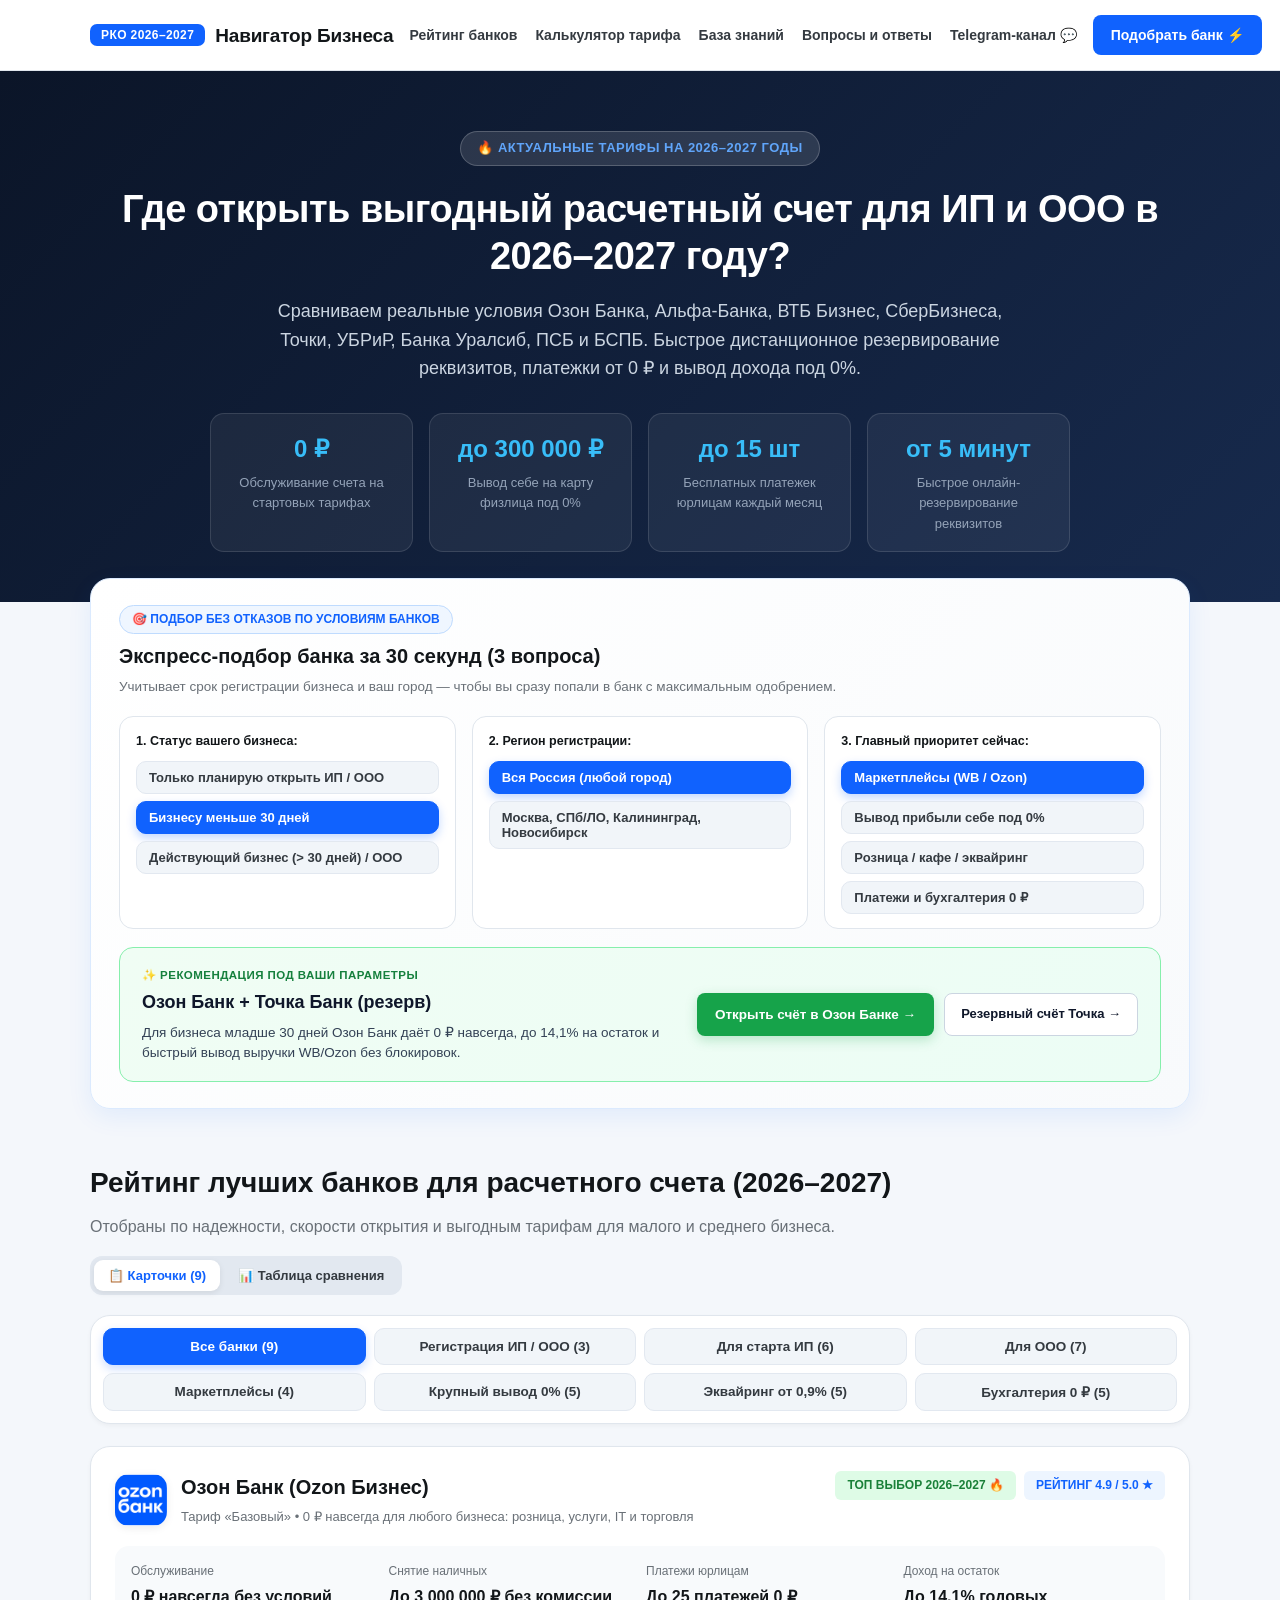
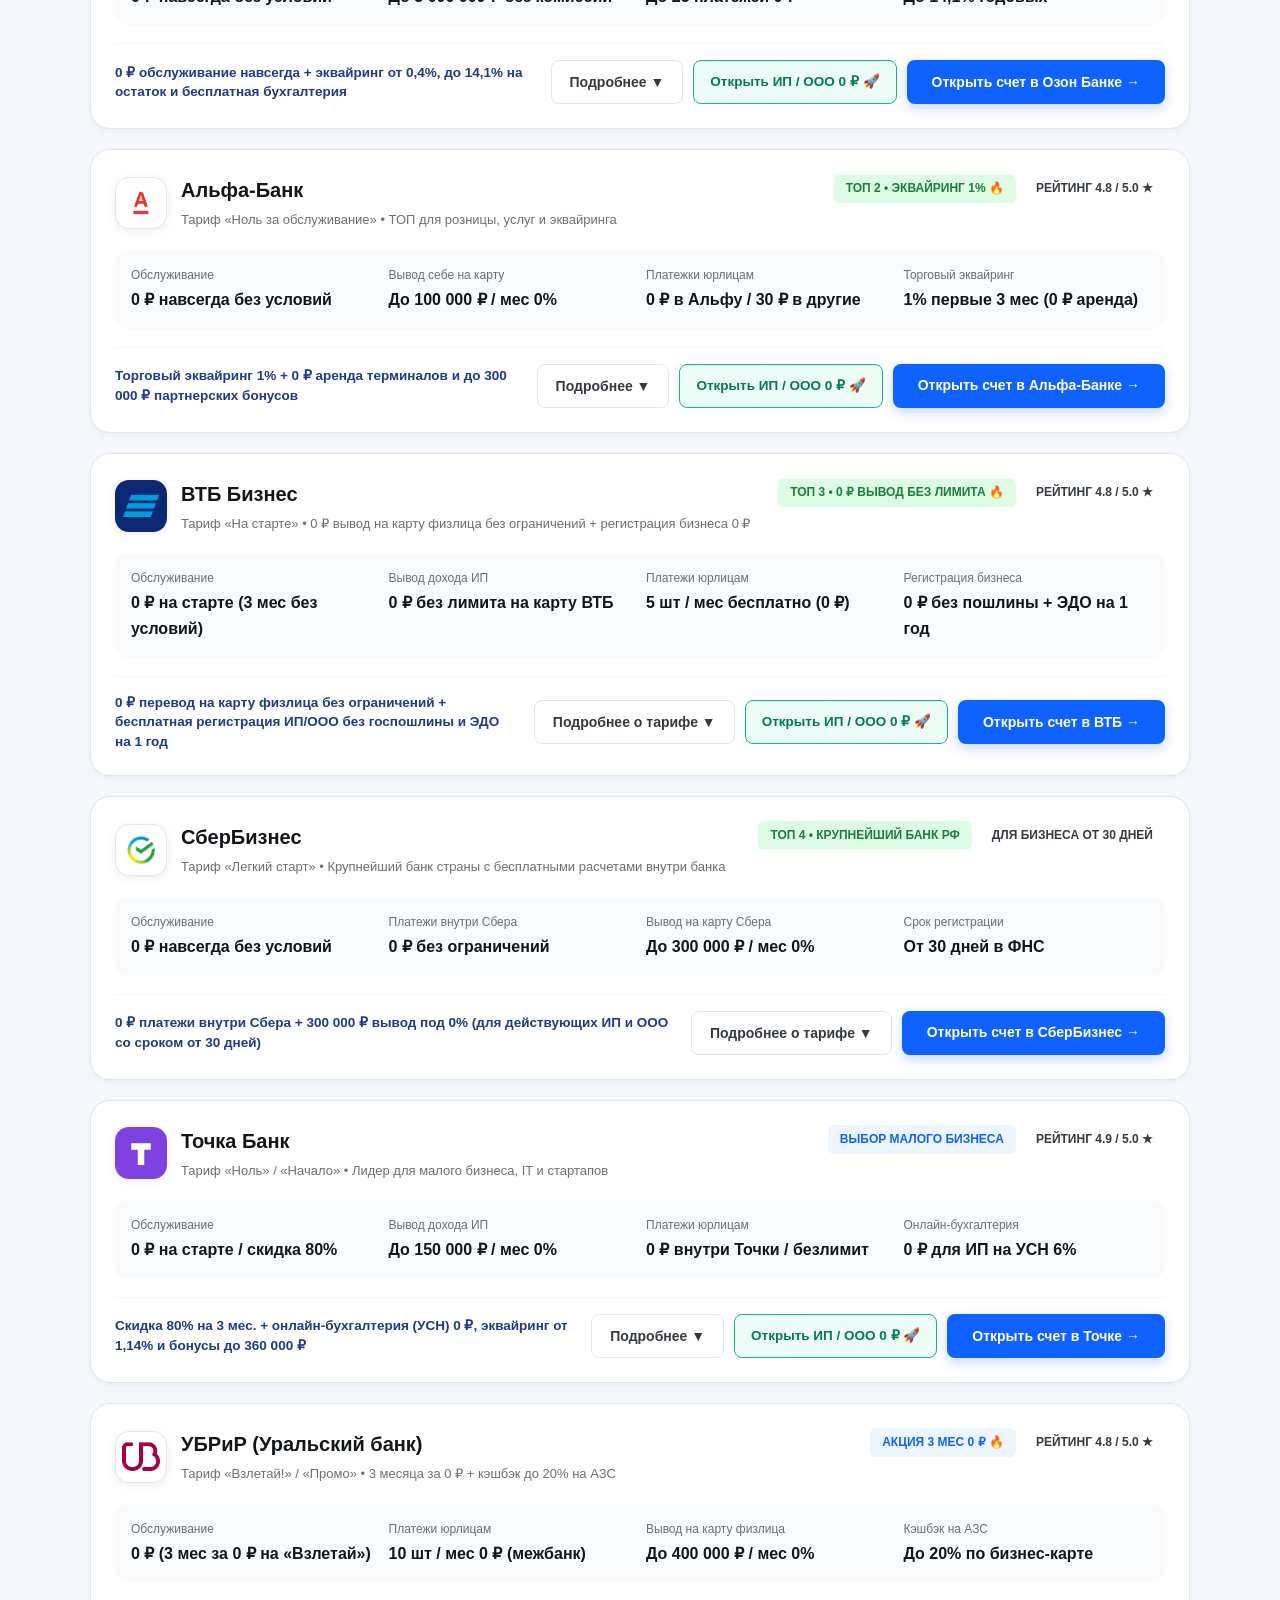
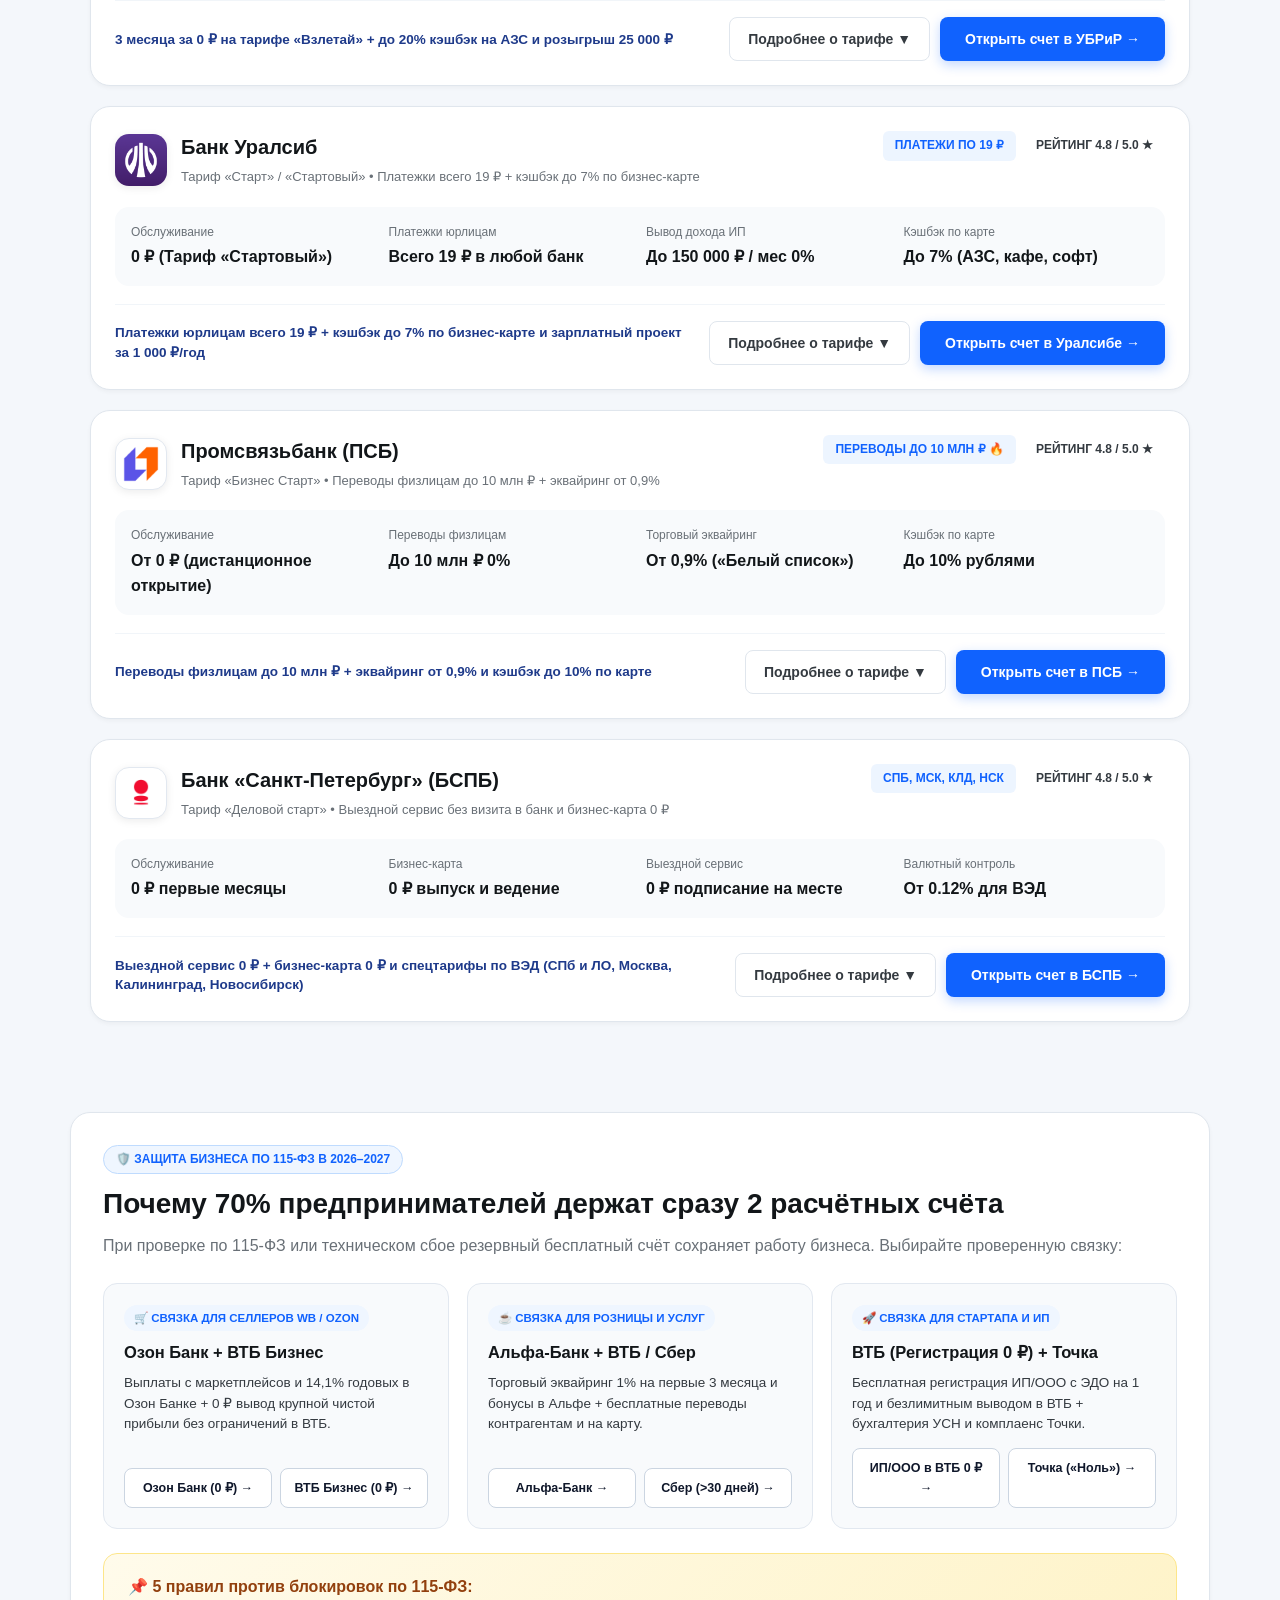
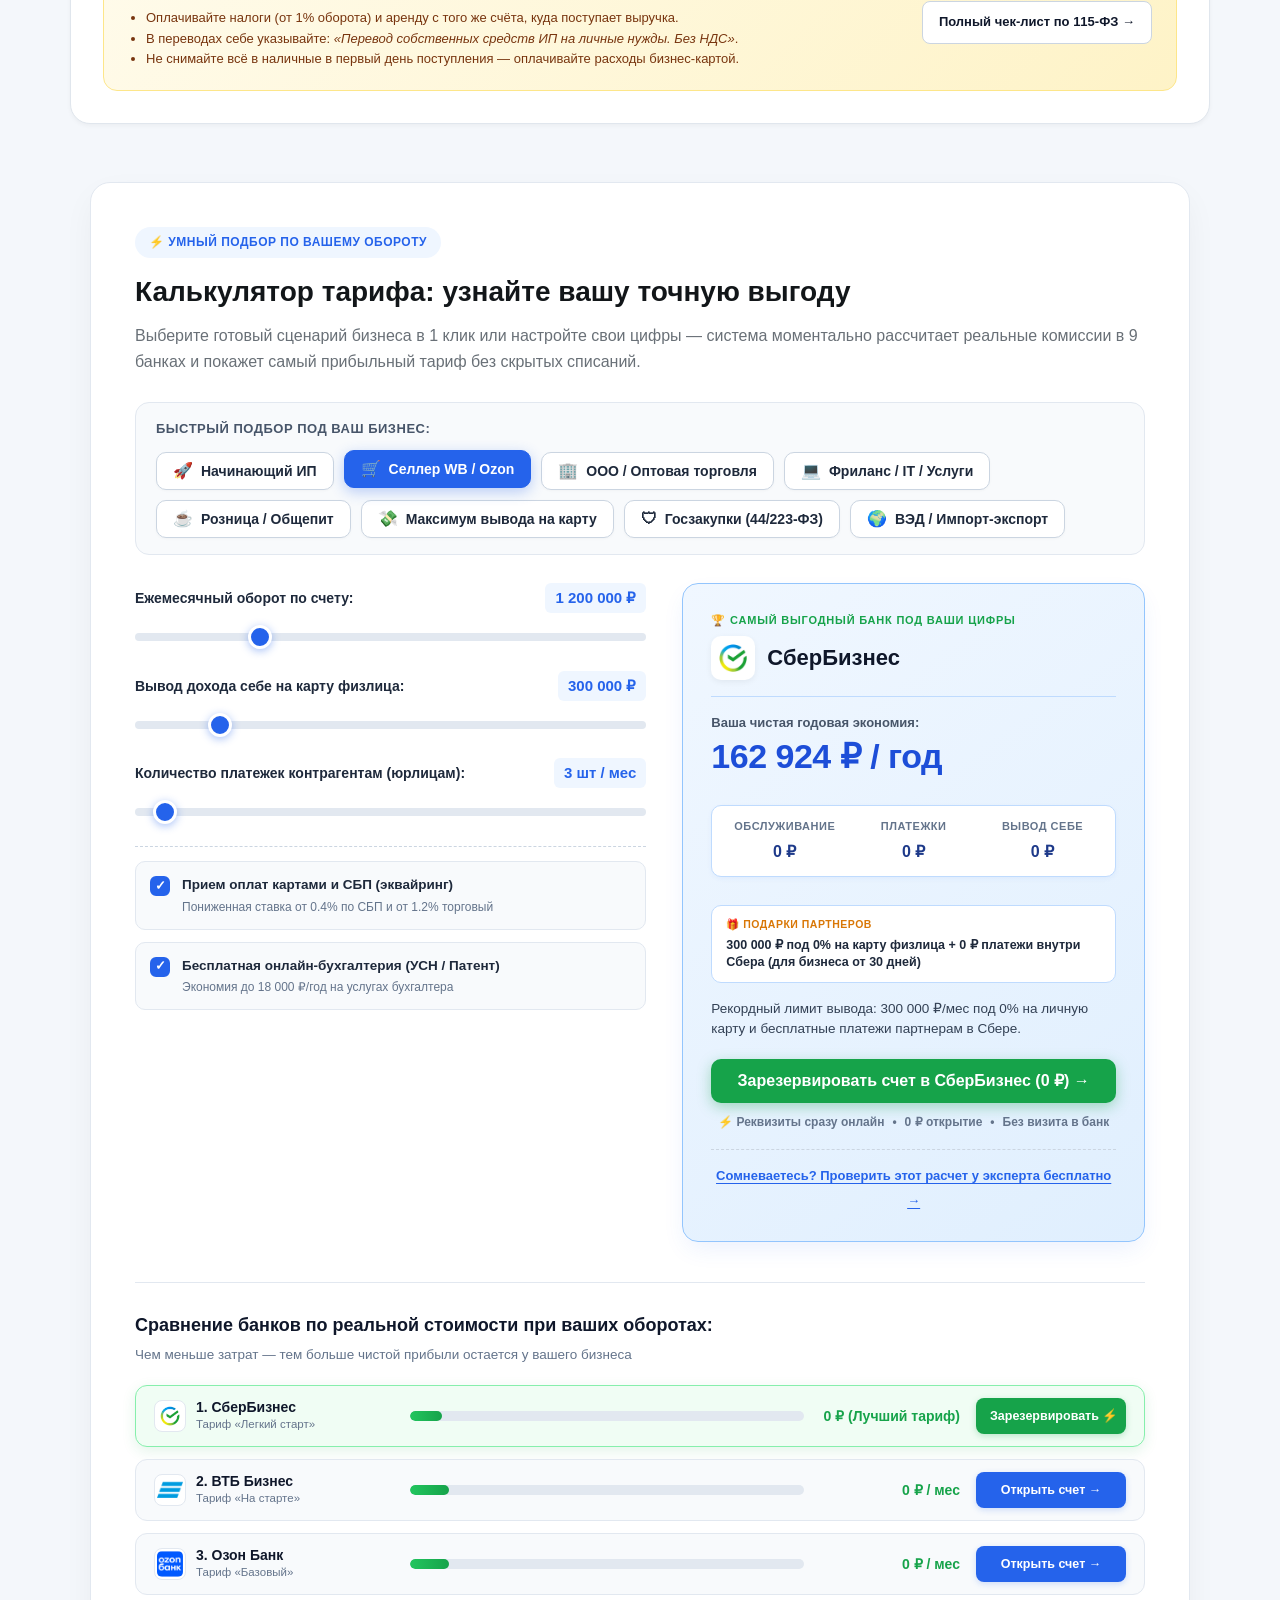
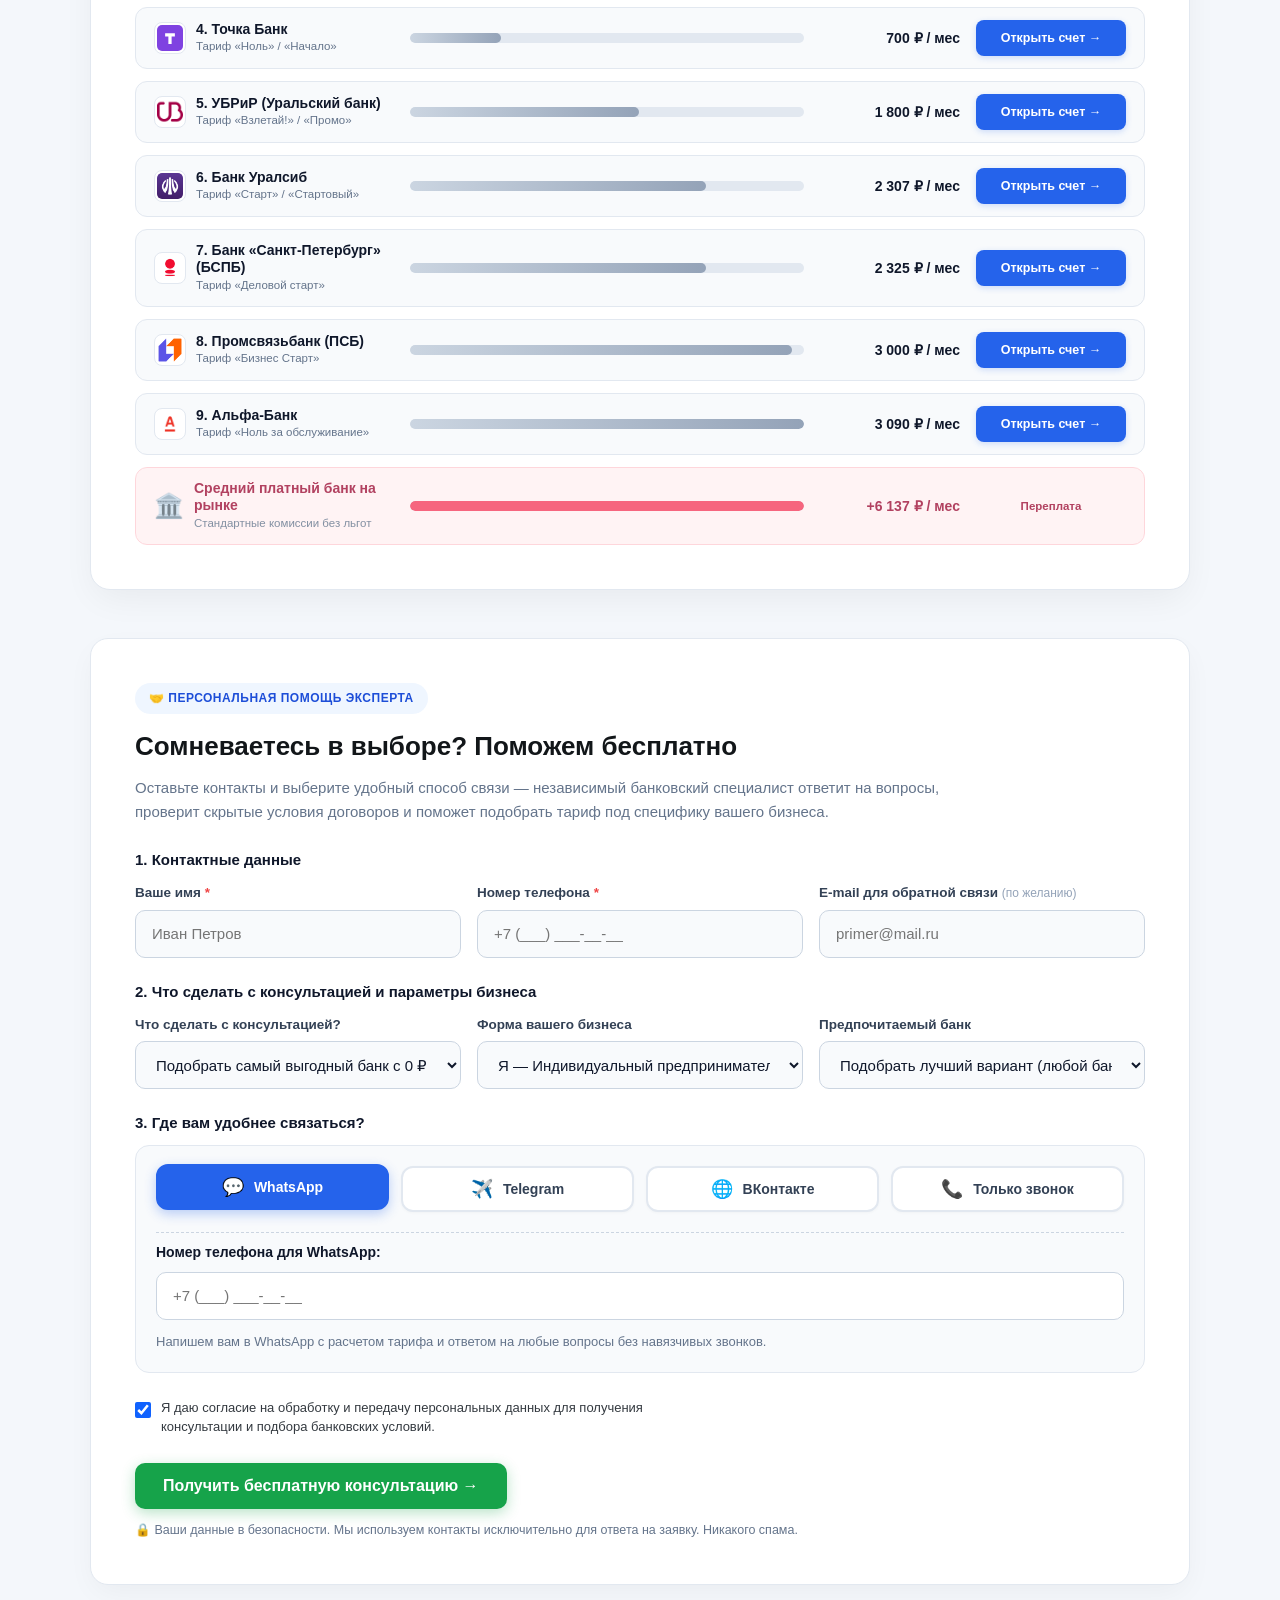
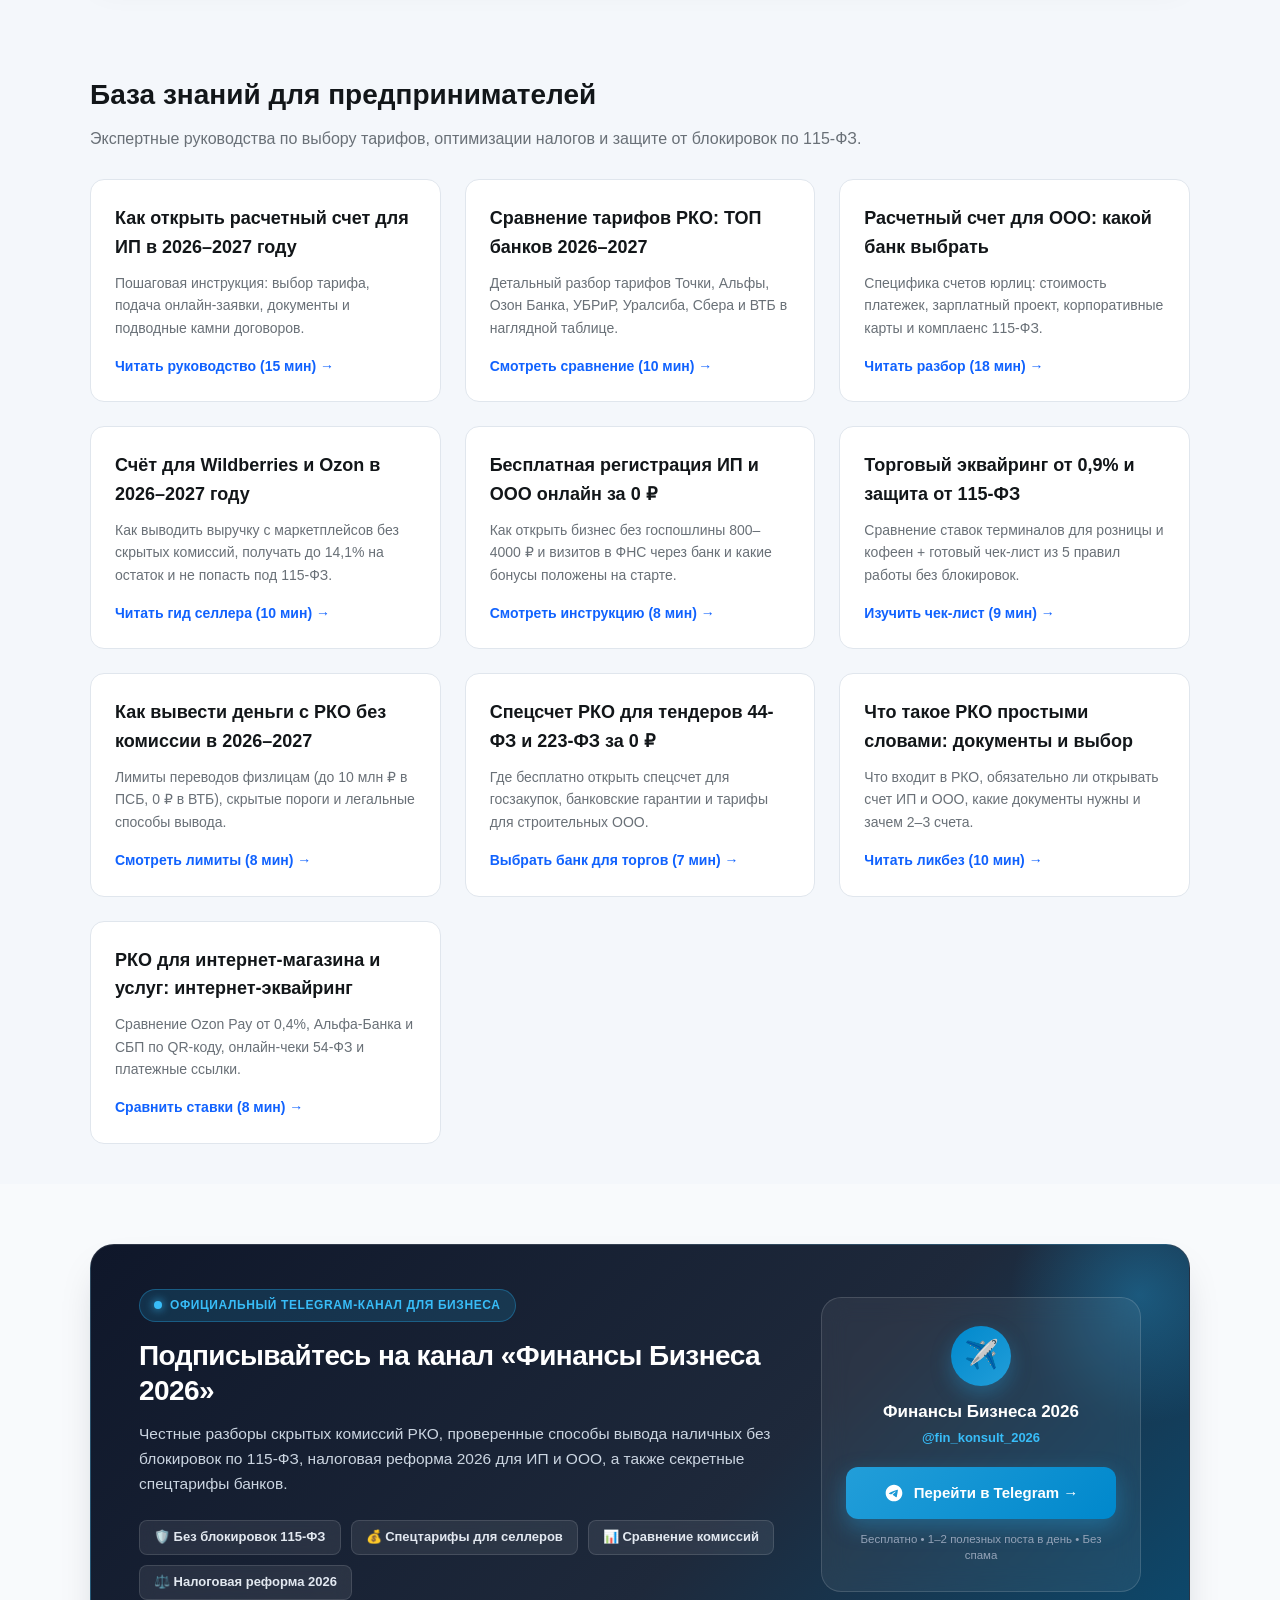
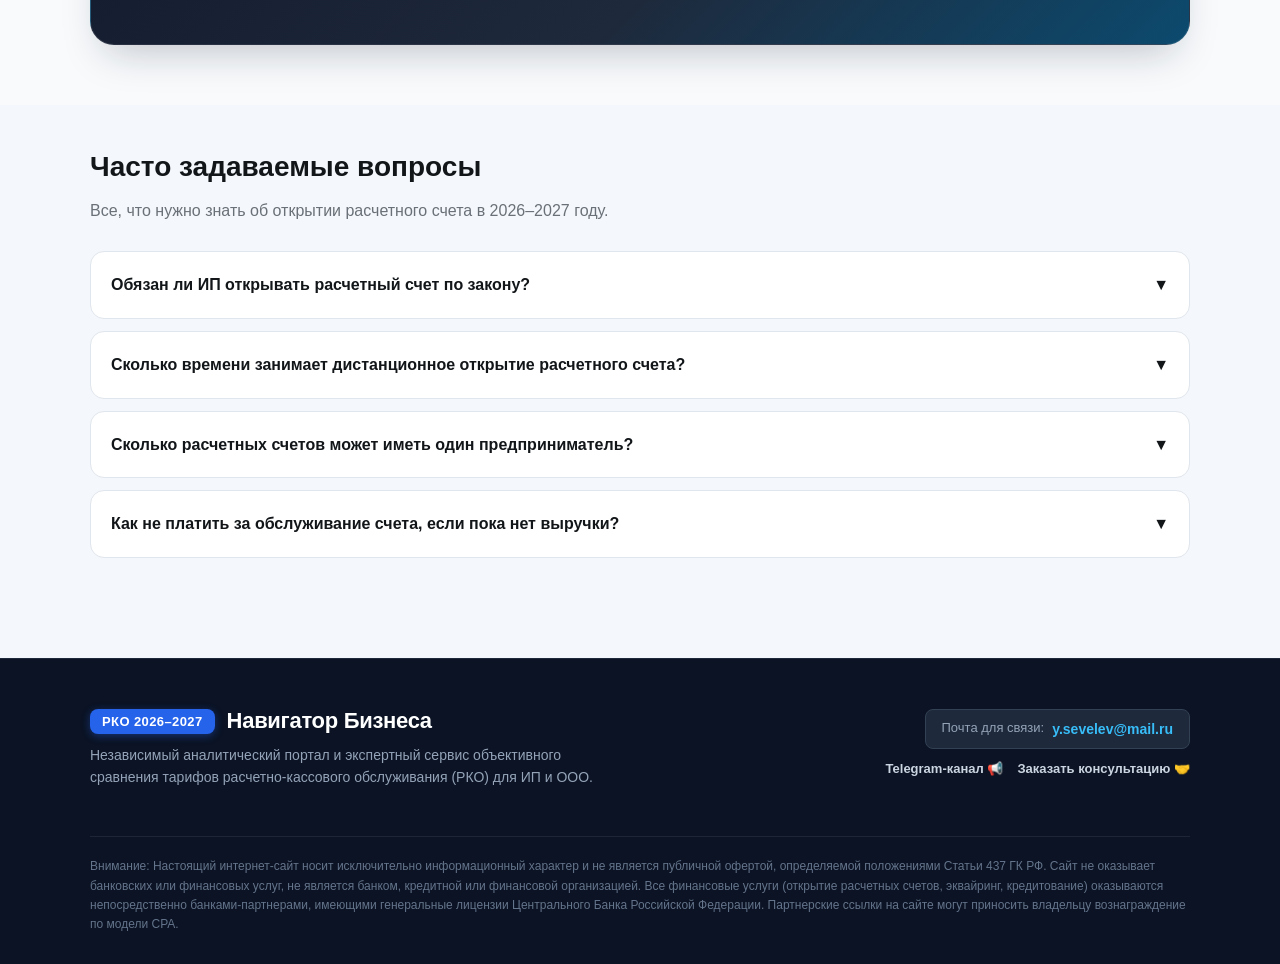
<file: index.html>
<!DOCTYPE html>
<html lang="ru">
<head>
    <meta charset="UTF-8">
    <meta name="viewport" content="width=device-width, initial-scale=1.0">
    <title>ТОП-9 Банков для открытия расчетного счета (РКО) 2026–2027: ИП и ООО</title>
    <meta name="description" content="Честное сравнение тарифов РКО для ИП и ООО в 2026–2027 году. Открытие за 0 ₽, бесплатная онлайн-бухгалтерия, переводы без комиссии. Калькулятор выгоды и бонусы до 360 000 ₽.">
    <link rel="canonical" href="https://rkonavigator.ru/">

    <!-- Yandex.Metrika counter -->
    <script type="text/javascript">
        (function(m,e,t,r,i,k,a){m[i]=m[i]||function(){(m[i].a=m[i].a||[]).push(arguments)};
        m[i].l=1*new Date();
        for (var j = 0; j < document.scripts.length; j++) {if (document.scripts[j].src === r) { return; }}
        k=e.createElement(t),a=e.getElementsByTagName(t)[0],k.async=1,k.src=r,a.parentNode.insertBefore(k,a)})
        (window, document, "script", "https://mc.yandex.ru/metrika/tag.js", "ym");

        ym(114728691, "init", {
            clickmap:true,
            trackLinks:true,
            accurateTrackBounce:true,
            webvisor:true
        });
    </script>
    <noscript><div><img src="https://mc.yandex.ru/watch/114728691" style="position:absolute; left:-9999px;" alt="" /></div></noscript>
    <!-- /Yandex.Metrika counter -->

    <!-- Open Graph (красивые превью в Telegram, VK, WhatsApp) -->
    <meta property="og:type" content="website">
    <meta property="og:locale" content="ru_RU">
    <meta property="og:url" content="https://rkonavigator.ru/">
    <meta property="og:site_name" content="РКО Навигатор Бизнеса 2026–2027">
    <meta property="og:title" content="ТОП-9 Банков для расчётного счёта (РКО) 2026–2027: ИП и ООО">
    <meta property="og:description" content="Сравнение тарифов Озон Банка, Альфы, ВТБ, Сбера, Точки и др.: обслуживание 0 ₽, вывод без комиссии, эквайринг от 0,9% и калькулятор выгоды.">

    <!-- Schema.org: FAQPage и рейтинг банков для расширенных сниппетов Яндекса и Google -->
    <script type="application/ld+json">
    {
      "@context": "https://schema.org",
      "@graph": [
        {
          "@type": "FAQPage",
          "mainEntity": [
            {
              "@type": "Question",
              "name": "Обязан ли ИП открывать расчетный счет по закону?",
              "acceptedAnswer": {
                "@type": "Answer",
                "text": "По закону РФ индивидуальный предприниматель не обязан открывать расчетный счет, если принимает только наличные до 100 000 рублей по одному договору. Однако работать с маркетплейсами (Wildberries, Ozon), принимать безналичную оплату по эквайрингу или платить налоги без расчетного счета практически невозможно."
              }
            },
            {
              "@type": "Question",
              "name": "Сколько времени занимает дистанционное открытие расчетного счета?",
              "acceptedAnswer": {
                "@type": "Answer",
                "text": "Реквизиты счета бронируются за 5–15 минут после заполнения онлайн-заявки — их сразу можно указывать в договорах и счетах на оплату. Полная активация счета происходит после подписания документов с представителем банка или через КЭП."
              }
            },
            {
              "@type": "Question",
              "name": "Сколько расчетных счетов может иметь один предприниматель?",
              "acceptedAnswer": {
                "@type": "Answer",
                "text": "Законодательство РФ не ограничивает количество расчетных счетов. Опытные предприниматели держат 2–3 счета в разных банках: основной для текущих операций, второй для маркетплейсов или эквайринга, третий — резервный на случай проверок по 115-ФЗ."
              }
            },
            {
              "@type": "Question",
              "name": "Как не платить за обслуживание счета, если пока нет выручки?",
              "acceptedAnswer": {
                "@type": "Answer",
                "text": "Выбирайте стартовые тарифы с платой 0 ₽/месяц: тариф «Базовый» в Озон Банке, «Ноль» в Точке, «Легкий старт» в Сбере, «На старте» в ВТБ или «Ноль за обслуживание» в Альфа-Банке."
              }
            }
          ]
        },
        {
          "@type": "ItemList",
          "name": "Рейтинг банков для РКО 2026–2027",
          "itemListOrder": "https://schema.org/ItemListOrderAscending",
          "numberOfItems": 9,
          "itemListElement": [
            {"@type": "ListItem", "position": 1, "name": "Озон Банк (Ozon Бизнес)"},
            {"@type": "ListItem", "position": 2, "name": "Альфа-Банк"},
            {"@type": "ListItem", "position": 3, "name": "ВТБ Бизнес"},
            {"@type": "ListItem", "position": 4, "name": "СберБизнес"},
            {"@type": "ListItem", "position": 5, "name": "Точка Банк"},
            {"@type": "ListItem", "position": 6, "name": "УБРиР"},
            {"@type": "ListItem", "position": 7, "name": "Банк Уралсиб"},
            {"@type": "ListItem", "position": 8, "name": "Промсвязьбанк (ПСБ)"},
            {"@type": "ListItem", "position": 9, "name": "Банк «Санкт-Петербург» (БСПБ)"}
          ]
        }
      ]
    }
    </script>
    
    <!-- Стили -->
    <link rel="stylesheet" href="css/style.css?v=20261128b">

    <!-- Фавиконка -->
    <link rel="icon" href="data:image/svg+xml,<svg xmlns='http://www.w3.org/2000/svg' viewBox='0 0 100 100'><text y='.9em' font-size='90'>🏦</text></svg>">
</head>
<body>

    <!-- ШАПКА САЙТА -->
    <header class="header">
        <div class="container header-inner">
            <a href="index.html" class="logo">
                <span class="logo-badge">РКО 2026–2027</span>
                <span class="logo-text">Навигатор Бизнеса</span>
            </a>
            <ul class="nav-links">
                <li><a href="#rating">Рейтинг банков</a></li>
                <li><a href="#calculator">Калькулятор тарифа</a></li>
                <li><a href="#articles">База знаний</a></li>
                <li><a href="#faq">Вопросы и ответы</a></li>
                <li><a href="https://t.me/fin_konsult_2026" class="link-tg-channel" target="_blank" rel="noopener">Telegram-канал 💬</a></li>
            </ul>
            <a href="#calculator" class="header-cta">Подобрать банк ⚡</a>
        </div>
    </header>

        <!-- ГЕРОЙ-СЕКЦИЯ -->
    <section class="hero">
        <div class="container">
            <span class="hero-tag">🔥 АКТУАЛЬНЫЕ ТАРИФЫ НА 2026–2027 ГОДЫ</span>
            <h1>Где открыть выгодный расчетный счет для ИП и ООО в 2026–2027 году?</h1>
            <p>Сравниваем реальные условия Озон Банка, Альфа-Банка, ВТБ Бизнес, СберБизнеса, Точки, УБРиР, Банка Уралсиб, ПСБ и БСПБ. Быстрое дистанционное резервирование реквизитов, платежки от 0 ₽ и вывод дохода под 0%.</p>
            
            <div class="hero-stats">
                <div class="stat-item">
                    <div class="stat-num">0 ₽</div>
                    <div class="stat-desc">Обслуживание счета на стартовых тарифах</div>
                </div>
                <div class="stat-item">
                    <div class="stat-num">до 300 000 ₽</div>
                    <div class="stat-desc">Вывод себе на карту физлица под 0%</div>
                </div>
                <div class="stat-item">
                    <div class="stat-num">до 15 шт</div>
                    <div class="stat-desc">Бесплатных платежек юрлицам каждый месяц</div>
                </div>
                <div class="stat-item">
                    <div class="stat-num">от 5 минут</div>
                    <div class="stat-desc">Быстрое онлайн-резервирование реквизитов</div>
                </div>
            </div>
        </div>
    </section>

    <!-- ЭКСПРЕСС-КВИЗ ПОДБОРА БАНКА ЗА 30 СЕКУНД -->
    <section class="container quiz-section" id="quiz-assistant">
        <div class="quiz-card">
            <div class="quiz-header">
                <div>
                    <span class="quiz-badge">🎯 ПОДБОР БЕЗ ОТКАЗОВ ПО УСЛОВИЯМ БАНКОВ</span>
                    <h2 class="quiz-title">Экспресс-подбор банка за 30 секунд (3 вопроса)</h2>
                    <p class="quiz-subtitle">Учитывает срок регистрации бизнеса и ваш город — чтобы вы сразу попали в банк с максимальным одобрением.</p>
                </div>
            </div>
            <div class="quiz-grid">
                <div class="quiz-step-box">
                    <span class="quiz-step-label">1. Статус вашего бизнеса:</span>
                    <div class="quiz-pills" data-quiz-group="status">
                        <button type="button" class="quiz-pill" data-val="new">Только планирую открыть ИП / ООО</button>
                        <button type="button" class="quiz-pill active" data-val="under30">Бизнесу меньше 30 дней</button>
                        <button type="button" class="quiz-pill" data-val="over30">Действующий бизнес (&gt; 30 дней) / ООО</button>
                    </div>
                </div>
                <div class="quiz-step-box">
                    <span class="quiz-step-label">2. Регион регистрации:</span>
                    <div class="quiz-pills" data-quiz-group="geo">
                        <button type="button" class="quiz-pill active" data-val="all">Вся Россия (любой город)</button>
                        <button type="button" class="quiz-pill" data-val="top4">Москва, СПб/ЛО, Калининград, Новосибирск</button>
                    </div>
                </div>
                <div class="quiz-step-box">
                    <span class="quiz-step-label">3. Главный приоритет сейчас:</span>
                    <div class="quiz-pills" data-quiz-group="goal">
                        <button type="button" class="quiz-pill active" data-val="mp">Маркетплейсы (WB / Ozon)</button>
                        <button type="button" class="quiz-pill" data-val="cash">Вывод прибыли себе под 0%</button>
                        <button type="button" class="quiz-pill" data-val="acq">Розница / кафе / эквайринг</button>
                        <button type="button" class="quiz-pill" data-val="buh">Платежи и бухгалтерия 0 ₽</button>
                    </div>
                </div>
            </div>
            <div class="quiz-result-box" id="quiz-result-box">
                <div class="quiz-result-info">
                    <span class="quiz-result-tag" id="quiz-result-tag">✨ РЕКОМЕНДАЦИЯ ПОД ВАШИ ПАРАМЕТРЫ</span>
                    <h3 class="quiz-result-title" id="quiz-result-title">Озон Банк + ВТБ Бизнес (резерв)</h3>
                    <p class="quiz-result-reason" id="quiz-result-reason">Для нового бизнеса до 30 дней на маркетплейсах Озон Банк дает 0 ₽ навсегда и до 14,1% на остаток, а ВТБ обеспечит 0 ₽ вывод без лимита.</p>
                </div>
                <div class="quiz-result-actions" id="quiz-result-actions">
                    <a href="#" class="btn-quiz-primary" data-bank="ozon" target="_blank" rel="sponsored nofollow">Открыть основной счет →</a>
                    <a href="#" class="btn-quiz-reserve" data-bank="vtb" target="_blank" rel="sponsored nofollow">Резервный счет ВТБ →</a>
                </div>
            </div>
        </div>
    </section>

    <!-- ОСНОВНОЙ РЕЙТИНГ БАНКОВ -->
    <main class="banks-section" id="rating">
        <div class="container">
            <div class="rating-top-bar">
                <div>
                    <h2 class="section-title">Рейтинг лучших банков для расчетного счета (2026–2027)</h2>
                    <p class="section-subtitle" style="margin-bottom: 0;">Отобраны по надежности, скорости открытия и выгодным тарифам для малого и среднего бизнеса.</p>
                </div>
                <div class="view-switcher">
                    <button type="button" class="view-tab-btn active" data-view="cards">📋 Карточки (9)</button>
                    <button type="button" class="view-tab-btn" data-view="table">📊 Таблица сравнения</button>
                </div>
            </div>

            <!-- ФИЛЬТРЫ НЕПОСРЕДСТВЕННО НАД КАРТОЧКАМИ И ТАБЛИЦЕЙ -->
            <div class="filters-section">
                <div class="filters-wrapper">
                    <button class="filter-btn active" data-filter="all">Все банки (9)</button>
                    <button class="filter-btn" data-filter="reg">Регистрация ИП / ООО (3)</button>
                    <button class="filter-btn" data-filter="ip">Для старта ИП (6)</button>
                    <button class="filter-btn" data-filter="ooo">Для ООО (7)</button>
                    <button class="filter-btn" data-filter="mp">Маркетплейсы (4)</button>
                    <button class="filter-btn" data-filter="cash">Крупный вывод 0% (5)</button>
                    <button class="filter-btn" data-filter="acq">Эквайринг от 0,9% (5)</button>
                    <button class="filter-btn" data-filter="buh">Бухгалтерия 0 ₽ (5)</button>
                </div>
            </div>

            <div class="quick-compare-wrap" id="quick-compare-table-wrap">
                <table class="quick-compare-table">
                    <thead>
                        <tr>
                            <th>Банк</th>
                            <th>Обслуживание</th>
                            <th>Вывод ИП под 0%</th>
                            <th>Платежки юрлицам</th>
                            <th>Эквайринг</th>
                            <th>Переход</th>
                        </tr>
                    </thead>
                    <tbody>
                        <tr data-category="all reg ip mp cash acq buh">
                            <td><div class="table-bank-cell"><img src="images/banks/ozon.png" alt="Озон Банк"><span>1. Озон Банк</span></div></td>
                            <td>0 ₽ навсегда</td>
                            <td>До 3 млн ₽ (карта) / 150k СБП</td>
                            <td>До 25 шт. 0 ₽</td>
                            <td>От 0,99%</td>
                            <td><a href="#" class="btn-table-cta" data-bank="ozon" target="_blank" rel="sponsored nofollow">Открыть →</a></td>
                        </tr>
                        <tr data-category="all reg ip ooo mp acq buh">
                            <td><div class="table-bank-cell"><img src="images/banks/alfa.png" alt="Альфа-Банк"><span>2. Альфа-Банк</span></div></td>
                            <td>0 ₽ навсегда</td>
                            <td>До 100 000 ₽ / мес 0%</td>
                            <td>0 ₽ внутри / 30 ₽ внешние</td>
                            <td><strong>1% (3 мес.)</strong></td>
                            <td><a href="#" class="btn-table-cta" data-bank="alfa" target="_blank" rel="sponsored nofollow">Открыть →</a></td>
                        </tr>
                        <tr data-category="all reg ip ooo mp cash acq buh">
                            <td><div class="table-bank-cell"><img src="images/banks/vtb.png" alt="ВТБ Бизнес"><span>3. ВТБ Бизнес</span></div></td>
                            <td>0 ₽ первые 3 мес.</td>
                            <td><strong>0 ₽ БЕЗ ЛИМИТА</strong> (карта ВТБ)</td>
                            <td>5 шт. бесплатно</td>
                            <td>От 1,3%</td>
                            <td><a href="#" class="btn-table-cta" data-bank="vtb" target="_blank" rel="sponsored nofollow">Открыть →</a></td>
                        </tr>
                        <tr data-category="all ooo cash buh">
                            <td><div class="table-bank-cell"><img src="images/banks/sber.png" alt="СберБизнес"><span>4. СберБизнес</span></div></td>
                            <td>0 ₽ навсегда (&gt;30 дней)</td>
                            <td>До 300 000 ₽ / мес 0%</td>
                            <td>0 ₽ внутри Сбера</td>
                            <td>От 1,0%</td>
                            <td><a href="#" class="btn-table-cta" data-bank="sber" target="_blank" rel="sponsored nofollow">Открыть →</a></td>
                        </tr>
                        <tr data-category="all ip ooo mp buh">
                            <td><div class="table-bank-cell"><img src="images/banks/tochka.svg" alt="Точка Банк"><span>5. Точка Банк</span></div></td>
                            <td>0 ₽ / скидка 80%</td>
                            <td>До 150k – 1 млн ₽</td>
                            <td>0 ₽ внутри / безлимит на пакетах</td>
                            <td>От 1,4%</td>
                            <td><a href="#" class="btn-table-cta" data-bank="tochka" target="_blank" rel="sponsored nofollow">Открыть →</a></td>
                        </tr>
                        <tr data-category="all ip cash acq">
                            <td><div class="table-bank-cell"><img src="images/banks/ubrir.png" alt="УБРиР"><span>6. УБРиР</span></div></td>
                            <td>0 ₽ (3 мес. «Взлетай»)</td>
                            <td>До 400 000 ₽ / мес 0%</td>
                            <td>10 шт. / мес 0 ₽</td>
                            <td>1% (4 мес.)</td>
                            <td><a href="#" class="btn-table-cta" data-bank="ubrir" target="_blank" rel="sponsored nofollow">Открыть →</a></td>
                        </tr>
                        <tr data-category="all ip ooo">
                            <td><div class="table-bank-cell"><img src="images/banks/uralsib.png" alt="Банк Уралсиб"><span>7. Уралсиб</span></div></td>
                            <td>0 ₽ («Стартовый»)</td>
                            <td>До 150 000 ₽ / мес 0%</td>
                            <td><strong>19 ₽</strong> любая платежка</td>
                            <td>От 1,4%</td>
                            <td><a href="#" class="btn-table-cta" data-bank="uralsib" target="_blank" rel="sponsored nofollow">Открыть →</a></td>
                        </tr>
                        <tr data-category="all ooo cash acq">
                            <td><div class="table-bank-cell"><img src="images/banks/psb.png" alt="ПСБ"><span>8. ПСБ</span></div></td>
                            <td>От 0 ₽ («Бизнес Старт»)</td>
                            <td>До 10 млн ₽ (спецтариф)</td>
                            <td>До 30 шт. 0 ₽</td>
                            <td><strong>От 0,9%</strong></td>
                            <td><a href="#" class="btn-table-cta" data-bank="psb" target="_blank" rel="sponsored nofollow">Открыть →</a></td>
                        </tr>
                        <tr data-category="all ooo">
                            <td><div class="table-bank-cell"><img src="images/banks/bspb.png" alt="БСПБ"><span>9. БСПБ</span></div></td>
                            <td>0 ₽ промо (4 региона)</td>
                            <td>До 150 000 ₽ / мес 0%</td>
                            <td>От 25 ₽ / ВЭД 0,12%</td>
                            <td>От 1,3%</td>
                            <td><a href="#" class="btn-table-cta" data-bank="bspb" target="_blank" rel="sponsored nofollow">Открыть →</a></td>
                        </tr>
                    </tbody>
                </table>
            </div>

            <div class="cards-list">

                <!-- КАРТОЧКА 1: ОЗОН БАНК -->
                <div class="bank-card" data-category="all reg ip mp cash acq buh">
                    <div class="bank-card-header">
                        <div class="bank-meta">
                            <div class="bank-avatar"><img src="images/banks/ozon.png" alt="Озон Банк" class="bank-logo-img"></div>
                            <div class="bank-title-group">
                                <h3>Озон Банк (Ozon Бизнес)</h3>
                                <span class="bank-tag">Тариф «Базовый» • 0 ₽ навсегда для любого бизнеса: розница, услуги, IT и торговля</span>
                            </div>
                        </div>
                        <div class="badges-group">
                            <span class="badge badge-top">ТОП ВЫБОР 2026–2027 🔥</span>
                            <span class="badge badge-popular">РЕЙТИНГ 4.9 ★</span>
                        </div>
                    </div>
                    <div class="specs-row">
                        <div class="spec-box">
                            <span class="spec-name">Обслуживание</span>
                            <span class="spec-val">0 ₽ навсегда без условий</span>
                        </div>
                        <div class="spec-box">
                            <span class="spec-name">Снятие наличных</span>
                            <span class="spec-val">До 3 000 000 ₽ без комиссии</span>
                        </div>
                        <div class="spec-box">
                            <span class="spec-name">Платежи юрлицам</span>
                            <span class="spec-val">До 25 платежей 0 ₽</span>
                        </div>
                        <div class="spec-box">
                            <span class="spec-name">Доход на остаток</span>
                            <span class="spec-val">До 14,1% годовых</span>
                        </div>
                    </div>
                    <div class="card-action-bar">
                        <div class="bonus-alert">0 ₽ обслуживание навсегда + до 14,1% на остаток и бесплатная онлайн-бухгалтерия</div>
                        <div class="action-buttons">
                            <button class="btn-details btn-toggle-details">Подробнее ▼</button>
                            <a href="#" class="btn-reg-business" data-bank="ozon" data-action="reg" target="_blank" rel="sponsored nofollow">
                                Открыть ИП / ООО 0 ₽ 🚀
                            </a>
                            <a href="#" class="btn-open-account" data-bank="ozon" target="_blank" rel="sponsored nofollow">
                                Открыть счет в Озон Банке →
                            </a>
                        </div>
                    </div>
                    <div class="tariff-details-drawer">
                        <div class="details-grid">
                            <div class="details-block">
                                <h4>Честные условия и тариф:</h4>
                                <ul class="details-list">
                                    <li><strong>Абонентская плата:</strong> 0 ₽/мес навсегда без требований к обороту и без скрытых списаний.</li>
                                    <li><strong>Платежи юрлицам:</strong> до 25 платежей в месяц бесплатно в любые банки РФ, далее от 49 ₽.</li>
                                    <li><strong>Снятие наличных и вывод:</strong> бесплатная бизнес-карта со снятием до 3 000 000 ₽/мес без комиссии; переводы по СБП в другие банки — до 150 000 ₽/мес под 0%.</li>
                                    <li><strong>Онлайн-бухгалтерия:</strong> 0 ₽ навсегда (для ИП на УСН «Доходы», ИП и ООО на АУСН).</li>
                                </ul>
                            </div>
                            <div class="details-block">
                                <h4>Бонусы и преимущества:</h4>
                                <ul class="details-list">
                                    <li>Накопительный счет для бизнеса со ставкой до 13,77% и срочные депозиты до 14,11% годовых.</li>
                                    <li>Бесплатная регистрация ИП и ООО онлайн без госпошлины (0 ₽) и очередей в ФНС.</li>
                                    <li>Зарплатный проект за 0 ₽: бесплатное подключение и выплаты без комиссии на карты Озон Банка.</li>
                                    <li>Живая техподдержка без роботов — 24/7 быстрые ответы в чате.</li>
                                    <li>💡 <strong>Активация всех бонусов:</strong> для подключения привилегий тарифа достаточно пополнить счет от 3 000 ₽ после открытия.</li>
                                </ul>
                            </div>
                        </div>

                        <!-- БЛОК ЭКВАЙРИНГА ОЗОН БАНКА (ТОРГОВЫЙ + ИНТЕРНЕТ) -->
                        <div class="acquiring-promo-box">
                            <div class="acq-info">
                                <span class="acq-tag">💳 ТОРГОВЫЙ ЭКВАЙРИНГ & ПРОДВИЖЕНИЕ В OZON</span>
                                <h4>Торговый эквайринг: комиссия от 0,4% + 1-й месяц бесплатно и реклама в экосистеме Ozon</h4>
                                <p>Комплекс для розницы и офлайн-точек. Зачисление по СБП за 15 минут, бесплатная доставка терминала (курьером или в любой ПВЗ Ozon по всей РФ, включая Крым). Продвижение бизнеса в сервисе «Места рядом» на экранах ПВЗ и в приложении Ozon!</p>
                            </div>
                            <a href="#" class="btn-acquiring" data-bank="ozon" data-action="acquiring" target="_blank" rel="sponsored nofollow">
                                Подключить торговый эквайринг (от 0,4%) →
                            </a>
                        </div>

                        <!-- БЛОК ИНТЕРНЕТ-ЭКВАЙРИНГА ОЗОН БАНКА -->
                        <div class="acquiring-promo-box" style="margin-top: 15px; border-left-color: #005bff;">
                            <div class="acq-info">
                                <span class="acq-tag" style="color: #005bff;">🌐 ИНТЕРНЕТ-ЭКВАЙРИНГ ДЛЯ САЙТОВ И СОЦСЕТЕЙ</span>
                                <h4>Ozon Pay: онлайн-оплата от 0,4% + интеграция с доставкой Ozon и чеки по 54-ФЗ</h4>
                                <p>Оплата в 1 клик для 65 млн покупателей Ozon с сохранёнными картами. Готовые модули для популярных CMS, приём платежей по ссылкам в мессенджерах, авторассрочка в чекауте и выбор ПВЗ Ozon прямо в окне оплаты!</p>
                            </div>
                            <a href="#" class="btn-acquiring" style="background: linear-gradient(135deg, #005bff 0%, #0040b3 100%);" data-bank="ozon" data-action="internet_acquiring" target="_blank" rel="sponsored nofollow">
                                Подключить интернет-эквайринг Ozon Pay →
                            </a>
                        </div>
                    </div>
                </div>

                <!-- КАРТОЧКА 2: АЛЬФА-БАНК -->
                <div class="bank-card" data-category="all reg ip ooo mp acq buh">
                    <div class="bank-card-header">
                        <div class="bank-meta">
                            <div class="bank-avatar bank-avatar-light"><img src="images/banks/alfa.png" alt="Альфа-Банк" class="bank-logo-img"></div>
                            <div class="bank-title-group">
                                <h3>Альфа-Банк</h3>
                                <span class="bank-tag">Тариф «Ноль за обслуживание» • ТОП для розницы, услуг и эквайринга</span>
                            </div>
                        </div>
                        <div class="badges-group">
                            <span class="badge badge-top">ТОП 2 • ЭКВАЙРИНГ 1% 🔥</span>
                            <span class="badge badge-rating">РЕЙТИНГ 4.8 ★</span>
                        </div>
                    </div>
                    <div class="specs-row">
                        <div class="spec-box">
                            <span class="spec-name">Обслуживание</span>
                            <span class="spec-val">0 ₽ навсегда без условий</span>
                        </div>
                        <div class="spec-box">
                            <span class="spec-name">Вывод себе на карту</span>
                            <span class="spec-val">До 100 000 ₽ / мес 0%</span>
                        </div>
                        <div class="spec-box">
                            <span class="spec-name">Платежки юрлицам</span>
                            <span class="spec-val">0 ₽ в Альфу / 30 ₽ в другие</span>
                        </div>
                        <div class="spec-box">
                            <span class="spec-name">Торговый эквайринг</span>
                            <span class="spec-val">1% первые 3 мес (0 ₽ аренда)</span>
                        </div>
                    </div>
                    <div class="card-action-bar">
                        <div class="bonus-alert">Торговый эквайринг 1% + 0 ₽ аренда терминалов и до 300 000 ₽ партнерских бонусов</div>
                        <div class="action-buttons">
                            <button class="btn-details btn-toggle-details">Подробнее ▼</button>
                            <a href="#" class="btn-reg-business" data-bank="alfa" data-action="reg" target="_blank" rel="sponsored nofollow">
                                Открыть ИП / ООО 0 ₽ 🚀
                            </a>
                            <a href="#" class="btn-open-account" data-bank="alfa" target="_blank" rel="sponsored nofollow">
                                Открыть счет в Альфа-Банке →
                            </a>
                        </div>
                    </div>
                    <div class="tariff-details-drawer">
                        <div class="details-grid">
                            <div class="details-block">
                                <h4>Честные условия и тариф:</h4>
                                <ul class="details-list">
                                    <li><strong>Абонентская плата:</strong> 0 ₽ в месяц навсегда без требований к обороту и скрытых списаний.</li>
                                    <li><strong>Вывод дохода ИП на карту физлица:</strong> до 100 000 ₽/мес под 0%; от 100 000 до 500 000 ₽ — 1.5%; свыше — 2.5%.</li>
                                    <li><strong>Платежи контрагентам:</strong> внутри Альфа-Банка — 0 ₽ круглосуточно; внешние в другие банки — 30 ₽ за документ.</li>
                                    <li><strong>Бесплатная онлайн-бухгалтерия:</strong> расчет налогов и взносов без бухгалтера + отдельный счет «Налоговая копилка» с начислением до 3% годовых на остаток.</li>
                                </ul>
                            </div>
                            <div class="details-block">
                                <h4>Бонусы и преимущества:</h4>
                                <ul class="details-list">
                                    <li>Подарки и бонусы на развитие бизнеса до 300 000 ₽ от партнеров Альфа-Банка (реклама в Яндекс Директ, VK, скидки на сервисы).</li>
                                    <li>Сервис «Индикатор риска» — бесплатный анализ операций для защиты от блокировок по 115-ФЗ.</li>
                                    <li>Кэшбэк до 5% по карте Alfa-Cash за бизнес-расходы и круглосуточные моментальные платежи.</li>
                                    <li>Выезд персонального менеджера для подписания документов в удобное вам место.</li>
                                    <li>💡 <strong>Активация счета:</strong> для подключения всех бонусов достаточно провести любой платеж/налог или сохранить остаток от 10 000 ₽ на конец месяца.</li>
                                </ul>
                            </div>
                        </div>

                        <!-- БЛОК ТОРГОВОГО ЭКВАЙРИНГА АЛЬФА-БАНКА -->
                        <div class="acquiring-promo-box">
                            <div class="acq-info">
                                <span class="acq-tag">💳 ТОРГОВЫЙ ЭКВАЙРИНГ ДЛЯ РОЗНИЦЫ И УСЛУГ</span>
                                <h4>Специальный тариф: комиссия 1% на первые 3 месяца + 0 ₽ аренда терминалов</h4>
                                <p>Подходит для розничных магазинов, кофеен, салонов красоты и автосервисов. Бесплатное подключение, терминалы за 0 ₽ и зачисление выручки на следующий рабочий день (для бизнеса старше 30 дней).</p>
                            </div>
                            <a href="#" class="btn-acquiring" data-bank="alfa" data-action="acquiring" target="_blank" rel="sponsored nofollow">
                                Подключить эквайринг 1% →
                            </a>
                        </div>

                        <!-- БЛОК ИНТЕРНЕТ-ЭКВАЙРИНГА АЛЬФА-БАНКА -->
                        <div class="acquiring-promo-box">
                            <div class="acq-info">
                                <span class="acq-tag">🌐 ИНТЕРНЕТ-ЭКВАЙРИНГ ДЛЯ САЙТОВ, ПРИЛОЖЕНИЙ И ОНЛАЙН-ШКОЛ</span>
                                <h4>Приём онлайн-оплат: карты, СБП от 0,4% и Alfa Pay + готовые интеграции</h4>
                                <p>Модули для Tilda, 1С-Битрикс, WordPress, Telegram-ботов и платёжные ссылки без сайта. Поддержка 54-ФЗ, бесплатное подключение и быстрое зачисление выручки на расчётный счёт.</p>
                            </div>
                            <a href="#" class="btn-acquiring" data-bank="alfa" data-action="internet_acquiring" target="_blank" rel="sponsored nofollow">
                                Подключить интернет-эквайринг →
                            </a>
                        </div>
                    </div>
                </div>

                <!-- КАРТОЧКА 3: ВТБ БИЗНЕС -->
                <div class="bank-card" data-category="all reg ip ooo mp cash acq buh">
                    <div class="bank-card-header">
                        <div class="bank-meta">
                            <div class="bank-avatar bank-avatar-vtb"><img src="images/banks/vtb.png" alt="ВТБ Бизнес" class="bank-logo-img"></div>
                            <div class="bank-title-group">
                                <h3>ВТБ Бизнес</h3>
                                <span class="bank-tag">Тариф «На старте» • 0 ₽ вывод на карту физлица без ограничений + регистрация бизнеса 0 ₽</span>
                            </div>
                        </div>
                        <div class="badges-group">
                            <span class="badge badge-top">ТОП 3 • 0 ₽ ВЫВОД БЕЗ ЛИМИТА 🔥</span>
                            <span class="badge badge-rating">РЕЙТИНГ 4.8 ★</span>
                        </div>
                    </div>
                    <div class="specs-row">
                        <div class="spec-box">
                            <span class="spec-name">Обслуживание</span>
                            <span class="spec-val">0 ₽ на старте (3 мес без условий)</span>
                        </div>
                        <div class="spec-box">
                            <span class="spec-name">Вывод дохода ИП</span>
                            <span class="spec-val">0 ₽ без лимита на карту ВТБ</span>
                        </div>
                        <div class="spec-box">
                            <span class="spec-name">Платежи юрлицам</span>
                            <span class="spec-val">5 шт / мес бесплатно (0 ₽)</span>
                        </div>
                        <div class="spec-box">
                            <span class="spec-name">Регистрация бизнеса</span>
                            <span class="spec-val">0 ₽ без пошлины + ЭДО на 1 год</span>
                        </div>
                    </div>
                    <div class="card-action-bar">
                        <div class="bonus-alert">0 ₽ перевод на карту физлица без ограничений + бесплатная регистрация ИП/ООО без госпошлины и ЭДО на 1 год</div>
                        <div class="action-buttons">
                            <button class="btn-details btn-toggle-details">Подробнее о тарифе ▼</button>
                            <a href="#" class="btn-reg-business" data-bank="vtb" data-action="reg" target="_blank" rel="sponsored nofollow">
                                Открыть ИП / ООО 0 ₽ 🚀
                            </a>
                            <a href="#" class="btn-open-account" data-bank="vtb" target="_blank" rel="sponsored nofollow">
                                Открыть счет в ВТБ →
                            </a>
                        </div>
                    </div>
                    <div class="tariff-details-drawer">
                        <div class="details-grid">
                            <div class="details-block">
                                <h4>Честные условия и тариф:</h4>
                                <ul class="details-list">
                                    <li><strong>Абонентская плата:</strong> 0 ₽ первые 3 месяца на тарифе «На старте» при подключении ДБО не позднее 2-го месяца. Далее с 4-го месяца — 0 ₽/мес при входящем обороте от 50 000 ₽/мес (если менее 50k — 490 ₽/мес). На тарифах «Самое важное» и «Все включено» действует акция «Полгода за полцены» (скидка 50% на 6 месяцев).</li>
                                    <li><strong>Вывод дохода ИП на карту физлица:</strong> 0 ₽ без комиссий и без ограничений по сумме при переводе на личную дебетовую карту ВТБ. Абсолютный рекорд среди банков РФ!</li>
                                    <li><strong>Платежи юрлицам:</strong> 5 внешних платежей в месяц бесплатно в любые банки РФ, далее от 49 ₽; внутри ВТБ — 0 ₽ круглосуточно.</li>
                                    <li><strong>Онлайн-регистрация бизнеса (ИП и ООО):</strong> 0 ₽ госпошлина, без визита в ФНС, быстрое дистанционное оформление (нужен паспорт, ИНН, СНИЛС), выездной менеджер в городах присутствия. Электронный документооборот «Астрал.ЭДО» бесплатно на 1 год!</li>
                                </ul>
                            </div>
                            <div class="details-block">
                                <h4>Бонусы и экосистема:</h4>
                                <ul class="details-list">
                                    <li><strong>Торговый эквайринг от 1,3%:</strong> подключение и аренда терминала — 0 ₽, бесплатная SIM-карта и связь за счет банка, зачисление выручки до 4 раз в день.</li>
                                    <li><strong>ВТБ Бухгалтерия для бизнеса:</strong> профессиональный бухгалтерский, налоговый и кадровый учет на УСН, ОСНО, ПСН с закрепленным экспертом.</li>
                                    <li>Бесплатный выпуск КЭП (электронной подписи) для бизнеса и виртуальная бизнес-карта за 1 минуту.</li>
                                    <li><strong>Правила открытия и активации:</strong> учитываются новые клиенты (без расчётных счетов, депозитов и эквайринга ВТБ за последние 90 дней). После заявки обязательно дождитесь звонка сотрудника ВТБ перед визитом в офис (или через 15 минут позвоните на <strong>8 (800) 301-6-301</strong>) и выберите единый способ открытия. Для активации счёта рекомендуется пополнение от 5 000 ₽ в течение 90 дней.</li>
                                </ul>
                            </div>
                        </div>

                        <!-- БЛОК ТОРГОВОГО ЭКВАЙРИНГА ВТБ -->
                        <div class="acquiring-promo-box">
                            <div class="acq-info">
                                <span class="acq-tag">💳 ТОРГОВЫЙ ЭКВАЙРИНГ ДЛЯ РОЗНИЦЫ, УСЛУГ И ОФЛАЙНА</span>
                                <h4>Специальный тариф: ставка от 1,3% + 0 ₽ аренда терминалов и бесплатная связь</h4>
                                <p>Смарт-терминалы за 0 ₽ с бесплатной SIM-картой и связью, зачисление выручки на расчетный счет до 4 раз в день без комиссий. Подходит для магазинов, кафе, общепита, ПВЗ маркетплейсов и сферы услуг.</p>
                            </div>
                            <a href="#" class="btn-acquiring" data-bank="vtb" data-action="acquiring" target="_blank" rel="sponsored nofollow">
                                Подключить эквайринг от 1,3% →
                            </a>
            </div>
        </div>
    </div>

                <!-- КАРТОЧКА 4: СБЕРБИЗНЕС -->
                <div class="bank-card" data-category="all ooo cash buh">
                    <div class="bank-card-header">
                        <div class="bank-meta">
                            <div class="bank-avatar bank-avatar-light"><img src="images/banks/sber.png" alt="СберБизнес" class="bank-logo-img"></div>
                            <div class="bank-title-group">
                                <h3>СберБизнес</h3>
                                <span class="bank-tag">Тариф «Легкий старт» • Крупнейший банк страны с бесплатными расчетами внутри банка</span>
                            </div>
                        </div>
                        <div class="badges-group">
                            <span class="badge badge-top">ТОП 4 • КРУПНЕЙШИЙ БАНК РФ</span>
                            <span class="badge badge-rating">ДЛЯ БИЗНЕСА ОТ 30 ДНЕЙ</span>
                        </div>
                    </div>
                    <div class="specs-row">
                        <div class="spec-box">
                            <span class="spec-name">Обслуживание</span>
                            <span class="spec-val">0 ₽ навсегда без условий</span>
                        </div>
                        <div class="spec-box">
                            <span class="spec-name">Платежи внутри Сбера</span>
                            <span class="spec-val">0 ₽ без ограничений</span>
                        </div>
                        <div class="spec-box">
                            <span class="spec-name">Вывод на карту Сбера</span>
                            <span class="spec-val">До 300 000 ₽ / мес 0%</span>
                        </div>
                        <div class="spec-box">
                            <span class="spec-name">Срок регистрации</span>
                            <span class="spec-val">От 30 дней в ФНС</span>
                        </div>
                    </div>
                    <div class="card-action-bar">
                        <div class="bonus-alert">0 ₽ платежи внутри Сбера + 300 000 ₽ вывод под 0% (для действующих ИП и ООО со сроком от 30 дней)</div>
                        <div class="action-buttons">
                            <button class="btn-details btn-toggle-details">Подробнее о тарифе ▼</button>
                            <a href="#" class="btn-open-account" data-bank="sber" target="_blank" rel="sponsored nofollow">
                                Открыть счет в СберБизнес →
                            </a>
                        </div>
                    </div>
                    <div class="tariff-details-drawer">
                        <div class="details-grid">
                            <div class="details-block">
                                <h4>Честные условия и тариф:</h4>
                                <ul class="details-list">
                                    <li><strong>Для кого предназначен тариф:</strong> для действующих ИП и ООО со сроком регистрации более 30 дней с момента внесения в ЕГРИП/ЕГРЮЛ. <em>Внимание: оффер не применяется для новорегов (менее 30 дней), самозанятых (ИП на НПД) и действующих/бывших клиентов СберБизнес.</em></li>
                                    <li><strong>Абонентская плата:</strong> 0 ₽/мес навсегда на тарифе «Легкий старт» без обязательных требований к обороту.</li>
                                    <li><strong>Платежи контрагентам в Сбербанк:</strong> 0 ₽ без лимита по количеству (у более 60% контрагентов в РФ открыты счета в Сбере!).</li>
                                    <li><strong>Вывод дохода ИП на свою карту Сбера:</strong> до 300 000 ₽/мес — 0% без комиссии (рекорд среди базовых тарифов); от 300k до 500k — 1.5%; свыше — 3%.</li>
                                </ul>
                            </div>
                            <div class="details-block">
                                <h4>Бонусы и преимущества:</h4>
                                <ul class="details-list">
                                    <li>Бесплатный токен и выпуск квалифицированной электронной подписи (КЭП) ФНС.</li>
                                    <li>Крупнейшая сеть банкоматов с функцией самоинкассации и отделений в каждом городе и поселке РФ.</li>
                                    <li>Доступ к единой экосистеме: СберМаркет, СберЛогистика, Работа.ру, СберЗдоровье.</li>
                                    <li>Моментальное онлайн-резервирование реквизитов за 5 минут. Счет должен оставаться открытым не менее 30 дней.</li>
                                </ul>
                </div>
            </div>
        </div>
    </div>

                <!-- КАРТОЧКА 5: ТОЧКА БАНК -->
                <div class="bank-card" data-category="all ip ooo mp buh">
                    <div class="bank-card-header">
                        <div class="bank-meta">
                            <div class="bank-avatar"><img src="images/banks/tochka.svg" alt="Точка Банк" class="bank-logo-img"></div>
                            <div class="bank-title-group">
                                <h3>Точка Банк</h3>
                                <span class="bank-tag">Тариф «Ноль» / «Начало» • Лидер для малого бизнеса, IT и стартапов</span>
                            </div>
                        </div>
                        <div class="badges-group">
                            <span class="badge badge-popular">ВЫБОР МАЛОГО БИЗНЕСА</span>
                            <span class="badge badge-rating">РЕЙТИНГ 4.9 ★</span>
                        </div>
                    </div>
                    <div class="specs-row">
                        <div class="spec-box">
                            <span class="spec-name">Обслуживание</span>
                            <span class="spec-val">0 ₽ на старте / скидка 80%</span>
                        </div>
                        <div class="spec-box">
                            <span class="spec-name">Вывод дохода ИП</span>
                            <span class="spec-val">До 150 000 ₽ / мес 0%</span>
                        </div>
                        <div class="spec-box">
                            <span class="spec-name">Платежи юрлицам</span>
                            <span class="spec-val">0 ₽ внутри Точки / безлимит</span>
                        </div>
                        <div class="spec-box">
                            <span class="spec-name">Онлайн-бухгалтерия</span>
                            <span class="spec-val">0 ₽ для ИП на УСН 6%</span>
                        </div>
                    </div>
                    <div class="card-action-bar">
                        <div class="bonus-alert">Скидка 80% на 3 мес. + онлайн-бухгалтерия (УСН) 0 ₽, эквайринг от 1,14% и бонусы до 360 000 ₽</div>
                        <div class="action-buttons">
                            <button class="btn-details btn-toggle-details">Подробнее ▼</button>
                            <a href="#" class="btn-reg-business" data-bank="tochka" data-action="reg" target="_blank" rel="sponsored nofollow">
                                Открыть ИП / ООО 0 ₽ 🚀
                            </a>
                            <a href="#" class="btn-open-account" data-bank="tochka" target="_blank" rel="sponsored nofollow">
                                Открыть счет в Точке →
                            </a>
                        </div>
                    </div>
                    <div class="tariff-details-drawer">
                        <div class="details-grid">
                            <div class="details-block">
                                <h4>Честные условия и тарифы:</h4>
                                <ul class="details-list">
                                    <li><strong>Тариф «Ноль»:</strong> 0 ₽/мес на старте без абонентской платы.</li>
                                    <li><strong>Тарифы «Начало» и «Развитие» (скидка 80%):</strong> промо-цена на первые 3 месяца обслуживания, безлимитные платежи и операционный день 21 час.</li>
                                    <li><strong>Переводы физлицам:</strong> до 1 000 000 ₽ в месяц без комиссии на подходящих тарифах.</li>
                                    <li><strong>Встреча и подписание:</strong> помощь в регистрации бизнеса и открытии счета за одну встречу без похода в налоговую.</li>
                                    <li><strong>Комплаенс-контроль 115-ФЗ:</strong> бесплатный комплаенс-ассистент защитит от блокировок по критериям ЦБ.</li>
                                </ul>
                            </div>
                            <div class="details-block">
                                <h4>Специальные акции и бонусы 2026–2027:</h4>
                                <ul class="details-list">
                                    <li><strong>Регистрация ИП/ООО:</strong> 0 ₽ госпошлина, подготовка документов за 1 встречу.</li>
                                    <li><strong>Торговый эквайринг:</strong> льготная ставка от 1,14% до конца 2027 года + терминал за 1 ₽/мес.</li>
                                    <li><strong>Интернет-эквайринг:</strong> спецкомиссия от 1,5% до конца 2027 года.</li>
                                    <li><strong>Селлерам маркетплейсов:</strong> 1+1 месяц подписки MPSTATS в подарок, скидка 50% на MPSTATS Consulting и скидка 30% на «Единый кабинет селлера».</li>
                                    <li><strong>Поездки на такси и ДМС:</strong> возврат 100% стоимости поездок на такси баллами (до 5 000 баллов) + 2 месяца ДМС в подарок.</li>
                                    <li><strong>ВЭД:</strong> первый международный платеж через агента всего за 1 ₽ + скидка 30% на закупки из-за рубежа.</li>
                                    <li>💡 <strong>Правила активации:</strong> счет считается активным после проведения одной исходящей операции от 1 ₽ (оплата тарифа или контрагентам, кроме физлиц и своих счетов). Срок активации — до 70 дней.</li>
                                </ul>
                </div>
            </div>
        </div>
    </div>

                <!-- КАРТОЧКА 6: УБРиР -->
                <div class="bank-card" data-category="all ip cash acq">
                    <div class="bank-card-header">
                        <div class="bank-meta">
                            <div class="bank-avatar bank-avatar-light"><img src="images/banks/ubrir.png" alt="УБРиР" class="bank-logo-img"></div>
                            <div class="bank-title-group">
                                <h3>УБРиР (Уральский банк)</h3>
                                <span class="bank-tag">Тариф «Взлетай!» / «Промо» • 3 месяца за 0 ₽ + кэшбэк до 20% на АЗС</span>
                            </div>
                        </div>
                        <div class="badges-group">
                            <span class="badge badge-popular">АКЦИЯ 3 МЕС 0 ₽ 🔥</span>
                            <span class="badge badge-rating">РЕЙТИНГ 4.8 ★</span>
                        </div>
                    </div>
                    <div class="specs-row">
                        <div class="spec-box">
                            <span class="spec-name">Обслуживание</span>
                            <span class="spec-val">0 ₽ (3 мес за 0 ₽ на «Взлетай»)</span>
                        </div>
                        <div class="spec-box">
                            <span class="spec-name">Платежи юрлицам</span>
                            <span class="spec-val">10 шт / мес 0 ₽ (межбанк)</span>
                        </div>
                        <div class="spec-box">
                            <span class="spec-name">Вывод на карту физлица</span>
                            <span class="spec-val">До 400 000 ₽ / мес 0%</span>
                        </div>
                        <div class="spec-box">
                            <span class="spec-name">Кэшбэк на АЗС</span>
                            <span class="spec-val">До 20% по бизнес-карте</span>
                        </div>
                    </div>
                    <div class="card-action-bar">
                        <div class="bonus-alert">3 месяца за 0 ₽ на тарифе «Взлетай» + до 20% кэшбэк на АЗС и розыгрыш 25 000 ₽</div>
                        <div class="action-buttons">
                            <button class="btn-details btn-toggle-details">Подробнее о тарифе ▼</button>
                            <a href="#" class="btn-open-account" data-bank="ubrir" target="_blank" rel="sponsored nofollow">
                                Открыть счет в УБРиР →
                            </a>
                        </div>
                    </div>
                    <div class="tariff-details-drawer">
                        <div class="details-grid">
                            <div class="details-block">
                                <h4>Честные условия и тариф:</h4>
                                <ul class="details-list">
                                    <li><strong>Тариф «Взлетай!» (акция «Бизнес на лайте»):</strong> 3 месяца за 0 ₽/мес! Включает 10 бесплатных платежек межбанк и вывод физлицам в УБРиР до 400 000 ₽ под 0%.</li>
                                    <li><strong>Тариф «Промо»:</strong> 0 ₽/мес навсегда без условий. Внутрибанковские переводы и платежи физлицам в УБРиР — бесплатно.</li>
                                    <li><strong>Тарифы «Бизнес-Класс» и «Премиум» (скидка 50%):</strong> при оплате за 6 или 12 месяцев — платите только за половину срока (от 50 платежек до полного безлимита 0 ₽).</li>
                                    <li><strong>Эквайринг:</strong> промо-ставка 1% на 4 месяца при подключении пакетов услуг.</li>
                                </ul>
                            </div>
                            <div class="details-block">
                                <h4>Бонусы и преимущества:</h4>
                                <ul class="details-list">
                                    <li>Кэшбэк на АЗС до 20% по бесплатной бизнес-карте (быстрое подключение к бонусной программе).</li>
                                    <li>Бесплатный сервис проверки контрагентов («Светофор») перед каждой транзакцией.</li>
                                    <li>Выезд представителя банка в ваш офис для подписания документов без очередей в отделениях.</li>
                                    <li>💡 <strong>Розыгрыш 25 000 ₽ от банка:</strong> при совершении любой операции от 2 000 ₽ в месяц открытия счета клиент автоматически участвует в розыгрыше 25 000 ₽ на расчетный счет!</li>
                                </ul>
                </div>
            </div>
        </div>
    </div>

                <!-- КАРТОЧКА 7: БАНК УРАЛСИБ -->
                <div class="bank-card" data-category="all ip ooo">
                    <div class="bank-card-header">
                        <div class="bank-meta">
                            <div class="bank-avatar"><img src="images/banks/uralsib.png" alt="Банк Уралсиб" class="bank-logo-img"></div>
                            <div class="bank-title-group">
                                <h3>Банк Уралсиб</h3>
                                <span class="bank-tag">Тариф «Старт» / «Стартовый» • Платежки всего 19 ₽ + кэшбэк до 7% по бизнес-карте</span>
                            </div>
                        </div>
                        <div class="badges-group">
                            <span class="badge badge-popular">ПЛАТЕЖИ ПО 19 ₽</span>
                            <span class="badge badge-rating">РЕЙТИНГ 4.8 ★</span>
                        </div>
                    </div>
                    <div class="specs-row">
                        <div class="spec-box">
                            <span class="spec-name">Обслуживание</span>
                            <span class="spec-val">0 ₽ (Тариф «Стартовый»)</span>
                        </div>
                        <div class="spec-box">
                            <span class="spec-name">Платежки юрлицам</span>
                            <span class="spec-val">Всего 19 ₽ в любой банк</span>
                        </div>
                        <div class="spec-box">
                            <span class="spec-name">Вывод дохода ИП</span>
                            <span class="spec-val">До 150 000 ₽ / мес 0%</span>
                        </div>
                        <div class="spec-box">
                            <span class="spec-name">Кэшбэк по карте</span>
                            <span class="spec-val">До 7% (АЗС, кафе, софт)</span>
                        </div>
                    </div>
                    <div class="card-action-bar">
                        <div class="bonus-alert">Платежки юрлицам всего 19 ₽ + кэшбэк до 7% по бизнес-карте и зарплатный проект за 1 000 ₽/год</div>
                        <div class="action-buttons">
                            <button class="btn-details btn-toggle-details">Подробнее о тарифе ▼</button>
                            <a href="#" class="btn-open-account" data-bank="uralsib" target="_blank" rel="sponsored nofollow">
                                Открыть счет в Уралсибе →
                            </a>
                        </div>
                    </div>
                    <div class="tariff-details-drawer">
                        <div class="details-grid">
                            <div class="details-block">
                                <h4>Честные условия и тариф:</h4>
                                <ul class="details-list">
                                    <li><strong>Абонентская плата:</strong> 0 ₽/мес на тарифе «Стартовый» навсегда.</li>
                                    <li><strong>Открытие счета для ИП:</strong> всего по 1 документу — только паспорт! Быстрое оформление онлайн или в офисах в 46 регионах РФ.</li>
                                    <li><strong>Внешние платежи юрлицам:</strong> 19 ₽ за платежное поручение — минимальная базовая цена на рынке.</li>
                                    <li><strong>Вывод дохода ИП:</strong> до 150 000 ₽/мес — 0% без комиссии; продленный опердень до 20:30 МСК.</li>
                                </ul>
                            </div>
                            <div class="details-block">
                                <h4>Бонусы и преимущества:</h4>
                                <ul class="details-list">
                                    <li>Кэшбэк до 7% рублями по бесплатной бизнес-карте: рестораны, кафе, АЗС, авиа/ж/д билеты, канцелярия, мебель и ПО для бизнеса.</li>
                                    <li>Зарплатный проект за 1 000 ₽ в год: зачисление зарплаты от 0% и доход 5% на минимальный остаток.</li>
                                    <li>Валютный счет и ВЭД «под ключ»: логист, таможенный брокер, сертификация и валютный контроль в режиме «одного окна».</li>
                                    <li>💡 <strong>Активация кэшбэка и тарифа:</strong> для подключения кэшбэка до 7% и привилегий тарифа достаточно совершить от 3 любых покупок по бизнес-карте или платежей поставщикам на общую сумму от 15 000 ₽ в первые 60 дней.</li>
                                </ul>
                </div>
            </div>
        </div>
    </div>

                <!-- КАРТОЧКА 8: ПРОМСВЯЗЬБАНК (ПСБ) -->
                <div class="bank-card" data-category="all ooo cash acq">
                    <div class="bank-card-header">
                        <div class="bank-meta">
                            <div class="bank-avatar bank-avatar-light"><img src="images/banks/psb.png" alt="Промсвязьбанк (ПСБ)" class="bank-logo-img"></div>
                            <div class="bank-title-group">
                                <h3>Промсвязьбанк (ПСБ)</h3>
                                <span class="bank-tag">Тариф «Бизнес Старт» • Переводы физлицам до 10 млн ₽ + эквайринг от 0,9%</span>
                            </div>
                        </div>
                        <div class="badges-group">
                            <span class="badge badge-popular">ПЕРЕВОДЫ ДО 10 МЛН ₽ 🔥</span>
                            <span class="badge badge-rating">РЕЙТИНГ 4.8 ★</span>
                        </div>
                    </div>
                    <div class="specs-row">
                        <div class="spec-box">
                            <span class="spec-name">Обслуживание</span>
                            <span class="spec-val">От 0 ₽ (дистанционное открытие)</span>
                        </div>
                        <div class="spec-box">
                            <span class="spec-name">Переводы физлицам</span>
                            <span class="spec-val">До 10 млн ₽ 0%</span>
                        </div>
                        <div class="spec-box">
                            <span class="spec-name">Торговый эквайринг</span>
                            <span class="spec-val">От 0,9% («Белый список»)</span>
                        </div>
                        <div class="spec-box">
                            <span class="spec-name">Кэшбэк по карте</span>
                            <span class="spec-val">До 10% рублями</span>
                        </div>
                    </div>
                    <div class="card-action-bar">
                        <div class="bonus-alert">Переводы физлицам до 10 млн ₽ + эквайринг от 0,9% и кэшбэк до 10% по карте</div>
                        <div class="action-buttons">
                            <button class="btn-details btn-toggle-details">Подробнее о тарифе ▼</button>
                            <a href="#" class="btn-open-account" data-bank="psb" target="_blank" rel="sponsored nofollow">
                                Открыть счет в ПСБ →
                            </a>
                        </div>
                    </div>
                    <div class="tariff-details-drawer">
                        <div class="details-grid">
                            <div class="details-block">
                                <h4>Честные условия и тариф:</h4>
                                <ul class="details-list">
                                    <li><strong>Тарифная линейка (от 0 ₽/мес):</strong> «ПСБ Старт», «Ноль Плюс», «Мини», «Опти», «Макси», «Профи». Открытие полностью онлайн для ИП (через Госуслуги) или в ближайшем отделении ПСБ по всей РФ (кроме Крыма, ЛНР, ДНР, Запорожской и Херсонской областей).</li>
                                    <li><strong>Переводы физлицам:</strong> рекордный лимит до 10 000 000 ₽ без комиссии на специализированных тарифах.</li>
                                    <li><strong>Торговый эквайринг:</strong> ставка от 0,9%, сервис включен в «Белый список» Минцифры (терминалы стабильно работают даже при ограничениях мобильного интернета!).</li>
                                    <li><strong>Спецсчета 44/223-ФЗ:</strong> 0 ₽ открытие и ведение для участия в торгах и гособоронзаказе.</li>
                                </ul>
                            </div>
                            <div class="details-block">
                                <h4>Бонусы и преимущества:</h4>
                                <ul class="details-list">
                                    <li>Победитель Markswebb в номинациях «Лучший интернет-банк для малого бизнеса» и «Лучший интернет-банк для ИП».</li>
                                    <li>Кэшбэк по бизнес-карте до 10% рублями за повседневные расходы бизнеса.</li>
                                    <li>Опорный банк для ОПК и гособоронзаказа — ТОП-10 надежнейших системно значимых банков страны.</li>
                                    <li>Бесплатный выпуск КЭП ФНС и экспресс-гарантии под госконтракты за 1 день.</li>
                                    <li>💡 <strong>Активация счета:</strong> для подключения льготного эквайринга от 0,9% и кэшбэка до 10% достаточно начать проводить расчетные операции или подключить необходимые сервисы (эквайринг, ЗП-проект, ВЭД) в первый месяц.</li>
                                </ul>
                </div>
            </div>
        </div>
    </div>

                <!-- КАРТОЧКА 9: БАНК «САНКТ-ПЕТЕРБУРГ» (БСПБ) -->
                <div class="bank-card" data-category="all ooo">
                    <div class="bank-card-header">
                        <div class="bank-meta">
                            <div class="bank-avatar bank-avatar-light"><img src="images/banks/bspb.png" alt="Банк «Санкт-Петербург»" class="bank-logo-img"></div>
                            <div class="bank-title-group">
                                <h3>Банк «Санкт-Петербург» (БСПБ)</h3>
                                <span class="bank-tag">Тариф «Деловой старт» • Выездной сервис без визита в банк и бизнес-карта 0 ₽</span>
                            </div>
                        </div>
                        <div class="badges-group">
                            <span class="badge badge-popular">СПБ, МСК, КЛД, НСК</span>
                            <span class="badge badge-rating">РЕЙТИНГ 4.8 ★</span>
                        </div>
                    </div>
                    <div class="specs-row">
                        <div class="spec-box">
                            <span class="spec-name">Обслуживание</span>
                            <span class="spec-val">0 ₽ первые месяцы</span>
                        </div>
                        <div class="spec-box">
                            <span class="spec-name">Бизнес-карта</span>
                            <span class="spec-val">0 ₽ выпуск и ведение</span>
                        </div>
                        <div class="spec-box">
                            <span class="spec-name">Выездной сервис</span>
                            <span class="spec-val">0 ₽ подписание на месте</span>
                        </div>
                        <div class="spec-box">
                            <span class="spec-name">Валютный контроль</span>
                            <span class="spec-val">От 0.12% для ВЭД</span>
                        </div>
                    </div>
                    <div class="card-action-bar">
                        <div class="bonus-alert">Выездной сервис 0 ₽ + бизнес-карта 0 ₽ и спецтарифы по ВЭД (СПб и ЛО, Москва, Калининград, Новосибирск)</div>
                        <div class="action-buttons">
                            <button class="btn-details btn-toggle-details">Подробнее о тарифе ▼</button>
                            <a href="#" class="btn-open-account" data-bank="bspb" target="_blank" rel="sponsored nofollow">
                                Открыть счет в БСПБ →
                            </a>
                        </div>
                    </div>
                    <div class="tariff-details-drawer">
                        <div class="details-grid">
                            <div class="details-block">
                                <h4>Честные условия и тариф:</h4>
                                <ul class="details-list">
                                    <li><strong>Города присутствия банка:</strong> Санкт-Петербург и Ленинградская область, Москва, Калининград, Новосибирск. Заявки принимаются для зарегистрированных в данных регионах ИП и ЮЛ.</li>
                                    <li><strong>Абонентская плата:</strong> 0 ₽ первые месяцы промо-периода на тарифе «Деловой старт». Бесплатный выпуск и обслуживание Бизнес-карты.</li>
                                    <li><strong>Удобное открытие счета:</strong> оставьте заявку онлайн, реквизиты резервируются сразу, документы подписываются с сотрудником выездного сервиса или в отделении банка.</li>
                                    <li><strong>Платежи и переводы:</strong> от 25 ₽ за платежку, расширенный операционный день до 20:30, переводы физлицам до 150 000 ₽/мес под 0%.</li>
                                </ul>
                            </div>
                            <div class="details-block">
                                <h4>Бонусы и правила активации:</h4>
                                <ul class="details-list">
                                    <li>Персональный менеджер и выделенный валютный консультант всегда на связи.</li>
                                    <li>Специальные тарифы по ВЭД и низкая ставка валютного контроля от 0.12%.</li>
                                    <li><strong>Правила активации счета:</strong> для подтверждения деловой активности необходимо пополнение от 5 000 ₽ наличными (в кассе/банкомате) или безналично от юрлица + расчетные платежи контрагентам (от 2–3 разных контрагентов) либо подключение эквайринга/депозита/ВЭД. Переводы со счетов физлиц и перевод себе на карту физлица не засчитываются.</li>
                                    <li><strong>Сертификаты безопасности:</strong> для бесперебойного доступа к сайту и онлайн-банку используйте Яндекс Браузер, Atom или установите сертификаты Минцифры РФ.</li>
                                </ul>
                </div>
            </div>
        </div>
    </div>

            </div>
        </div>
    </main>

    <!-- СТРАТЕГИЯ 2 СЧЕТОВ И ЧЕК-ЛИСТ ОТ БЛОКИРОВОК ПО 115-ФЗ -->
    <section class="container combo-section" id="combo-strategy">
        <div class="combo-box">
            <span class="quiz-badge">🛡️ ЗАЩИТА БИЗНЕСА ПО 115-ФЗ В 2026–2027</span>
            <h2 class="section-title" style="margin-top: 8px; margin-bottom: 6px;">Почему 70% предпринимателей держат сразу 2 расчётных счёта</h2>
            <p class="section-subtitle" style="margin-bottom: 0;">При проверке по 115-ФЗ или техническом сбое резервный бесплатный счёт сохраняет работу бизнеса. Выбирайте проверенную связку:</p>

            <div class="combo-grid">
                <div class="combo-card">
                    <div>
                        <span class="combo-tag">🛒 СВЯЗКА ДЛЯ СЕЛЛЕРОВ WB / OZON</span>
                        <h4>Озон Банк + ВТБ Бизнес</h4>
                        <p>Выплаты с маркетплейсов и 14,1% годовых в Озон Банке + 0 ₽ вывод крупной чистой прибыли без ограничений в ВТБ.</p>
                    </div>
                    <div class="combo-actions">
                        <a href="#" class="btn-combo-cta" data-bank="ozon" target="_blank" rel="sponsored nofollow">Озон Банк (0 ₽) →</a>
                        <a href="#" class="btn-combo-cta" data-bank="vtb" target="_blank" rel="sponsored nofollow">ВТБ Бизнес (0 ₽) →</a>
                    </div>
                </div>

                <div class="combo-card">
                    <div>
                        <span class="combo-tag">☕ СВЯЗКА ДЛЯ РОЗНИЦЫ И УСЛУГ</span>
                        <h4>Альфа-Банк + ВТБ / Сбер</h4>
                        <p>Торговый эквайринг 1% на первые 3 месяца и бонусы в Альфе + бесплатные переводы контрагентам и на карту.</p>
                    </div>
                    <div class="combo-actions">
                        <a href="#" class="btn-combo-cta" data-bank="alfa" target="_blank" rel="sponsored nofollow">Альфа-Банк →</a>
                        <a href="#" class="btn-combo-cta" data-bank="sber" target="_blank" rel="sponsored nofollow">Сбер (&gt;30 дней) →</a>
                    </div>
                </div>

                <div class="combo-card">
                    <div>
                        <span class="combo-tag">🚀 СВЯЗКА ДЛЯ СТАРТАПА И ИП</span>
                        <h4>ВТБ (Регистрация 0 ₽) + Точка</h4>
                        <p>Бесплатная регистрация ИП/ООО с ЭДО на 1 год и безлимитным выводом в ВТБ + бухгалтерия УСН и комплаенс Точки.</p>
                    </div>
                    <div class="combo-actions">
                        <a href="#" class="btn-combo-cta" data-bank="vtb" data-action="reg" target="_blank" rel="sponsored nofollow">ИП/ООО в ВТБ 0 ₽ →</a>
                        <a href="#" class="btn-combo-cta" data-bank="tochka" target="_blank" rel="sponsored nofollow">Точка («Ноль») →</a>
                    </div>
                </div>
            </div>

            <div class="checklist-115">
                <div>
                    <h4>📌 5 правил против блокировок по 115-ФЗ:</h4>
                    <ul>
                        <li>Оплачивайте налоги (от 1% оборота) и аренду с того же счёта, куда поступает выручка.</li>
                        <li>В переводах себе указывайте: <em>«Перевод собственных средств ИП на личные нужды. Без НДС»</em>.</li>
                        <li>Не снимайте всё в наличные в первый день поступления — оплачивайте расходы бизнес-картой.</li>
                    </ul>
                </div>
                <a href="articles/ekvayring-115fz.html" class="btn-quiz-reserve">Полный чек-лист по 115-ФЗ →</a>
            </div>
        </div>
    </section>

    <!-- ИНТЕРАКТИВНЫЙ КАЛЬКУЛЯТОР ТАРИФА (ВЕРСИЯ 2.0 MAX CONVERSION) -->
    <section class="container" id="calculator">
        <div class="calc-section">
            <div class="calc-header-badge">⚡ УМНЫЙ ПОДБОР ПО ВАШЕМУ ОБОРОТУ</div>
            <h2 class="section-title">Калькулятор тарифа: узнайте вашу точную выгоду</h2>
            <p class="section-subtitle">Выберите готовый сценарий бизнеса в 1 клик или настройте свои цифры — система моментально рассчитает реальные комиссии в 9 банках и покажет самый прибыльный тариф без скрытых списаний.</p>

            <!-- БЫСТРЫЕ СЦЕНАРИИ В 1 КЛИК -->
            <div class="calc-personas-wrapper">
                <span class="calc-personas-label">Быстрый подбор под ваш бизнес:</span>
                <div class="calc-personas">
                    <button type="button" class="persona-chip" data-preset="start_ip">
                        <span class="persona-icon">🚀</span>
                        <span class="persona-text">Начинающий ИП</span>
                    </button>
                    <button type="button" class="persona-chip active" data-preset="seller_mp">
                        <span class="persona-icon">🛒</span>
                        <span class="persona-text">Селлер WB / Ozon</span>
                    </button>
                    <button type="button" class="persona-chip" data-preset="ooo_trade">
                        <span class="persona-icon">🏢</span>
                        <span class="persona-text">ООО / Оптовая торговля</span>
                    </button>
                    <button type="button" class="persona-chip" data-preset="freelance">
                        <span class="persona-icon">💻</span>
                        <span class="persona-text">Фриланс / IT / Услуги</span>
                    </button>
                    <button type="button" class="persona-chip" data-preset="retail_cafe">
                        <span class="persona-icon">☕</span>
                        <span class="persona-text">Розница / Общепит</span>
                    </button>
                    <button type="button" class="persona-chip" data-preset="max_cashout">
                        <span class="persona-icon">💸</span>
                        <span class="persona-text">Максимум вывода на карту</span>
                    </button>
                    <button type="button" class="persona-chip" data-preset="tender_gos">
                        <span class="persona-icon">🛡</span>
                        <span class="persona-text">Госзакупки (44/223-ФЗ)</span>
                    </button>
                    <button type="button" class="persona-chip" data-preset="ved_trade">
                        <span class="persona-icon">🌍</span>
                        <span class="persona-text">ВЭД / Импорт-экспорт</span>
                    </button>
                </div>
            </div>

            <div class="calc-grid">
                <!-- ПАНЕЛЬ ПОЛЗУНКОВ И ОПЦИЙ -->
                <div class="calc-controls">
                    <div class="control-group">
                        <label>
                            <span>Ежемесячный оборот по счету:</span>
                            <span class="control-val-badge" id="turnover-val">1 200 000 ₽</span>
                        </label>
                        <input type="range" class="range-slider" id="calc-turnover" min="50000" max="5000000" step="50000" value="1200000">
                    </div>

                    <div class="control-group">
                        <label>
                            <span>Вывод дохода себе на карту физлица:</span>
                            <span class="control-val-badge" id="cashout-val">300 000 ₽</span>
                        </label>
                        <input type="range" class="range-slider" id="calc-cashout" min="0" max="2000000" step="50000" value="300000">
                    </div>

                    <div class="control-group">
                        <label>
                            <span>Количество платежек контрагентам (юрлицам):</span>
                            <span class="control-val-badge" id="payments-val">3 шт / мес</span>
                        </label>
                        <input type="range" class="range-slider" id="calc-payments" min="0" max="80" step="1" value="3">
                    </div>

                    <!-- ДОПОЛНИТЕЛЬНЫЕ ОПЦИИ / МНОЖИТЕЛИ ВЫГОДЫ -->
                    <div class="calc-addons">
                        <label class="addon-checkbox">
                            <input type="checkbox" id="calc-addon-acquiring" checked>
                            <span class="addon-box"></span>
                            <span class="addon-text">
                                <strong>Прием оплат картами и СБП (эквайринг)</strong>
                                <small>Пониженная ставка от 0.4% по СБП и от 1.2% торговый</small>
                            </span>
                        </label>
                        <label class="addon-checkbox">
                            <input type="checkbox" id="calc-addon-accounting" checked>
                            <span class="addon-box"></span>
                            <span class="addon-text">
                                <strong>Бесплатная онлайн-бухгалтерия (УСН / Патент)</strong>
                                <small>Экономия до 18 000 ₽/год на услугах бухгалтера</small>
                            </span>
                        </label>
                    </div>
                </div>

                <!-- БЛОК ПОБЕДИТЕЛЯ (РЕЗУЛЬТАТ) -->
                <div class="calc-result-box">
                    <div class="calc-winner-header">
                        <span class="calc-winner-tag">🏆 САМЫЙ ВЫГОДНЫЙ БАНК ПОД ВАШИ ЦИФРЫ</span>
                        <div class="calc-winner-brand">
                            <img id="calc-winner-logo" src="images/banks/ozon.png" alt="Банк-победитель" class="calc-winner-img">
                            <h3 class="calc-winner-name" id="calc-winner-name">Озон Банк (Ozon Бизнес)</h3>
                        </div>
                    </div>

                    <div class="calc-total-savings">
                        <span class="savings-label">Ваша чистая годовая экономия:</span>
                        <div class="calc-savings-number" id="calc-savings-val">48 000 ₽ / год</div>
                    </div>

                    <!-- ДЕТАЛИЗАЦИЯ РАСХОДОВ В МЕСЯЦ -->
                    <div class="calc-breakdown">
                        <div class="calc-breakdown-item">
                            <span class="calc-breakdown-label">Обслуживание</span>
                            <span class="calc-breakdown-val" id="calc-bd-fee">0 ₽</span>
                        </div>
                        <div class="calc-breakdown-item">
                            <span class="calc-breakdown-label">Платежки</span>
                            <span class="calc-breakdown-val" id="calc-bd-pay">0 ₽</span>
                        </div>
                        <div class="calc-breakdown-item">
                            <span class="calc-breakdown-label">Вывод себе</span>
                            <span class="calc-breakdown-val" id="calc-bd-cash">0 ₽</span>
                        </div>
                    </div>

                    <!-- БОНУСНЫЙ ПАКЕТ -->
                    <div class="calc-perks-banner">
                        <span class="perks-badge">🎁 ПОДАРКИ ПАРТНЕРОВ</span>
                        <span class="perks-text" id="calc-perks-text">До 300 000 ₽ бонусов на рекламу в Яндекс Директ, VK и сервисы</span>
                    </div>

                    <p class="calc-savings-desc" id="calc-winner-desc">Идеальный выбор для селлеров: 0% на вывод выручки с маркетплейсов на Ozon Карту и 0 ₽ обслуживание счета.</p>

                    <!-- ГЛАВНАЯ КНОПКА КОНВЕРСИИ -->
                    <a href="#" id="calc-winner-btn" data-bank="ozon" class="btn-open-account btn-calc-cta" target="_blank" rel="sponsored nofollow">
                        Зарезервировать счет за 5 минут (0 ₽) →
                    </a>
                    
                    <div class="calc-trust-micro">
                        <span>⚡ Реквизиты сразу онлайн</span>
                        <span>•</span>
                        <span>0 ₽ открытие</span>
                        <span>•</span>
                        <span>Без визита в банк</span>
                    </div>

                    <!-- ССЫЛКА НА КОНСУЛЬТАЦИЮ -->
                    <div class="calc-consult-bridge">
                        <a href="#consultation" id="calc-bridge-link">Сомневаетесь? Проверить этот расчет у эксперта бесплатно →</a>
                    </div>
                </div>
            </div>

            <!-- ИНТЕРАКТИВНОЕ СРАВНЕНИЕ ВСЕХ БАНКОВ (ВИЗУАЛЬНЫЕ ШКАЛЫ) -->
            <div class="calc-compare-section">
                <div class="compare-header">
                    <h4>Сравнение банков по реальной стоимости при ваших оборотах:</h4>
                    <span class="compare-subtitle">Чем меньше затрат — тем больше чистой прибыли остается у вашего бизнеса</span>
                </div>
                <div class="calc-compare-bars" id="calc-compare-bars">
                    <!-- Заполняется динамически JavaScript -->
                </div>
            </div>
        </div>
    </section>

    <!-- ФОРМА БЕСПЛАТНОЙ КОНСУЛЬТАЦИИ -->
    <section class="container" id="consultation">
        <div class="consultation-section">
            <span class="consultation-tag">🤝 ПЕРСОНАЛЬНАЯ ПОМОЩЬ ЭКСПЕРТА</span>
            <h2 class="section-title">Сомневаетесь в выборе? Поможем бесплатно</h2>
            <p class="section-subtitle">Оставьте контакты и выберите удобный способ связи — независимый банковский специалист ответит на вопросы, проверит скрытые условия договоров и поможет подобрать тариф под специфику вашего бизнеса.</p>

            <form id="lead-form" name="rko-lead-form" method="POST" data-netlify="true">
                <input type="hidden" name="form-name" value="rko-lead-form">

                <!-- 1. Контактные данные -->
                <div class="form-section-title">1. Контактные данные</div>
                <div class="form-grid-3">
                    <div class="form-group">
                        <label for="lead-name">Ваше имя <span class="required">*</span></label>
                        <input type="text" id="lead-name" name="name" placeholder="Иван Петров" required>
                    </div>
                    <div class="form-group">
                        <label for="lead-phone">Номер телефона <span class="required">*</span></label>
                        <input type="tel" id="lead-phone" name="phone" placeholder="+7 (___) ___-__-__" required>
                    </div>
                    <div class="form-group">
                        <label for="lead-email">E-mail для обратной связи <span class="optional">(по желанию)</span></label>
                        <input type="email" id="lead-email" name="email" placeholder="primer@mail.ru">
                    </div>
                </div>

                <!-- 2. Цель и параметры бизнеса -->
                <div class="form-section-title">2. Что сделать с консультацией и параметры бизнеса</div>
                <div class="form-grid-3">
                    <div class="form-group">
                        <label for="lead-goal">Что сделать с консультацией?</label>
                        <select id="lead-goal" name="consultation_goal">
                            <option value="Подобрать самый выгодный банк с 0 ₽" selected>Подобрать самый выгодный банк с 0 ₽</option>
                            <option value="Проверить тариф на скрытые комиссии и лимиты">Проверить тариф на скрытые комиссии и лимиты</option>
                            <option value="Открыть расчетный счет для ИП под ключ">Открыть расчетный счет для ИП под ключ</option>
                            <option value="Открыть расчетный счет для ООО без отказов">Открыть расчетный счет для ООО без отказов</option>
                            <option value="Подобрать счет для торговли на Ozon / WB">Подобрать счет для торговли на Ozon / WB</option>
                            <option value="Подобрать выгодный эквайринг (от 0.4%)">Подобрать выгодный эквайринг (от 0.4%)</option>
                            <option value="Консультация по комплаенсу 115-ФЗ">Консультация по комплаенсу 115-ФЗ</option>
                        </select>
                    </div>
                    <div class="form-group">
                        <label for="lead-biz">Форма вашего бизнеса</label>
                        <select id="lead-biz" name="business_type">
                            <option value="ИП (начинающий)">Я — Индивидуальный предприниматель (ИП)</option>
                            <option value="ООО (организация)">У меня юридическое лицо (ООО)</option>
                            <option value="Самозанятый (переход в ИП)">Самозанятый (хочу открыть ИП)</option>
                            <option value="Планирую открытие бизнеса">Только планирую зарегистрировать бизнес</option>
                        </select>
                    </div>
                    <div class="form-group">
                        <label for="lead-bank">Предпочитаемый банк</label>
                        <select id="lead-bank" name="preferred_bank">
                            <option value="Любой банк (подобрать лучший)" selected>Подобрать лучший вариант (любой банк)</option>
                            <option value="Озон Банк">Озон Банк (Ozon Бизнес)</option>
                            <option value="Альфа-Банк">Альфа-Банк</option>
                            <option value="ВТБ Бизнес">ВТБ Бизнес</option>
                            <option value="СберБизнес">СберБизнес</option>
                            <option value="Точка Банк">Точка Банк</option>
                            <option value="УБРиР">УБРиР (Уральский банк)</option>
                            <option value="Банк Уралсиб">Банк Уралсиб</option>
                            <option value="ПСБ">Промсвязьбанк (ПСБ)</option>
                            <option value="БСПБ">Банк «Санкт-Петербург» (БСПБ)</option>
                        </select>
                    </div>
                </div>

                <!-- 3. Где удобнее списаться / плашки мессенджеров -->
                <div class="form-section-title">3. Где вам удобнее связаться?</div>
                <div class="messenger-selector">
                    <input type="hidden" id="selected-messenger" name="messenger_type" value="whatsapp">

                    <div class="messenger-pills">
                        <button type="button" class="messenger-pill active" data-channel="whatsapp">
                            <span class="pill-icon">💬</span>
                            <span class="pill-title">WhatsApp</span>
                        </button>
                        <button type="button" class="messenger-pill" data-channel="telegram">
                            <span class="pill-icon">✈️</span>
                            <span class="pill-title">Telegram</span>
                        </button>
                        <button type="button" class="messenger-pill" data-channel="vk">
                            <span class="pill-icon">🌐</span>
                            <span class="pill-title">ВКонтакте</span>
                        </button>
                        <button type="button" class="messenger-pill" data-channel="call">
                            <span class="pill-icon">📞</span>
                            <span class="pill-title">Только звонок</span>
                        </button>
                    </div>

                    <div class="messenger-input-box">
                        <label id="messenger-input-label" for="lead-messenger-contact">Номер телефона для WhatsApp:</label>
                        <input type="text" id="lead-messenger-contact" name="messenger_contact" placeholder="+7 (___) ___-__-__" required>
                        <span class="input-channel-hint" id="channel-hint">Напишем вам в WhatsApp с расчетом тарифа и ответом на любые вопросы без навязчивых звонков.</span>
                    </div>
                </div>

                <div class="form-footer">
                    <label class="form-consent">
                        <input type="checkbox" id="lead-consent" name="consent" required checked>
                        <span>Я даю согласие на обработку и передачу персональных данных для получения консультации и подбора банковских условий.</span>
                    </label>
                    <button type="submit" class="btn-submit-lead" id="btn-submit-lead">
                        <span class="btn-text">Получить бесплатную консультацию →</span>
                    </button>
                    <p class="form-privacy">
                        🔒 Ваши данные в безопасности. Мы используем контакты исключительно для ответа на заявку. Никакого спама.
                    </p>
                </div>

                <div class="form-alert success-alert" id="form-success-alert" style="display: none;">
                    <div class="alert-icon">✅</div>
                    <div class="alert-content">
                        <strong>Заявка успешно принята!</strong>
                        <p>Мы получили ваш запрос. Эксперт свяжется с вами выбранным способом в ближайшее время. Данные также продублированы на <span style="font-weight: 700; color: #166534;">y.sevelev@mail.ru</span>.</p>
                    </div>
                </div>
            </form>
        </div>
    </section>

        <!-- БАЗА ЗНАНИЙ (СТАТЬИ) -->
    <section class="articles-section" id="articles">
        <div class="container">
            <h2 class="section-title">База знаний для предпринимателей</h2>
            <p class="section-subtitle">Экспертные руководства по выбору тарифов, оптимизации налогов и защите от блокировок по 115-ФЗ.</p>

            <div class="articles-grid">
                <a href="articles/rko-ip.html" class="article-card">
                    <div>
                        <h4>Как открыть расчетный счет для ИП в 2026–2027 году</h4>
                        <p>Пошаговая инструкция: выбор тарифа, подача онлайн-заявки, документы и подводные камни договоров.</p>
                    </div>
                    <span class="article-link">Читать руководство (15 мин) →</span>
                </a>

                <a href="articles/sravnenie-tarifov.html" class="article-card">
                    <div>
                        <h4>Сравнение тарифов РКО: ТОП банков 2026–2027</h4>
                        <p>Детальный разбор тарифов Точки, Альфы, Озон Банка, УБРиР, Уралсиба, Сбера и ВТБ в наглядной таблице.</p>
                    </div>
                    <span class="article-link">Смотреть сравнение (10 мин) →</span>
                </a>

                <a href="articles/rko-ooo.html" class="article-card">
                    <div>
                        <h4>Расчетный счет для ООО: какой банк выбрать</h4>
                        <p>Специфика счетов юрлиц: стоимость платежек, зарплатный проект, корпоративные карты и комплаенс 115-ФЗ.</p>
                    </div>
                    <span class="article-link">Читать разбор (18 мин) →</span>
                </a>

                <a href="articles/rko-marketplaces.html" class="article-card">
                    <div>
                        <h4>Счёт для Wildberries и Ozon в 2026–2027 году</h4>
                        <p>Как выводить выручку с маркетплейсов без скрытых комиссий, получать до 14,1% на остаток и не попасть под 115-ФЗ.</p>
                    </div>
                    <span class="article-link">Читать гид селлера (10 мин) →</span>
                </a>

                <a href="articles/registraciya-ip-ooo.html" class="article-card">
                    <div>
                        <h4>Бесплатная регистрация ИП и ООО онлайн за 0 ₽</h4>
                        <p>Как открыть бизнес без госпошлины 800–4000 ₽ и визитов в ФНС через банк и какие бонусы положены на старте.</p>
                    </div>
                    <span class="article-link">Смотреть инструкцию (8 мин) →</span>
                </a>

                <a href="articles/ekvayring-115fz.html" class="article-card">
                    <div>
                        <h4>Торговый эквайринг от 0,9% и защита от 115-ФЗ</h4>
                        <p>Сравнение ставок терминалов для розницы и кофеен + готовый чек-лист из 5 правил работы без блокировок.</p>
                    </div>
                    <span class="article-link">Изучить чек-лист (9 мин) →</span>
                </a>

                <a href="articles/vyvod-deneg-bez-komissii.html" class="article-card">
                    <div>
                        <h4>Как вывести деньги с РКО без комиссии в 2026–2027</h4>
                        <p>Лимиты переводов физлицам (до 10 млн ₽ в ПСБ, 0 ₽ в ВТБ), скрытые пороги и легальные способы вывода.</p>
                    </div>
                    <span class="article-link">Смотреть лимиты (8 мин) →</span>
                </a>

                <a href="articles/specschet-44fz-223fz.html" class="article-card">
                    <div>
                        <h4>Спецсчет РКО для тендеров 44-ФЗ и 223-ФЗ за 0 ₽</h4>
                        <p>Где бесплатно открыть спецсчет для госзакупок, банковские гарантии и тарифы для строительных ООО.</p>
                    </div>
                    <span class="article-link">Выбрать банк для торгов (7 мин) →</span>
                </a>

                <a href="articles/chto-takoe-rko-vybor-banka.html" class="article-card">
                    <div>
                        <h4>Что такое РКО простыми словами: документы и выбор</h4>
                        <p>Что входит в РКО, обязательно ли открывать счет ИП и ООО, какие документы нужны и зачем 2–3 счета.</p>
                    </div>
                    <span class="article-link">Читать ликбез (10 мин) →</span>
                </a>

                <a href="articles/rko-dlya-internet-magazina-uslug.html" class="article-card">
                    <div>
                        <h4>РКО для интернет-магазина и услуг: интернет-эквайринг</h4>
                        <p>Сравнение Ozon Pay от 0,4%, Альфа-Банка и СБП по QR-коду, онлайн-чеки 54-ФЗ и платежные ссылки.</p>
                    </div>
                    <span class="article-link">Сравнить ставки (8 мин) →</span>
                </a>
            </div>
        </div>
    </section>

    <!-- БАННЕР TELEGRAM-КАНАЛА -->
    <section class="tg-channel-section" id="telegram-channel">
        <div class="container">
            <div class="tg-banner-card">
                <div class="tg-banner-inner">
                    <div class="tg-banner-main">
                        <div class="tg-banner-badge">
                            <span class="tg-badge-dot"></span>
                            <span>ОФИЦИАЛЬНЫЙ TELEGRAM-КАНАЛ ДЛЯ БИЗНЕСА</span>
                        </div>
                        <h3 class="tg-banner-title">Подписывайтесь на канал «Финансы Бизнеса 2026»</h3>
                        <p class="tg-banner-desc">Честные разборы скрытых комиссий РКО, проверенные способы вывода наличных без блокировок по 115-ФЗ, налоговая реформа 2026 для ИП и ООО, а также секретные спецтарифы банков.</p>
                        <div class="tg-banner-pills">
                            <span class="tg-pill">🛡️ Без блокировок 115-ФЗ</span>
                            <span class="tg-pill">💰 Спецтарифы для селлеров</span>
                            <span class="tg-pill">📊 Сравнение комиссий</span>
                            <span class="tg-pill">⚖️ Налоговая реформа 2026</span>
                        </div>
                    </div>
                    <div class="tg-banner-side">
                        <div class="tg-action-card">
                            <div class="tg-channel-avatar">
                                <span class="tg-avatar-icon">✈️</span>
                            </div>
                            <div class="tg-channel-info">
                                <div class="tg-ch-name">Финансы Бизнеса 2026</div>
                                <div class="tg-ch-handle">@fin_konsult_2026</div>
                            </div>
                            <a href="https://t.me/fin_konsult_2026" class="tg-subscribe-btn link-tg-channel" target="_blank" rel="noopener">
                                <svg width="20" height="20" viewBox="0 0 24 24" fill="currentColor"><path d="M12 2C6.48 2 2 6.48 2 12s4.48 10 10 10 10-4.48 10-10S17.52 2 12 2zm4.64 6.8c-.15 1.58-.8 5.42-1.13 7.19-.14.75-.42 1-.68 1.03-.58.05-1.02-.38-1.58-.75-.88-.58-1.38-.94-2.23-1.5-.99-.65-.35-1.01.22-1.59.15-.15 2.71-2.48 2.76-2.69a.2.2 0 00-.05-.18c-.06-.05-.14-.03-.21-.02-.09.02-1.49.95-4.22 2.79-.4.27-.76.41-1.08.4-.36-.01-1.04-.2-1.55-.37-.63-.2-1.12-.31-1.08-.66.02-.18.27-.36.74-.55 2.92-1.27 4.86-2.11 5.83-2.52 2.77-1.18 3.35-1.39 3.73-1.39.08 0 .27.02.39.12.1.08.13.19.14.27-.01.06.01.24 0 .38z"/></svg>
                                <span>Перейти в Telegram →</span>
                            </a>
                            <div class="tg-subtext">Бесплатно • 1–2 полезных поста в день • Без спама</div>
                        </div>
                    </div>
                </div>
            </div>
        </div>
    </section>

    <!-- FAQ АККОРДЕОН -->
    <section class="faq-section" id="faq">
        <div class="container">
            <h2 class="section-title">Часто задаваемые вопросы</h2>
            <p class="section-subtitle">Все, что нужно знать об открытии расчетного счета в 2026–2027 году.</p>

            <div class="faq-list">
                <div class="faq-item">
                    <div class="faq-question">
                        <span>Обязан ли ИП открывать расчетный счет по закону?</span>
                        <span>▼</span>
                    </div>
                    <div class="faq-answer">
                        По закону РФ индивидуальный предприниматель не обязан открывать расчетный счет, если принимает только наличные до 100 000 рублей по одному договору. Однако работать с маркетплейсами (Wildberries, Ozon), принимать безналичную оплату по эквайрингу или платить налоги без расчетного счета сегодня практически невозможно.
                    </div>
                </div>

                <div class="faq-item">
                    <div class="faq-question">
                        <span>Сколько времени занимает дистанционное открытие расчетного счета?</span>
                        <span>▼</span>
                    </div>
                    <div class="faq-answer">
                        Реквизиты счета бронируются за 5–15 минут после заполнения онлайн-заявки — их сразу можно указывать в договорах и счетах на оплату. Полная активация счета происходит после подписания документов с курьером банка (обычно в день заявки или на следующий рабочий день).
                    </div>
                </div>

                <div class="faq-item">
                    <div class="faq-question">
                        <span>Сколько расчетных счетов может иметь один предприниматель?</span>
                        <span>▼</span>
                    </div>
                    <div class="faq-answer">
                        Законодательство РФ не ограничивает количество расчетных счетов. Опытные предприниматели всегда имеют 2–3 счета в разных банках: один основной для текущих операций, второй для маркетплейсов или эквайринга, третий — резервный на случай технических сбоев или проверок по 115-ФЗ.
                    </div>
                </div>

                <div class="faq-item">
                    <div class="faq-question">
                        <span>Как не платить за обслуживание счета, если пока нет выручки?</span>
                        <span>▼</span>
                    </div>
                    <div class="faq-answer">
                        Выбирайте стартовые тарифы с платой 0 ₽/месяц: тариф «Базовый» в Озон Банке, «Ноль» в Точке, «Легкий старт» в Сбере, «На старте» в ВТБ или «Ноль за обслуживание» в Альфа-Банке. В этих тарифах плата не списывается при отсутствии оборотов.
                    </div>
                </div>
            </div>
        </div>
    </section>

    <!-- ФУТЕР -->
    <footer class="footer">
        <div class="container">
            <div class="footer-top">
                <div class="footer-brand">
                    <a href="index.html" class="logo">
                        <span class="logo-badge">РКО 2026–2027</span>
                        <span class="logo-text">Навигатор Бизнеса</span>
                    </a>
                    <p class="footer-desc">
                        Независимый аналитический портал и экспертный сервис объективного сравнения тарифов расчетно-кассового обслуживания (РКО) для ИП и ООО.
                    </p>
                </div>
                <div class="footer-contacts">
                    <div class="footer-email-box">
                        <span class="footer-email-label">Почта для связи:</span>
                        <a href="mailto:y.sevelev@mail.ru" class="footer-email-val">y.sevelev@mail.ru</a>
                    </div>
                    <div class="footer-social-links">
                        <a href="https://t.me/fin_konsult_2026" class="link-tg-channel" target="_blank" rel="noopener">Telegram-канал 📢</a>
                        <a href="#consultation">Заказать консультацию 🤝</a>
                    </div>
                </div>
            </div>

            <div class="footer-disclaimer">
                Внимание: Настоящий интернет-сайт носит исключительно информационный характер и не является публичной офертой, определяемой положениями Статьи 437 ГК РФ. Сайт не оказывает банковских или финансовых услуг, не является банком, кредитной или финансовой организацией. Все финансовые услуги (открытие расчетных счетов, эквайринг, кредитование) оказываются непосредственно банками-партнерами, имеющими генеральные лицензии Центрального Банка Российской Федерации. Партнерские ссылки на сайте могут приносить владельцу вознаграждение по модели CPA.
            </div>
        </div>
    </footer>

    <!-- ПЛАВАЮЩИЙ БАР НА МОБИЛЬНЫХ -->
    <div class="mobile-sticky-bar">
        <a href="#rating">Выбрать банк для бизнеса (0 ₽) →</a>
    </div>

    <!-- СКРИПТЫ -->
    <script src="js/config.js?v=2"></script>
    <script src="js/app.js?v=2"></script>
</body>
</html>
</file>
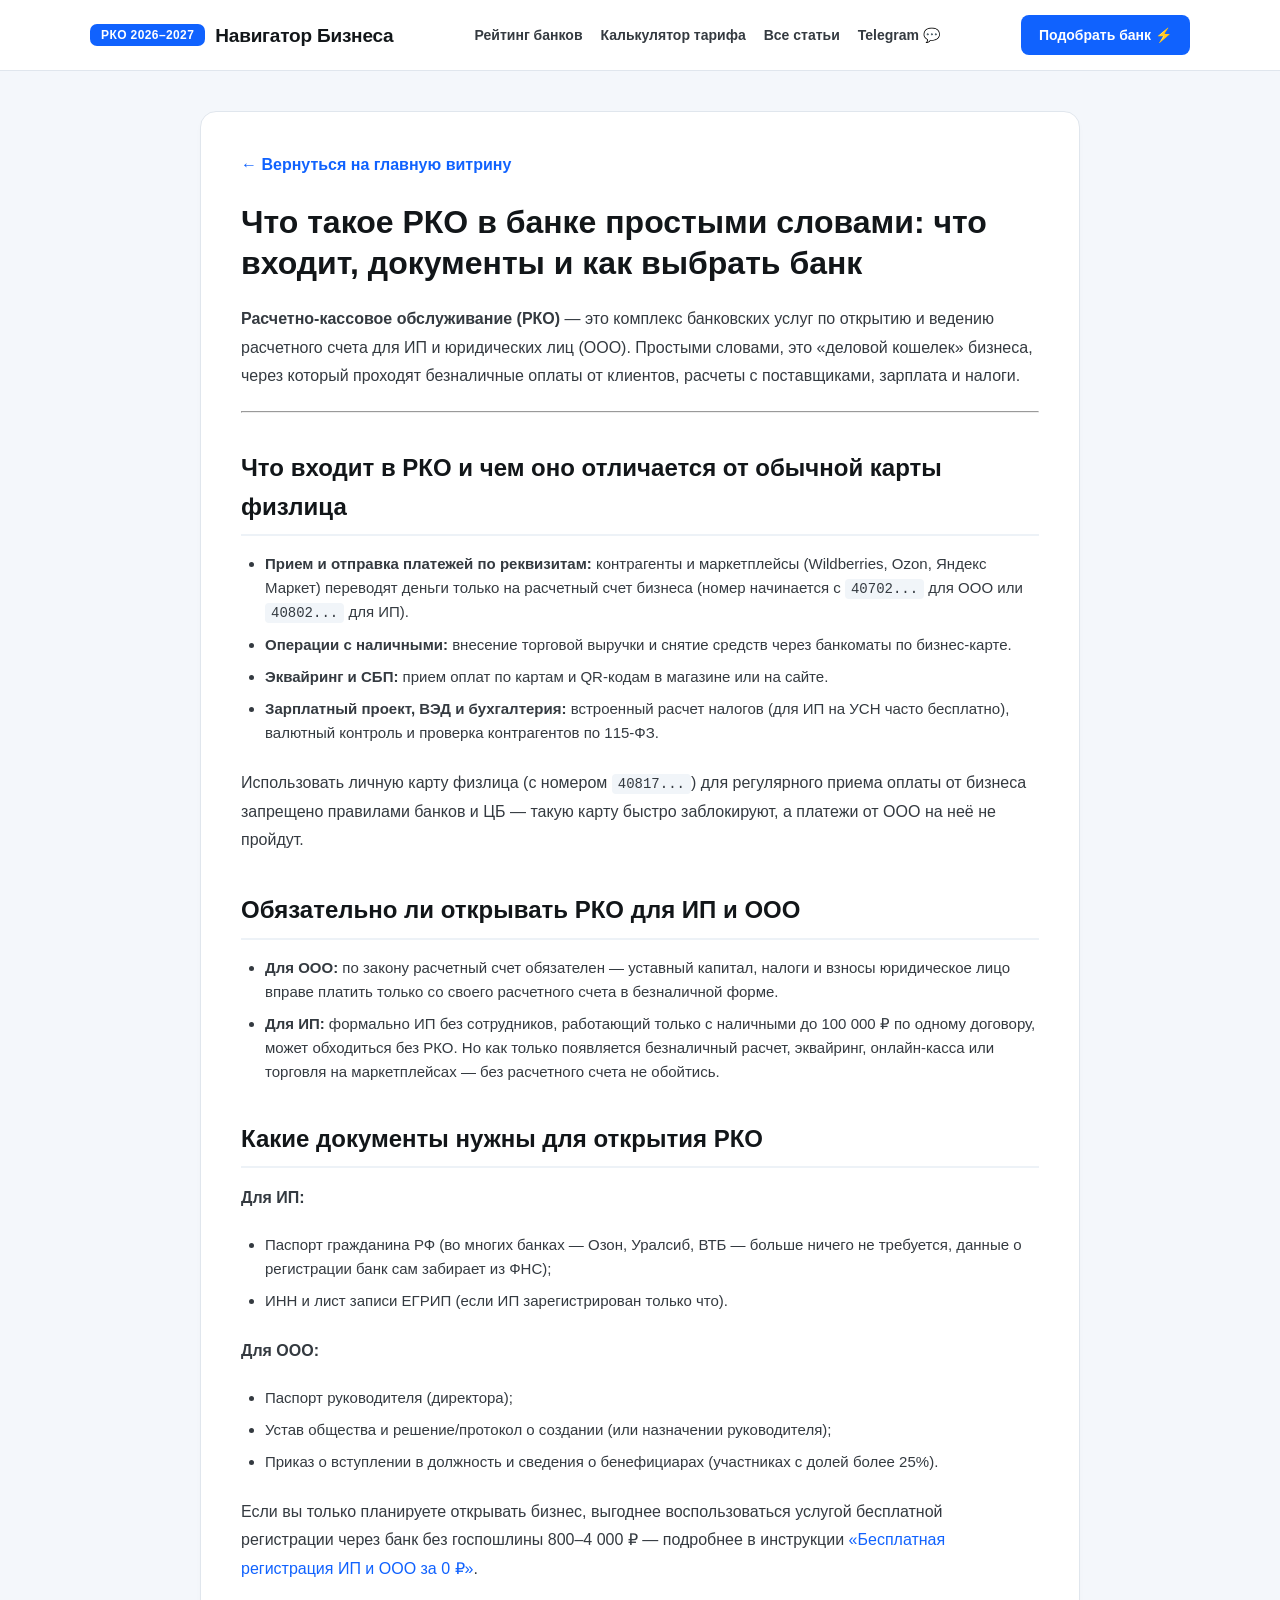
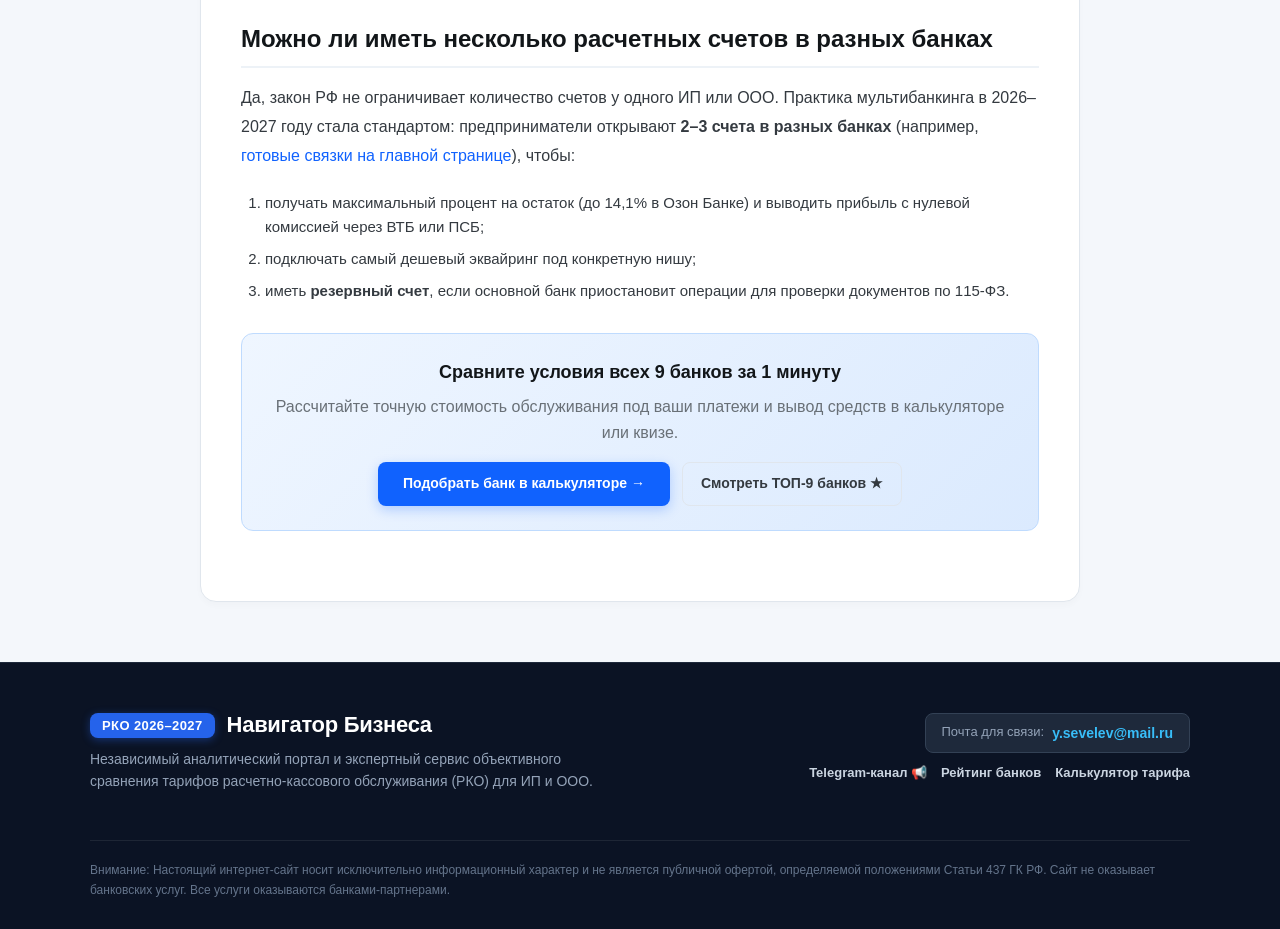
<file: articles/chto-takoe-rko-vybor-banka.html>
<!DOCTYPE html>
<html lang="ru">
<head>
    <meta charset="UTF-8">
    <meta name="viewport" content="width=device-width, initial-scale=1.0">
    <title>Что такое РКО в банке простыми словами: документы и как выбрать банк для ИП и ООО — РКО Навигатор 2026–2027</title>
    <meta name="description" content="Что входит в расчетно-кассовое обслуживание (РКО), обязательно ли открывать счет ИП и ООО, какие документы нужны и можно ли иметь несколько счетов в разных банках.">
    <link rel="canonical" href="https://rkonavigator.ru/articles/chto-takoe-rko-vybor-banka.html">
    <meta property="og:type" content="article">
    <meta property="og:locale" content="ru_RU">
    <meta property="og:url" content="https://rkonavigator.ru/articles/chto-takoe-rko-vybor-banka.html">
    <meta property="og:site_name" content="РКО Навигатор Бизнеса 2026–2027">
    <meta property="og:title" content="Что такое РКО в банке простыми словами: документы и как выбрать банк для ИП и ООО — РКО Навигатор 2026–2027">
    <meta property="og:description" content="Что входит в расчетно-кассовое обслуживание (РКО), обязательно ли открывать счет ИП и ООО, какие документы нужны и можно ли иметь несколько счетов в разных банках.">
    <!-- Yandex.Metrika counter -->
    <script type="text/javascript">
        (function(m,e,t,r,i,k,a){m[i]=m[i]||function(){(m[i].a=m[i].a||[]).push(arguments)};
        m[i].l=1*new Date();
        for (var j = 0; j < document.scripts.length; j++) {if (document.scripts[j].src === r) { return; }}
        k=e.createElement(t),a=e.getElementsByTagName(t)[0],k.async=1,k.src=r,a.parentNode.insertBefore(k,a)})
        (window, document, "script", "https://mc.yandex.ru/metrika/tag.js", "ym");

        ym(114728691, "init", {
            clickmap:true,
            trackLinks:true,
            accurateTrackBounce:true,
            webvisor:true
        });
    </script>
    <noscript><div><img src="https://mc.yandex.ru/watch/114728691" style="position:absolute; left:-9999px;" alt="" /></div></noscript>
    <!-- /Yandex.Metrika counter -->
    <script type="application/ld+json">
{
      "@context": "https://schema.org",
      "@graph": [
            {
                  "@type": "Article",
                  "headline": "Что такое РКО в банке простыми словами: что входит, документы и как выбрать банк",
                  "description": "Что входит в расчетно-кассовое обслуживание (РКО), обязательно ли открывать счет ИП и ООО, какие документы нужны и можно ли иметь несколько счетов в разных банках.",
                  "mainEntityOfPage": {
                        "@type": "WebPage",
                        "@id": "https://rkonavigator.ru/articles/chto-takoe-rko-vybor-banka.html"
                  },
                  "author": {
                        "@type": "Organization",
                        "name": "РКО Навигатор Бизнеса 2026–2027"
                  },
                  "publisher": {
                        "@type": "Organization",
                        "name": "РКО Навигатор Бизнеса 2026–2027"
                  },
                  "datePublished": "2026-11-28",
                  "dateModified": "2026-11-28"
            },
            {
                  "@type": "BreadcrumbList",
                  "itemListElement": [
                        {
                              "@type": "ListItem",
                              "position": 1,
                              "name": "Главная — Рейтинг РКО",
                              "item": "https://rkonavigator.ru/"
                        },
                        {
                              "@type": "ListItem",
                              "position": 2,
                              "name": "Что такое РКО в банке простыми словами: что входит, документы и как выбрать банк",
                              "item": "https://rkonavigator.ru/articles/chto-takoe-rko-vybor-banka.html"
                        }
                  ]
            }
      ]
}
    </script>
    <link rel="stylesheet" href="../css/style.css">
    <style>
        .article-container {
            max-width: 880px;
            margin: 40px auto;
            background: #ffffff;
            padding: 40px;
            border-radius: 16px;
            border: 1px solid #e0e6ed;
            box-shadow: 0 4px 6px rgba(0,0,0,0.02);
        }
        .article-content h1 { font-size: 32px; margin-bottom: 20px; line-height: 1.3; color: #121619; }
        .article-content h2 { font-size: 24px; margin: 36px 0 16px; color: #121619; border-bottom: 2px solid #edf2f7; padding-bottom: 8px; }
        .article-content h3 { font-size: 19px; margin: 24px 0 12px; color: #121619; }
        .article-content p { font-size: 16px; line-height: 1.8; margin-bottom: 20px; color: #343a40; }
        .article-content ul, .article-content ol { margin-bottom: 24px; padding-left: 24px; }
        .article-content li { font-size: 15px; margin-bottom: 8px; line-height: 1.6; color: #343a40; }
        .article-content code { background: #f1f5f9; padding: 2px 6px; border-radius: 4px; font-size: 14px; }
        .back-link { display: inline-flex; align-items: center; gap: 6px; font-weight: 700; margin-bottom: 24px; color: #1062fe; text-decoration: none; }
        .back-link:hover { text-decoration: underline; }
        .cta-banner {
            background: linear-gradient(135deg, #eff6ff 0%, #dbeafe 100%);
            border: 1px solid #bfdbfe;
            border-radius: 12px;
            padding: 24px;
            text-align: center;
            margin: 30px 0;
        }
        .cta-banner h4 { font-size: 18px; margin-bottom: 8px; color: #121619; }
    </style>
</head>
<body>
    <header class="header">
        <div class="container header-inner">
            <a href="../index.html" class="logo">
                <span class="logo-badge">РКО 2026–2027</span>
                <span class="logo-text">Навигатор Бизнеса</span>
            </a>
            <ul class="nav-links">
                <li><a href="../index.html#rating">Рейтинг банков</a></li>
                <li><a href="../index.html#calculator">Калькулятор тарифа</a></li>
                <li><a href="../index.html#articles">Все статьи</a></li>
                <li><a href="https://t.me/fin_konsult_2026" class="link-tg-channel" target="_blank" rel="noopener">Telegram 💬</a></li>
            </ul>
            <a href="../index.html#calculator" class="header-cta">Подобрать банк ⚡</a>
        </div>
    </header>

    <div class="container">
        <div class="article-container">
            <a href="../index.html" class="back-link">← Вернуться на главную витрину</a>
            <article class="article-content">
                <h1>Что такое РКО в банке простыми словами: что входит, документы и как выбрать банк</h1>
                <p><strong>Расчетно-кассовое обслуживание (РКО)</strong> — это комплекс банковских услуг по открытию и ведению расчетного счета для ИП и юридических лиц (ООО). Простыми словами, это «деловой кошелек» бизнеса, через который проходят безналичные оплаты от клиентов, расчеты с поставщиками, зарплата и налоги.</p>

                <hr>

                <h2>Что входит в РКО и чем оно отличается от обычной карты физлица</h2>
                <ul>
                    <li><strong>Прием и отправка платежей по реквизитам:</strong> контрагенты и маркетплейсы (Wildberries, Ozon, Яндекс Маркет) переводят деньги только на расчетный счет бизнеса (номер начинается с <code>40702...</code> для ООО или <code>40802...</code> для ИП).</li>
                    <li><strong>Операции с наличными:</strong> внесение торговой выручки и снятие средств через банкоматы по бизнес-карте.</li>
                    <li><strong>Эквайринг и СБП:</strong> прием оплат по картам и QR-кодам в магазине или на сайте.</li>
                    <li><strong>Зарплатный проект, ВЭД и бухгалтерия:</strong> встроенный расчет налогов (для ИП на УСН часто бесплатно), валютный контроль и проверка контрагентов по 115-ФЗ.</li>
                </ul>
                <p>Использовать личную карту физлица (с номером <code>40817...</code>) для регулярного приема оплаты от бизнеса запрещено правилами банков и ЦБ — такую карту быстро заблокируют, а платежи от ООО на неё не пройдут.</p>

                <h2>Обязательно ли открывать РКО для ИП и ООО</h2>
                <ul>
                    <li><strong>Для ООО:</strong> по закону расчетный счет обязателен — уставный капитал, налоги и взносы юридическое лицо вправе платить только со своего расчетного счета в безналичной форме.</li>
                    <li><strong>Для ИП:</strong> формально ИП без сотрудников, работающий только с наличными до 100 000 ₽ по одному договору, может обходиться без РКО. Но как только появляется безналичный расчет, эквайринг, онлайн-касса или торговля на маркетплейсах — без расчетного счета не обойтись.</li>
                </ul>

                <h2>Какие документы нужны для открытия РКО</h2>
                <p><strong>Для ИП:</strong></p>
                <ul>
                    <li>Паспорт гражданина РФ (во многих банках — Озон, Уралсиб, ВТБ — больше ничего не требуется, данные о регистрации банк сам забирает из ФНС);</li>
                    <li>ИНН и лист записи ЕГРИП (если ИП зарегистрирован только что).</li>
                </ul>
                <p><strong>Для ООО:</strong></p>
                <ul>
                    <li>Паспорт руководителя (директора);</li>
                    <li>Устав общества и решение/протокол о создании (или назначении руководителя);</li>
                    <li>Приказ о вступлении в должность и сведения о бенефициарах (участниках с долей более 25%).</li>
                </ul>
                <p>Если вы только планируете открывать бизнес, выгоднее воспользоваться услугой бесплатной регистрации через банк без госпошлины 800–4 000 ₽ — подробнее в инструкции <a href="registraciya-ip-ooo.html">«Бесплатная регистрация ИП и ООО за 0 ₽»</a>.</p>

                <h2>Можно ли иметь несколько расчетных счетов в разных банках</h2>
                <p>Да, закон РФ не ограничивает количество счетов у одного ИП или ООО. Практика мультибанкинга в 2026–2027 году стала стандартом: предприниматели открывают <strong>2–3 счета в разных банках</strong> (например, <a href="../index.html#combo-strategy">готовые связки на главной странице</a>), чтобы:</p>
                <ol>
                    <li>получать максимальный процент на остаток (до 14,1% в Озон Банке) и выводить прибыль с нулевой комиссией через ВТБ или ПСБ;</li>
                    <li>подключать самый дешевый эквайринг под конкретную нишу;</li>
                    <li>иметь <strong>резервный счет</strong>, если основной банк приостановит операции для проверки документов по 115-ФЗ.</li>
                </ol>
        
            </article>

            <div class="cta-banner">
                <h4>Сравните условия всех 9 банков за 1 минуту</h4>
                <p style="color: #697077; margin-bottom: 16px;">Рассчитайте точную стоимость обслуживания под ваши платежи и вывод средств в калькуляторе или квизе.</p>
                <div style="display: flex; justify-content: center; gap: 12px; flex-wrap: wrap;">
                    <a href="../index.html#calculator" class="btn-open-account">Подобрать банк в калькуляторе →</a>
                    <a href="../index.html#rating" class="btn-details">Смотреть ТОП-9 банков ★</a>
                </div>
            </div>
        </div>
    </div>

    <footer class="footer">
        <div class="container">
            <div class="footer-top">
                <div class="footer-brand">
                    <a href="../index.html" class="logo">
                        <span class="logo-badge">РКО 2026–2027</span>
                        <span class="logo-text">Навигатор Бизнеса</span>
                    </a>
                    <p class="footer-desc">
                        Независимый аналитический портал и экспертный сервис объективного сравнения тарифов расчетно-кассового обслуживания (РКО) для ИП и ООО.
                    </p>
                </div>
                <div class="footer-contacts">
                    <div class="footer-email-box">
                        <span class="footer-email-label">Почта для связи:</span>
                        <a href="mailto:y.sevelev@mail.ru" class="footer-email-val">y.sevelev@mail.ru</a>
                    </div>
                    <div class="footer-social-links">
                        <a href="https://t.me/fin_konsult_2026" class="link-tg-channel" target="_blank" rel="noopener">Telegram-канал 📢</a>
                        <a href="../index.html#rating">Рейтинг банков</a>
                        <a href="../index.html#calculator">Калькулятор тарифа</a>
                    </div>
                </div>
            </div>
            <div class="footer-disclaimer">
                Внимание: Настоящий интернет-сайт носит исключительно информационный характер и не является публичной офертой, определяемой положениями Статьи 437 ГК РФ. Сайт не оказывает банковских услуг. Все услуги оказываются банками-партнерами.
            </div>
        </div>
    </footer>

    <script src="../js/config.js"></script>
    <script src="../js/app.js"></script>
</body>
</html>
</file>
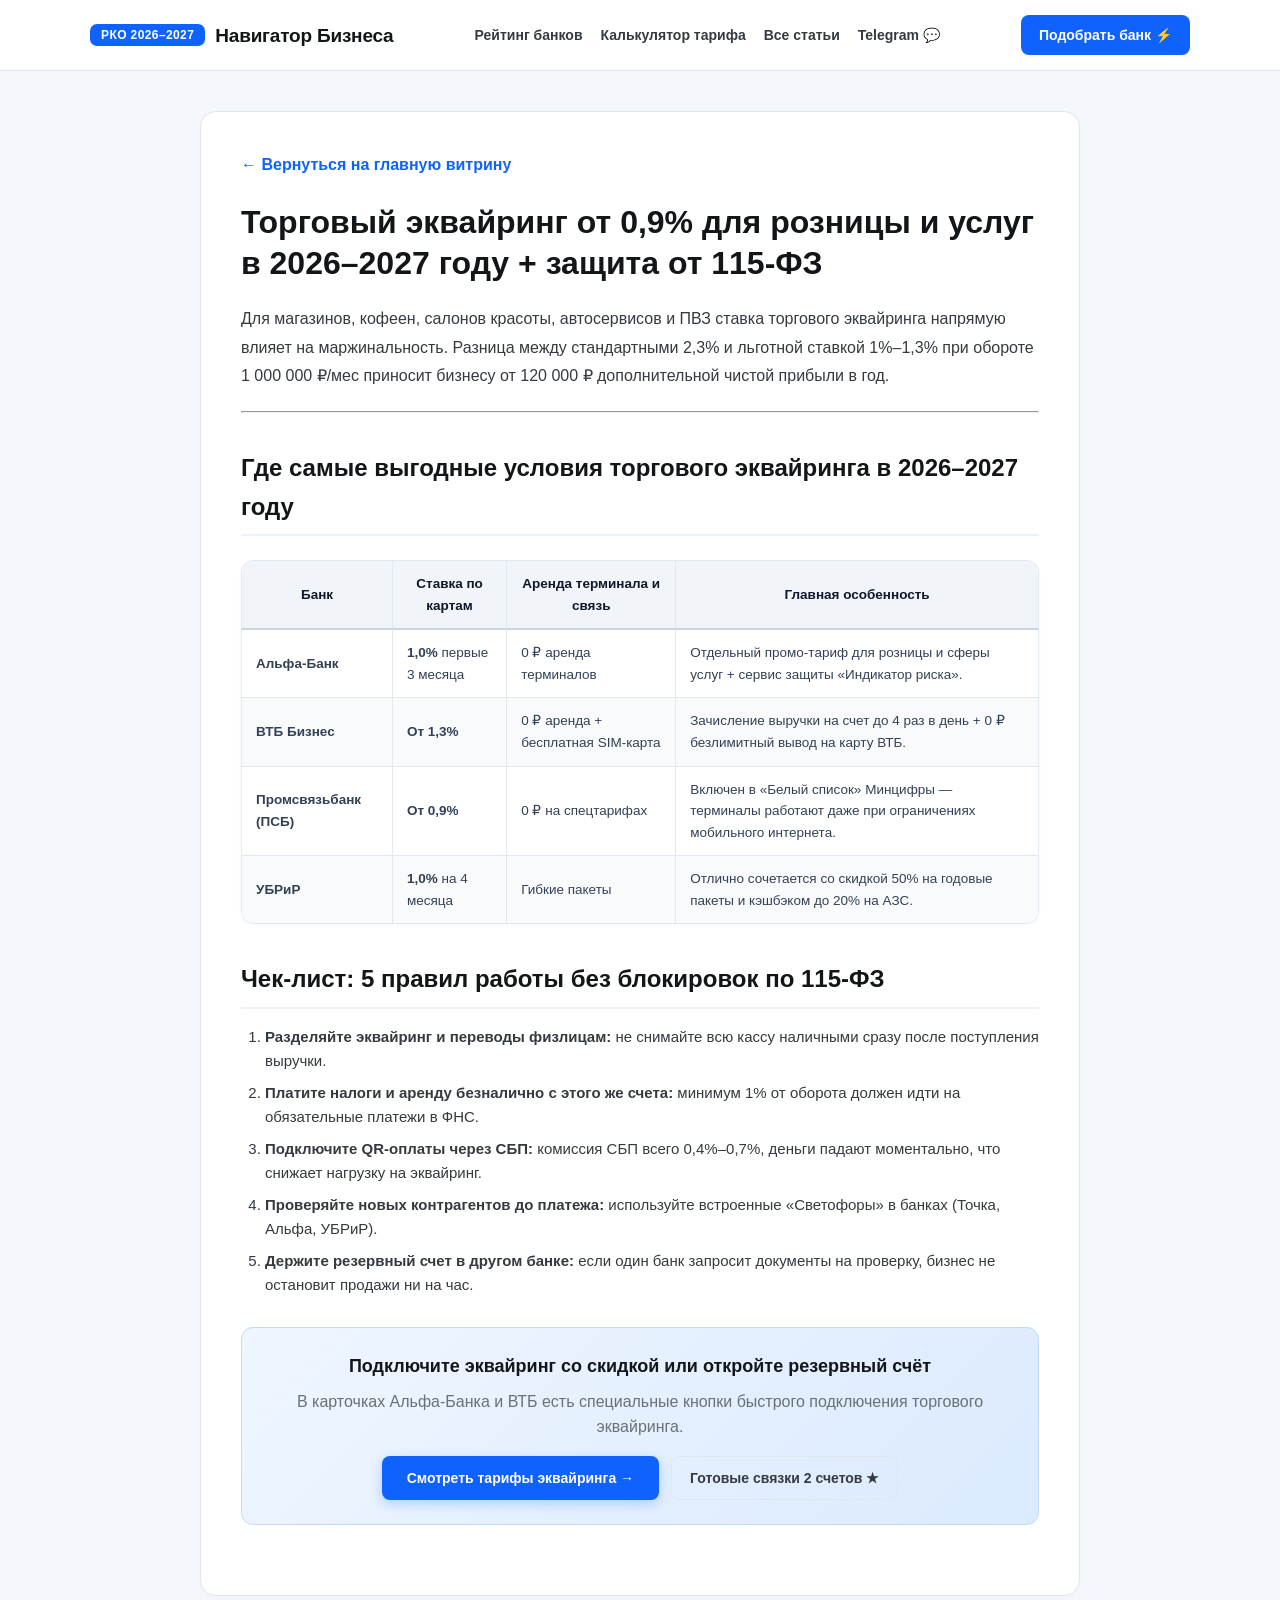
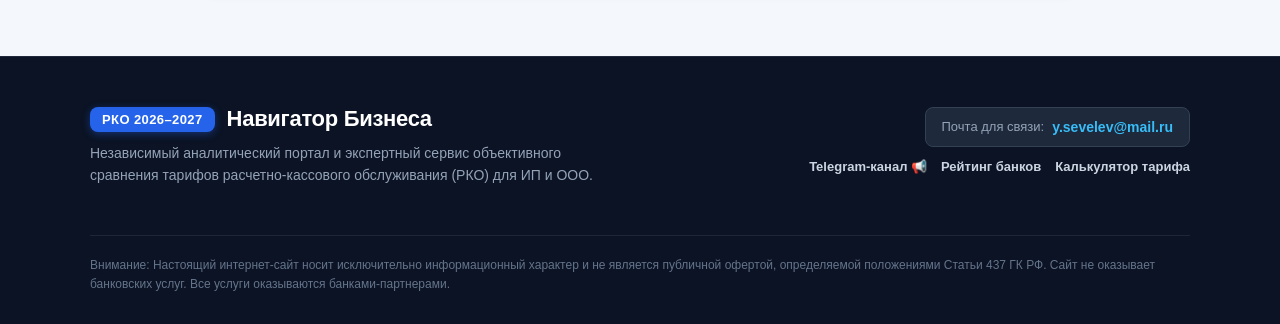
<file: articles/ekvayring-115fz.html>
<!DOCTYPE html>
<html lang="ru">
<head>
    <meta charset="UTF-8">
    <meta name="viewport" content="width=device-width, initial-scale=1.0">
    <title>Торговый эквайринг от 0,9% и защита от 115-ФЗ в 2026–2027 году — РКО Навигатор 2026–2027</title>
    <meta name="description" content="Выгодный торговый эквайринг от 0,9% для малого бизнеса и 5 правил защиты от блокировок по 115-ФЗ.">
    <meta property="og:type" content="article">
    <meta property="og:locale" content="ru_RU">
    <meta property="og:site_name" content="РКО Навигатор Бизнеса 2026–2027">
    <meta property="og:title" content="Торговый эквайринг от 0,9% и защита от 115-ФЗ в 2026–2027 году — РКО Навигатор 2026–2027">
    <meta property="og:description" content="Выгодный торговый эквайринг от 0,9% для малого бизнеса и 5 правил защиты от блокировок по 115-ФЗ.">
    <link rel="stylesheet" href="../css/style.css">
    <style>
        .article-container {
            max-width: 880px;
            margin: 40px auto;
            background: #ffffff;
            padding: 40px;
            border-radius: 16px;
            border: 1px solid #e0e6ed;
            box-shadow: 0 4px 6px rgba(0,0,0,0.02);
        }
        .article-content h1 { font-size: 32px; margin-bottom: 20px; line-height: 1.3; color: #121619; }
        .article-content h2 { font-size: 24px; margin: 36px 0 16px; color: #121619; border-bottom: 2px solid #edf2f7; padding-bottom: 8px; }
        .article-content h3 { font-size: 19px; margin: 24px 0 12px; color: #121619; }
        .article-content p { font-size: 16px; line-height: 1.8; margin-bottom: 20px; color: #343a40; }
        .article-content ul, .article-content ol { margin-bottom: 24px; padding-left: 24px; }
        .article-content li { font-size: 15px; margin-bottom: 8px; line-height: 1.6; color: #343a40; }
        .back-link { display: inline-flex; align-items: center; gap: 6px; font-weight: 700; margin-bottom: 24px; color: #1062fe; text-decoration: none; }
        .back-link:hover { text-decoration: underline; }
        .cta-banner {
            background: linear-gradient(135deg, #eff6ff 0%, #dbeafe 100%);
            border: 1px solid #bfdbfe;
            border-radius: 12px;
            padding: 24px;
            text-align: center;
            margin: 30px 0;
        }
        .cta-banner h4 { font-size: 18px; margin-bottom: 8px; color: #121619; }
    </style>
    <link rel="canonical" href="https://rkonavigator.ru/articles/ekvayring-115fz.html">
    <meta property="og:url" content="https://rkonavigator.ru/articles/ekvayring-115fz.html">
    <!-- Yandex.Metrika counter -->
    <script type="text/javascript">
        (function(m,e,t,r,i,k,a){m[i]=m[i]||function(){(m[i].a=m[i].a||[]).push(arguments)};
        m[i].l=1*new Date();
        for (var j = 0; j < document.scripts.length; j++) {if (document.scripts[j].src === r) { return; }}
        k=e.createElement(t),a=e.getElementsByTagName(t)[0],k.async=1,k.src=r,a.parentNode.insertBefore(k,a)})
        (window, document, "script", "https://mc.yandex.ru/metrika/tag.js", "ym");

        ym(114728691, "init", {
            clickmap:true,
            trackLinks:true,
            accurateTrackBounce:true,
            webvisor:true
        });
    </script>
    <noscript><div><img src="https://mc.yandex.ru/watch/114728691" style="position:absolute; left:-9999px;" alt="" /></div></noscript>
    <!-- /Yandex.Metrika counter -->
    <script type="application/ld+json">
{
  "@context": "https://schema.org",
  "@graph": [
    {
      "@type": "Article",
      "headline": "Торговый эквайринг от 0,9% для розницы и услуг в 2026–2027 году + защита от 115-ФЗ",
      "description": "Выгодный торговый эквайринг от 0,9% для малого бизнеса и 5 правил защиты от блокировок по 115-ФЗ.",
      "mainEntityOfPage": {
        "@type": "WebPage",
        "@id": "https://rkonavigator.ru/articles/ekvayring-115fz.html"
      },
      "author": {
        "@type": "Organization",
        "name": "РКО Навигатор Бизнеса 2026–2027"
      },
      "publisher": {
        "@type": "Organization",
        "name": "РКО Навигатор Бизнеса 2026–2027"
      },
      "datePublished": "2026-11-25",
      "dateModified": "2026-11-28"
    },
    {
      "@type": "BreadcrumbList",
      "itemListElement": [
        {
          "@type": "ListItem",
          "position": 1,
          "name": "Главная — Рейтинг РКО",
          "item": "https://rkonavigator.ru/"
        },
        {
          "@type": "ListItem",
          "position": 2,
          "name": "Торговый эквайринг от 0,9% для розницы и услуг в 2026–2027 году + защита от 115-ФЗ",
          "item": "https://rkonavigator.ru/articles/ekvayring-115fz.html"
        }
      ]
    }
  ]
}
    </script>
</head>
<body>
    <header class="header">
        <div class="container header-inner">
            <a href="../index.html" class="logo">
                <span class="logo-badge">РКО 2026–2027</span>
                <span class="logo-text">Навигатор Бизнеса</span>
            </a>
            <ul class="nav-links">
                <li><a href="../index.html#rating">Рейтинг банков</a></li>
                <li><a href="../index.html#calculator">Калькулятор тарифа</a></li>
                <li><a href="../index.html#articles">Все статьи</a></li>
                <li><a href="https://t.me/fin_konsult_2026" class="link-tg-channel" target="_blank" rel="noopener">Telegram 💬</a></li>
            </ul>
            <a href="../index.html#calculator" class="header-cta">Подобрать банк ⚡</a>
        </div>
    </header>

    <div class="container">
        <div class="article-container">
            <a href="../index.html" class="back-link">← Вернуться на главную витрину</a>
            <article class="article-content">
                <h1>Торговый эквайринг от 0,9% для розницы и услуг в 2026–2027 году + защита от 115-ФЗ</h1>
                <p>Для магазинов, кофеен, салонов красоты, автосервисов и ПВЗ ставка торгового эквайринга напрямую влияет на маржинальность. Разница между стандартными 2,3% и льготной ставкой 1%–1,3% при обороте 1 000 000 ₽/мес приносит бизнесу от 120 000 ₽ дополнительной чистой прибыли в год.</p>

                <hr>

                <h2>Где самые выгодные условия торгового эквайринга в 2026–2027 году</h2>
                <div class="table-responsive">
                    <table class="styled-table">
                        <thead>
                            <tr>
                                <th>Банк</th>
                                <th>Ставка по картам</th>
                                <th>Аренда терминала и связь</th>
                                <th>Главная особенность</th>
                            </tr>
                        </thead>
                        <tbody>
                            <tr>
                                <td><strong>Альфа-Банк</strong></td>
                                <td><strong>1,0%</strong> первые 3 месяца</td>
                                <td>0 ₽ аренда терминалов</td>
                                <td>Отдельный промо-тариф для розницы и сферы услуг + сервис защиты «Индикатор риска».</td>
                            </tr>
                            <tr>
                                <td><strong>ВТБ Бизнес</strong></td>
                                <td><strong>От 1,3%</strong></td>
                                <td>0 ₽ аренда + бесплатная SIM-карта</td>
                                <td>Зачисление выручки на счет до 4 раз в день + 0 ₽ безлимитный вывод на карту ВТБ.</td>
                            </tr>
                            <tr>
                                <td><strong>Промсвязьбанк (ПСБ)</strong></td>
                                <td><strong>От 0,9%</strong></td>
                                <td>0 ₽ на спецтарифах</td>
                                <td>Включен в «Белый список» Минцифры — терминалы работают даже при ограничениях мобильного интернета.</td>
                            </tr>
                            <tr>
                                <td><strong>УБРиР</strong></td>
                                <td><strong>1,0%</strong> на 4 месяца</td>
                                <td>Гибкие пакеты</td>
                                <td>Отлично сочетается со скидкой 50% на годовые пакеты и кэшбэком до 20% на АЗС.</td>
                            </tr>
                        </tbody>
                    </table>
                </div>

                <h2>Чек-лист: 5 правил работы без блокировок по 115-ФЗ</h2>
                <ol>
                    <li><strong>Разделяйте эквайринг и переводы физлицам:</strong> не снимайте всю кассу наличными сразу после поступления выручки.</li>
                    <li><strong>Платите налоги и аренду безналично с этого же счета:</strong> минимум 1% от оборота должен идти на обязательные платежи в ФНС.</li>
                    <li><strong>Подключите QR-оплаты через СБП:</strong> комиссия СБП всего 0,4%–0,7%, деньги падают моментально, что снижает нагрузку на эквайринг.</li>
                    <li><strong>Проверяйте новых контрагентов до платежа:</strong> используйте встроенные «Светофоры» в банках (Точка, Альфа, УБРиР).</li>
                    <li><strong>Держите резервный счет в другом банке:</strong> если один банк запросит документы на проверку, бизнес не остановит продажи ни на час.</li>
                </ol>
            </article>

            <div class="cta-banner">
                <h4>Подключите эквайринг со скидкой или откройте резервный счёт</h4>
                <p style="color: #697077; margin-bottom: 16px;">В карточках Альфа-Банка и ВТБ есть специальные кнопки быстрого подключения торгового эквайринга.</p>
                <div style="display: flex; justify-content: center; gap: 12px; flex-wrap: wrap;">
                    <a href="../index.html#rating" class="btn-open-account">Смотреть тарифы эквайринга →</a>
                    <a href="../index.html#combo-strategy" class="btn-details">Готовые связки 2 счетов ★</a>
                </div>
            </div>
        </div>
    </div>

    <footer class="footer">
        <div class="container">
            <div class="footer-top">
                <div class="footer-brand">
                    <a href="../index.html" class="logo">
                        <span class="logo-badge">РКО 2026–2027</span>
                        <span class="logo-text">Навигатор Бизнеса</span>
                    </a>
                    <p class="footer-desc">
                        Независимый аналитический портал и экспертный сервис объективного сравнения тарифов расчетно-кассового обслуживания (РКО) для ИП и ООО.
                    </p>
                </div>
                <div class="footer-contacts">
                    <div class="footer-email-box">
                        <span class="footer-email-label">Почта для связи:</span>
                        <a href="mailto:y.sevelev@mail.ru" class="footer-email-val">y.sevelev@mail.ru</a>
                    </div>
                    <div class="footer-social-links">
                        <a href="https://t.me/fin_konsult_2026" class="link-tg-channel" target="_blank" rel="noopener">Telegram-канал 📢</a>
                        <a href="../index.html#rating">Рейтинг банков</a>
                        <a href="../index.html#calculator">Калькулятор тарифа</a>
                    </div>
                </div>
            </div>
            <div class="footer-disclaimer">
                Внимание: Настоящий интернет-сайт носит исключительно информационный характер и не является публичной офертой, определяемой положениями Статьи 437 ГК РФ. Сайт не оказывает банковских услуг. Все услуги оказываются банками-партнерами.
            </div>
        </div>
    </footer>

    <script src="../js/config.js"></script>
    <script src="../js/app.js"></script>
</body>
</html>
</file>
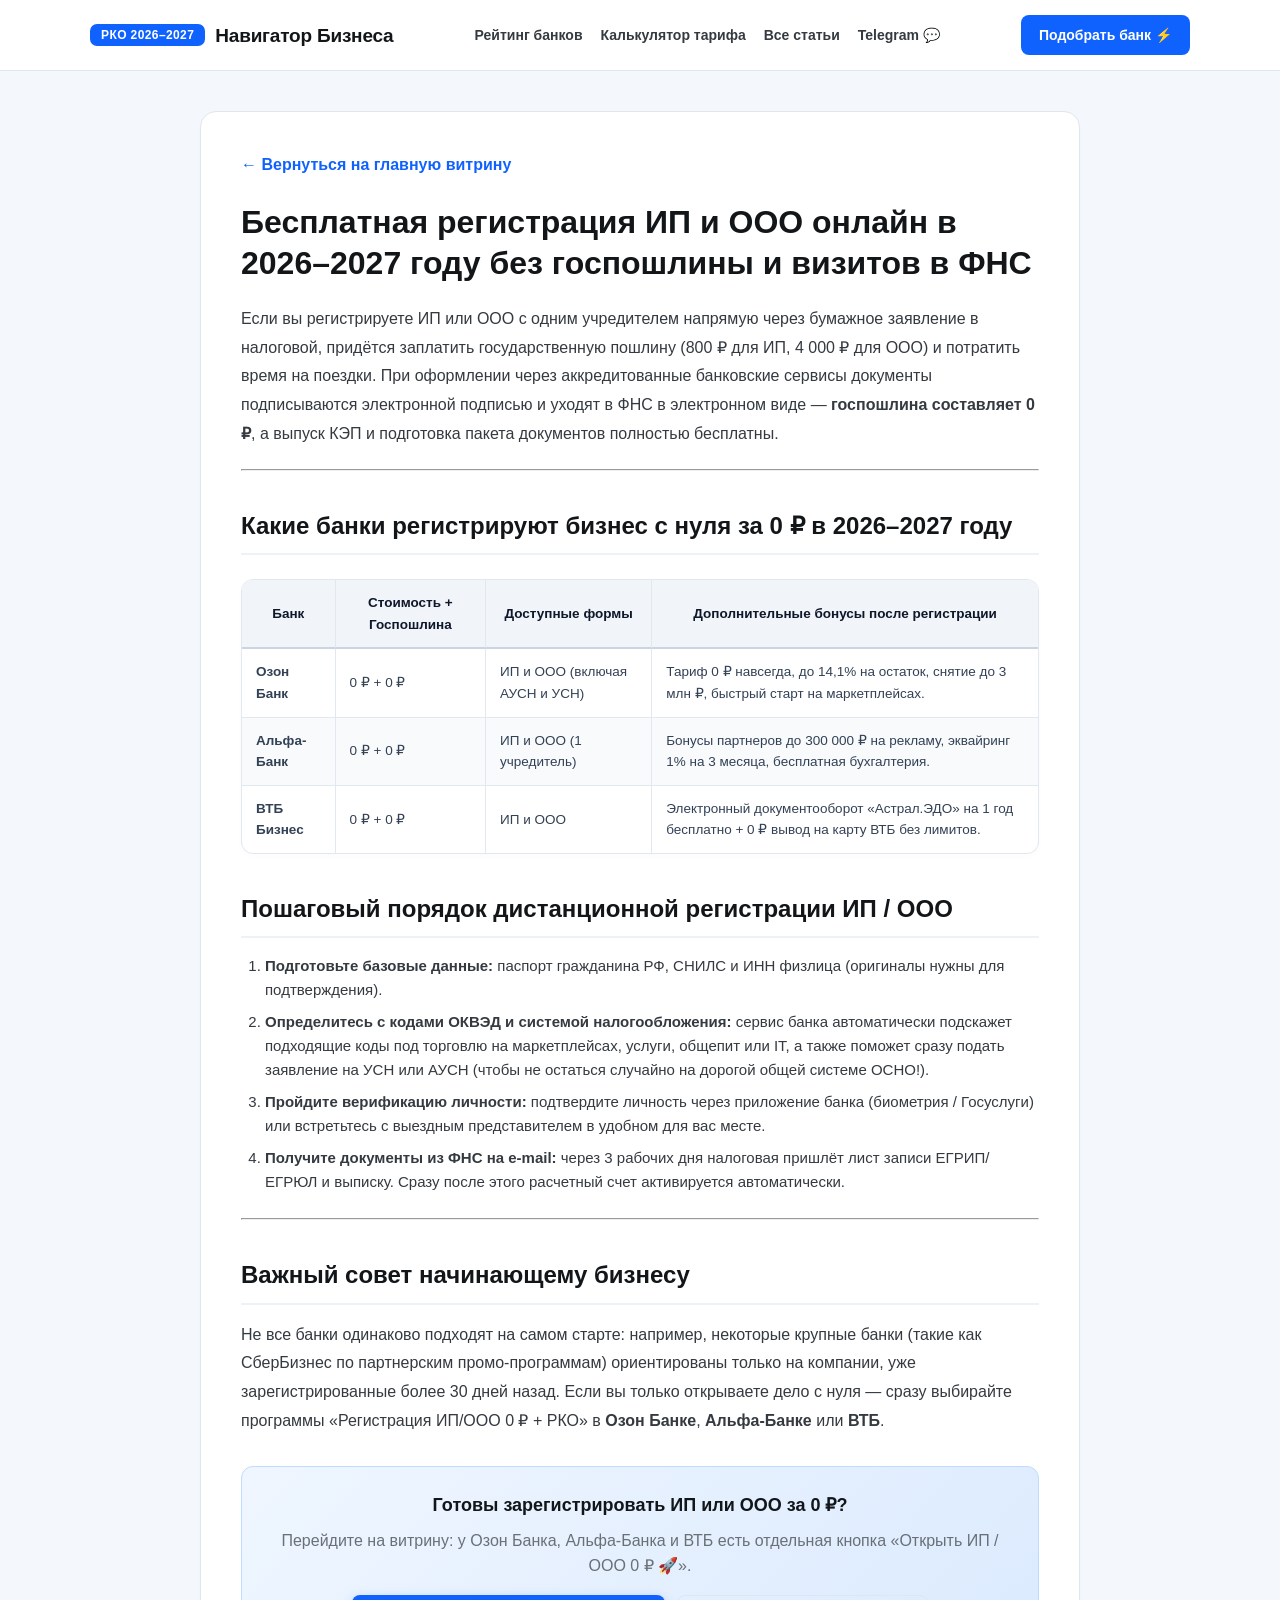
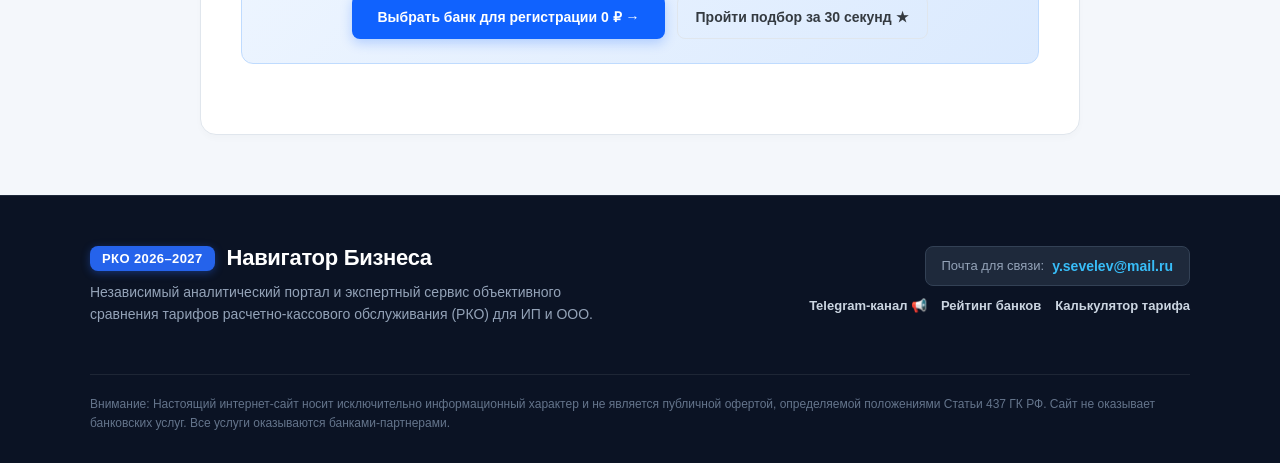
<file: articles/registraciya-ip-ooo.html>
<!DOCTYPE html>
<html lang="ru">
<head>
    <meta charset="UTF-8">
    <meta name="viewport" content="width=device-width, initial-scale=1.0">
    <title>Бесплатная регистрация ИП и ООО онлайн в 2026–2027 без госпошлины — РКО Навигатор 2026–2027</title>
    <meta name="description" content="Бесплатная дистанционная регистрация ИП и ООО за 0 ₽ без госпошлины через банк.">
    <meta property="og:type" content="article">
    <meta property="og:locale" content="ru_RU">
    <meta property="og:site_name" content="РКО Навигатор Бизнеса 2026–2027">
    <meta property="og:title" content="Бесплатная регистрация ИП и ООО онлайн в 2026–2027 без госпошлины — РКО Навигатор 2026–2027">
    <meta property="og:description" content="Бесплатная дистанционная регистрация ИП и ООО за 0 ₽ без госпошлины через банк.">
    <link rel="stylesheet" href="../css/style.css">
    <style>
        .article-container {
            max-width: 880px;
            margin: 40px auto;
            background: #ffffff;
            padding: 40px;
            border-radius: 16px;
            border: 1px solid #e0e6ed;
            box-shadow: 0 4px 6px rgba(0,0,0,0.02);
        }
        .article-content h1 { font-size: 32px; margin-bottom: 20px; line-height: 1.3; color: #121619; }
        .article-content h2 { font-size: 24px; margin: 36px 0 16px; color: #121619; border-bottom: 2px solid #edf2f7; padding-bottom: 8px; }
        .article-content h3 { font-size: 19px; margin: 24px 0 12px; color: #121619; }
        .article-content p { font-size: 16px; line-height: 1.8; margin-bottom: 20px; color: #343a40; }
        .article-content ul, .article-content ol { margin-bottom: 24px; padding-left: 24px; }
        .article-content li { font-size: 15px; margin-bottom: 8px; line-height: 1.6; color: #343a40; }
        .back-link { display: inline-flex; align-items: center; gap: 6px; font-weight: 700; margin-bottom: 24px; color: #1062fe; text-decoration: none; }
        .back-link:hover { text-decoration: underline; }
        .cta-banner {
            background: linear-gradient(135deg, #eff6ff 0%, #dbeafe 100%);
            border: 1px solid #bfdbfe;
            border-radius: 12px;
            padding: 24px;
            text-align: center;
            margin: 30px 0;
        }
        .cta-banner h4 { font-size: 18px; margin-bottom: 8px; color: #121619; }
    </style>
    <link rel="canonical" href="https://rkonavigator.ru/articles/registraciya-ip-ooo.html">
    <meta property="og:url" content="https://rkonavigator.ru/articles/registraciya-ip-ooo.html">
    <!-- Yandex.Metrika counter -->
    <script type="text/javascript">
        (function(m,e,t,r,i,k,a){m[i]=m[i]||function(){(m[i].a=m[i].a||[]).push(arguments)};
        m[i].l=1*new Date();
        for (var j = 0; j < document.scripts.length; j++) {if (document.scripts[j].src === r) { return; }}
        k=e.createElement(t),a=e.getElementsByTagName(t)[0],k.async=1,k.src=r,a.parentNode.insertBefore(k,a)})
        (window, document, "script", "https://mc.yandex.ru/metrika/tag.js", "ym");

        ym(114728691, "init", {
            clickmap:true,
            trackLinks:true,
            accurateTrackBounce:true,
            webvisor:true
        });
    </script>
    <noscript><div><img src="https://mc.yandex.ru/watch/114728691" style="position:absolute; left:-9999px;" alt="" /></div></noscript>
    <!-- /Yandex.Metrika counter -->
    <script type="application/ld+json">
{
  "@context": "https://schema.org",
  "@graph": [
    {
      "@type": "Article",
      "headline": "Бесплатная регистрация ИП и ООО онлайн в 2026–2027 году без госпошлины и визитов в ФНС",
      "description": "Бесплатная дистанционная регистрация ИП и ООО за 0 ₽ без госпошлины через банк.",
      "mainEntityOfPage": {
        "@type": "WebPage",
        "@id": "https://rkonavigator.ru/articles/registraciya-ip-ooo.html"
      },
      "author": {
        "@type": "Organization",
        "name": "РКО Навигатор Бизнеса 2026–2027"
      },
      "publisher": {
        "@type": "Organization",
        "name": "РКО Навигатор Бизнеса 2026–2027"
      },
      "datePublished": "2026-11-25",
      "dateModified": "2026-11-28"
    },
    {
      "@type": "BreadcrumbList",
      "itemListElement": [
        {
          "@type": "ListItem",
          "position": 1,
          "name": "Главная — Рейтинг РКО",
          "item": "https://rkonavigator.ru/"
        },
        {
          "@type": "ListItem",
          "position": 2,
          "name": "Бесплатная регистрация ИП и ООО онлайн в 2026–2027 году без госпошлины и визитов в ФНС",
          "item": "https://rkonavigator.ru/articles/registraciya-ip-ooo.html"
        }
      ]
    }
  ]
}
    </script>
</head>
<body>
    <header class="header">
        <div class="container header-inner">
            <a href="../index.html" class="logo">
                <span class="logo-badge">РКО 2026–2027</span>
                <span class="logo-text">Навигатор Бизнеса</span>
            </a>
            <ul class="nav-links">
                <li><a href="../index.html#rating">Рейтинг банков</a></li>
                <li><a href="../index.html#calculator">Калькулятор тарифа</a></li>
                <li><a href="../index.html#articles">Все статьи</a></li>
                <li><a href="https://t.me/fin_konsult_2026" class="link-tg-channel" target="_blank" rel="noopener">Telegram 💬</a></li>
            </ul>
            <a href="../index.html#calculator" class="header-cta">Подобрать банк ⚡</a>
        </div>
    </header>

    <div class="container">
        <div class="article-container">
            <a href="../index.html" class="back-link">← Вернуться на главную витрину</a>
            <article class="article-content">
                <h1>Бесплатная регистрация ИП и ООО онлайн в 2026–2027 году без госпошлины и визитов в ФНС</h1>
                <p>Если вы регистрируете ИП или ООО с одним учредителем напрямую через бумажное заявление в налоговой, придётся заплатить государственную пошлину (800 ₽ для ИП, 4 000 ₽ для ООО) и потратить время на поездки. При оформлении через аккредитованные банковские сервисы документы подписываются электронной подписью и уходят в ФНС в электронном виде — <strong>госпошлина составляет 0 ₽</strong>, а выпуск КЭП и подготовка пакета документов полностью бесплатны.</p>

                <hr>

                <h2>Какие банки регистрируют бизнес с нуля за 0 ₽ в 2026–2027 году</h2>
                <div class="table-responsive">
                    <table class="styled-table">
                        <thead>
                            <tr>
                                <th>Банк</th>
                                <th>Стоимость + Госпошлина</th>
                                <th>Доступные формы</th>
                                <th>Дополнительные бонусы после регистрации</th>
                            </tr>
                        </thead>
                        <tbody>
                            <tr>
                                <td><strong>Озон Банк</strong></td>
                                <td>0 ₽ + 0 ₽</td>
                                <td>ИП и ООО (включая АУСН и УСН)</td>
                                <td>Тариф 0 ₽ навсегда, до 14,1% на остаток, снятие до 3 млн ₽, быстрый старт на маркетплейсах.</td>
                            </tr>
                            <tr>
                                <td><strong>Альфа-Банк</strong></td>
                                <td>0 ₽ + 0 ₽</td>
                                <td>ИП и ООО (1 учредитель)</td>
                                <td>Бонусы партнеров до 300 000 ₽ на рекламу, эквайринг 1% на 3 месяца, бесплатная бухгалтерия.</td>
                            </tr>
                            <tr>
                                <td><strong>ВТБ Бизнес</strong></td>
                                <td>0 ₽ + 0 ₽</td>
                                <td>ИП и ООО</td>
                                <td>Электронный документооборот «Астрал.ЭДО» на 1 год бесплатно + 0 ₽ вывод на карту ВТБ без лимитов.</td>
                            </tr>
                        </tbody>
                    </table>
                </div>

                <h2>Пошаговый порядок дистанционной регистрации ИП / ООО</h2>
                <ol>
                    <li><strong>Подготовьте базовые данные:</strong> паспорт гражданина РФ, СНИЛС и ИНН физлица (оригиналы нужны для подтверждения).</li>
                    <li><strong>Определитесь с кодами ОКВЭД и системой налогообложения:</strong> сервис банка автоматически подскажет подходящие коды под торговлю на маркетплейсах, услуги, общепит или IT, а также поможет сразу подать заявление на УСН или АУСН (чтобы не остаться случайно на дорогой общей системе ОСНО!).</li>
                    <li><strong>Пройдите верификацию личности:</strong> подтвердите личность через приложение банка (биометрия / Госуслуги) или встретьтесь с выездным представителем в удобном для вас месте.</li>
                    <li><strong>Получите документы из ФНС на e-mail:</strong> через 3 рабочих дня налоговая пришлёт лист записи ЕГРИП/ЕГРЮЛ и выписку. Сразу после этого расчетный счет активируется автоматически.</li>
                </ol>

                <hr>

                <h2>Важный совет начинающему бизнесу</h2>
                <p>Не все банки одинаково подходят на самом старте: например, некоторые крупные банки (такие как СберБизнес по партнерским промо-программам) ориентированы только на компании, уже зарегистрированные более 30 дней назад. Если вы только открываете дело с нуля — сразу выбирайте программы «Регистрация ИП/ООО 0 ₽ + РКО» в <strong>Озон Банке</strong>, <strong>Альфа-Банке</strong> или <strong>ВТБ</strong>.</p>
            </article>

            <div class="cta-banner">
                <h4>Готовы зарегистрировать ИП или ООО за 0 ₽?</h4>
                <p style="color: #697077; margin-bottom: 16px;">Перейдите на витрину: у Озон Банка, Альфа-Банка и ВТБ есть отдельная кнопка «Открыть ИП / ООО 0 ₽ 🚀».</p>
                <div style="display: flex; justify-content: center; gap: 12px; flex-wrap: wrap;">
                    <a href="../index.html#rating" class="btn-open-account">Выбрать банк для регистрации 0 ₽ →</a>
                    <a href="../index.html#quiz-assistant" class="btn-details">Пройти подбор за 30 секунд ★</a>
                </div>
            </div>
        </div>
    </div>

    <footer class="footer">
        <div class="container">
            <div class="footer-top">
                <div class="footer-brand">
                    <a href="../index.html" class="logo">
                        <span class="logo-badge">РКО 2026–2027</span>
                        <span class="logo-text">Навигатор Бизнеса</span>
                    </a>
                    <p class="footer-desc">
                        Независимый аналитический портал и экспертный сервис объективного сравнения тарифов расчетно-кассового обслуживания (РКО) для ИП и ООО.
                    </p>
                </div>
                <div class="footer-contacts">
                    <div class="footer-email-box">
                        <span class="footer-email-label">Почта для связи:</span>
                        <a href="mailto:y.sevelev@mail.ru" class="footer-email-val">y.sevelev@mail.ru</a>
                    </div>
                    <div class="footer-social-links">
                        <a href="https://t.me/fin_konsult_2026" class="link-tg-channel" target="_blank" rel="noopener">Telegram-канал 📢</a>
                        <a href="../index.html#rating">Рейтинг банков</a>
                        <a href="../index.html#calculator">Калькулятор тарифа</a>
                    </div>
                </div>
            </div>
            <div class="footer-disclaimer">
                Внимание: Настоящий интернет-сайт носит исключительно информационный характер и не является публичной офертой, определяемой положениями Статьи 437 ГК РФ. Сайт не оказывает банковских услуг. Все услуги оказываются банками-партнерами.
            </div>
        </div>
    </footer>

    <script src="../js/config.js"></script>
    <script src="../js/app.js"></script>
</body>
</html>
</file>
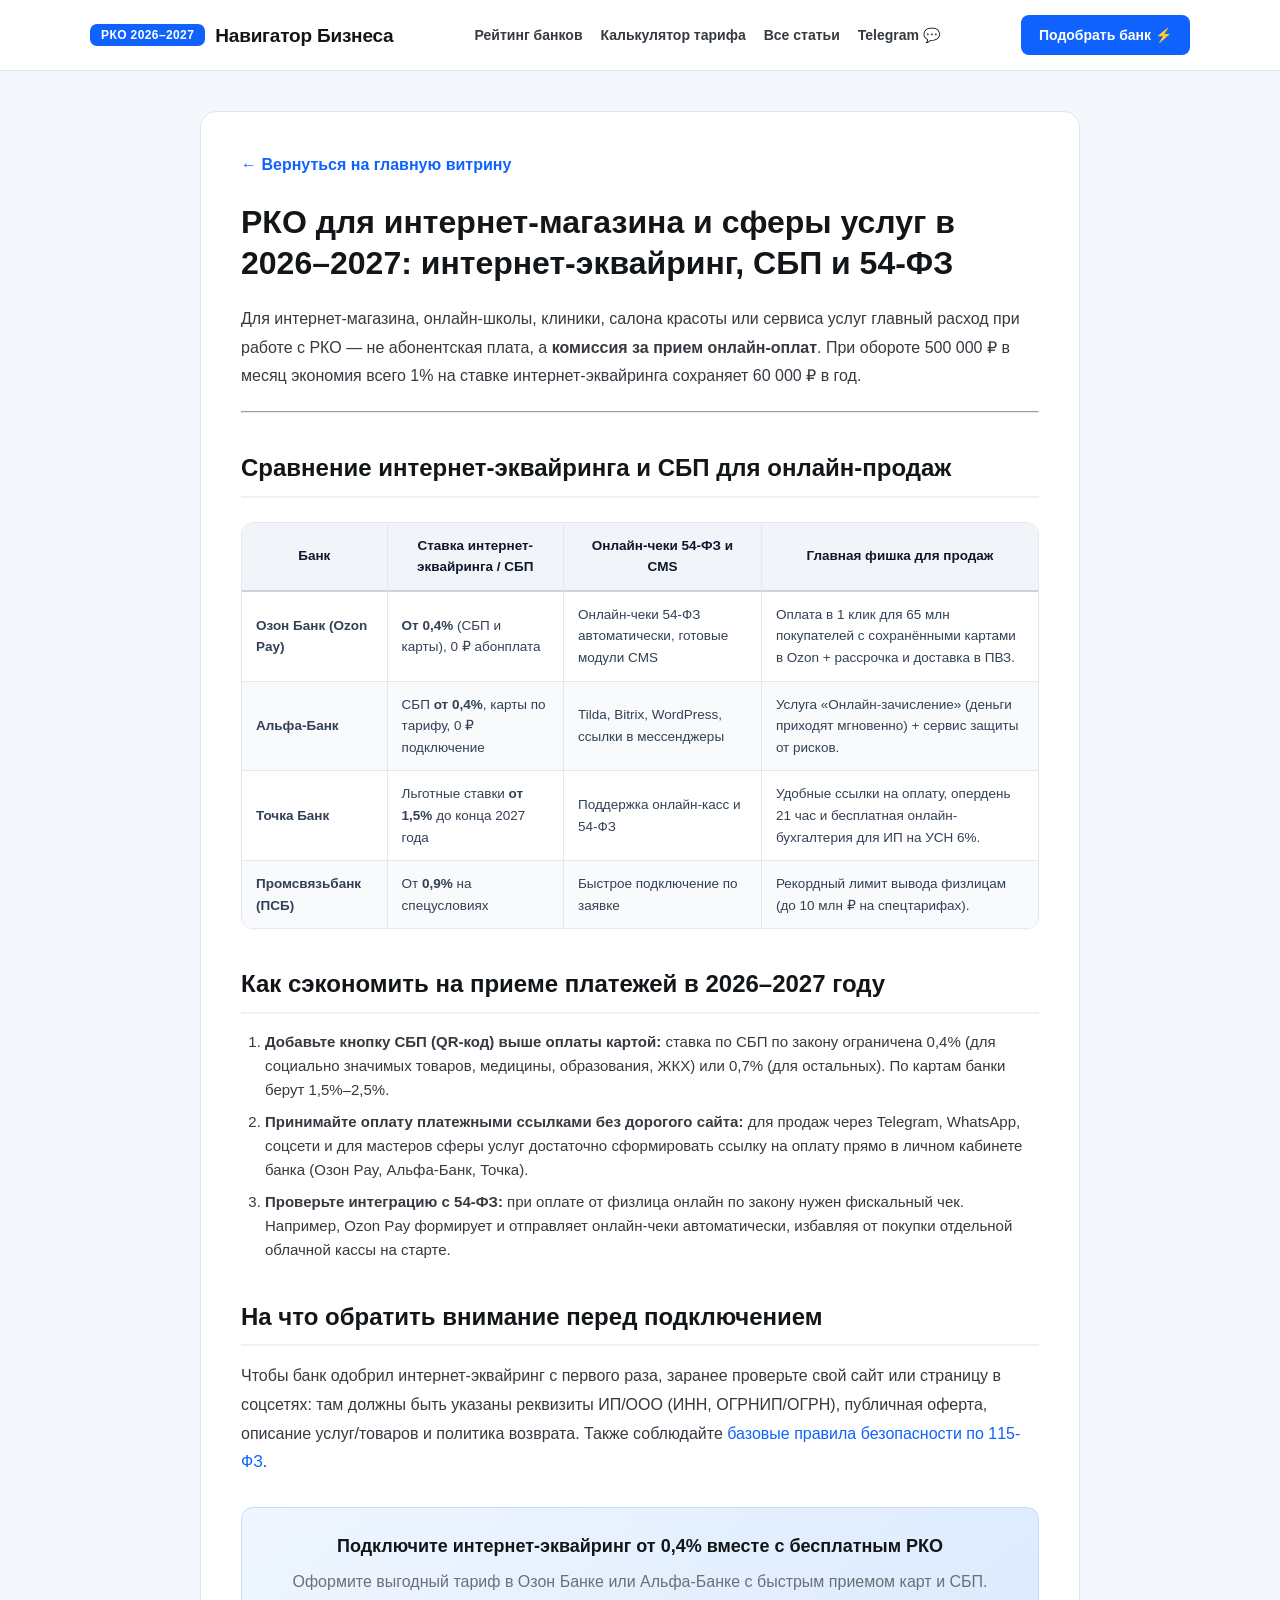
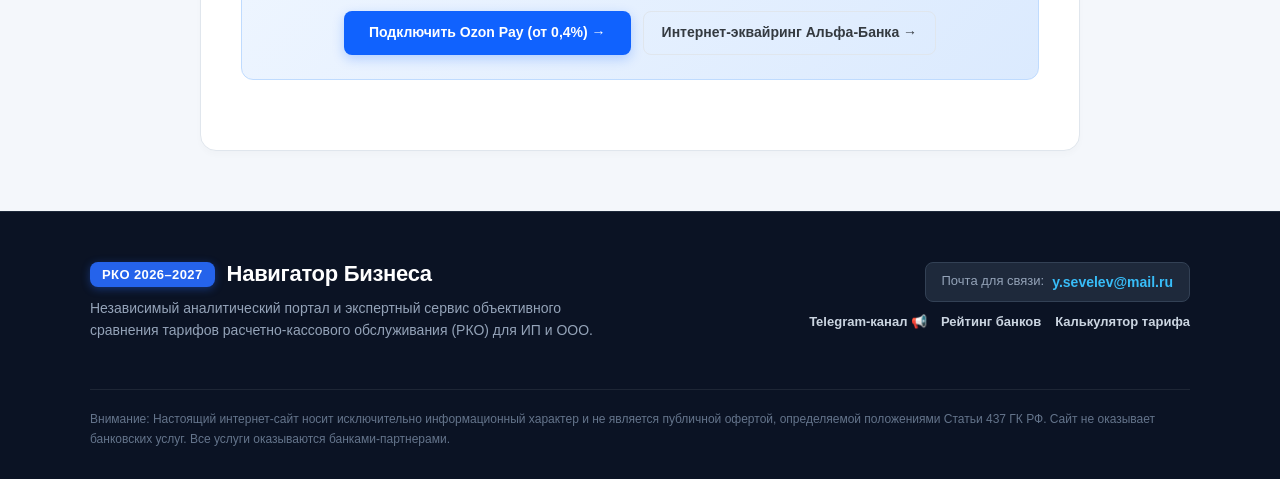
<file: articles/rko-dlya-internet-magazina-uslug.html>
<!DOCTYPE html>
<html lang="ru">
<head>
    <meta charset="UTF-8">
    <meta name="viewport" content="width=device-width, initial-scale=1.0">
    <title>РКО для интернет-магазина и сферы услуг в 2026–2027: интернет-эквайринг, СБП и 54-ФЗ — РКО Навигатор 2026–2027</title>
    <meta name="description" content="Выгодные тарифы РКО для интернет-магазинов, онлайн-школ, салонов красоты и сферы услуг. Сравнение интернет-эквайринга от 0,4%, СБП по QR-коду и онлайн-чеков по 54-ФЗ.">
    <link rel="canonical" href="https://rkonavigator.ru/articles/rko-dlya-internet-magazina-uslug.html">
    <meta property="og:type" content="article">
    <meta property="og:locale" content="ru_RU">
    <meta property="og:url" content="https://rkonavigator.ru/articles/rko-dlya-internet-magazina-uslug.html">
    <meta property="og:site_name" content="РКО Навигатор Бизнеса 2026–2027">
    <meta property="og:title" content="РКО для интернет-магазина и сферы услуг в 2026–2027: интернет-эквайринг, СБП и 54-ФЗ — РКО Навигатор 2026–2027">
    <meta property="og:description" content="Выгодные тарифы РКО для интернет-магазинов, онлайн-школ, салонов красоты и сферы услуг. Сравнение интернет-эквайринга от 0,4%, СБП по QR-коду и онлайн-чеков по 54-ФЗ.">
    <!-- Yandex.Metrika counter -->
    <script type="text/javascript">
        (function(m,e,t,r,i,k,a){m[i]=m[i]||function(){(m[i].a=m[i].a||[]).push(arguments)};
        m[i].l=1*new Date();
        for (var j = 0; j < document.scripts.length; j++) {if (document.scripts[j].src === r) { return; }}
        k=e.createElement(t),a=e.getElementsByTagName(t)[0],k.async=1,k.src=r,a.parentNode.insertBefore(k,a)})
        (window, document, "script", "https://mc.yandex.ru/metrika/tag.js", "ym");

        ym(114728691, "init", {
            clickmap:true,
            trackLinks:true,
            accurateTrackBounce:true,
            webvisor:true
        });
    </script>
    <noscript><div><img src="https://mc.yandex.ru/watch/114728691" style="position:absolute; left:-9999px;" alt="" /></div></noscript>
    <!-- /Yandex.Metrika counter -->
    <script type="application/ld+json">
{
      "@context": "https://schema.org",
      "@graph": [
            {
                  "@type": "Article",
                  "headline": "РКО для интернет-магазина и сферы услуг в 2026–2027: интернет-эквайринг, СБП и 54-ФЗ",
                  "description": "Выгодные тарифы РКО для интернет-магазинов, онлайн-школ, салонов красоты и сферы услуг. Сравнение интернет-эквайринга от 0,4%, СБП по QR-коду и онлайн-чеков по 54-ФЗ.",
                  "mainEntityOfPage": {
                        "@type": "WebPage",
                        "@id": "https://rkonavigator.ru/articles/rko-dlya-internet-magazina-uslug.html"
                  },
                  "author": {
                        "@type": "Organization",
                        "name": "РКО Навигатор Бизнеса 2026–2027"
                  },
                  "publisher": {
                        "@type": "Organization",
                        "name": "РКО Навигатор Бизнеса 2026–2027"
                  },
                  "datePublished": "2026-11-28",
                  "dateModified": "2026-11-28"
            },
            {
                  "@type": "BreadcrumbList",
                  "itemListElement": [
                        {
                              "@type": "ListItem",
                              "position": 1,
                              "name": "Главная — Рейтинг РКО",
                              "item": "https://rkonavigator.ru/"
                        },
                        {
                              "@type": "ListItem",
                              "position": 2,
                              "name": "РКО для интернет-магазина и сферы услуг в 2026–2027: интернет-эквайринг, СБП и 54-ФЗ",
                              "item": "https://rkonavigator.ru/articles/rko-dlya-internet-magazina-uslug.html"
                        }
                  ]
            }
      ]
}
    </script>
    <link rel="stylesheet" href="../css/style.css">
    <style>
        .article-container {
            max-width: 880px;
            margin: 40px auto;
            background: #ffffff;
            padding: 40px;
            border-radius: 16px;
            border: 1px solid #e0e6ed;
            box-shadow: 0 4px 6px rgba(0,0,0,0.02);
        }
        .article-content h1 { font-size: 32px; margin-bottom: 20px; line-height: 1.3; color: #121619; }
        .article-content h2 { font-size: 24px; margin: 36px 0 16px; color: #121619; border-bottom: 2px solid #edf2f7; padding-bottom: 8px; }
        .article-content h3 { font-size: 19px; margin: 24px 0 12px; color: #121619; }
        .article-content p { font-size: 16px; line-height: 1.8; margin-bottom: 20px; color: #343a40; }
        .article-content ul, .article-content ol { margin-bottom: 24px; padding-left: 24px; }
        .article-content li { font-size: 15px; margin-bottom: 8px; line-height: 1.6; color: #343a40; }
        .article-content code { background: #f1f5f9; padding: 2px 6px; border-radius: 4px; font-size: 14px; }
        .back-link { display: inline-flex; align-items: center; gap: 6px; font-weight: 700; margin-bottom: 24px; color: #1062fe; text-decoration: none; }
        .back-link:hover { text-decoration: underline; }
        .cta-banner {
            background: linear-gradient(135deg, #eff6ff 0%, #dbeafe 100%);
            border: 1px solid #bfdbfe;
            border-radius: 12px;
            padding: 24px;
            text-align: center;
            margin: 30px 0;
        }
        .cta-banner h4 { font-size: 18px; margin-bottom: 8px; color: #121619; }
    </style>
</head>
<body>
    <header class="header">
        <div class="container header-inner">
            <a href="../index.html" class="logo">
                <span class="logo-badge">РКО 2026–2027</span>
                <span class="logo-text">Навигатор Бизнеса</span>
            </a>
            <ul class="nav-links">
                <li><a href="../index.html#rating">Рейтинг банков</a></li>
                <li><a href="../index.html#calculator">Калькулятор тарифа</a></li>
                <li><a href="../index.html#articles">Все статьи</a></li>
                <li><a href="https://t.me/fin_konsult_2026" class="link-tg-channel" target="_blank" rel="noopener">Telegram 💬</a></li>
            </ul>
            <a href="../index.html#calculator" class="header-cta">Подобрать банк ⚡</a>
        </div>
    </header>

    <div class="container">
        <div class="article-container">
            <a href="../index.html" class="back-link">← Вернуться на главную витрину</a>
            <article class="article-content">
                <h1>РКО для интернет-магазина и сферы услуг в 2026–2027: интернет-эквайринг, СБП и 54-ФЗ</h1>
                <p>Для интернет-магазина, онлайн-школы, клиники, салона красоты или сервиса услуг главный расход при работе с РКО — не абонентская плата, а <strong>комиссия за прием онлайн-оплат</strong>. При обороте 500 000 ₽ в месяц экономия всего 1% на ставке интернет-эквайринга сохраняет 60 000 ₽ в год.</p>

                <hr>

                <h2>Сравнение интернет-эквайринга и СБП для онлайн-продаж</h2>
                <div class="table-responsive">
                    <table class="styled-table">
                        <thead>
                            <tr>
                                <th>Банк</th>
                                <th>Ставка интернет-эквайринга / СБП</th>
                                <th>Онлайн-чеки 54-ФЗ и CMS</th>
                                <th>Главная фишка для продаж</th>
                            </tr>
                        </thead>
                        <tbody>
                            <tr>
                                <td><strong>Озон Банк (Ozon Pay)</strong></td>
                                <td><strong>От 0,4%</strong> (СБП и карты), 0 ₽ абонплата</td>
                                <td>Онлайн-чеки 54-ФЗ автоматически, готовые модули CMS</td>
                                <td>Оплата в 1 клик для 65 млн покупателей с сохранёнными картами в Ozon + рассрочка и доставка в ПВЗ.</td>
                            </tr>
                            <tr>
                                <td><strong>Альфа-Банк</strong></td>
                                <td>СБП <strong>от 0,4%</strong>, карты по тарифу, 0 ₽ подключение</td>
                                <td>Tilda, Bitrix, WordPress, ссылки в мессенджеры</td>
                                <td>Услуга «Онлайн-зачисление» (деньги приходят мгновенно) + сервис защиты от рисков.</td>
                            </tr>
                            <tr>
                                <td><strong>Точка Банк</strong></td>
                                <td>Льготные ставки <strong>от 1,5%</strong> до конца 2027 года</td>
                                <td>Поддержка онлайн-касс и 54-ФЗ</td>
                                <td>Удобные ссылки на оплату, опердень 21 час и бесплатная онлайн-бухгалтерия для ИП на УСН 6%.</td>
                            </tr>
                            <tr>
                                <td><strong>Промсвязьбанк (ПСБ)</strong></td>
                                <td>От <strong>0,9%</strong> на спецусловиях</td>
                                <td>Быстрое подключение по заявке</td>
                                <td>Рекордный лимит вывода физлицам (до 10 млн ₽ на спецтарифах).</td>
                            </tr>
                        </tbody>
                    </table>
                </div>

                <h2>Как сэкономить на приеме платежей в 2026–2027 году</h2>
                <ol>
                    <li><strong>Добавьте кнопку СБП (QR-код) выше оплаты картой:</strong> ставка по СБП по закону ограничена 0,4% (для социально значимых товаров, медицины, образования, ЖКХ) или 0,7% (для остальных). По картам банки берут 1,5%–2,5%.</li>
                    <li><strong>Принимайте оплату платежными ссылками без дорогого сайта:</strong> для продаж через Telegram, WhatsApp, соцсети и для мастеров сферы услуг достаточно сформировать ссылку на оплату прямо в личном кабинете банка (Озон Pay, Альфа-Банк, Точка).</li>
                    <li><strong>Проверьте интеграцию с 54-ФЗ:</strong> при оплате от физлица онлайн по закону нужен фискальный чек. Например, Ozon Pay формирует и отправляет онлайн-чеки автоматически, избавляя от покупки отдельной облачной кассы на старте.</li>
                </ol>

                <h2>На что обратить внимание перед подключением</h2>
                <p>Чтобы банк одобрил интернет-эквайринг с первого раза, заранее проверьте свой сайт или страницу в соцсетях: там должны быть указаны реквизиты ИП/ООО (ИНН, ОГРНИП/ОГРН), публичная оферта, описание услуг/товаров и политика возврата. Также соблюдайте <a href="ekvayring-115fz.html">базовые правила безопасности по 115-ФЗ</a>.</p>
        
            </article>

            <div class="cta-banner">
                <h4>Подключите интернет-эквайринг от 0,4% вместе с бесплатным РКО</h4>
                <p style="color: #697077; margin-bottom: 16px;">Оформите выгодный тариф в Озон Банке или Альфа-Банке с быстрым приемом карт и СБП.</p>
                <div style="display: flex; justify-content: center; gap: 12px; flex-wrap: wrap;">
                    <a href="#" class="btn-open-account" data-bank="ozon" data-action="internet_acquiring" target="_blank" rel="sponsored nofollow">Подключить Ozon Pay (от 0,4%) →</a>
                    <a href="#" class="btn-details" data-bank="alfa" data-action="internet_acquiring" target="_blank" rel="sponsored nofollow">Интернет-эквайринг Альфа-Банка →</a>
                </div>
            </div>
        </div>
    </div>

    <footer class="footer">
        <div class="container">
            <div class="footer-top">
                <div class="footer-brand">
                    <a href="../index.html" class="logo">
                        <span class="logo-badge">РКО 2026–2027</span>
                        <span class="logo-text">Навигатор Бизнеса</span>
                    </a>
                    <p class="footer-desc">
                        Независимый аналитический портал и экспертный сервис объективного сравнения тарифов расчетно-кассового обслуживания (РКО) для ИП и ООО.
                    </p>
                </div>
                <div class="footer-contacts">
                    <div class="footer-email-box">
                        <span class="footer-email-label">Почта для связи:</span>
                        <a href="mailto:y.sevelev@mail.ru" class="footer-email-val">y.sevelev@mail.ru</a>
                    </div>
                    <div class="footer-social-links">
                        <a href="https://t.me/fin_konsult_2026" class="link-tg-channel" target="_blank" rel="noopener">Telegram-канал 📢</a>
                        <a href="../index.html#rating">Рейтинг банков</a>
                        <a href="../index.html#calculator">Калькулятор тарифа</a>
                    </div>
                </div>
            </div>
            <div class="footer-disclaimer">
                Внимание: Настоящий интернет-сайт носит исключительно информационный характер и не является публичной офертой, определяемой положениями Статьи 437 ГК РФ. Сайт не оказывает банковских услуг. Все услуги оказываются банками-партнерами.
            </div>
        </div>
    </footer>

    <script src="../js/config.js"></script>
    <script src="../js/app.js"></script>
</body>
</html>
</file>
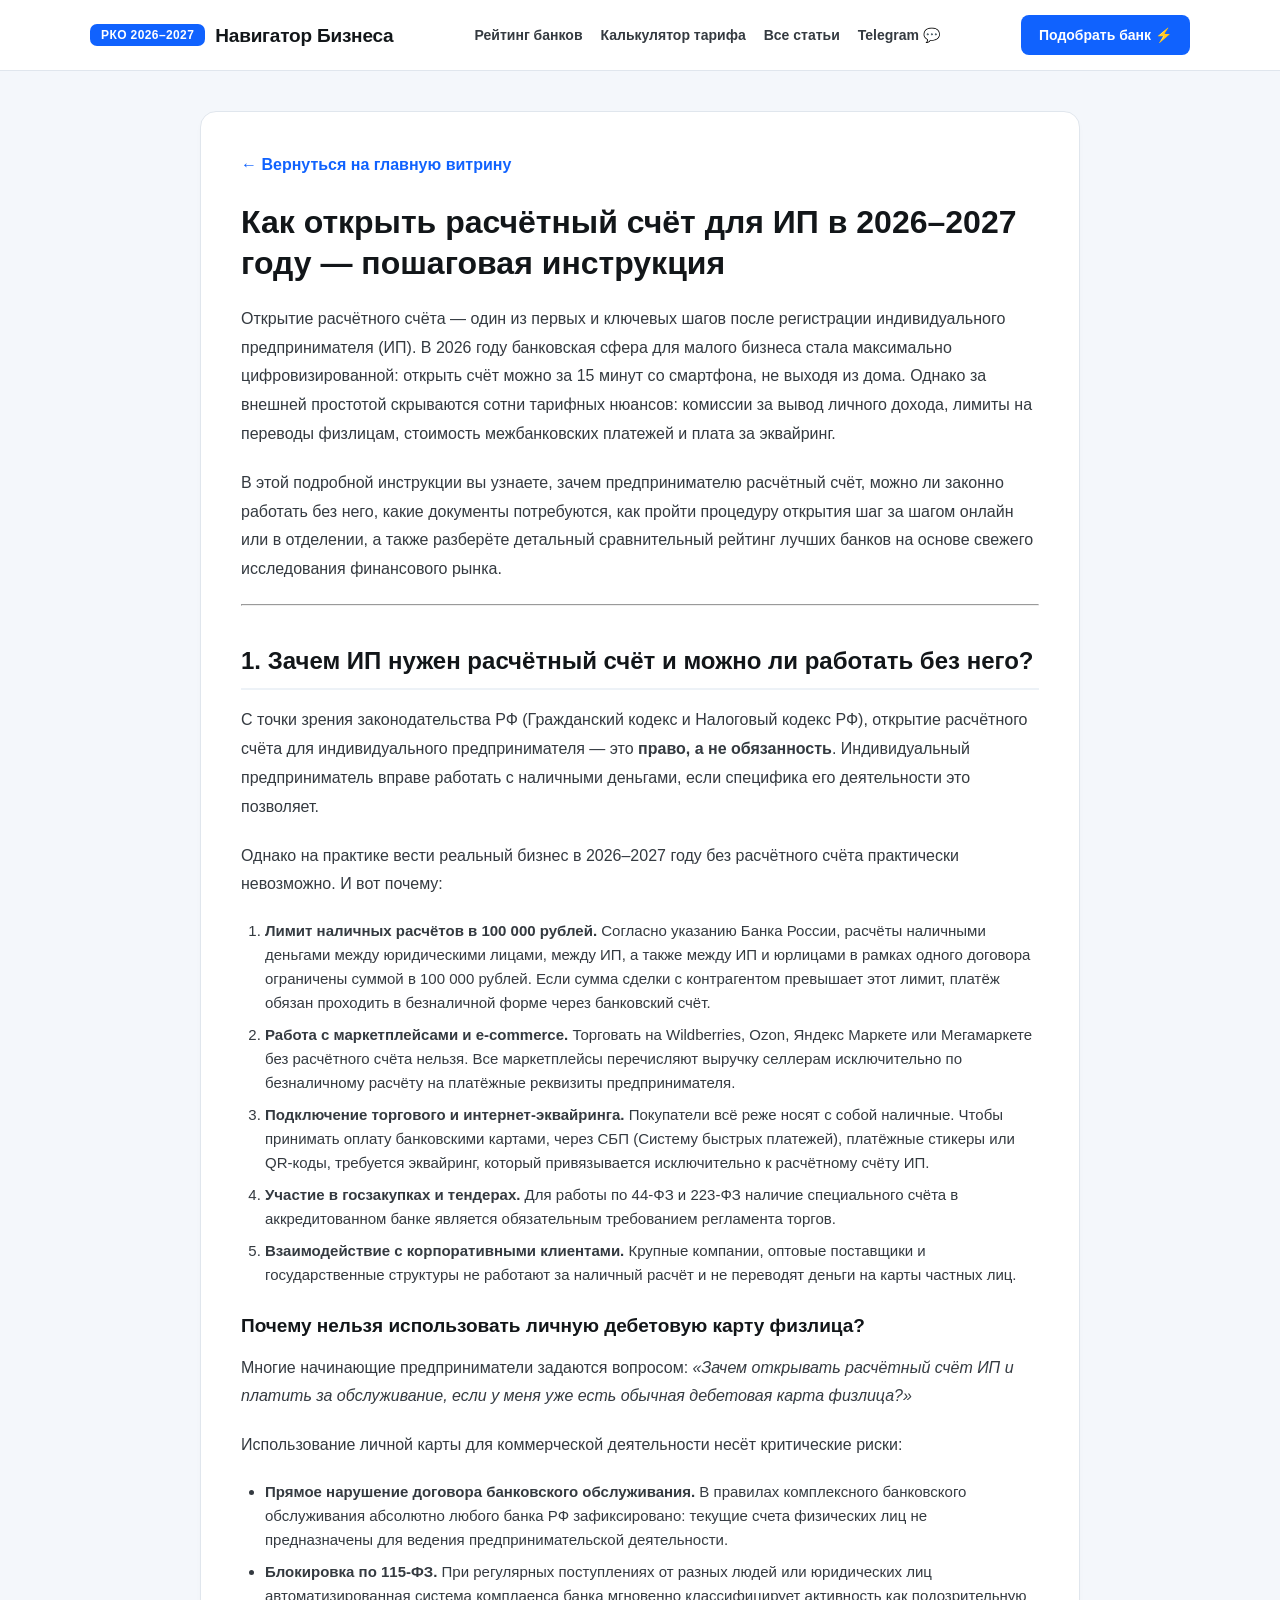
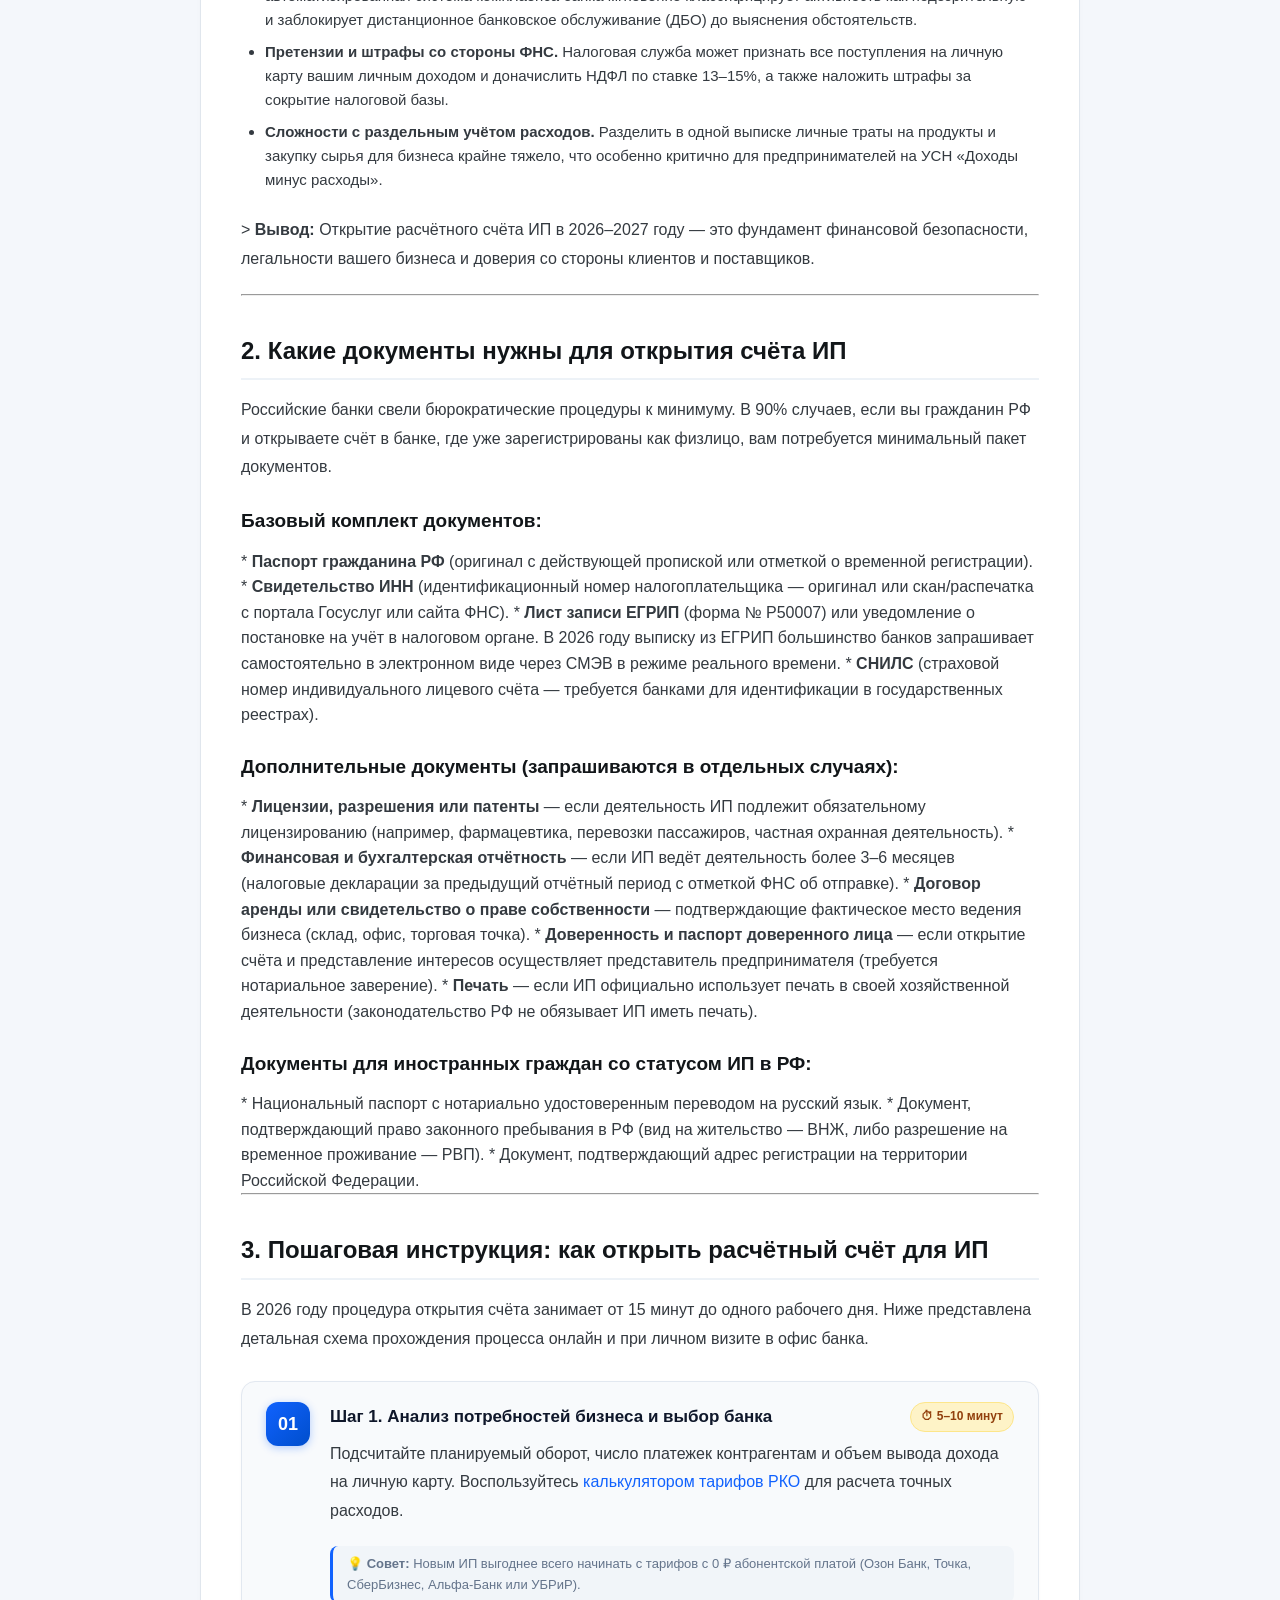
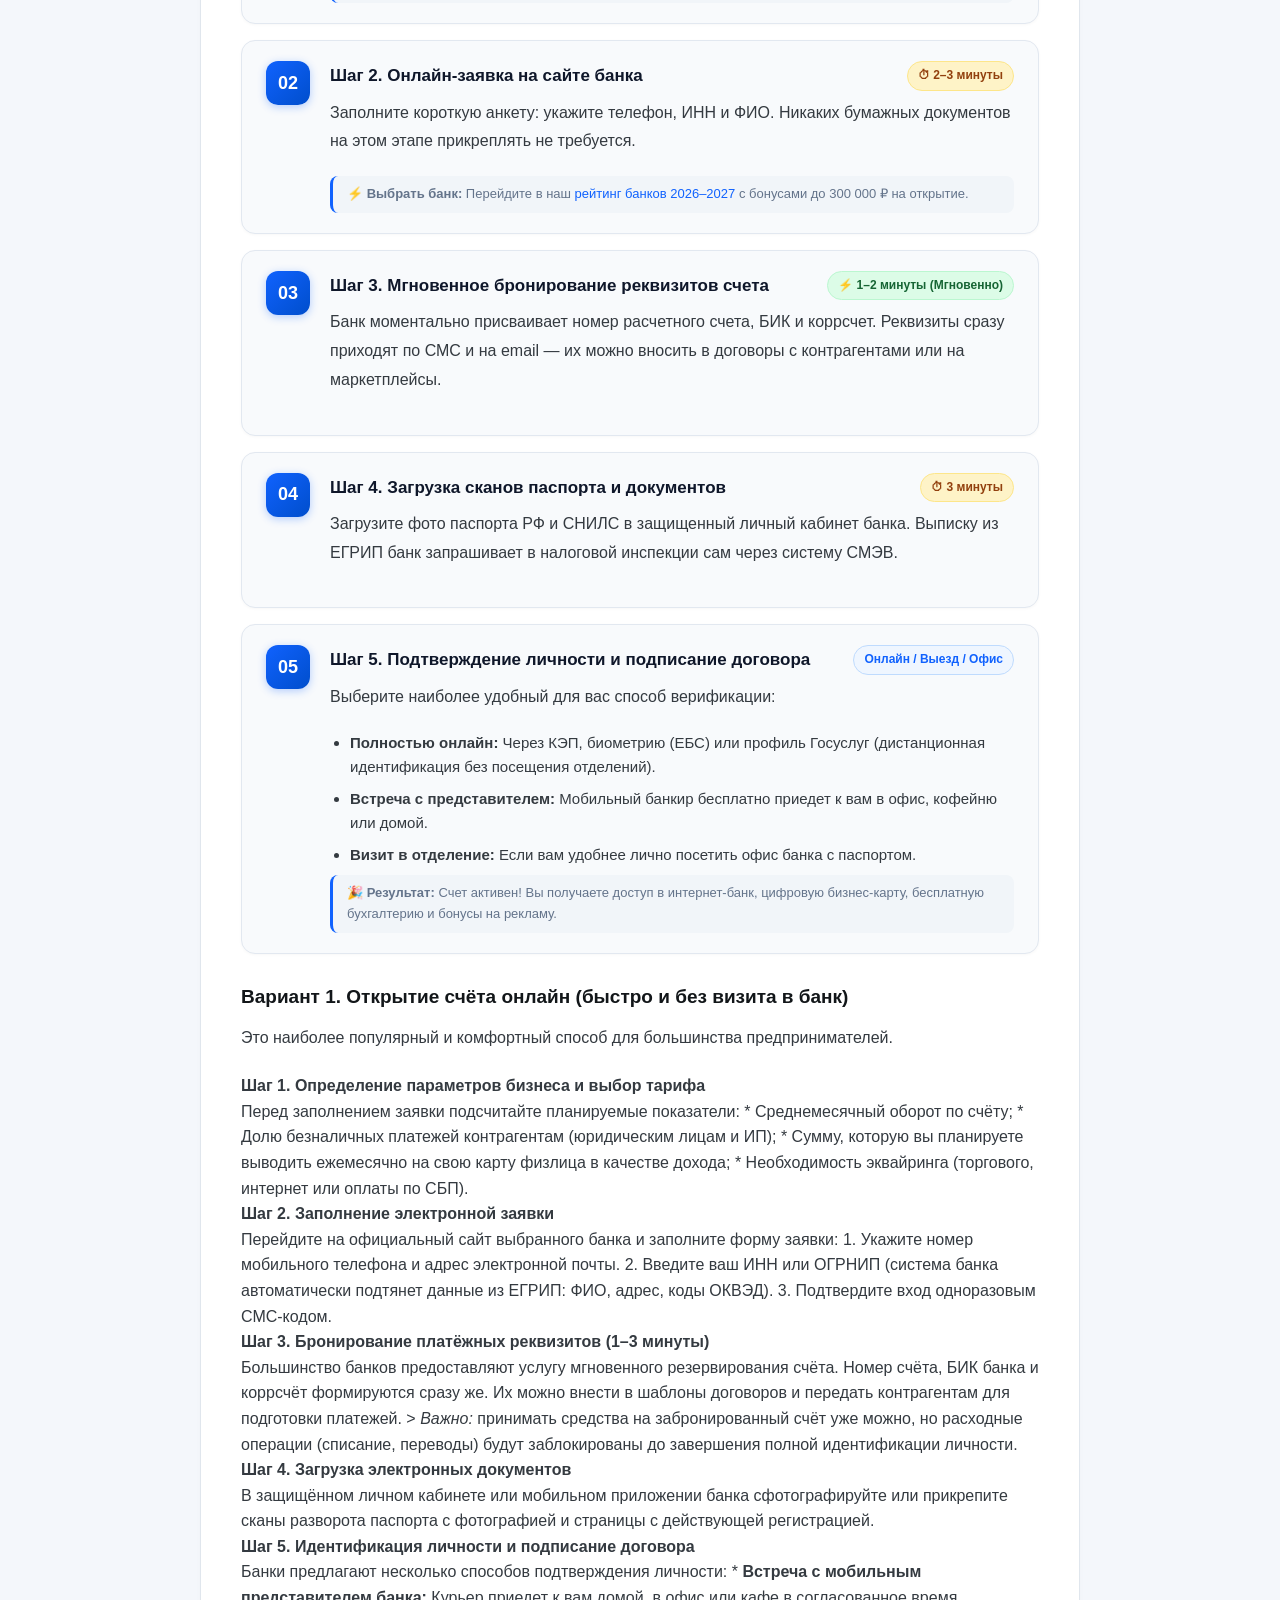
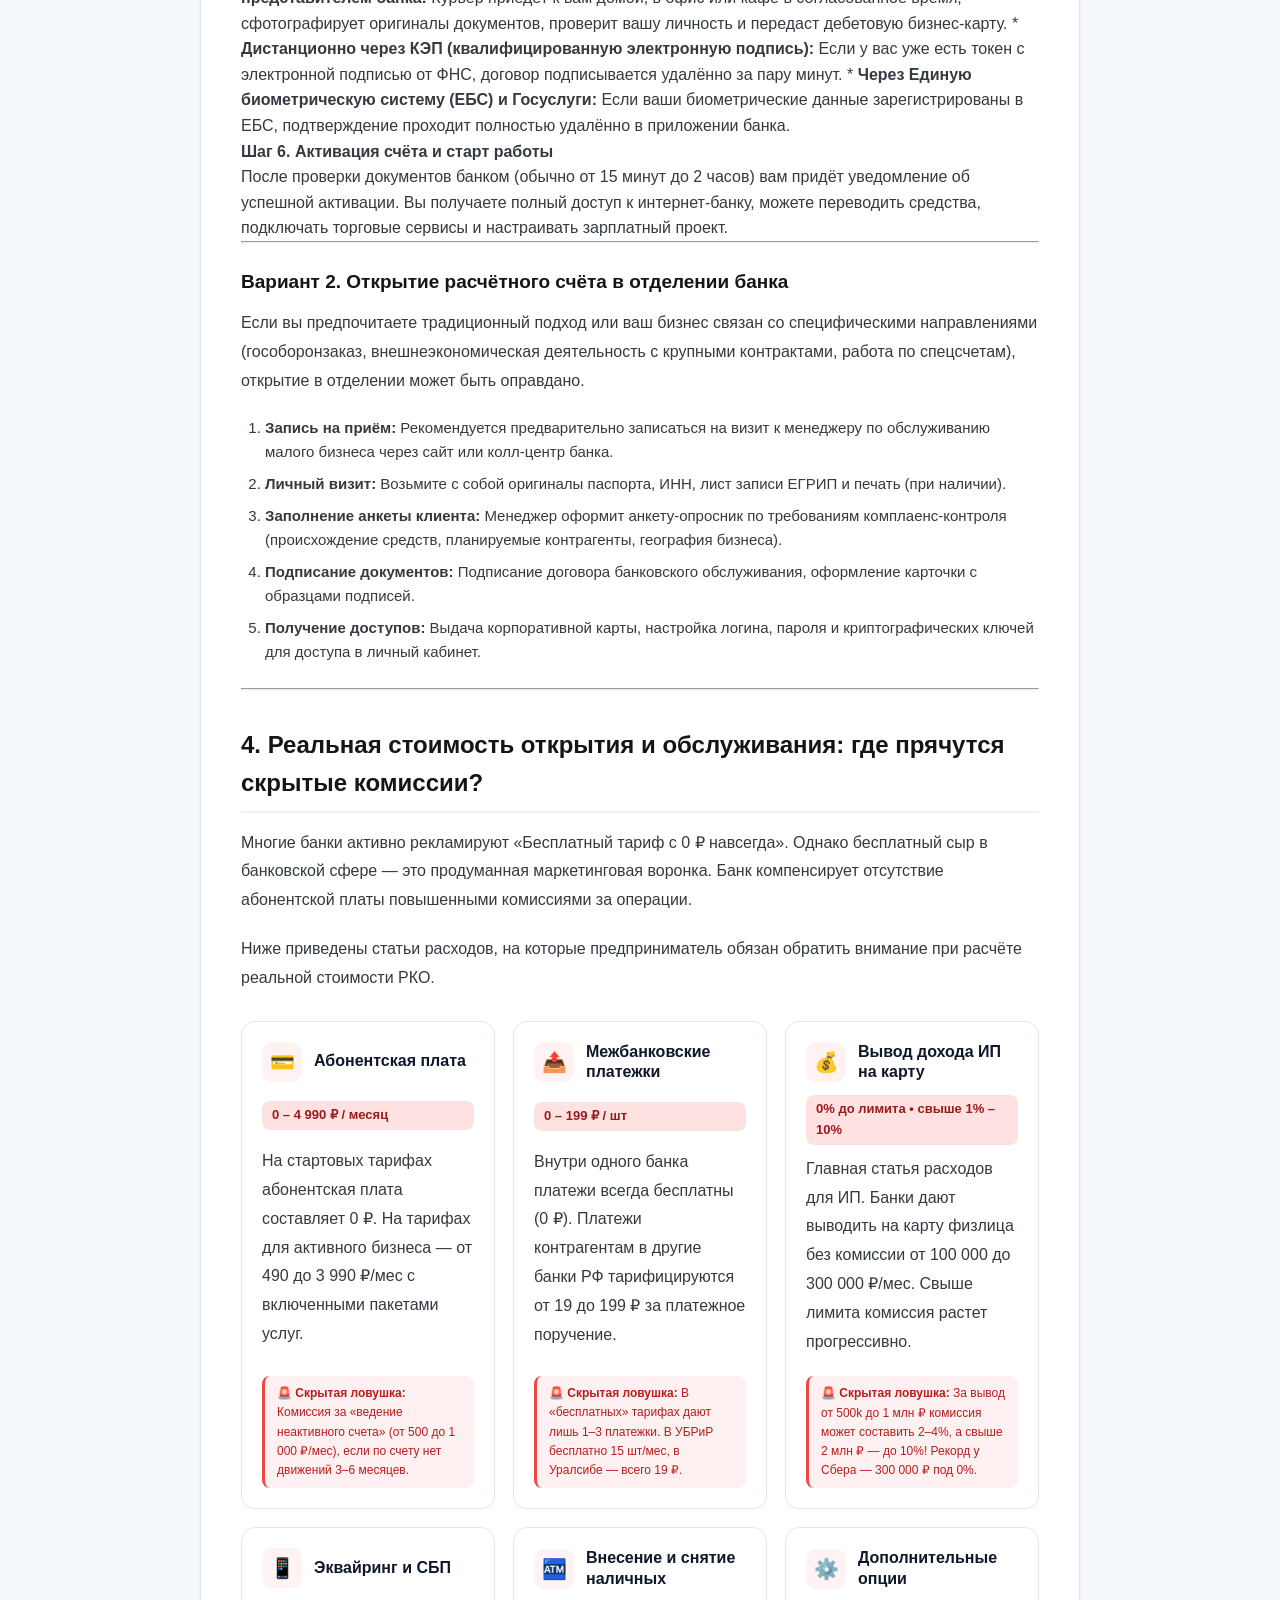
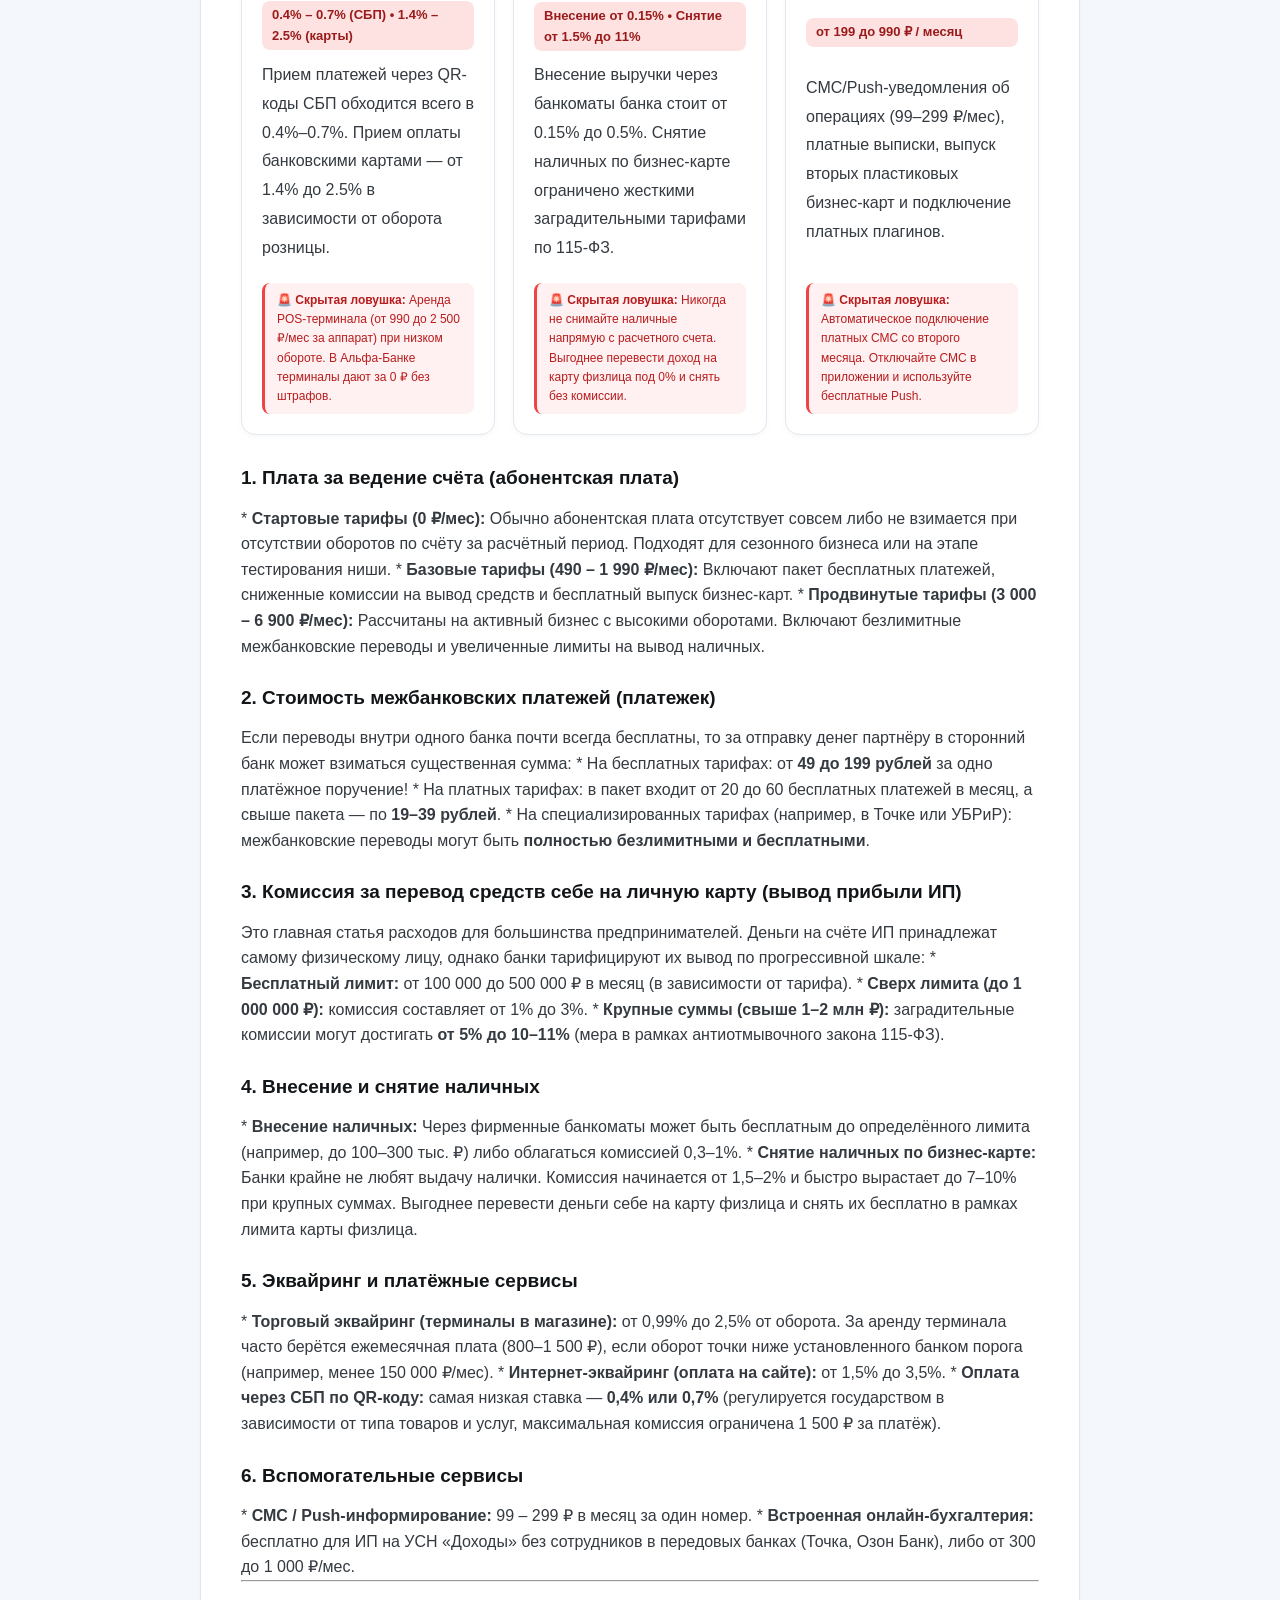
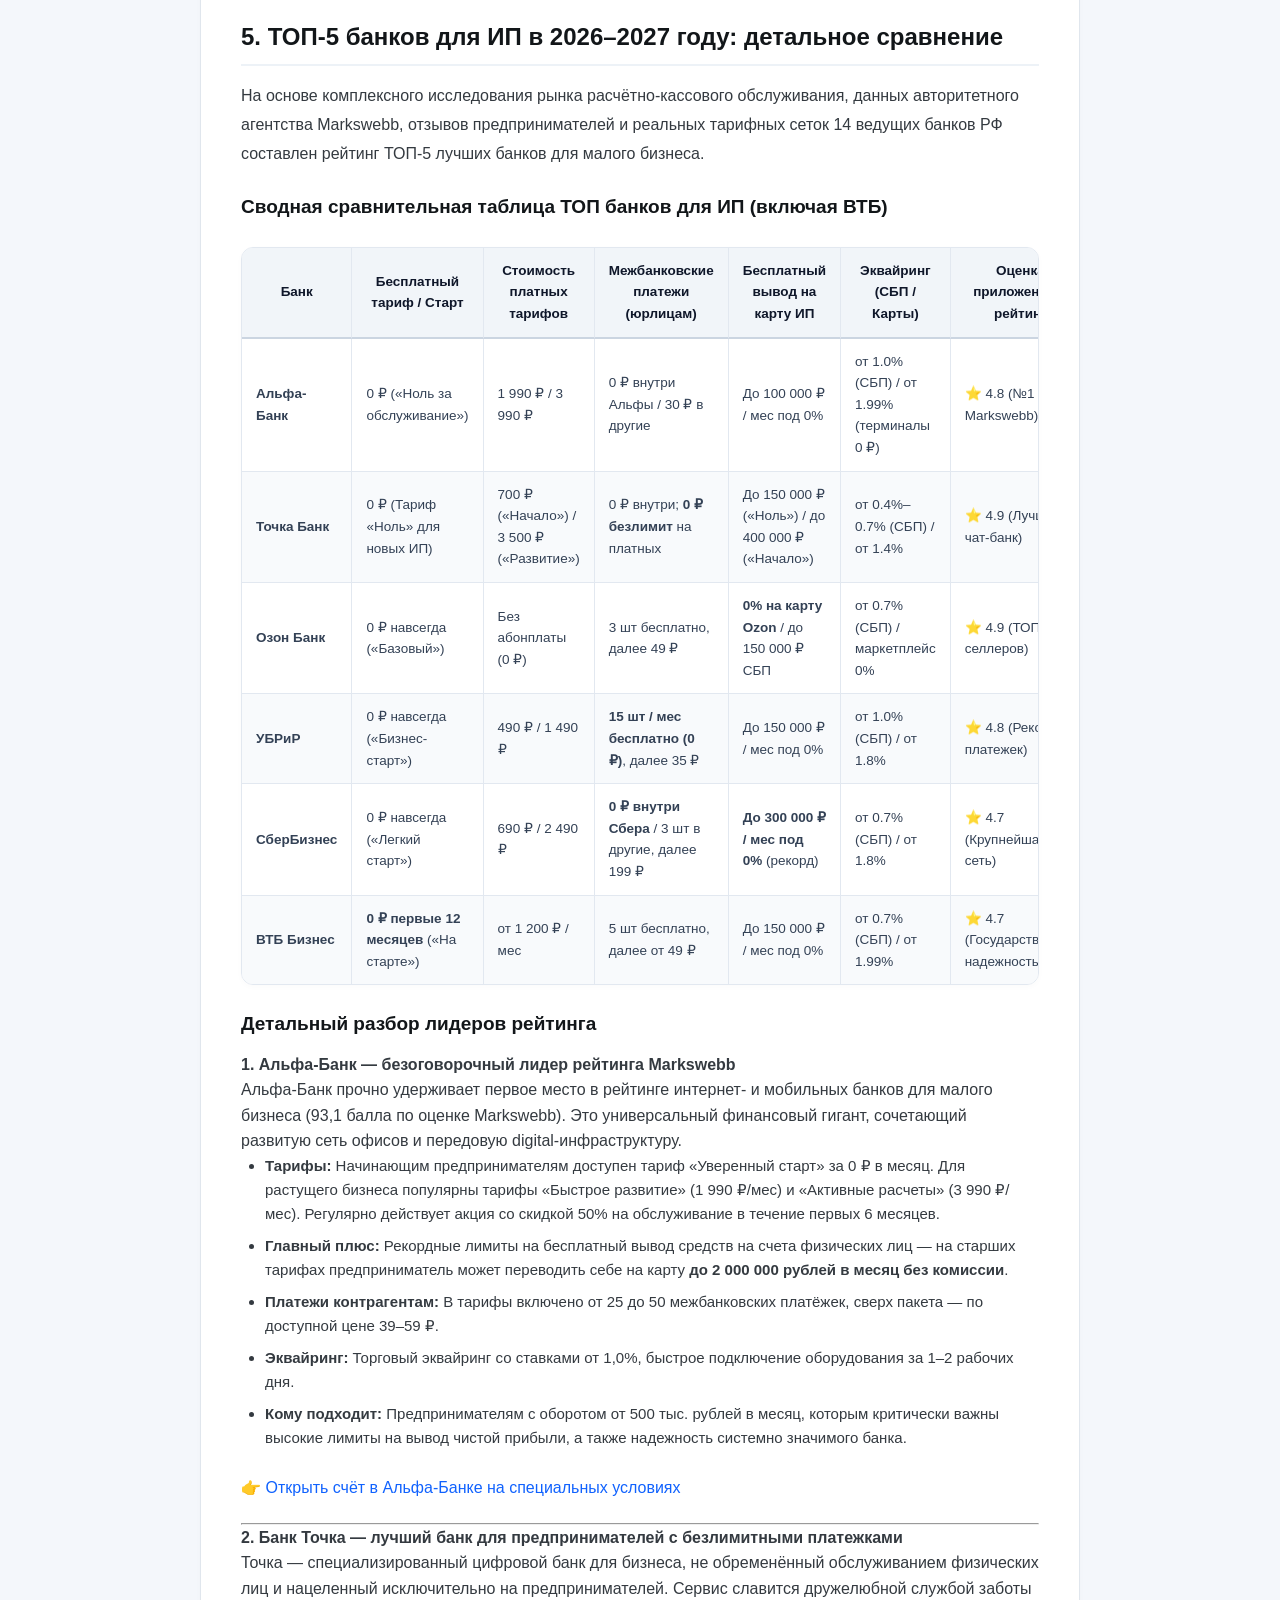
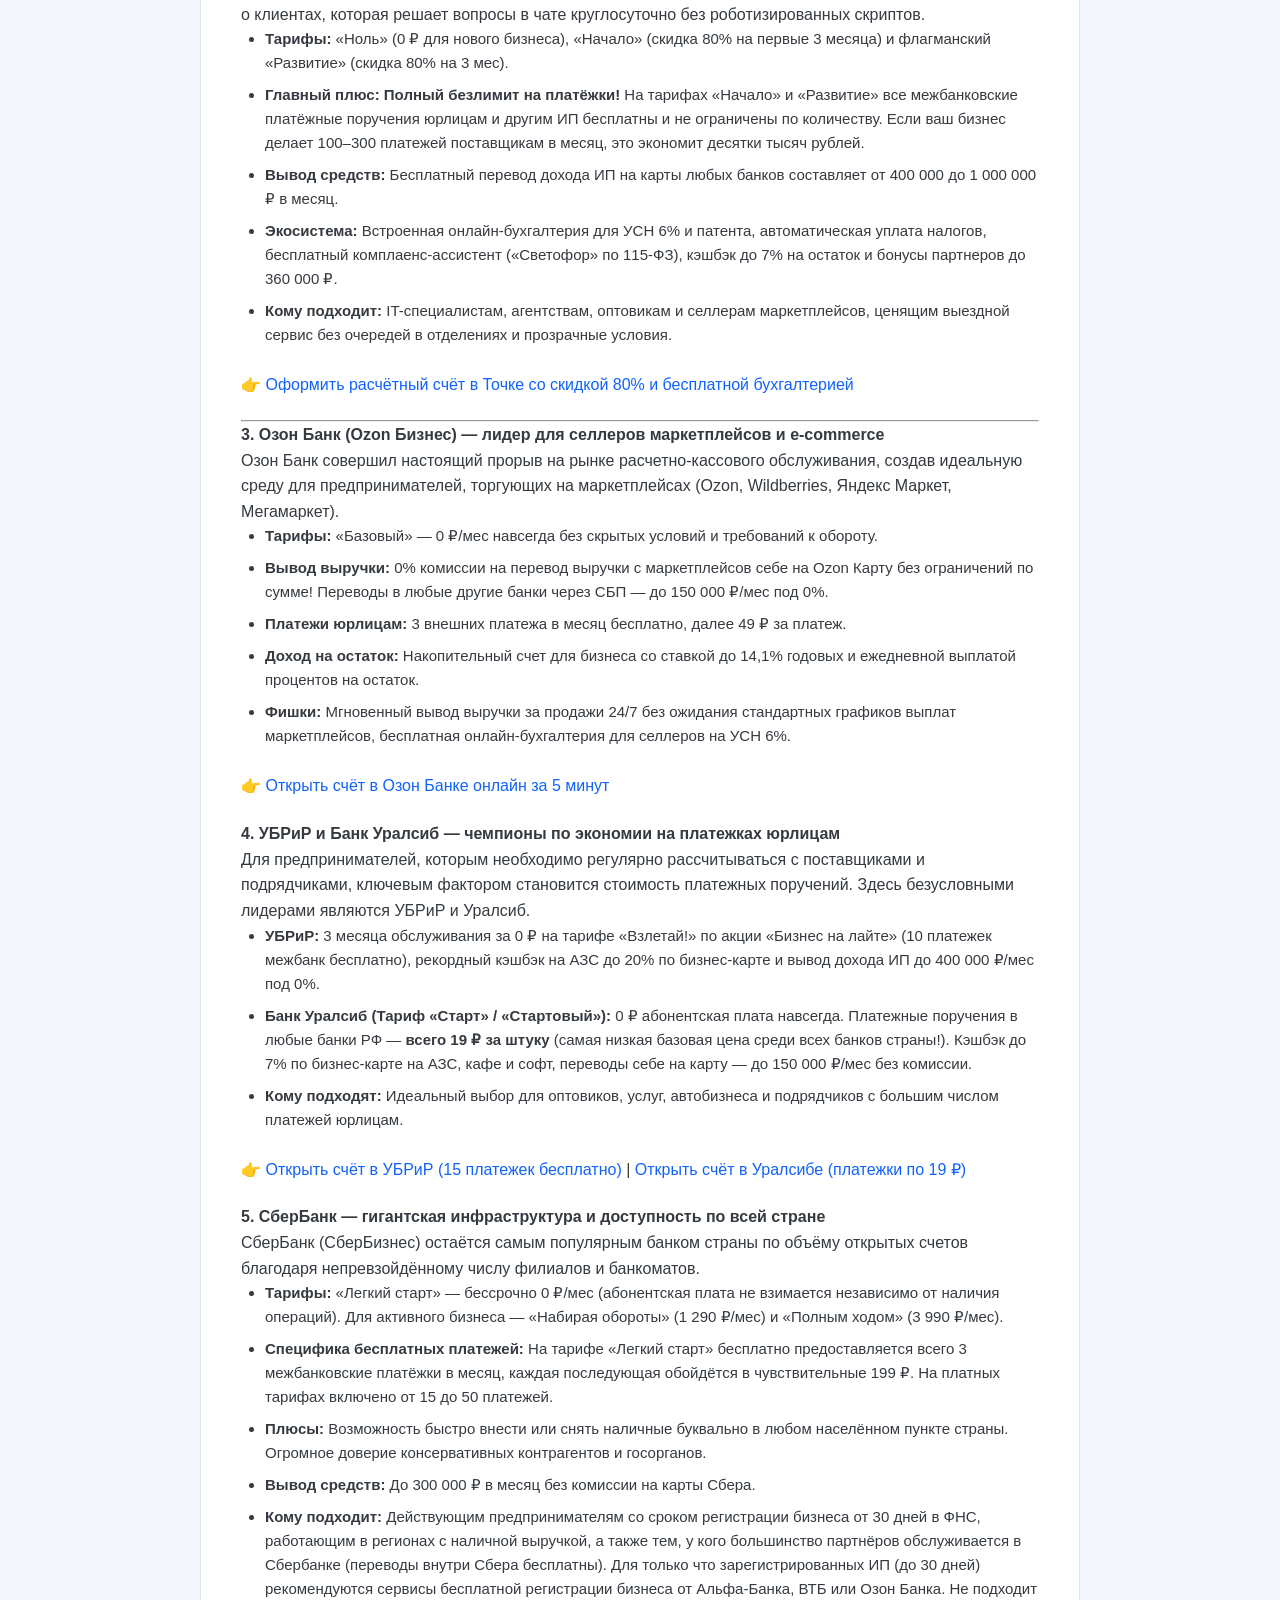
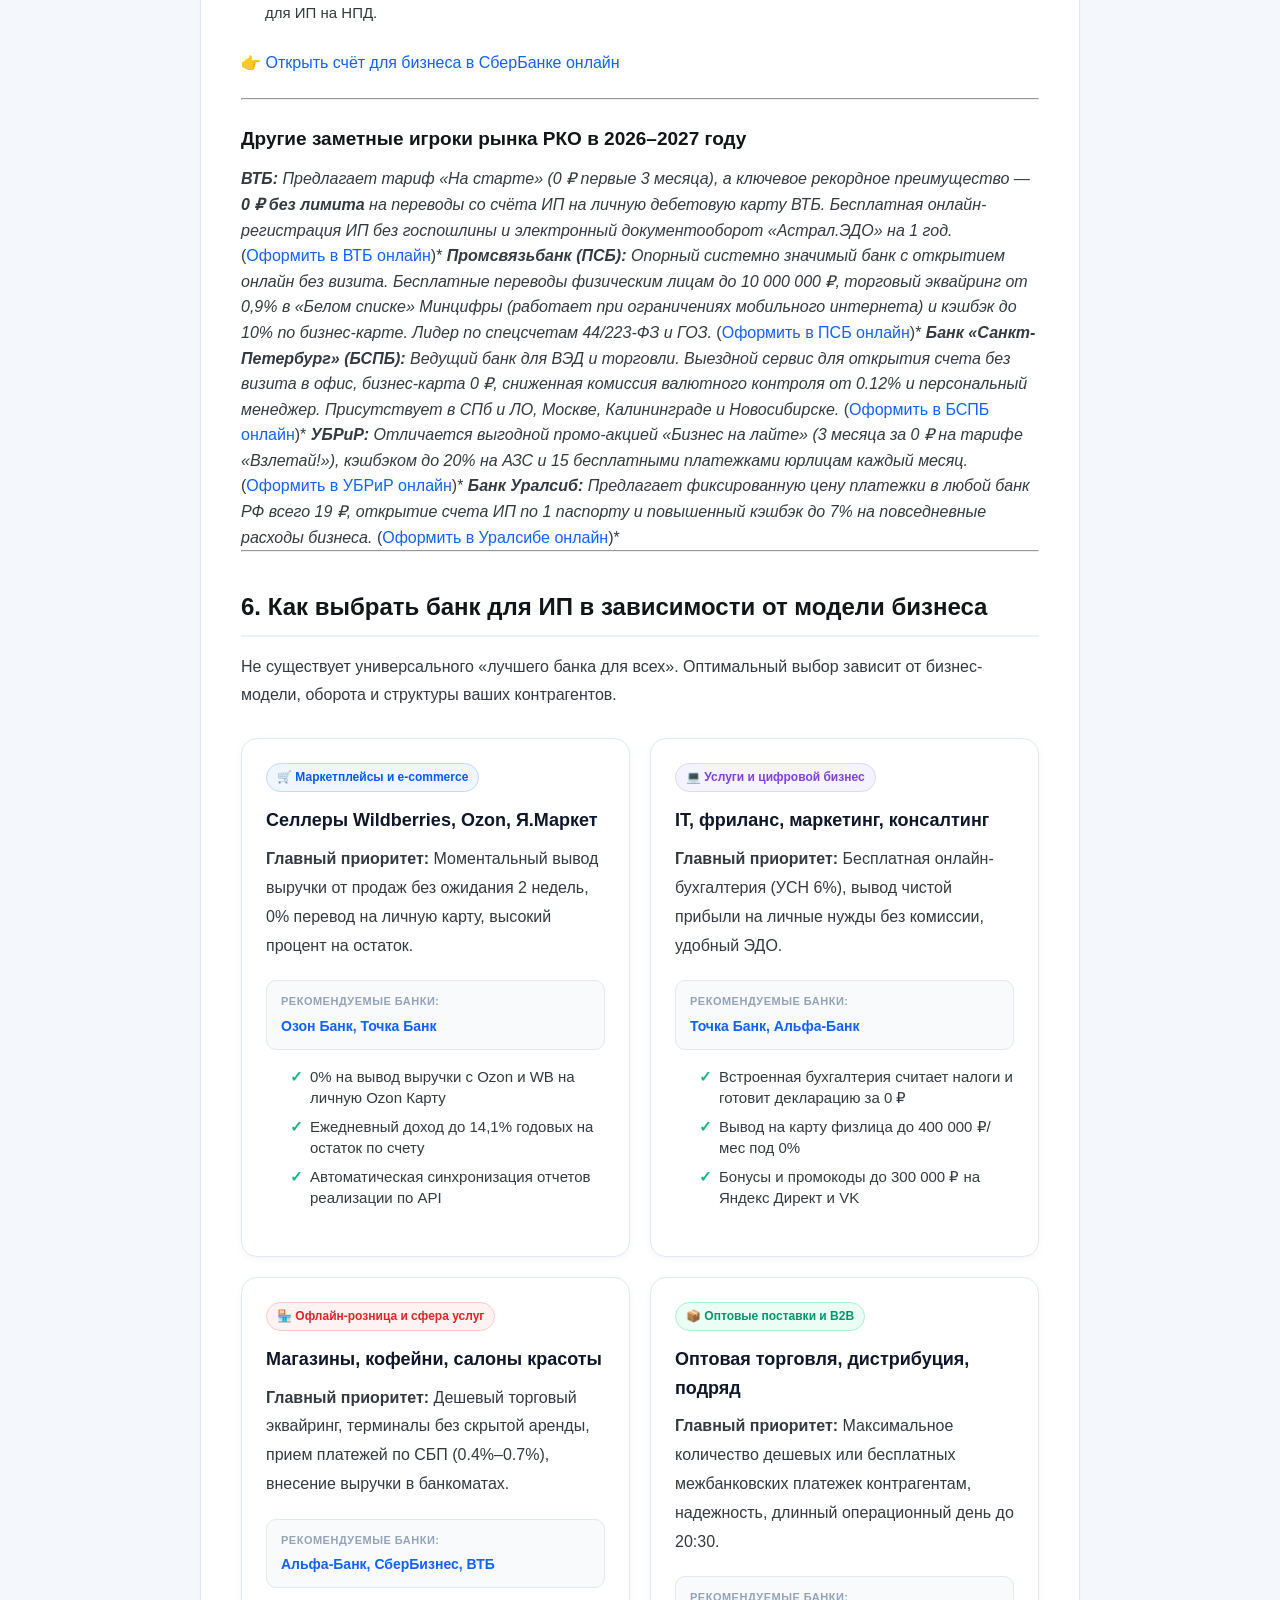
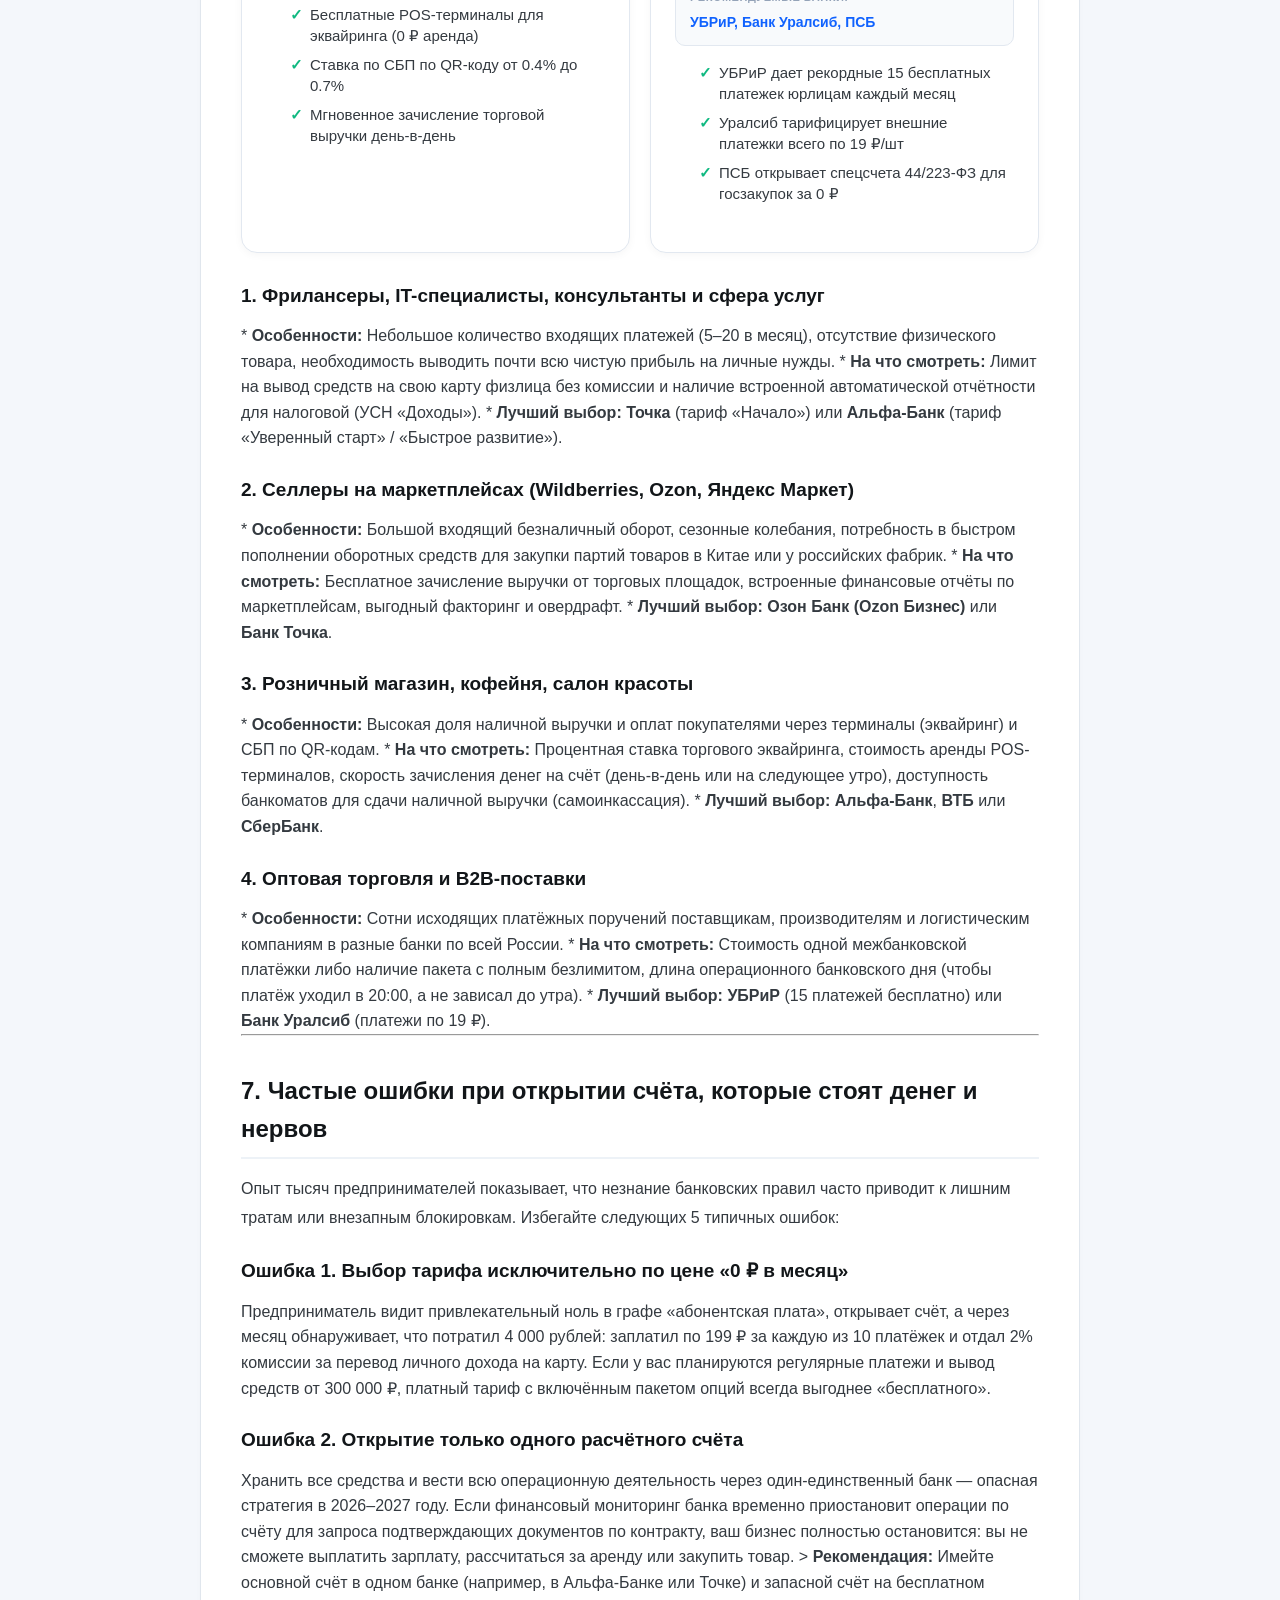
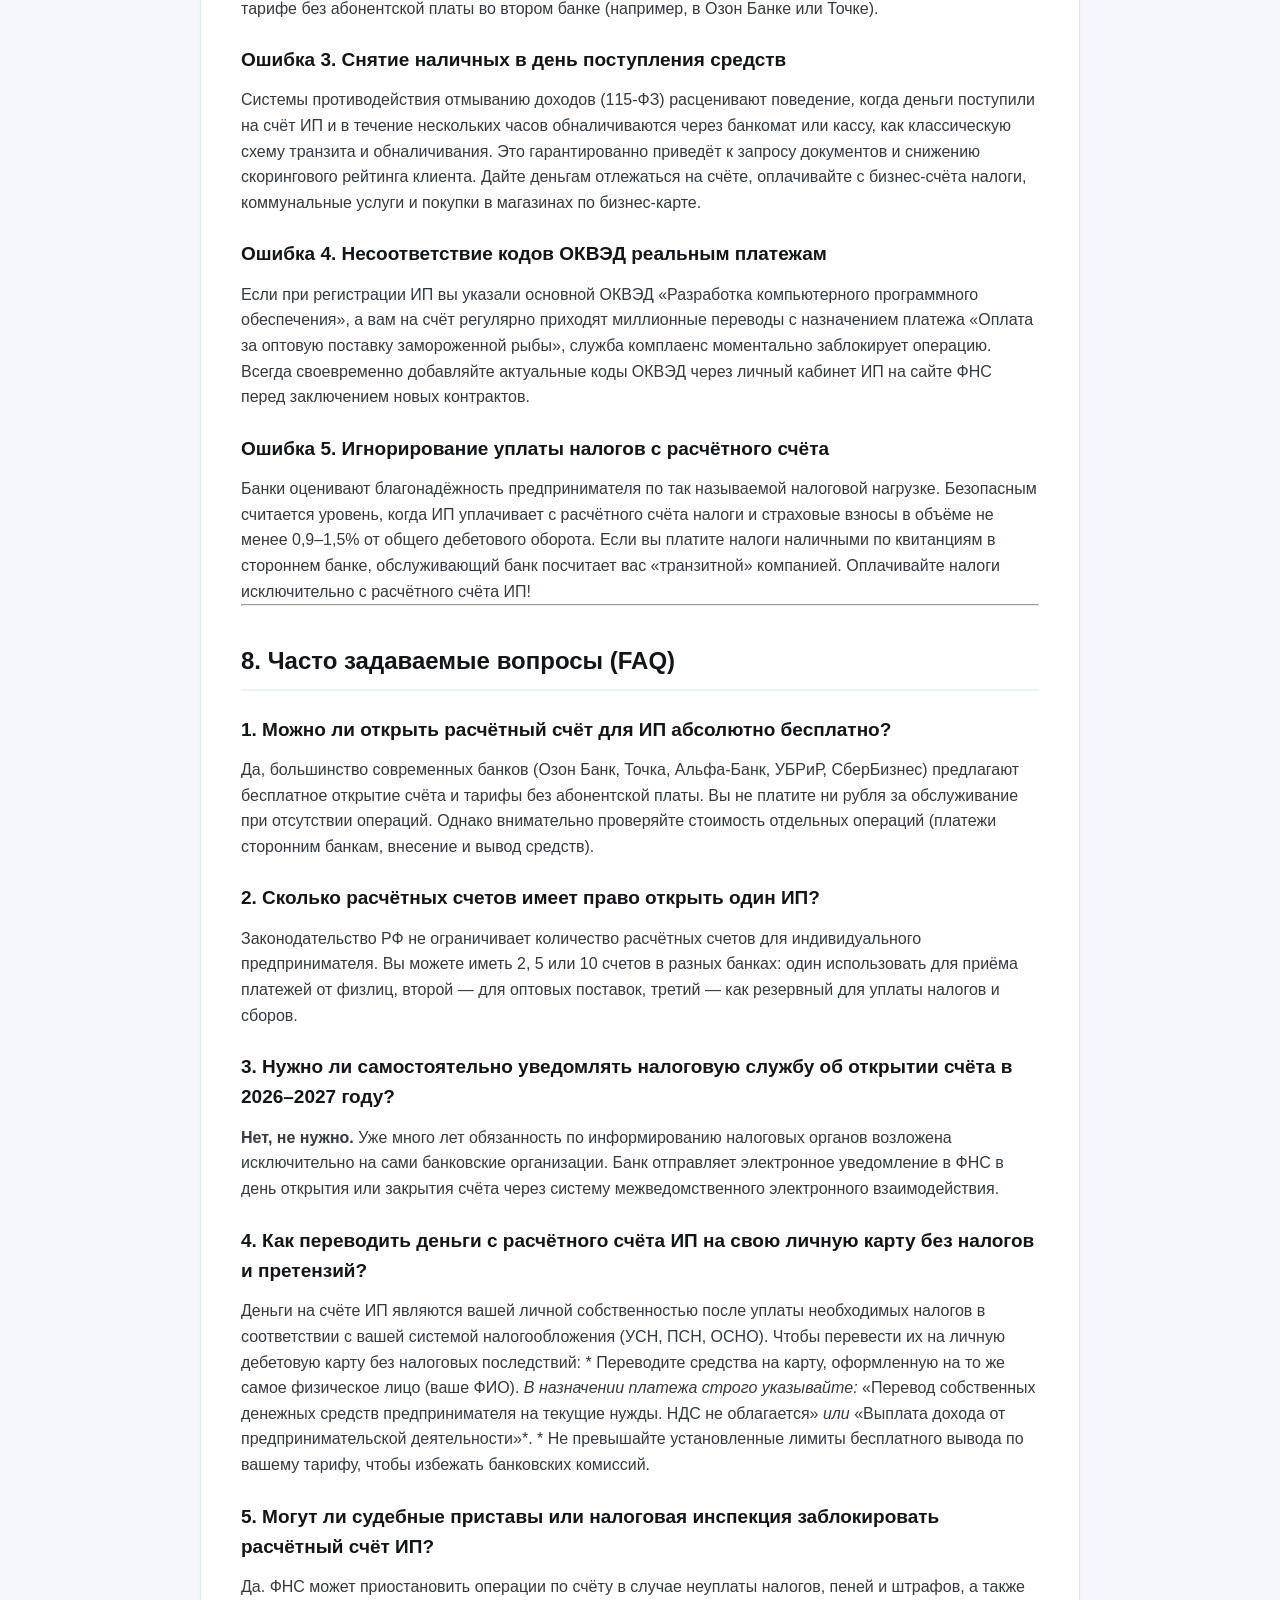
<file: articles/rko-ip.html>
<!DOCTYPE html>
<html lang="ru">
<head>
    <meta charset="UTF-8">
    <meta name="viewport" content="width=device-width, initial-scale=1.0">
    <title>Как открыть расчетный счет для ИП в 2026–2027 году — пошаговая инструкция — РКО Навигатор 2026–2027</title>
    <meta name="description" content="Пошаговая инструкция: выбор выгодного расчетного счета для ИП в 2026–2027 году без скрытых комиссий.">
    <meta property="og:type" content="article">
    <meta property="og:locale" content="ru_RU">
    <meta property="og:site_name" content="РКО Навигатор Бизнеса 2026–2027">
    <meta property="og:title" content="Как открыть расчетный счет для ИП в 2026–2027 году — пошаговая инструкция — РКО Навигатор 2026–2027">
    <meta property="og:description" content="Пошаговая инструкция: выбор выгодного расчетного счета для ИП в 2026–2027 году без скрытых комиссий.">
    <link rel="stylesheet" href="../css/style.css">
    <style>
        .article-container {
            max-width: 880px;
            margin: 40px auto;
            background: #ffffff;
            padding: 40px;
            border-radius: 16px;
            border: 1px solid #e0e6ed;
            box-shadow: 0 4px 6px rgba(0,0,0,0.02);
        }
        .article-content h1 { font-size: 32px; margin-bottom: 20px; line-height: 1.3; color: #121619; }
        .article-content h2 { font-size: 24px; margin: 36px 0 16px; color: #121619; border-bottom: 2px solid #edf2f7; padding-bottom: 8px; }
        .article-content h3 { font-size: 19px; margin: 24px 0 12px; color: #121619; }
        .article-content p { font-size: 16px; line-height: 1.8; margin-bottom: 20px; color: #343a40; }
        .article-content ul, .article-content ol { margin-bottom: 24px; padding-left: 24px; }
        .article-content li { font-size: 15px; margin-bottom: 8px; line-height: 1.6; color: #343a40; }
        .back-link { display: inline-flex; align-items: center; gap: 6px; font-weight: 700; margin-bottom: 24px; color: #1062fe; text-decoration: none; }
        .back-link:hover { text-decoration: underline; }
        .cta-banner {
            background: linear-gradient(135deg, #eff6ff 0%, #dbeafe 100%);
            border: 1px solid #bfdbfe;
            border-radius: 12px;
            padding: 24px;
            text-align: center;
            margin: 30px 0;
        }
        .cta-banner h4 { font-size: 18px; margin-bottom: 8px; color: #121619; }

        /* EMBEDDED COMPONENTS CSS */
        /* =======================================================================
 * СТИЛИ ДЛЯ ИНФОГРАФИКИ, ТАБЛИЦ И СХЕМ В СТАТЬЯХ (РКО 2026–2027)
 * ======================================================================= */

/* 1. Пошаговый процесс / Дорожная карта (Roadmap) */
.roadmap-timeline {
    display: flex;
    flex-direction: column;
    gap: 16px;
    margin: 28px 0;
}

.roadmap-step {
    background: #f8fafc;
    border: 1px solid #e2e8f0;
    border-radius: 14px;
    padding: 20px 24px;
    display: flex;
    gap: 20px;
    align-items: flex-start;
    transition: all 0.2s ease;
    box-shadow: 0 1px 3px rgba(0,0,0,0.03);
}

.roadmap-step:hover {
    border-color: #cbd5e1;
    box-shadow: 0 4px 12px rgba(0,0,0,0.06);
    transform: translateY(-2px);
    background: #ffffff;
}

.roadmap-num {
    width: 44px;
    height: 44px;
    border-radius: 12px;
    background: linear-gradient(135deg, #1062fe 0%, #004ecc 100%);
    color: #ffffff;
    display: flex;
    align-items: center;
    justify-content: center;
    font-size: 18px;
    font-weight: 800;
    flex-shrink: 0;
    box-shadow: 0 2px 8px rgba(16, 98, 254, 0.3);
}

.roadmap-body {
    flex: 1;
}

.roadmap-header {
    display: flex;
    justify-content: space-between;
    align-items: center;
    margin-bottom: 8px;
    flex-wrap: wrap;
    gap: 8px;
}

.roadmap-title {
    font-size: 17px;
    font-weight: 700;
    color: #0f172a;
    margin: 0;
}

.roadmap-badge {
    display: inline-flex;
    align-items: center;
    gap: 4px;
    font-size: 12px;
    font-weight: 700;
    padding: 4px 10px;
    border-radius: 20px;
    background: #eff6ff;
    color: #1062fe;
    border: 1px solid #bfdbfe;
}

.roadmap-badge-time {
    background: #fef3c7;
    color: #92400e;
    border-color: #fde68a;
}

.roadmap-badge-success {
    background: #dcfce7;
    color: #166534;
    border-color: #bbf7d0;
}

.roadmap-desc {
    font-size: 14px;
    color: #475569;
    line-height: 1.6;
    margin: 0 0 8px;
}

.roadmap-details {
    font-size: 13px;
    color: #64748b;
    background: #f1f5f9;
    padding: 8px 14px;
    border-radius: 8px;
    margin-top: 8px;
    border-left: 3px solid #1062fe;
}

/* 2. Карточки скрытых комиссий и статей расхода */
.cost-grid {
    display: grid;
    grid-template-columns: repeat(auto-fit, minmax(250px, 1fr));
    gap: 18px;
    margin: 28px 0;
}

.cost-card {
    background: #ffffff;
    border: 1px solid #e2e8f0;
    border-radius: 14px;
    padding: 20px;
    box-shadow: 0 2px 6px rgba(0,0,0,0.03);
    transition: all 0.2s ease;
    display: flex;
    flex-direction: column;
    justify-content: space-between;
}

.cost-card:hover {
    border-color: #cbd5e1;
    transform: translateY(-3px);
    box-shadow: 0 6px 16px rgba(0,0,0,0.06);
}

.cost-card-header {
    display: flex;
    align-items: center;
    gap: 12px;
    margin-bottom: 12px;
}

.cost-icon {
    width: 40px;
    height: 40px;
    border-radius: 10px;
    background: #fef2f2;
    color: #ef4444;
    display: flex;
    align-items: center;
    justify-content: center;
    font-size: 20px;
    flex-shrink: 0;
}

.cost-title {
    font-size: 16px;
    font-weight: 700;
    color: #0f172a;
    line-height: 1.3;
}

.cost-rate-badge {
    display: inline-block;
    background: #fee2e2;
    color: #991b1b;
    font-size: 13px;
    font-weight: 800;
    padding: 4px 10px;
    border-radius: 8px;
    margin-bottom: 10px;
}

.cost-desc {
    font-size: 13px;
    color: #475569;
    line-height: 1.5;
    margin-bottom: 12px;
}

.cost-trap {
    font-size: 12px;
    color: #b91c1c;
    background: #fff1f2;
    padding: 8px 12px;
    border-radius: 8px;
    border-left: 3px solid #ef4444;
    font-weight: 500;
}

/* 3. Матрица бизнес-моделей (Выбор банка для ИП) */
.business-matrix-grid {
    display: grid;
    grid-template-columns: repeat(auto-fit, minmax(260px, 1fr));
    gap: 20px;
    margin: 28px 0;
}

.model-card {
    background: #ffffff;
    border: 1px solid #e2e8f0;
    border-radius: 16px;
    padding: 24px;
    box-shadow: 0 2px 8px rgba(0,0,0,0.04);
    display: flex;
    flex-direction: column;
    justify-content: space-between;
    transition: all 0.2s ease;
}

.model-card:hover {
    border-color: #1062fe;
    transform: translateY(-3px);
    box-shadow: 0 8px 20px rgba(16, 98, 254, 0.08);
}

.model-badge {
    display: inline-flex;
    align-items: center;
    gap: 6px;
    font-size: 12px;
    font-weight: 700;
    padding: 4px 10px;
    border-radius: 20px;
    margin-bottom: 14px;
    width: fit-content;
}

.model-badge-mp { background: #eff6ff; color: #005BFF; border: 1px solid #bfdbfe; }
.model-badge-it { background: #f5f3ff; color: #7F42E1; border: 1px solid #ddd6fe; }
.model-badge-retail { background: #fef2f2; color: #dc2626; border: 1px solid #fecaca; }
.model-badge-b2b { background: #ecfdf5; color: #059669; border: 1px solid #a7f3d0; }

.model-title {
    font-size: 18px;
    font-weight: 700;
    color: #0f172a;
    margin: 0 0 10px;
}

.model-priority {
    font-size: 13px;
    color: #64748b;
    margin-bottom: 16px;
    line-height: 1.5;
}

.model-banks {
    background: #f8fafc;
    border-radius: 10px;
    padding: 12px 14px;
    margin-bottom: 16px;
    border: 1px solid #e2e8f0;
}

.model-banks-label {
    font-size: 11px;
    font-weight: 700;
    text-transform: uppercase;
    color: #94a3b8;
    margin-bottom: 6px;
    letter-spacing: 0.5px;
}

.model-banks-val {
    font-size: 14px;
    font-weight: 800;
    color: #1062fe;
    line-height: 1.4;
}

.model-features {
    list-style: none;
    padding: 0;
    margin: 0;
    font-size: 13px;
    color: #334155;
}

.model-features li {
    position: relative;
    padding-left: 20px;
    margin-bottom: 8px;
    line-height: 1.4;
}

.model-features li::before {
    content: "✓";
    position: absolute;
    left: 0;
    color: #10b981;
    font-weight: 800;
}

/* 4. Сетка 7 критериев выбора банка для ООО */
.criteria-grid-7 {
    display: grid;
    grid-template-columns: repeat(auto-fit, minmax(250px, 1fr));
    gap: 18px;
    margin: 28px 0;
}

.criterion-card {
    background: #ffffff;
    border: 1px solid #e2e8f0;
    border-radius: 14px;
    padding: 20px;
    box-shadow: 0 2px 6px rgba(0,0,0,0.03);
    transition: all 0.2s ease;
}

.criterion-card:hover {
    border-color: #1062fe;
    box-shadow: 0 6px 16px rgba(16, 98, 254, 0.08);
    transform: translateY(-2px);
}

.criterion-num {
    width: 32px;
    height: 32px;
    border-radius: 8px;
    background: #eff6ff;
    color: #1062fe;
    font-weight: 800;
    font-size: 15px;
    display: flex;
    align-items: center;
    justify-content: center;
    margin-bottom: 12px;
}

.criterion-title {
    font-size: 16px;
    font-weight: 700;
    color: #0f172a;
    margin-bottom: 8px;
    line-height: 1.3;
}

.criterion-desc {
    font-size: 13px;
    color: #475569;
    line-height: 1.5;
    margin-bottom: 10px;
}

.criterion-metric {
    font-size: 12px;
    font-weight: 700;
    color: #059669;
    background: #ecfdf5;
    padding: 6px 10px;
    border-radius: 6px;
    display: inline-block;
}

/* 5. Кнопка перехода в таблицах */
.btn-table-cta {
    display: inline-block;
    padding: 8px 14px;
    background: #1062fe;
    color: #ffffff !important;
    border-radius: 8px;
    font-weight: 700;
    text-decoration: none;
    font-size: 12px;
    white-space: nowrap;
    transition: all 0.2s ease;
    box-shadow: 0 2px 4px rgba(16, 98, 254, 0.2);
    text-align: center;
}

.btn-table-cta:hover {
    background: #004ecc;
    transform: translateY(-1px);
    box-shadow: 0 4px 8px rgba(16, 98, 254, 0.3);
}

/* 6. Улучшенные таблицы */
.styled-table {
    width: 100%;
    border-collapse: separate;
    border-spacing: 0;
    margin: 24px 0;
    font-size: 13.5px;
    border-radius: 12px;
    overflow: hidden;
    border: 1px solid #e2e8f0;
    box-shadow: 0 2px 6px rgba(0,0,0,0.02);
}

.styled-table th {
    background: #f1f5f9;
    color: #0f172a;
    font-weight: 700;
    padding: 12px 14px;
    border-bottom: 2px solid #cbd5e1;
    border-right: 1px solid #e2e8f0;
    vertical-align: middle;
}

.styled-table td {
    padding: 12px 14px;
    border-bottom: 1px solid #e2e8f0;
    border-right: 1px solid #e2e8f0;
    color: #334155;
    vertical-align: middle;
}

.styled-table tr:nth-child(even) td {
    background: #f8fafc;
}

.styled-table tr:hover td {
    background: #eff6ff;
}

.styled-table th:last-child,
.styled-table td:last-child {
    border-right: none;
}

.styled-table tr:last-child td {
    border-bottom: none;
}

    </style>
    <link rel="canonical" href="https://rkonavigator.ru/articles/rko-ip.html">
    <meta property="og:url" content="https://rkonavigator.ru/articles/rko-ip.html">
    <!-- Yandex.Metrika counter -->
    <script type="text/javascript">
        (function(m,e,t,r,i,k,a){m[i]=m[i]||function(){(m[i].a=m[i].a||[]).push(arguments)};
        m[i].l=1*new Date();
        for (var j = 0; j < document.scripts.length; j++) {if (document.scripts[j].src === r) { return; }}
        k=e.createElement(t),a=e.getElementsByTagName(t)[0],k.async=1,k.src=r,a.parentNode.insertBefore(k,a)})
        (window, document, "script", "https://mc.yandex.ru/metrika/tag.js", "ym");

        ym(114728691, "init", {
            clickmap:true,
            trackLinks:true,
            accurateTrackBounce:true,
            webvisor:true
        });
    </script>
    <noscript><div><img src="https://mc.yandex.ru/watch/114728691" style="position:absolute; left:-9999px;" alt="" /></div></noscript>
    <!-- /Yandex.Metrika counter -->
    <script type="application/ld+json">
{
  "@context": "https://schema.org",
  "@graph": [
    {
      "@type": "Article",
      "headline": "Как открыть расчётный счёт для ИП в 2026–2027 году — пошаговая инструкция",
      "description": "Пошаговая инструкция: выбор выгодного расчетного счета для ИП в 2026–2027 году без скрытых комиссий.",
      "mainEntityOfPage": {
        "@type": "WebPage",
        "@id": "https://rkonavigator.ru/articles/rko-ip.html"
      },
      "author": {
        "@type": "Organization",
        "name": "РКО Навигатор Бизнеса 2026–2027"
      },
      "publisher": {
        "@type": "Organization",
        "name": "РКО Навигатор Бизнеса 2026–2027"
      },
      "datePublished": "2026-11-25",
      "dateModified": "2026-11-28"
    },
    {
      "@type": "BreadcrumbList",
      "itemListElement": [
        {
          "@type": "ListItem",
          "position": 1,
          "name": "Главная — Рейтинг РКО",
          "item": "https://rkonavigator.ru/"
        },
        {
          "@type": "ListItem",
          "position": 2,
          "name": "Как открыть расчётный счёт для ИП в 2026–2027 году — пошаговая инструкция",
          "item": "https://rkonavigator.ru/articles/rko-ip.html"
        }
      ]
    }
  ]
}
    </script>
</head>
<body>
    <header class="header">
        <div class="container header-inner">
            <a href="../index.html" class="logo">
                <span class="logo-badge">РКО 2026–2027</span>
                <span class="logo-text">Навигатор Бизнеса</span>
            </a>
            <ul class="nav-links">
                <li><a href="../index.html#rating">Рейтинг банков</a></li>
                <li><a href="../index.html#calculator">Калькулятор тарифа</a></li>
                <li><a href="../index.html#articles">Все статьи</a></li>
                <li><a href="https://t.me/fin_konsult_2026" class="link-tg-channel" target="_blank" rel="noopener">Telegram 💬</a></li>
            </ul>
            <a href="../index.html#calculator" class="header-cta">Подобрать банк ⚡</a>
        </div>
    </header>

    <div class="container">
        <div class="article-container">
            <a href="../index.html" class="back-link">← Вернуться на главную витрину</a>
            <article class="article-content">
                <h1>Как открыть расчётный счёт для ИП в 2026–2027 году — пошаговая инструкция</h1>
<p>Открытие расчётного счёта — один из первых и ключевых шагов после регистрации индивидуального предпринимателя (ИП). В 2026 году банковская сфера для малого бизнеса стала максимально цифровизированной: открыть счёт можно за 15 минут со смартфона, не выходя из дома. Однако за внешней простотой скрываются сотни тарифных нюансов: комиссии за вывод личного дохода, лимиты на переводы физлицам, стоимость межбанковских платежей и плата за эквайринг.</p>
<p>В этой подробной инструкции вы узнаете, зачем предпринимателю расчётный счёт, можно ли законно работать без него, какие документы потребуются, как пройти процедуру открытия шаг за шагом онлайн или в отделении, а также разберёте детальный сравнительный рейтинг лучших банков на основе свежего исследования финансового рынка.</p>
<hr>
<h2>1. Зачем ИП нужен расчётный счёт и можно ли работать без него?</h2>
<p>С точки зрения законодательства РФ (Гражданский кодекс и Налоговый кодекс РФ), открытие расчётного счёта для индивидуального предпринимателя — это <strong>право, а не обязанность</strong>. Индивидуальный предприниматель вправе работать с наличными деньгами, если специфика его деятельности это позволяет.</p>
<p>Однако на практике вести реальный бизнес в 2026–2027 году без расчётного счёта практически невозможно. И вот почему:</p>
<ol><li><strong>Лимит наличных расчётов в 100 000 рублей.</strong> Согласно указанию Банка России, расчёты наличными деньгами между юридическими лицами, между ИП, а также между ИП и юрлицами в рамках одного договора ограничены суммой в 100 000 рублей. Если сумма сделки с контрагентом превышает этот лимит, платёж обязан проходить в безналичной форме через банковский счёт.</li><li><strong>Работа с маркетплейсами и e-commerce.</strong> Торговать на Wildberries, Ozon, Яндекс Маркете или Мегамаркете без расчётного счёта нельзя. Все маркетплейсы перечисляют выручку селлерам исключительно по безналичному расчёту на платёжные реквизиты предпринимателя.</li><li><strong>Подключение торгового и интернет-эквайринга.</strong> Покупатели всё реже носят с собой наличные. Чтобы принимать оплату банковскими картами, через СБП (Систему быстрых платежей), платёжные стикеры или QR-коды, требуется эквайринг, который привязывается исключительно к расчётному счёту ИП.</li><li><strong>Участие в госзакупках и тендерах.</strong> Для работы по 44-ФЗ и 223-ФЗ наличие специального счёта в аккредитованном банке является обязательным требованием регламента торгов.</li><li><strong>Взаимодействие с корпоративными клиентами.</strong> Крупные компании, оптовые поставщики и государственные структуры не работают за наличный расчёт и не переводят деньги на карты частных лиц.</li></ol>
<h3>Почему нельзя использовать личную дебетовую карту физлица?</h3>
<p>Многие начинающие предприниматели задаются вопросом: <em>«Зачем открывать расчётный счёт ИП и платить за обслуживание, если у меня уже есть обычная дебетовая карта физлица?»</em></p>
<p>Использование личной карты для коммерческой деятельности несёт критические риски:</p>
<ul><li><strong>Прямое нарушение договора банковского обслуживания.</strong> В правилах комплексного банковского обслуживания абсолютно любого банка РФ зафиксировано: текущие счета физических лиц не предназначены для ведения предпринимательской деятельности.</li><li><strong>Блокировка по 115-ФЗ.</strong> При регулярных поступлениях от разных людей или юридических лиц автоматизированная система комплаенса банка мгновенно классифицирует активность как подозрительную и заблокирует дистанционное банковское обслуживание (ДБО) до выяснения обстоятельств.</li><li><strong>Претензии и штрафы со стороны ФНС.</strong> Налоговая служба может признать все поступления на личную карту вашим личным доходом и доначислить НДФЛ по ставке 13–15%, а также наложить штрафы за сокрытие налоговой базы.</li><li><strong>Сложности с раздельным учётом расходов.</strong> Разделить в одной выписке личные траты на продукты и закупку сырья для бизнеса крайне тяжело, что особенно критично для предпринимателей на УСН «Доходы минус расходы».</li></ul>
<p>> <strong>Вывод:</strong> Открытие расчётного счёта ИП в 2026–2027 году — это фундамент финансовой безопасности, легальности вашего бизнеса и доверия со стороны клиентов и поставщиков.</p>
<hr>
<h2>2. Какие документы нужны для открытия счёта ИП</h2>
<p>Российские банки свели бюрократические процедуры к минимуму. В 90% случаев, если вы гражданин РФ и открываете счёт в банке, где уже зарегистрированы как физлицо, вам потребуется минимальный пакет документов.</p>
<h3>Базовый комплект документов:</h3>
* <strong>Паспорт гражданина РФ</strong> (оригинал с действующей пропиской или отметкой о временной регистрации).
* <strong>Свидетельство ИНН</strong> (идентификационный номер налогоплательщика — оригинал или скан/распечатка с портала Госуслуг или сайта ФНС).
* <strong>Лист записи ЕГРИП</strong> (форма № Р50007) или уведомление о постановке на учёт в налоговом органе. В 2026 году выписку из ЕГРИП большинство банков запрашивает самостоятельно в электронном виде через СМЭВ в режиме реального времени.
* <strong>СНИЛС</strong> (страховой номер индивидуального лицевого счёта — требуется банками для идентификации в государственных реестрах).
<h3>Дополнительные документы (запрашиваются в отдельных случаях):</h3>
* <strong>Лицензии, разрешения или патенты</strong> — если деятельность ИП подлежит обязательному лицензированию (например, фармацевтика, перевозки пассажиров, частная охранная деятельность).
* <strong>Финансовая и бухгалтерская отчётность</strong> — если ИП ведёт деятельность более 3–6 месяцев (налоговые декларации за предыдущий отчётный период с отметкой ФНС об отправке).
* <strong>Договор аренды или свидетельство о праве собственности</strong> — подтверждающие фактическое место ведения бизнеса (склад, офис, торговая точка).
* <strong>Доверенность и паспорт доверенного лица</strong> — если открытие счёта и представление интересов осуществляет представитель предпринимателя (требуется нотариальное заверение).
* <strong>Печать</strong> — если ИП официально использует печать в своей хозяйственной деятельности (законодательство РФ не обязывает ИП иметь печать).
<h3>Документы для иностранных граждан со статусом ИП в РФ:</h3>
* Национальный паспорт с нотариально удостоверенным переводом на русский язык.
* Документ, подтверждающий право законного пребывания в РФ (вид на жительство — ВНЖ, либо разрешение на временное проживание — РВП).
* Документ, подтверждающий адрес регистрации на территории Российской Федерации.
<hr>
<h2>3. Пошаговая инструкция: как открыть расчётный счёт для ИП</h2>
<p>В 2026 году процедура открытия счёта занимает от 15 минут до одного рабочего дня. Ниже представлена детальная схема прохождения процесса онлайн и при личном визите в офис банка.</p>
<div class="roadmap-timeline">
    <div class="roadmap-step">
        <div class="roadmap-num">01</div>
        <div class="roadmap-body">
            <div class="roadmap-header">
                <h4 class="roadmap-title">Шаг 1. Анализ потребностей бизнеса и выбор банка</h4>
                <span class="roadmap-badge roadmap-badge-time">⏱ 5–10 минут</span>
            </div>
            <p class="roadmap-desc">Подсчитайте планируемый оборот, число платежек контрагентам и объем вывода дохода на личную карту. Воспользуйтесь <a href="../index.html#calculator">калькулятором тарифов РКО</a> для расчета точных расходов.</p>
            <div class="roadmap-details">💡 <strong>Совет:</strong> Новым ИП выгоднее всего начинать с тарифов с 0 ₽ абонентской платой (Озон Банк, Точка, СберБизнес, Альфа-Банк или УБРиР).</div>
        </div>
    </div>
    <div class="roadmap-step">
        <div class="roadmap-num">02</div>
        <div class="roadmap-body">
            <div class="roadmap-header">
                <h4 class="roadmap-title">Шаг 2. Онлайн-заявка на сайте банка</h4>
                <span class="roadmap-badge roadmap-badge-time">⏱ 2–3 минуты</span>
            </div>
            <p class="roadmap-desc">Заполните короткую анкету: укажите телефон, ИНН и ФИО. Никаких бумажных документов на этом этапе прикреплять не требуется.</p>
            <div class="roadmap-details">⚡ <strong>Выбрать банк:</strong> Перейдите в наш <a href="../index.html#rating">рейтинг банков 2026–2027</a> с бонусами до 300 000 ₽ на открытие.</div>
        </div>
    </div>
    <div class="roadmap-step">
        <div class="roadmap-num">03</div>
        <div class="roadmap-body">
            <div class="roadmap-header">
                <h4 class="roadmap-title">Шаг 3. Мгновенное бронирование реквизитов счета</h4>
                <span class="roadmap-badge roadmap-badge-success">⚡ 1–2 минуты (Мгновенно)</span>
            </div>
            <p class="roadmap-desc">Банк моментально присваивает номер расчетного счета, БИК и коррсчет. Реквизиты сразу приходят по СМС и на email — их можно вносить в договоры с контрагентами или на маркетплейсы.</p>
        </div>
    </div>
    <div class="roadmap-step">
        <div class="roadmap-num">04</div>
        <div class="roadmap-body">
            <div class="roadmap-header">
                <h4 class="roadmap-title">Шаг 4. Загрузка сканов паспорта и документов</h4>
                <span class="roadmap-badge roadmap-badge-time">⏱ 3 минуты</span>
            </div>
            <p class="roadmap-desc">Загрузите фото паспорта РФ и СНИЛС в защищенный личный кабинет банка. Выписку из ЕГРИП банк запрашивает в налоговой инспекции сам через систему СМЭВ.</p>
        </div>
    </div>
    <div class="roadmap-step">
        <div class="roadmap-num">05</div>
        <div class="roadmap-body">
            <div class="roadmap-header">
                <h4 class="roadmap-title">Шаг 5. Подтверждение личности и подписание договора</h4>
                <span class="roadmap-badge">Онлайн / Выезд / Офис</span>
            </div>
            <p class="roadmap-desc">Выберите наиболее удобный для вас способ верификации:</p>
            <ul style="margin: 8px 0; padding-left: 20px; font-size: 13.5px; color: #475569;">
                <li><strong>Полностью онлайн:</strong> Через КЭП, биометрию (ЕБС) или профиль Госуслуг (дистанционная идентификация без посещения отделений).</li>
                <li><strong>Встреча с представителем:</strong> Мобильный банкир бесплатно приедет к вам в офис, кофейню или домой.</li>
                <li><strong>Визит в отделение:</strong> Если вам удобнее лично посетить офис банка с паспортом.</li>
            </ul>
            <div class="roadmap-details">🎉 <strong>Результат:</strong> Счет активен! Вы получаете доступ в интернет-банк, цифровую бизнес-карту, бесплатную бухгалтерию и бонусы на рекламу.</div>
        </div>
    </div>
</div>
<h3>Вариант 1. Открытие счёта онлайн (быстро и без визита в банк)</h3>
<p>Это наиболее популярный и комфортный способ для большинства предпринимателей.</p>
<h4>Шаг 1. Определение параметров бизнеса и выбор тарифа</h4>
Перед заполнением заявки подсчитайте планируемые показатели:
* Среднемесячный оборот по счёту;
* Долю безналичных платежей контрагентам (юридическим лицам и ИП);
* Сумму, которую вы планируете выводить ежемесячно на свою карту физлица в качестве дохода;
* Необходимость эквайринга (торгового, интернет или оплаты по СБП).
<h4>Шаг 2. Заполнение электронной заявки</h4>
Перейдите на официальный сайт выбранного банка и заполните форму заявки:
1. Укажите номер мобильного телефона и адрес электронной почты.
2. Введите ваш ИНН или ОГРНИП (система банка автоматически подтянет данные из ЕГРИП: ФИО, адрес, коды ОКВЭД).
3. Подтвердите вход одноразовым СМС-кодом.
<h4>Шаг 3. Бронирование платёжных реквизитов (1–3 минуты)</h4>
Большинство банков предоставляют услугу мгновенного резервирования счёта. Номер счёта, БИК банка и коррсчёт формируются сразу же. Их можно внести в шаблоны договоров и передать контрагентам для подготовки платежей.
> <em>Важно:</em> принимать средства на забронированный счёт уже можно, но расходные операции (списание, переводы) будут заблокированы до завершения полной идентификации личности.
<h4>Шаг 4. Загрузка электронных документов</h4>
В защищённом личном кабинете или мобильном приложении банка сфотографируйте или прикрепите сканы разворота паспорта с фотографией и страницы с действующей регистрацией.
<h4>Шаг 5. Идентификация личности и подписание договора</h4>
Банки предлагают несколько способов подтверждения личности:
* <strong>Встреча с мобильным представителем банка:</strong> Курьер приедет к вам домой, в офис или кафе в согласованное время, сфотографирует оригиналы документов, проверит вашу личность и передаст дебетовую бизнес-карту.
* <strong>Дистанционно через КЭП (квалифицированную электронную подпись):</strong> Если у вас уже есть токен с электронной подписью от ФНС, договор подписывается удалённо за пару минут.
* <strong>Через Единую биометрическую систему (ЕБС) и Госуслуги:</strong> Если ваши биометрические данные зарегистрированы в ЕБС, подтверждение проходит полностью удалённо в приложении банка.
<h4>Шаг 6. Активация счёта и старт работы</h4>
После проверки документов банком (обычно от 15 минут до 2 часов) вам придёт уведомление об успешной активации. Вы получаете полный доступ к интернет-банку, можете переводить средства, подключать торговые сервисы и настраивать зарплатный проект.
<hr>
<h3>Вариант 2. Открытие расчётного счёта в отделении банка</h3>
<p>Если вы предпочитаете традиционный подход или ваш бизнес связан со специфическими направлениями (гособоронзаказ, внешнеэкономическая деятельность с крупными контрактами, работа по спецсчетам), открытие в отделении может быть оправдано.</p>
<ol><li><strong>Запись на приём:</strong> Рекомендуется предварительно записаться на визит к менеджеру по обслуживанию малого бизнеса через сайт или колл-центр банка.</li><li><strong>Личный визит:</strong> Возьмите с собой оригиналы паспорта, ИНН, лист записи ЕГРИП и печать (при наличии).</li><li><strong>Заполнение анкеты клиента:</strong> Менеджер оформит анкету-опросник по требованиям комплаенс-контроля (происхождение средств, планируемые контрагенты, география бизнеса).</li><li><strong>Подписание документов:</strong> Подписание договора банковского обслуживания, оформление карточки с образцами подписей.</li><li><strong>Получение доступов:</strong> Выдача корпоративной карты, настройка логина, пароля и криптографических ключей для доступа в личный кабинет.</li></ol>
<hr>
<h2>4. Реальная стоимость открытия и обслуживания: где прячутся скрытые комиссии?</h2>
<p>Многие банки активно рекламируют «Бесплатный тариф с 0 ₽ навсегда». Однако бесплатный сыр в банковской сфере — это продуманная маркетинговая воронка. Банк компенсирует отсутствие абонентской платы повышенными комиссиями за операции.</p>
<p>Ниже приведены статьи расходов, на которые предприниматель обязан обратить внимание при расчёте реальной стоимости РКО.</p>
<div class="cost-grid">
    <div class="cost-card">
        <div class="cost-card-header">
            <div class="cost-icon">💳</div>
            <div>
                <div class="cost-title">Абонентская плата</div>
            </div>
        </div>
        <div class="cost-rate-badge">0 – 4 990 ₽ / месяц</div>
        <p class="cost-desc">На стартовых тарифах абонентская плата составляет 0 ₽. На тарифах для активного бизнеса — от 490 до 3 990 ₽/мес с включенными пакетами услуг.</p>
        <div class="cost-trap">🚨 <strong>Скрытая ловушка:</strong> Комиссия за «ведение неактивного счета» (от 500 до 1 000 ₽/мес), если по счету нет движений 3–6 месяцев.</div>
    </div>
<div class="cost-card">
        <div class="cost-card-header">
            <div class="cost-icon">📤</div>
            <div>
                <div class="cost-title">Межбанковские платежки</div>
            </div>
        </div>
        <div class="cost-rate-badge">0 – 199 ₽ / шт</div>
        <p class="cost-desc">Внутри одного банка платежи всегда бесплатны (0 ₽). Платежи контрагентам в другие банки РФ тарифицируются от 19 до 199 ₽ за платежное поручение.</p>
        <div class="cost-trap">🚨 <strong>Скрытая ловушка:</strong> В «бесплатных» тарифах дают лишь 1–3 платежки. В УБРиР бесплатно 15 шт/мес, в Уралсибе — всего 19 ₽.</div>
    </div>
<div class="cost-card">
        <div class="cost-card-header">
            <div class="cost-icon">💰</div>
            <div>
                <div class="cost-title">Вывод дохода ИП на карту</div>
            </div>
        </div>
        <div class="cost-rate-badge">0% до лимита • свыше 1% – 10%</div>
        <p class="cost-desc">Главная статья расходов для ИП. Банки дают выводить на карту физлица без комиссии от 100 000 до 300 000 ₽/мес. Свыше лимита комиссия растет прогрессивно.</p>
        <div class="cost-trap">🚨 <strong>Скрытая ловушка:</strong> За вывод от 500k до 1 млн ₽ комиссия может составить 2–4%, а свыше 2 млн ₽ — до 10%! Рекорд у Сбера — 300 000 ₽ под 0%.</div>
    </div>
<div class="cost-card">
        <div class="cost-card-header">
            <div class="cost-icon">📱</div>
            <div>
                <div class="cost-title">Эквайринг и СБП</div>
            </div>
        </div>
        <div class="cost-rate-badge">0.4% – 0.7% (СБП) • 1.4% – 2.5% (карты)</div>
        <p class="cost-desc">Прием платежей через QR-коды СБП обходится всего в 0.4%–0.7%. Прием оплаты банковскими картами — от 1.4% до 2.5% в зависимости от оборота розницы.</p>
        <div class="cost-trap">🚨 <strong>Скрытая ловушка:</strong> Аренда POS-терминала (от 990 до 2 500 ₽/мес за аппарат) при низком обороте. В Альфа-Банке терминалы дают за 0 ₽ без штрафов.</div>
    </div>
<div class="cost-card">
        <div class="cost-card-header">
            <div class="cost-icon">🏧</div>
            <div>
                <div class="cost-title">Внесение и снятие наличных</div>
            </div>
        </div>
        <div class="cost-rate-badge">Внесение от 0.15% • Снятие от 1.5% до 11%</div>
        <p class="cost-desc">Внесение выручки через банкоматы банка стоит от 0.15% до 0.5%. Снятие наличных по бизнес-карте ограничено жесткими заградительными тарифами по 115-ФЗ.</p>
        <div class="cost-trap">🚨 <strong>Скрытая ловушка:</strong> Никогда не снимайте наличные напрямую с расчетного счета. Выгоднее перевести доход на карту физлица под 0% и снять без комиссии.</div>
    </div>
<div class="cost-card">
        <div class="cost-card-header">
            <div class="cost-icon">⚙️</div>
            <div>
                <div class="cost-title">Дополнительные опции</div>
            </div>
        </div>
        <div class="cost-rate-badge">от 199 до 990 ₽ / месяц</div>
        <p class="cost-desc">СМС/Push-уведомления об операциях (99–299 ₽/мес), платные выписки, выпуск вторых пластиковых бизнес-карт и подключение платных плагинов.</p>
        <div class="cost-trap">🚨 <strong>Скрытая ловушка:</strong> Автоматическое подключение платных СМС со второго месяца. Отключайте СМС в приложении и используйте бесплатные Push.</div>
    </div>
</div>
<h3>1. Плата за ведение счёта (абонентская плата)</h3>
* <strong>Стартовые тарифы (0 ₽/мес):</strong> Обычно абонентская плата отсутствует совсем либо не взимается при отсутствии оборотов по счёту за расчётный период. Подходят для сезонного бизнеса или на этапе тестирования ниши.
* <strong>Базовые тарифы (490 – 1 990 ₽/мес):</strong> Включают пакет бесплатных платежей, сниженные комиссии на вывод средств и бесплатный выпуск бизнес-карт.
* <strong>Продвинутые тарифы (3 000 – 6 900 ₽/мес):</strong> Рассчитаны на активный бизнес с высокими оборотами. Включают безлимитные межбанковские переводы и увеличенные лимиты на вывод наличных.
<h3>2. Стоимость межбанковских платежей (платежек)</h3>
Если переводы внутри одного банка почти всегда бесплатны, то за отправку денег партнёру в сторонний банк может взиматься существенная сумма:
* На бесплатных тарифах: от <strong>49 до 199 рублей</strong> за одно платёжное поручение!
* На платных тарифах: в пакет входит от 20 до 60 бесплатных платежей в месяц, а свыше пакета — по <strong>19–39 рублей</strong>.
* На специализированных тарифах (например, в Точке или УБРиР): межбанковские переводы могут быть <strong>полностью безлимитными и бесплатными</strong>.
<h3>3. Комиссия за перевод средств себе на личную карту (вывод прибыли ИП)</h3>
Это главная статья расходов для большинства предпринимателей. Деньги на счёте ИП принадлежат самому физическому лицу, однако банки тарифицируют их вывод по прогрессивной шкале:
* <strong>Бесплатный лимит:</strong> от 100 000 до 500 000 ₽ в месяц (в зависимости от тарифа).
* <strong>Сверх лимита (до 1 000 000 ₽):</strong> комиссия составляет от 1% до 3%.
* <strong>Крупные суммы (свыше 1–2 млн ₽):</strong> заградительные комиссии могут достигать <strong>от 5% до 10–11%</strong> (мера в рамках антиотмывочного закона 115-ФЗ).
<h3>4. Внесение и снятие наличных</h3>
* <strong>Внесение наличных:</strong> Через фирменные банкоматы может быть бесплатным до определённого лимита (например, до 100–300 тыс. ₽) либо облагаться комиссией 0,3–1%.
* <strong>Снятие наличных по бизнес-карте:</strong> Банки крайне не любят выдачу налички. Комиссия начинается от 1,5–2% и быстро вырастает до 7–10% при крупных суммах. Выгоднее перевести деньги себе на карту физлица и снять их бесплатно в рамках лимита карты физлица.
<h3>5. Эквайринг и платёжные сервисы</h3>
* <strong>Торговый эквайринг (терминалы в магазине):</strong> от 0,99% до 2,5% от оборота. За аренду терминала часто берётся ежемесячная плата (800–1 500 ₽), если оборот точки ниже установленного банком порога (например, менее 150 000 ₽/мес).
* <strong>Интернет-эквайринг (оплата на сайте):</strong> от 1,5% до 3,5%.
* <strong>Оплата через СБП по QR-коду:</strong> самая низкая ставка — <strong>0,4% или 0,7%</strong> (регулируется государством в зависимости от типа товаров и услуг, максимальная комиссия ограничена 1 500 ₽ за платёж).
<h3>6. Вспомогательные сервисы</h3>
* <strong>СМС / Push-информирование:</strong> 99 – 299 ₽ в месяц за один номер.
* <strong>Встроенная онлайн-бухгалтерия:</strong> бесплатно для ИП на УСН «Доходы» без сотрудников в передовых банках (Точка, Озон Банк), либо от 300 до 1 000 ₽/мес.
<hr>
<h2>5. ТОП-5 банков для ИП в 2026–2027 году: детальное сравнение</h2>
<p>На основе комплексного исследования рынка расчётно-кассового обслуживания, данных авторитетного агентства Markswebb, отзывов предпринимателей и реальных тарифных сеток 14 ведущих банков РФ составлен рейтинг ТОП-5 лучших банков для малого бизнеса.</p>
<h3>Сводная сравнительная таблица ТОП банков для ИП (включая ВТБ)</h3>
<div class="table-responsive">
<table class="styled-table">
    <thead>
        <tr>
            <th>Банк</th>
            <th>Бесплатный тариф / Старт</th>
            <th>Стоимость платных тарифов</th>
            <th>Межбанковские платежи (юрлицам)</th>
            <th>Бесплатный вывод на карту ИП</th>
            <th>Эквайринг (СБП / Карты)</th>
            <th>Оценка приложения и рейтинг</th>
            <th>Партнёрская ссылка</th>
        </tr>
    </thead>
    <tbody>
        <tr>
            <td><strong>Альфа-Банк</strong></td>
            <td>0 ₽ («Ноль за обслуживание»)</td>
            <td>1 990 ₽ / 3 990 ₽</td>
            <td>0 ₽ внутри Альфы / 30 ₽ в другие</td>
            <td>До 100 000 ₽ / мес под 0%</td>
            <td>от 1.0% (СБП) / от 1.99% (терминалы 0 ₽)</td>
            <td>⭐ 4.8 (№1 в Markswebb)</td>
            <td><a href="../index.html#rating" class="btn-table-cta">Открыть счёт →</a></td>
        </tr>
        <tr>
            <td><strong>Точка Банк</strong></td>
            <td>0 ₽ (Тариф «Ноль» для новых ИП)</td>
            <td>700 ₽ («Начало») / 3 500 ₽ («Развитие»)</td>
            <td>0 ₽ внутри; <strong>0 ₽ безлимит</strong> на платных</td>
            <td>До 150 000 ₽ («Ноль») / до 400 000 ₽ («Начало»)</td>
            <td>от 0.4%–0.7% (СБП) / от 1.4%</td>
            <td>⭐ 4.9 (Лучший чат-банк)</td>
            <td><a href="../index.html#rating" class="btn-table-cta">Открыть счёт →</a></td>
        </tr>
        <tr>
            <td><strong>Озон Банк</strong></td>
            <td>0 ₽ навсегда («Базовый»)</td>
            <td>Без абонплаты (0 ₽)</td>
            <td>3 шт бесплатно, далее 49 ₽</td>
            <td><strong>0% на карту Ozon</strong> / до 150 000 ₽ СБП</td>
            <td>от 0.7% (СБП) / маркетплейс 0%</td>
            <td>⭐ 4.9 (ТОП для селлеров)</td>
            <td><a href="../index.html#rating" class="btn-table-cta">Открыть счёт →</a></td>
        </tr>
        <tr>
            <td><strong>УБРиР</strong></td>
            <td>0 ₽ навсегда («Бизнес-старт»)</td>
            <td>490 ₽ / 1 490 ₽</td>
            <td><strong>15 шт / мес бесплатно (0 ₽)</strong>, далее 35 ₽</td>
            <td>До 150 000 ₽ / мес под 0%</td>
            <td>от 1.0% (СБП) / от 1.8%</td>
            <td>⭐ 4.8 (Рекорд платежек)</td>
            <td><a href="../index.html#rating" class="btn-table-cta">Открыть счёт →</a></td>
        </tr>
        <tr>
            <td><strong>СберБизнес</strong></td>
            <td>0 ₽ навсегда («Легкий старт»)</td>
            <td>690 ₽ / 2 490 ₽</td>
            <td><strong>0 ₽ внутри Сбера</strong> / 3 шт в другие, далее 199 ₽</td>
            <td><strong>До 300 000 ₽ / мес под 0%</strong> (рекорд)</td>
            <td>от 0.7% (СБП) / от 1.8%</td>
            <td>⭐ 4.7 (Крупнейшая сеть)</td>
            <td><a href="../index.html#rating" class="btn-table-cta">Открыть счёт →</a></td>
        </tr>
        <tr>
            <td><strong>ВТБ Бизнес</strong></td>
            <td><strong>0 ₽ первые 12 месяцев</strong> («На старте»)</td>
            <td>от 1 200 ₽ / мес</td>
            <td>5 шт бесплатно, далее от 49 ₽</td>
            <td>До 150 000 ₽ / мес под 0%</td>
            <td>от 0.7% (СБП) / от 1.99%</td>
            <td>⭐ 4.7 (Государственная надежность)</td>
            <td><a href="../index.html#rating" class="btn-table-cta">Открыть в ВТБ →</a></td>
        </tr>
    </tbody>
</table>
</div>
<h3>Детальный разбор лидеров рейтинга</h3>
<h4>1. Альфа-Банк — безоговорочный лидер рейтинга Markswebb</h4>
Альфа-Банк прочно удерживает первое место в рейтинге интернет- и мобильных банков для малого бизнеса (93,1 балла по оценке Markswebb). Это универсальный финансовый гигант, сочетающий развитую сеть офисов и передовую digital-инфраструктуру.
<ul><li><strong>Тарифы:</strong> Начинающим предпринимателям доступен тариф «Уверенный старт» за 0 ₽ в месяц. Для растущего бизнеса популярны тарифы «Быстрое развитие» (1 990 ₽/мес) и «Активные расчеты» (3 990 ₽/мес). Регулярно действует акция со скидкой 50% на обслуживание в течение первых 6 месяцев.</li><li><strong>Главный плюс:</strong> Рекордные лимиты на бесплатный вывод средств на счета физических лиц — на старших тарифах предприниматель может переводить себе на карту <strong>до 2 000 000 рублей в месяц без комиссии</strong>.</li><li><strong>Платежи контрагентам:</strong> В тарифы включено от 25 до 50 межбанковских платёжек, сверх пакета — по доступной цене 39–59 ₽.</li><li><strong>Эквайринг:</strong> Торговый эквайринг со ставками от 1,0%, быстрое подключение оборудования за 1–2 рабочих дня.</li><li><strong>Кому подходит:</strong> Предпринимателям с оборотом от 500 тыс. рублей в месяц, которым критически важны высокие лимиты на вывод чистой прибыли, а также надежность системно значимого банка.</li></ul>
<p>👉 <a href="../index.html#rating">Открыть счёт в Альфа-Банке на специальных условиях</a></p>
<hr>
<h4>2. Банк Точка — лучший банк для предпринимателей с безлимитными платежками</h4>
Точка — специализированный цифровой банк для бизнеса, не обременённый обслуживанием физических лиц и нацеленный исключительно на предпринимателей. Сервис славится дружелюбной службой заботы о клиентах, которая решает вопросы в чате круглосуточно без роботизированных скриптов.
<ul><li><strong>Тарифы:</strong> «Ноль» (0 ₽ для нового бизнеса), «Начало» (скидка 80% на первые 3 месяца) и флагманский «Развитие» (скидка 80% на 3 мес).</li><li><strong>Главный плюс:</strong> <strong>Полный безлимит на платёжки!</strong> На тарифах «Начало» и «Развитие» все межбанковские платёжные поручения юрлицам и другим ИП бесплатны и не ограничены по количеству. Если ваш бизнес делает 100–300 платежей поставщикам в месяц, это экономит десятки тысяч рублей.</li><li><strong>Вывод средств:</strong> Бесплатный перевод дохода ИП на карты любых банков составляет от 400 000 до 1 000 000 ₽ в месяц.</li><li><strong>Экосистема:</strong> Встроенная онлайн-бухгалтерия для УСН 6% и патента, автоматическая уплата налогов, бесплатный комплаенс-ассистент («Светофор» по 115-ФЗ), кэшбэк до 7% на остаток и бонусы партнеров до 360 000 ₽.</li><li><strong>Кому подходит:</strong> IT-специалистам, агентствам, оптовикам и селлерам маркетплейсов, ценящим выездной сервис без очередей в отделениях и прозрачные условия.</li></ul>
<p>👉 <a href="../index.html#rating">Оформить расчётный счёт в Точке со скидкой 80% и бесплатной бухгалтерией</a></p>
<hr>
<h4>3. Озон Банк (Ozon Бизнес) — лидер для селлеров маркетплейсов и e-commerce</h4>
Озон Банк совершил настоящий прорыв на рынке расчетно-кассового обслуживания, создав идеальную среду для предпринимателей, торгующих на маркетплейсах (Ozon, Wildberries, Яндекс Маркет, Мегамаркет).
<ul><li><strong>Тарифы:</strong> «Базовый» — 0 ₽/мес навсегда без скрытых условий и требований к обороту.</li><li><strong>Вывод выручки:</strong> 0% комиссии на перевод выручки с маркетплейсов себе на Ozon Карту без ограничений по сумме! Переводы в любые другие банки через СБП — до 150 000 ₽/мес под 0%.</li><li><strong>Платежи юрлицам:</strong> 3 внешних платежа в месяц бесплатно, далее 49 ₽ за платеж.</li><li><strong>Доход на остаток:</strong> Накопительный счет для бизнеса со ставкой до 14,1% годовых и ежедневной выплатой процентов на остаток.</li><li><strong>Фишки:</strong> Мгновенный вывод выручки за продажи 24/7 без ожидания стандартных графиков выплат маркетплейсов, бесплатная онлайн-бухгалтерия для селлеров на УСН 6%.</li></ul>
<p>👉 <a href="../index.html#rating">Открыть счёт в Озон Банке онлайн за 5 минут</a></p>
<h4>4. УБРиР и Банк Уралсиб — чемпионы по экономии на платежках юрлицам</h4>
Для предпринимателей, которым необходимо регулярно рассчитываться с поставщиками и подрядчиками, ключевым фактором становится стоимость платежных поручений. Здесь безусловными лидерами являются УБРиР и Уралсиб.
<ul><li><strong>УБРиР:</strong> 3 месяца обслуживания за 0 ₽ на тарифе «Взлетай!» по акции «Бизнес на лайте» (10 платежек межбанк бесплатно), рекордный кэшбэк на АЗС до 20% по бизнес-карте и вывод дохода ИП до 400 000 ₽/мес под 0%.</li><li><strong>Банк Уралсиб (Тариф «Старт» / «Стартовый»):</strong> 0 ₽ абонентская плата навсегда. Платежные поручения в любые банки РФ — <strong>всего 19 ₽ за штуку</strong> (самая низкая базовая цена среди всех банков страны!). Кэшбэк до 7% по бизнес-карте на АЗС, кафе и софт, переводы себе на карту — до 150 000 ₽/мес без комиссии.</li><li><strong>Кому подходят:</strong> Идеальный выбор для оптовиков, услуг, автобизнеса и подрядчиков с большим числом платежей юрлицам.</li></ul>
<p>👉 <a href="../index.html#rating">Открыть счёт в УБРиР (15 платежек бесплатно)</a> | <a href="../index.html#rating">Открыть счёт в Уралсибе (платежки по 19 ₽)</a></p>
<h4>5. СберБанк — гигантская инфраструктура и доступность по всей стране</h4>
СберБанк (СберБизнес) остаётся самым популярным банком страны по объёму открытых счетов благодаря непревзойдённому числу филиалов и банкоматов.
<ul><li><strong>Тарифы:</strong> «Легкий старт» — бессрочно 0 ₽/мес (абонентская плата не взимается независимо от наличия операций). Для активного бизнеса — «Набирая обороты» (1 290 ₽/мес) и «Полным ходом» (3 990 ₽/мес).</li><li><strong>Специфика бесплатных платежей:</strong> На тарифе «Легкий старт» бесплатно предоставляется всего 3 межбанковские платёжки в месяц, каждая последующая обойдётся в чувствительные 199 ₽. На платных тарифах включено от 15 до 50 платежей.</li><li><strong>Плюсы:</strong> Возможность быстро внести или снять наличные буквально в любом населённом пункте страны. Огромное доверие консервативных контрагентов и госорганов.</li><li><strong>Вывод средств:</strong> До 300 000 ₽ в месяц без комиссии на карты Сбера.</li><li><strong>Кому подходит:</strong> Действующим предпринимателям со сроком регистрации бизнеса от 30 дней в ФНС, работающим в регионах с наличной выручкой, а также тем, у кого большинство партнёров обслуживается в Сбербанке (переводы внутри Сбера бесплатны). Для только что зарегистрированных ИП (до 30 дней) рекомендуются сервисы бесплатной регистрации бизнеса от Альфа-Банка, ВТБ или Озон Банка. Не подходит для ИП на НПД.</li></ul>
<p>👉 <a href="../index.html#rating">Открыть счёт для бизнеса в СберБанке онлайн</a></p>
<hr>
<h3>Другие заметные игроки рынка РКО в 2026–2027 году</h3>
<em> <strong>ВТБ:</strong> Предлагает тариф «На старте» (0 ₽ первые 3 месяца), а ключевое рекордное преимущество — <strong>0 ₽ без лимита</strong> на переводы со счёта ИП на личную дебетовую карту ВТБ. Бесплатная онлайн-регистрация ИП без госпошлины и электронный документооборот «Астрал.ЭДО» на 1 год. </em>(<a href="../index.html#rating">Оформить в ВТБ онлайн</a>)*
<em> <strong>Промсвязьбанк (ПСБ):</strong> Опорный системно значимый банк с открытием онлайн без визита. Бесплатные переводы физическим лицам до 10 000 000 ₽, торговый эквайринг от 0,9% в «Белом списке» Минцифры (работает при ограничениях мобильного интернета) и кэшбэк до 10% по бизнес-карте. Лидер по спецсчетам 44/223-ФЗ и ГОЗ. </em>(<a href="../index.html#rating">Оформить в ПСБ онлайн</a>)*
<em> <strong>Банк «Санкт-Петербург» (БСПБ):</strong> Ведущий банк для ВЭД и торговли. Выездной сервис для открытия счета без визита в офис, бизнес-карта 0 ₽, сниженная комиссия валютного контроля от 0.12% и персональный менеджер. Присутствует в СПб и ЛО, Москве, Калининграде и Новосибирске. </em>(<a href="../index.html#rating">Оформить в БСПБ онлайн</a>)*
<em> <strong>УБРиР:</strong> Отличается выгодной промо-акцией «Бизнес на лайте» (3 месяца за 0 ₽ на тарифе «Взлетай!»), кэшбэком до 20% на АЗС и 15 бесплатными платежками юрлицам каждый месяц. </em>(<a href="../index.html#rating">Оформить в УБРиР онлайн</a>)*
<em> <strong>Банк Уралсиб:</strong> Предлагает фиксированную цену платежки в любой банк РФ всего 19 ₽, открытие счета ИП по 1 паспорту и повышенный кэшбэк до 7% на повседневные расходы бизнеса. </em>(<a href="../index.html#rating">Оформить в Уралсибе онлайн</a>)*
<hr>
<h2>6. Как выбрать банк для ИП в зависимости от модели бизнеса</h2>
<p>Не существует универсального «лучшего банка для всех». Оптимальный выбор зависит от бизнес-модели, оборота и структуры ваших контрагентов.</p>
<div class="business-matrix-grid">
    <div class="model-card">
        <div>
            <span class="model-badge model-badge-mp">🛒 Маркетплейсы и e-commerce</span>
            <h4 class="model-title">Селлеры Wildberries, Ozon, Я.Маркет</h4>
            <p class="model-priority"><strong>Главный приоритет:</strong> Моментальный вывод выручки от продаж без ожидания 2 недель, 0% перевод на личную карту, высокий процент на остаток.</p>
            <div class="model-banks">
                <div class="model-banks-label">Рекомендуемые банки:</div>
                <div class="model-banks-val">Озон Банк, Точка Банк</div>
            </div>
            <ul class="model-features">
                <li>0% на вывод выручки с Ozon и WB на личную Ozon Карту</li>
                <li>Ежедневный доход до 14,1% годовых на остаток по счету</li>
                <li>Автоматическая синхронизация отчетов реализации по API</li>
            </ul>
        </div>
    </div>
<div class="model-card">
        <div>
            <span class="model-badge model-badge-it">💻 Услуги и цифровой бизнес</span>
            <h4 class="model-title">IT, фриланс, маркетинг, консалтинг</h4>
            <p class="model-priority"><strong>Главный приоритет:</strong> Бесплатная онлайн-бухгалтерия (УСН 6%), вывод чистой прибыли на личные нужды без комиссии, удобный ЭДО.</p>
            <div class="model-banks">
                <div class="model-banks-label">Рекомендуемые банки:</div>
                <div class="model-banks-val">Точка Банк, Альфа-Банк</div>
            </div>
            <ul class="model-features">
                <li>Встроенная бухгалтерия считает налоги и готовит декларацию за 0 ₽</li>
                <li>Вывод на карту физлица до 400 000 ₽/мес под 0%</li>
                <li>Бонусы и промокоды до 300 000 ₽ на Яндекс Директ и VK</li>
            </ul>
        </div>
    </div>
<div class="model-card">
        <div>
            <span class="model-badge model-badge-retail">🏪 Офлайн-розница и сфера услуг</span>
            <h4 class="model-title">Магазины, кофейни, салоны красоты</h4>
            <p class="model-priority"><strong>Главный приоритет:</strong> Дешевый торговый эквайринг, терминалы без скрытой аренды, прием платежей по СБП (0.4%–0.7%), внесение выручки в банкоматах.</p>
            <div class="model-banks">
                <div class="model-banks-label">Рекомендуемые банки:</div>
                <div class="model-banks-val">Альфа-Банк, СберБизнес, ВТБ</div>
            </div>
            <ul class="model-features">
                <li>Бесплатные POS-терминалы для эквайринга (0 ₽ аренда)</li>
                <li>Ставка по СБП по QR-коду от 0.4% до 0.7%</li>
                <li>Мгновенное зачисление торговой выручки день-в-день</li>
            </ul>
        </div>
    </div>
<div class="model-card">
        <div>
            <span class="model-badge model-badge-b2b">📦 Оптовые поставки и B2B</span>
            <h4 class="model-title">Оптовая торговля, дистрибуция, подряд</h4>
            <p class="model-priority"><strong>Главный приоритет:</strong> Максимальное количество дешевых или бесплатных межбанковских платежек контрагентам, надежность, длинный операционный день до 20:30.</p>
            <div class="model-banks">
                <div class="model-banks-label">Рекомендуемые банки:</div>
                <div class="model-banks-val">УБРиР, Банк Уралсиб, ПСБ</div>
            </div>
            <ul class="model-features">
                <li>УБРиР дает рекордные 15 бесплатных платежек юрлицам каждый месяц</li>
                <li>Уралсиб тарифицирует внешние платежки всего по 19 ₽/шт</li>
                <li>ПСБ открывает спецсчета 44/223-ФЗ для госзакупок за 0 ₽</li>
            </ul>
        </div>
    </div>
</div>
<h3>1. Фрилансеры, IT-специалисты, консультанты и сфера услуг</h3>
* <strong>Особенности:</strong> Небольшое количество входящих платежей (5–20 в месяц), отсутствие физического товара, необходимость выводить почти всю чистую прибыль на личные нужды.
* <strong>На что смотреть:</strong> Лимит на вывод средств на свою карту физлица без комиссии и наличие встроенной автоматической отчётности для налоговой (УСН «Доходы»).
* <strong>Лучший выбор:</strong> <strong>Точка</strong> (тариф «Начало») или <strong>Альфа-Банк</strong> (тариф «Уверенный старт» / «Быстрое развитие»).
<h3>2. Селлеры на маркетплейсах (Wildberries, Ozon, Яндекс Маркет)</h3>
* <strong>Особенности:</strong> Большой входящий безналичный оборот, сезонные колебания, потребность в быстром пополнении оборотных средств для закупки партий товаров в Китае или у российских фабрик.
* <strong>На что смотреть:</strong> Бесплатное зачисление выручки от торговых площадок, встроенные финансовые отчёты по маркетплейсам, выгодный факторинг и овердрафт.
* <strong>Лучший выбор:</strong> <strong>Озон Банк (Ozon Бизнес)</strong> или <strong>Банк Точка</strong>.
<h3>3. Розничный магазин, кофейня, салон красоты</h3>
* <strong>Особенности:</strong> Высокая доля наличной выручки и оплат покупателями через терминалы (эквайринг) и СБП по QR-кодам.
* <strong>На что смотреть:</strong> Процентная ставка торгового эквайринга, стоимость аренды POS-терминалов, скорость зачисления денег на счёт (день-в-день или на следующее утро), доступность банкоматов для сдачи наличной выручки (самоинкассация).
* <strong>Лучший выбор:</strong> <strong>Альфа-Банк</strong>, <strong>ВТБ</strong> или <strong>СберБанк</strong>.
<h3>4. Оптовая торговля и B2B-поставки</h3>
* <strong>Особенности:</strong> Сотни исходящих платёжных поручений поставщикам, производителям и логистическим компаниям в разные банки по всей России.
* <strong>На что смотреть:</strong> Стоимость одной межбанковской платёжки либо наличие пакета с полным безлимитом, длина операционного банковского дня (чтобы платёж уходил в 20:00, а не зависал до утра).
* <strong>Лучший выбор:</strong> <strong>УБРиР</strong> (15 платежей бесплатно) или <strong>Банк Уралсиб</strong> (платежи по 19 ₽).
<hr>
<h2>7. Частые ошибки при открытии счёта, которые стоят денег и нервов</h2>
<p>Опыт тысяч предпринимателей показывает, что незнание банковских правил часто приводит к лишним тратам или внезапным блокировкам. Избегайте следующих 5 типичных ошибок:</p>
<h3>Ошибка 1. Выбор тарифа исключительно по цене «0 ₽ в месяц»</h3>
Предприниматель видит привлекательный ноль в графе «абонентская плата», открывает счёт, а через месяц обнаруживает, что потратил 4 000 рублей: заплатил по 199 ₽ за каждую из 10 платёжек и отдал 2% комиссии за перевод личного дохода на карту. Если у вас планируются регулярные платежи и вывод средств от 300 000 ₽, платный тариф с включённым пакетом опций всегда выгоднее «бесплатного».
<h3>Ошибка 2. Открытие только одного расчётного счёта</h3>
Хранить все средства и вести всю операционную деятельность через один-единственный банк — опасная стратегия в 2026–2027 году. Если финансовый мониторинг банка временно приостановит операции по счёту для запроса подтверждающих документов по контракту, ваш бизнес полностью остановится: вы не сможете выплатить зарплату, рассчитаться за аренду или закупить товар.
> <strong>Рекомендация:</strong> Имейте основной счёт в одном банке (например, в Альфа-Банке или Точке) и запасной счёт на бесплатном тарифе без абонентской платы во втором банке (например, в Озон Банке или Точке).
<h3>Ошибка 3. Снятие наличных в день поступления средств</h3>
Системы противодействия отмыванию доходов (115-ФЗ) расценивают поведение, когда деньги поступили на счёт ИП и в течение нескольких часов обналичиваются через банкомат или кассу, как классическую схему транзита и обналичивания. Это гарантированно приведёт к запросу документов и снижению скорингового рейтинга клиента. Дайте деньгам отлежаться на счёте, оплачивайте с бизнес-счёта налоги, коммунальные услуги и покупки в магазинах по бизнес-карте.
<h3>Ошибка 4. Несоответствие кодов ОКВЭД реальным платежам</h3>
Если при регистрации ИП вы указали основной ОКВЭД «Разработка компьютерного программного обеспечения», а вам на счёт регулярно приходят миллионные переводы с назначением платежа «Оплата за оптовую поставку замороженной рыбы», служба комплаенс моментально заблокирует операцию. Всегда своевременно добавляйте актуальные коды ОКВЭД через личный кабинет ИП на сайте ФНС перед заключением новых контрактов.
<h3>Ошибка 5. Игнорирование уплаты налогов с расчётного счёта</h3>
Банки оценивают благонадёжность предпринимателя по так называемой налоговой нагрузке. Безопасным считается уровень, когда ИП уплачивает с расчётного счёта налоги и страховые взносы в объёме не менее 0,9–1,5% от общего дебетового оборота. Если вы платите налоги наличными по квитанциям в стороннем банке, обслуживающий банк посчитает вас «транзитной» компанией. Оплачивайте налоги исключительно с расчётного счёта ИП!
<hr>
<h2>8. Часто задаваемые вопросы (FAQ)</h2>
<h3>1. Можно ли открыть расчётный счёт для ИП абсолютно бесплатно?</h3>
Да, большинство современных банков (Озон Банк, Точка, Альфа-Банк, УБРиР, СберБизнес) предлагают бесплатное открытие счёта и тарифы без абонентской платы. Вы не платите ни рубля за обслуживание при отсутствии операций. Однако внимательно проверяйте стоимость отдельных операций (платежи сторонним банкам, внесение и вывод средств).
<h3>2. Сколько расчётных счетов имеет право открыть один ИП?</h3>
Законодательство РФ не ограничивает количество расчётных счетов для индивидуального предпринимателя. Вы можете иметь 2, 5 или 10 счетов в разных банках: один использовать для приёма платежей от физлиц, второй — для оптовых поставок, третий — как резервный для уплаты налогов и сборов.
<h3>3. Нужно ли самостоятельно уведомлять налоговую службу об открытии счёта в 2026–2027 году?</h3>
<strong>Нет, не нужно.</strong> Уже много лет обязанность по информированию налоговых органов возложена исключительно на сами банковские организации. Банк отправляет электронное уведомление в ФНС в день открытия или закрытия счёта через систему межведомственного электронного взаимодействия.
<h3>4. Как переводить деньги с расчётного счёта ИП на свою личную карту без налогов и претензий?</h3>
Деньги на счёте ИП являются вашей личной собственностью после уплаты необходимых налогов в соответствии с вашей системой налогообложения (УСН, ПСН, ОСНО). Чтобы перевести их на личную дебетовую карту без налоговых последствий:
* Переводите средства на карту, оформленную на то же самое физическое лицо (ваше ФИО).
<em> В назначении платежа строго указывайте: </em>«Перевод собственных денежных средств предпринимателя на текущие нужды. НДС не облагается»<em> или </em>«Выплата дохода от предпринимательской деятельности»*.
* Не превышайте установленные лимиты бесплатного вывода по вашему тарифу, чтобы избежать банковских комиссий.
<h3>5. Могут ли судебные приставы или налоговая инспекция заблокировать расчётный счёт ИП?</h3>
Да. ФНС может приостановить операции по счёту в случае неуплаты налогов, пеней и штрафов, а также при несвоевременной сдаче налоговой декларации (по истечении 20 рабочих дней после дедлайна). Федеральная служба судебных приставов (ФССП) вправе наложить арест на сумму задолженности по исполнительным листам (алименты, кредиты, штрафы ГИБДД). При этом блокируется не весь счёт, а сумма, эквивалентная долгу.
<h3>6. Что делать, если банк заблокировал операции по счёту по 115-ФЗ?</h3>
Не паникуйте. Запросите у банка точный перечень документов, ставших причиной блокировки. Предоставьте в банк в электронном виде:
1. Договоры с контрагентами, по операциям с которыми возникли вопросы;
2. Акты приёма-передачи, накладные (ТОРГ-12, УПД);
3. Документы, подтверждающие источник происхождения денежных средств;
4. Пояснительную записку с описанием экономического смысла проведённых сделок.
Банк обязан рассмотреть пакет документов в срок до 7 рабочих дней и принять решение о снятии ограничений.
<h3>7. Какой банк лучше выбрать в 2026–2027 году специально для торговли на маркетплейсах?</h3>
Для селлеров Wildberries, Ozon и Яндекс Маркета оптимальны <strong>Озон Банк (Ozon Бизнес)</strong> и <strong>Банк Точка</strong>. Они предоставляют бесплатную интеграцию по API, автоматическую выгрузку отчётов реализации, бесплатный вывод выручки от площадок и специальные кредитные линии для пополнения склада перед праздничными распродажами.
<hr>
<h2>9. Заключение и чек-лист для предпринимателя</h2>
<p>Открытие расчётного счёта для ИП в 2026–2027 году — это быстрая и комфортная процедура, если подойти к выбору партнёра осознанно. Не ориентируйтесь исключительно на громкие слоганы о «бесплатности». Главное правило экономии: <strong>сопоставляйте комиссии за платёжки и вывод личного дохода с реальными потребностями и ежемесячными оборотами вашего бизнеса.</strong></p>
<h3>Краткий чек-лист перед подачей заявки:</h3>
1. [ ] Подсчитайте ваш ориентировочный ежемесячный оборот и сумму вывода прибыли на карту.
2. [ ] Оцените количество платёжных поручений партнёрам в сторонние банки за месяц.
3. [ ] Определите, нужен ли эквайринг (торговый, онлайн или оплата по QR-кодам через СБП).
4. [ ] Выберите 1–2 подходящих банка из нашего рейтинга (основной и резервный).
5. [ ] Подготовьте паспорт и ИНН, заполните онлайн-заявку и забронируйте реквизиты.
6. [ ] Подтвердите личность через выездного представителя или биометрию и активируйте счёт.
<p>Выберите надёжный банк с высоким рейтингом уже сегодня, чтобы обеспечить своему бизнесу бесперебойную работу, выгодные тарифы и защиту от юридических рисков:</p>
<ul><li>🥇 <strong>Лучший банк по версии Markswebb с максимальными лимитами:</strong> 👉 <a href="../index.html#rating">Открыть счёт в Альфа-Банке</a></li><li>🚀 <strong>Лучший банк с безлимитными бесплатными платёжками:</strong> 👉 <a href="../index.html#rating">Открыть счёт в Банке Точка</a></li><li>⚡ <strong>Лучший выбор для маркетплейсов и e-commerce:</strong> 👉 <a href="../index.html#rating">Открыть счёт в Озон Банке</a></li><li>💼 <strong>15 бесплатных платежек юрлицам каждый месяц:</strong> 👉 <a href="../index.html#rating">Открыть счёт в УБРиР</a></li><li>🏛️ <strong>Максимальная надёжность и сеть банкоматов по всей России:</strong> 👉 <a href="../index.html#rating">Открыть счёт в СберБанке</a></li></ul>
            </article>
            
            <div class="cta-banner">
                <h4>Нужна помощь в выборе расчетного счета?</h4>
                <p style="color: #697077; margin-bottom: 16px;">Рассчитайте точную экономию на калькуляторе или перейдите к рейтингу лучших банков.</p>
                <div style="display: flex; justify-content: center; gap: 12px; flex-wrap: wrap;">
                    <a href="../index.html#calculator" class="btn-open-account">Калькулятор экономии РКО →</a>
                    <a href="../index.html#rating" class="btn-details">Рейтинг банков 2026–2027 ★</a>
                </div>
            </div>
        </div>
    </div>

    <footer class="footer">
        <div class="container">
            <div class="footer-top">
                <div class="footer-brand">
                    <a href="../index.html" class="logo">
                        <span class="logo-badge">РКО 2026–2027</span>
                        <span class="logo-text">Навигатор Бизнеса</span>
                    </a>
                    <p class="footer-desc">
                        Независимый аналитический портал и экспертный сервис объективного сравнения тарифов расчетно-кассового обслуживания (РКО) для ИП и ООО.
                    </p>
                </div>
                <div class="footer-contacts">
                    <div class="footer-email-box">
                        <span class="footer-email-label">Почта для связи:</span>
                        <a href="mailto:y.sevelev@mail.ru" class="footer-email-val">y.sevelev@mail.ru</a>
                    </div>
                    <div class="footer-social-links">
                        <a href="https://t.me/fin_konsult_2026" class="link-tg-channel" target="_blank" rel="noopener">Telegram-канал 📢</a>
                        <a href="../index.html#rating">Рейтинг банков</a>
                        <a href="../index.html#calculator">Калькулятор тарифа</a>
                        <a href="../index.html#consultation">Бесплатная консультация</a>
                    </div>
                </div>
            </div>

            <div class="footer-disclaimer">
                Внимание: Настоящий интернет-сайт носит исключительно информационный характер и не является публичной офертой, определяемой положениями Статьи 437 ГК РФ. Сайт не оказывает банковских или финансовых услуг, не является банком, кредитной или финансовой организацией. Все финансовые услуги оказываются непосредственно банками-партнерами.
            </div>
        </div>
    </footer>

    <script src="../js/config.js"></script>
    <script src="../js/app.js"></script>
</body>
</html>
</file>
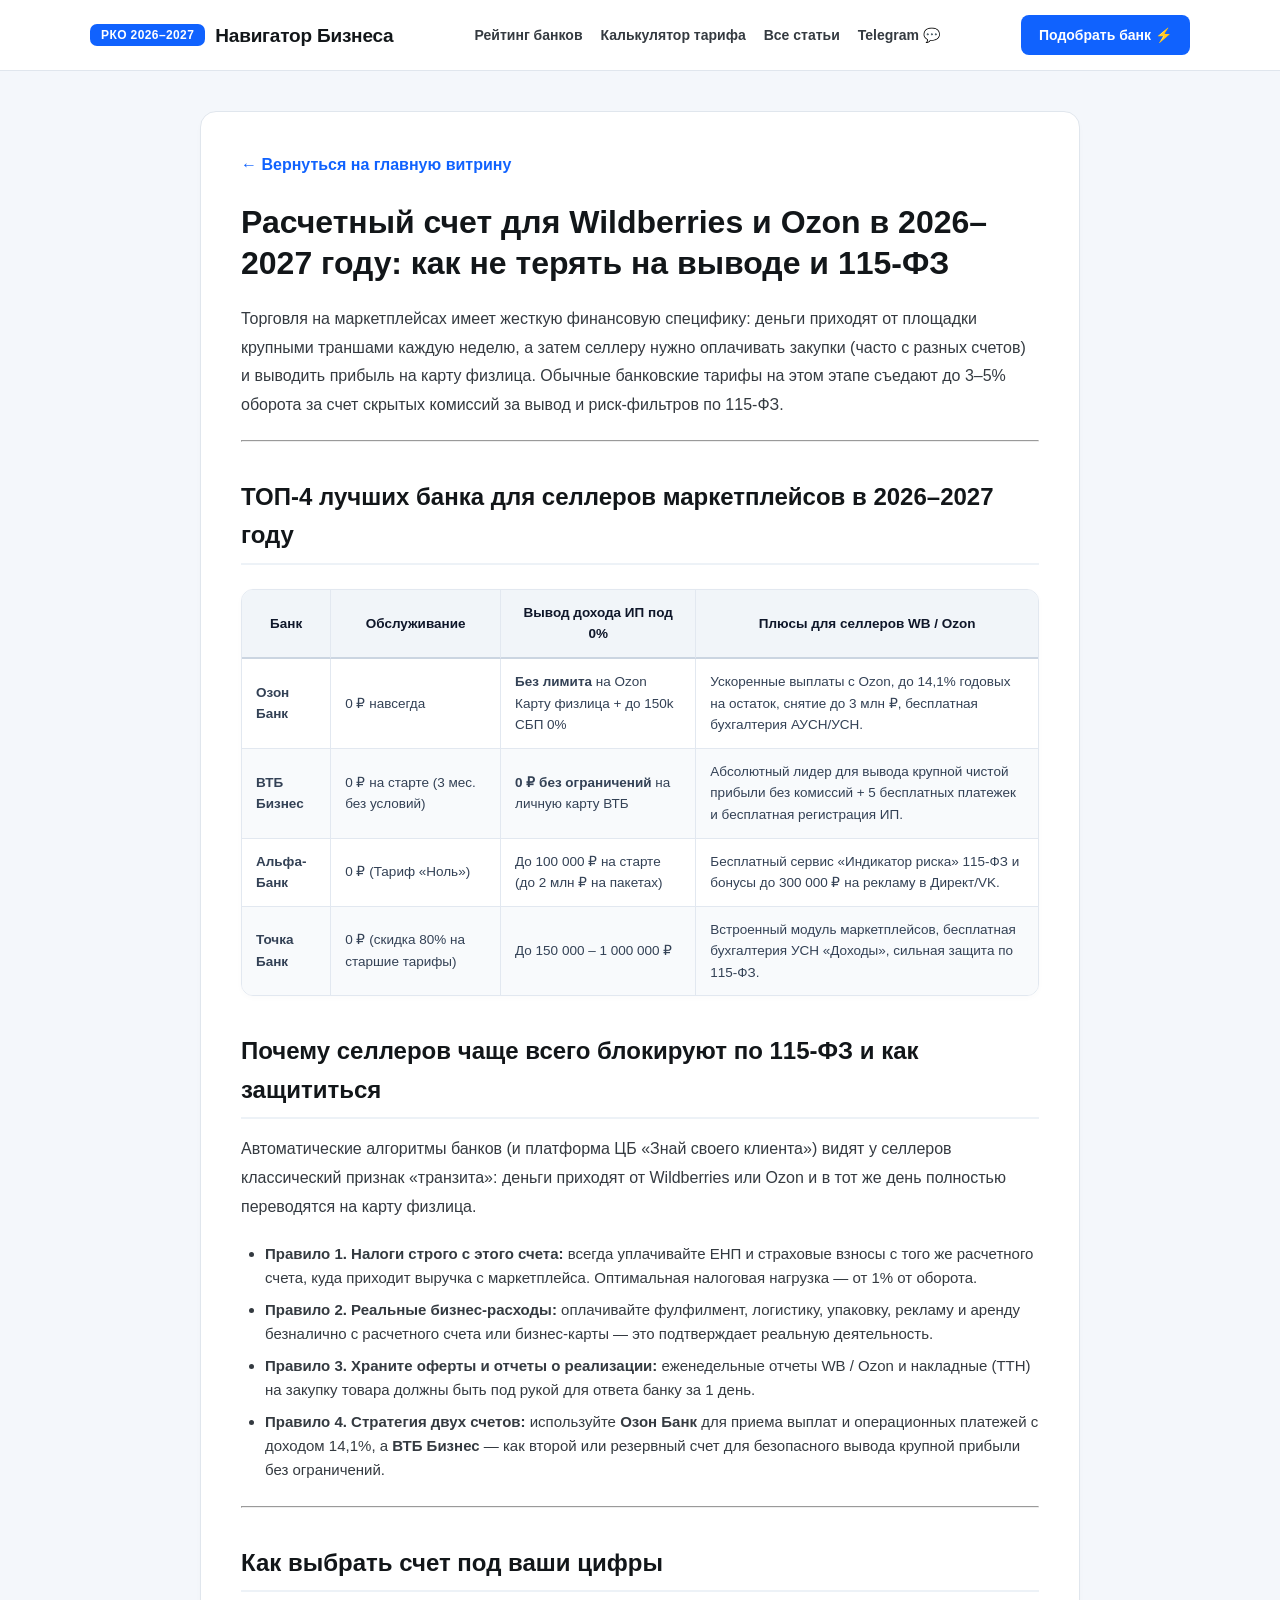
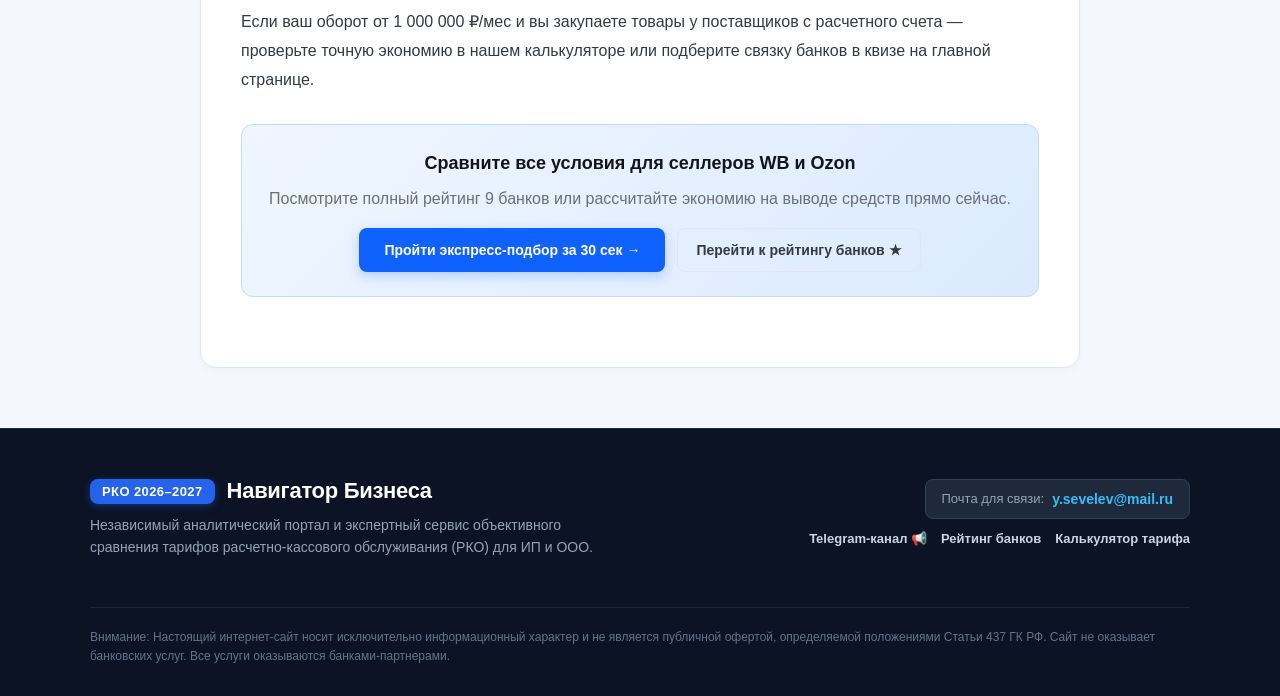
<file: articles/rko-marketplaces.html>
<!DOCTYPE html>
<html lang="ru">
<head>
    <meta charset="UTF-8">
    <meta name="viewport" content="width=device-width, initial-scale=1.0">
    <title>Расчетный счет для Wildberries и Ozon в 2026–2027: сравнение комиссий и 115-ФЗ — РКО Навигатор 2026–2027</title>
    <meta name="description" content="Какой расчетный счет выбрать селлеру Wildberries и Ozon в 2026–2027 году без потерь на выводе.">
    <meta property="og:type" content="article">
    <meta property="og:locale" content="ru_RU">
    <meta property="og:site_name" content="РКО Навигатор Бизнеса 2026–2027">
    <meta property="og:title" content="Расчетный счет для Wildberries и Ozon в 2026–2027: сравнение комиссий и 115-ФЗ — РКО Навигатор 2026–2027">
    <meta property="og:description" content="Какой расчетный счет выбрать селлеру Wildberries и Ozon в 2026–2027 году без потерь на выводе.">
    <link rel="stylesheet" href="../css/style.css">
    <style>
        .article-container {
            max-width: 880px;
            margin: 40px auto;
            background: #ffffff;
            padding: 40px;
            border-radius: 16px;
            border: 1px solid #e0e6ed;
            box-shadow: 0 4px 6px rgba(0,0,0,0.02);
        }
        .article-content h1 { font-size: 32px; margin-bottom: 20px; line-height: 1.3; color: #121619; }
        .article-content h2 { font-size: 24px; margin: 36px 0 16px; color: #121619; border-bottom: 2px solid #edf2f7; padding-bottom: 8px; }
        .article-content h3 { font-size: 19px; margin: 24px 0 12px; color: #121619; }
        .article-content p { font-size: 16px; line-height: 1.8; margin-bottom: 20px; color: #343a40; }
        .article-content ul, .article-content ol { margin-bottom: 24px; padding-left: 24px; }
        .article-content li { font-size: 15px; margin-bottom: 8px; line-height: 1.6; color: #343a40; }
        .back-link { display: inline-flex; align-items: center; gap: 6px; font-weight: 700; margin-bottom: 24px; color: #1062fe; text-decoration: none; }
        .back-link:hover { text-decoration: underline; }
        .cta-banner {
            background: linear-gradient(135deg, #eff6ff 0%, #dbeafe 100%);
            border: 1px solid #bfdbfe;
            border-radius: 12px;
            padding: 24px;
            text-align: center;
            margin: 30px 0;
        }
        .cta-banner h4 { font-size: 18px; margin-bottom: 8px; color: #121619; }
    </style>
    <link rel="canonical" href="https://rkonavigator.ru/articles/rko-marketplaces.html">
    <meta property="og:url" content="https://rkonavigator.ru/articles/rko-marketplaces.html">
    <!-- Yandex.Metrika counter -->
    <script type="text/javascript">
        (function(m,e,t,r,i,k,a){m[i]=m[i]||function(){(m[i].a=m[i].a||[]).push(arguments)};
        m[i].l=1*new Date();
        for (var j = 0; j < document.scripts.length; j++) {if (document.scripts[j].src === r) { return; }}
        k=e.createElement(t),a=e.getElementsByTagName(t)[0],k.async=1,k.src=r,a.parentNode.insertBefore(k,a)})
        (window, document, "script", "https://mc.yandex.ru/metrika/tag.js", "ym");

        ym(114728691, "init", {
            clickmap:true,
            trackLinks:true,
            accurateTrackBounce:true,
            webvisor:true
        });
    </script>
    <noscript><div><img src="https://mc.yandex.ru/watch/114728691" style="position:absolute; left:-9999px;" alt="" /></div></noscript>
    <!-- /Yandex.Metrika counter -->
    <script type="application/ld+json">
{
  "@context": "https://schema.org",
  "@graph": [
    {
      "@type": "Article",
      "headline": "Расчетный счет для Wildberries и Ozon в 2026–2027 году: как не терять на выводе и 115-ФЗ",
      "description": "Какой расчетный счет выбрать селлеру Wildberries и Ozon в 2026–2027 году без потерь на выводе.",
      "mainEntityOfPage": {
        "@type": "WebPage",
        "@id": "https://rkonavigator.ru/articles/rko-marketplaces.html"
      },
      "author": {
        "@type": "Organization",
        "name": "РКО Навигатор Бизнеса 2026–2027"
      },
      "publisher": {
        "@type": "Organization",
        "name": "РКО Навигатор Бизнеса 2026–2027"
      },
      "datePublished": "2026-11-25",
      "dateModified": "2026-11-28"
    },
    {
      "@type": "BreadcrumbList",
      "itemListElement": [
        {
          "@type": "ListItem",
          "position": 1,
          "name": "Главная — Рейтинг РКО",
          "item": "https://rkonavigator.ru/"
        },
        {
          "@type": "ListItem",
          "position": 2,
          "name": "Расчетный счет для Wildberries и Ozon в 2026–2027 году: как не терять на выводе и 115-ФЗ",
          "item": "https://rkonavigator.ru/articles/rko-marketplaces.html"
        }
      ]
    }
  ]
}
    </script>
</head>
<body>
    <header class="header">
        <div class="container header-inner">
            <a href="../index.html" class="logo">
                <span class="logo-badge">РКО 2026–2027</span>
                <span class="logo-text">Навигатор Бизнеса</span>
            </a>
            <ul class="nav-links">
                <li><a href="../index.html#rating">Рейтинг банков</a></li>
                <li><a href="../index.html#calculator">Калькулятор тарифа</a></li>
                <li><a href="../index.html#articles">Все статьи</a></li>
                <li><a href="https://t.me/fin_konsult_2026" class="link-tg-channel" target="_blank" rel="noopener">Telegram 💬</a></li>
            </ul>
            <a href="../index.html#calculator" class="header-cta">Подобрать банк ⚡</a>
        </div>
    </header>

    <div class="container">
        <div class="article-container">
            <a href="../index.html" class="back-link">← Вернуться на главную витрину</a>
            <article class="article-content">
                <h1>Расчетный счет для Wildberries и Ozon в 2026–2027 году: как не терять на выводе и 115-ФЗ</h1>
                <p>Торговля на маркетплейсах имеет жесткую финансовую специфику: деньги приходят от площадки крупными траншами каждую неделю, а затем селлеру нужно оплачивать закупки (часто с разных счетов) и выводить прибыль на карту физлица. Обычные банковские тарифы на этом этапе съедают до 3–5% оборота за счет скрытых комиссий за вывод и риск-фильтров по 115-ФЗ.</p>

                <hr>

                <h2>ТОП-4 лучших банка для селлеров маркетплейсов в 2026–2027 году</h2>
                <div class="table-responsive">
                    <table class="styled-table">
                        <thead>
                            <tr>
                                <th>Банк</th>
                                <th>Обслуживание</th>
                                <th>Вывод дохода ИП под 0%</th>
                                <th>Плюсы для селлеров WB / Ozon</th>
                            </tr>
                        </thead>
                        <tbody>
                            <tr>
                                <td><strong>Озон Банк</strong></td>
                                <td>0 ₽ навсегда</td>
                                <td><strong>Без лимита</strong> на Ozon Карту физлица + до 150k СБП 0%</td>
                                <td>Ускоренные выплаты с Ozon, до 14,1% годовых на остаток, снятие до 3 млн ₽, бесплатная бухгалтерия АУСН/УСН.</td>
                            </tr>
                            <tr>
                                <td><strong>ВТБ Бизнес</strong></td>
                                <td>0 ₽ на старте (3 мес. без условий)</td>
                                <td><strong>0 ₽ без ограничений</strong> на личную карту ВТБ</td>
                                <td>Абсолютный лидер для вывода крупной чистой прибыли без комиссий + 5 бесплатных платежек и бесплатная регистрация ИП.</td>
                            </tr>
                            <tr>
                                <td><strong>Альфа-Банк</strong></td>
                                <td>0 ₽ (Тариф «Ноль»)</td>
                                <td>До 100 000 ₽ на старте (до 2 млн ₽ на пакетах)</td>
                                <td>Бесплатный сервис «Индикатор риска» 115-ФЗ и бонусы до 300 000 ₽ на рекламу в Директ/VK.</td>
                            </tr>
                            <tr>
                                <td><strong>Точка Банк</strong></td>
                                <td>0 ₽ (скидка 80% на старшие тарифы)</td>
                                <td>До 150 000 – 1 000 000 ₽</td>
                                <td>Встроенный модуль маркетплейсов, бесплатная бухгалтерия УСН «Доходы», сильная защита по 115-ФЗ.</td>
                            </tr>
                        </tbody>
                    </table>
                </div>

                <h2>Почему селлеров чаще всего блокируют по 115-ФЗ и как защититься</h2>
                <p>Автоматические алгоритмы банков (и платформа ЦБ «Знай своего клиента») видят у селлеров классический признак «транзита»: деньги приходят от Wildberries или Ozon и в тот же день полностью переводятся на карту физлица.</p>
                <ul>
                    <li><strong>Правило 1. Налоги строго с этого счета:</strong> всегда уплачивайте ЕНП и страховые взносы с того же расчетного счета, куда приходит выручка с маркетплейса. Оптимальная налоговая нагрузка — от 1% от оборота.</li>
                    <li><strong>Правило 2. Реальные бизнес-расходы:</strong> оплачивайте фулфилмент, логистику, упаковку, рекламу и аренду безналично с расчетного счета или бизнес-карты — это подтверждает реальную деятельность.</li>
                    <li><strong>Правило 3. Храните оферты и отчеты о реализации:</strong> еженедельные отчеты WB / Ozon и накладные (ТТН) на закупку товара должны быть под рукой для ответа банку за 1 день.</li>
                    <li><strong>Правило 4. Стратегия двух счетов:</strong> используйте <strong>Озон Банк</strong> для приема выплат и операционных платежей с доходом 14,1%, а <strong>ВТБ Бизнес</strong> — как второй или резервный счет для безопасного вывода крупной прибыли без ограничений.</li>
                </ul>

                <hr>

                <h2>Как выбрать счет под ваши цифры</h2>
                <p>Если ваш оборот от 1 000 000 ₽/мес и вы закупаете товары у поставщиков с расчетного счета — проверьте точную экономию в нашем калькуляторе или подберите связку банков в квизе на главной странице.</p>
            </article>

            <div class="cta-banner">
                <h4>Сравните все условия для селлеров WB и Ozon</h4>
                <p style="color: #697077; margin-bottom: 16px;">Посмотрите полный рейтинг 9 банков или рассчитайте экономию на выводе средств прямо сейчас.</p>
                <div style="display: flex; justify-content: center; gap: 12px; flex-wrap: wrap;">
                    <a href="../index.html#quiz-assistant" class="btn-open-account">Пройти экспресс-подбор за 30 сек →</a>
                    <a href="../index.html#rating" class="btn-details">Перейти к рейтингу банков ★</a>
                </div>
            </div>
        </div>
    </div>

    <footer class="footer">
        <div class="container">
            <div class="footer-top">
                <div class="footer-brand">
                    <a href="../index.html" class="logo">
                        <span class="logo-badge">РКО 2026–2027</span>
                        <span class="logo-text">Навигатор Бизнеса</span>
                    </a>
                    <p class="footer-desc">
                        Независимый аналитический портал и экспертный сервис объективного сравнения тарифов расчетно-кассового обслуживания (РКО) для ИП и ООО.
                    </p>
                </div>
                <div class="footer-contacts">
                    <div class="footer-email-box">
                        <span class="footer-email-label">Почта для связи:</span>
                        <a href="mailto:y.sevelev@mail.ru" class="footer-email-val">y.sevelev@mail.ru</a>
                    </div>
                    <div class="footer-social-links">
                        <a href="https://t.me/fin_konsult_2026" class="link-tg-channel" target="_blank" rel="noopener">Telegram-канал 📢</a>
                        <a href="../index.html#rating">Рейтинг банков</a>
                        <a href="../index.html#calculator">Калькулятор тарифа</a>
                    </div>
                </div>
            </div>
            <div class="footer-disclaimer">
                Внимание: Настоящий интернет-сайт носит исключительно информационный характер и не является публичной офертой, определяемой положениями Статьи 437 ГК РФ. Сайт не оказывает банковских услуг. Все услуги оказываются банками-партнерами.
            </div>
        </div>
    </footer>

    <script src="../js/config.js"></script>
    <script src="../js/app.js"></script>
</body>
</html>
</file>
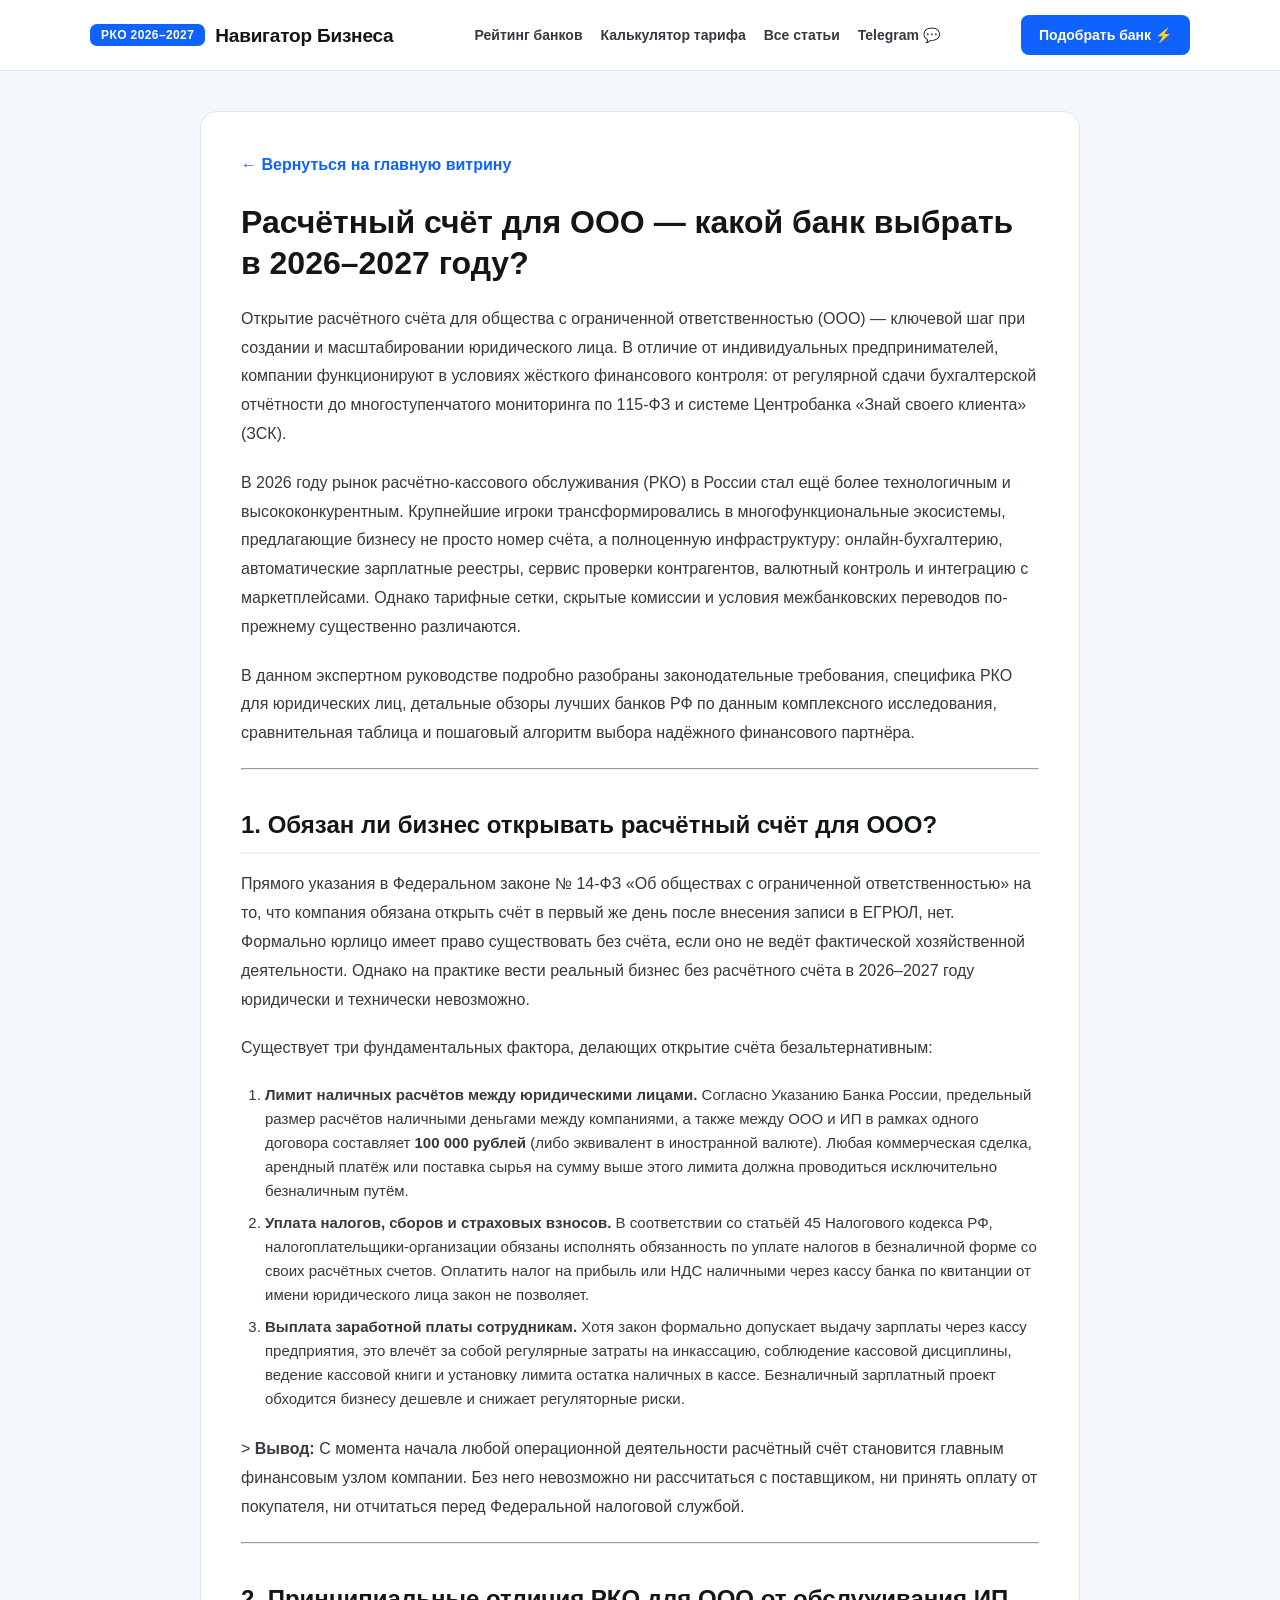
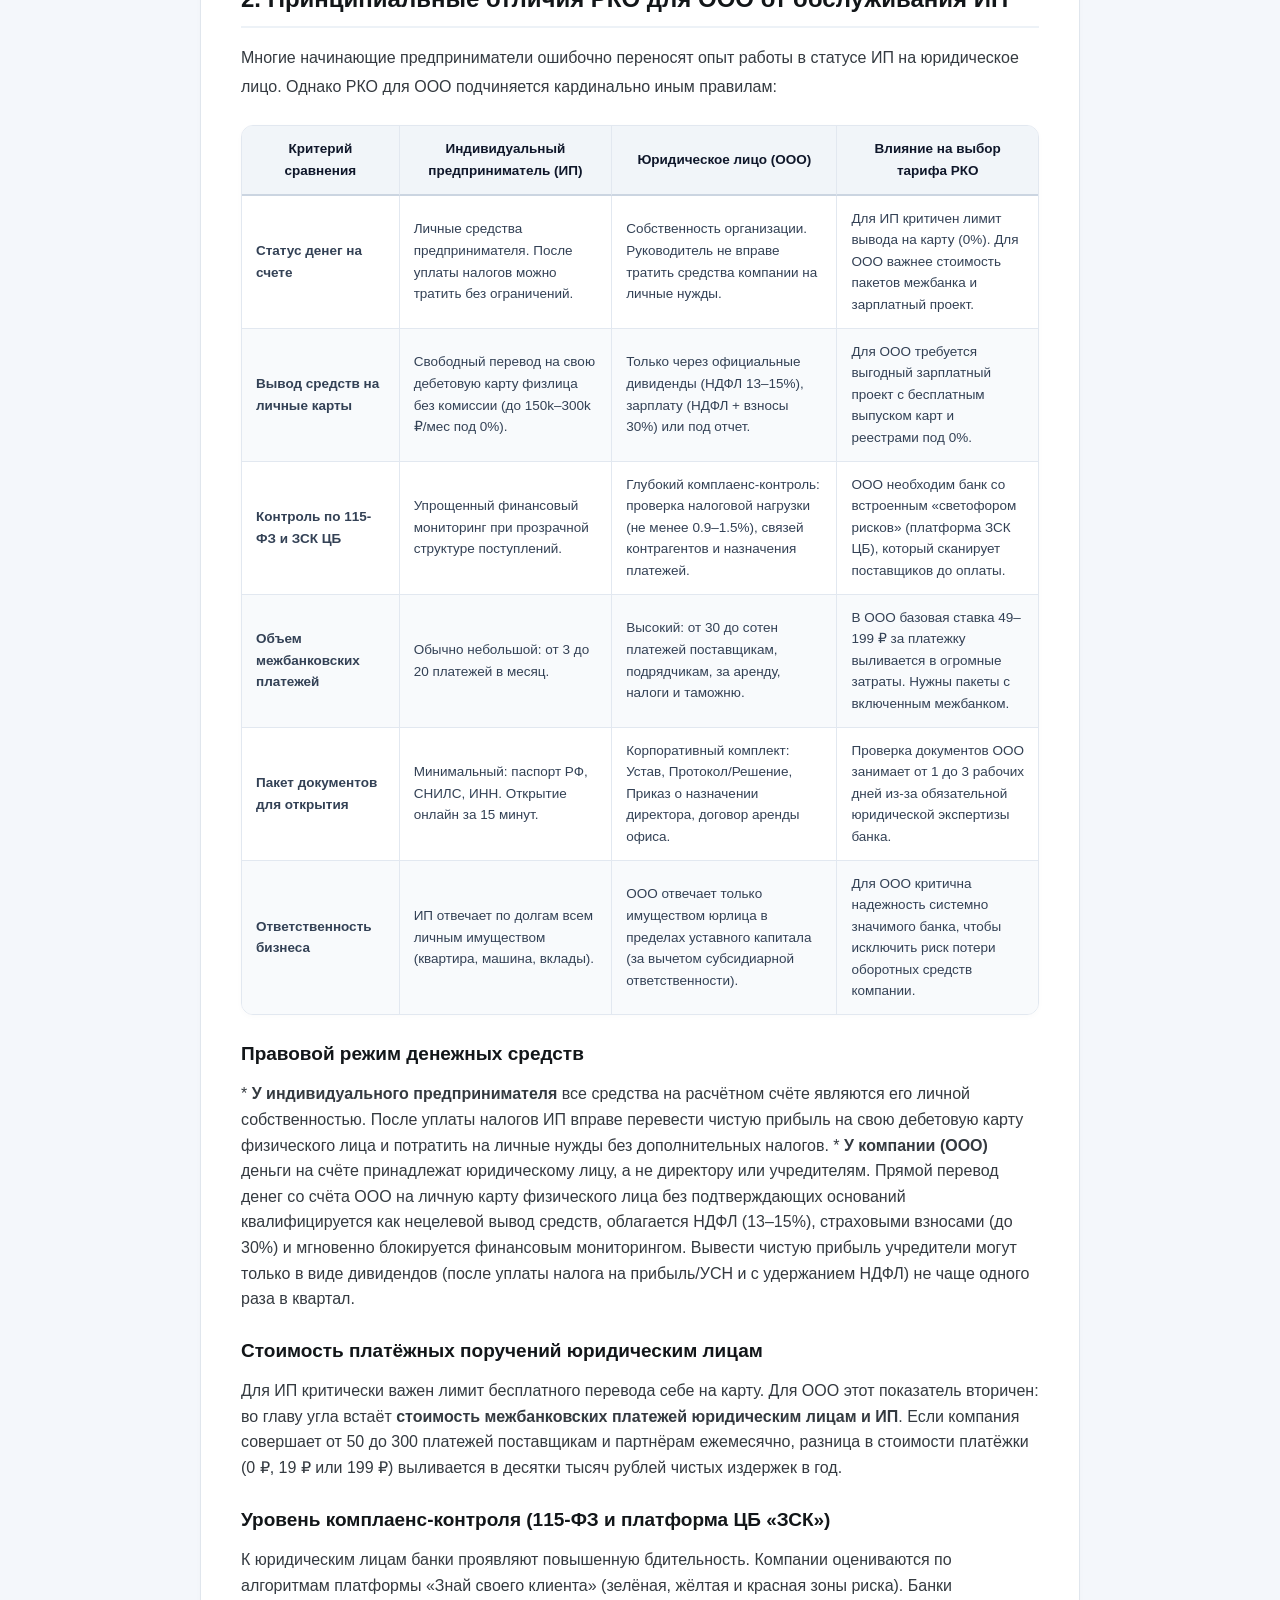
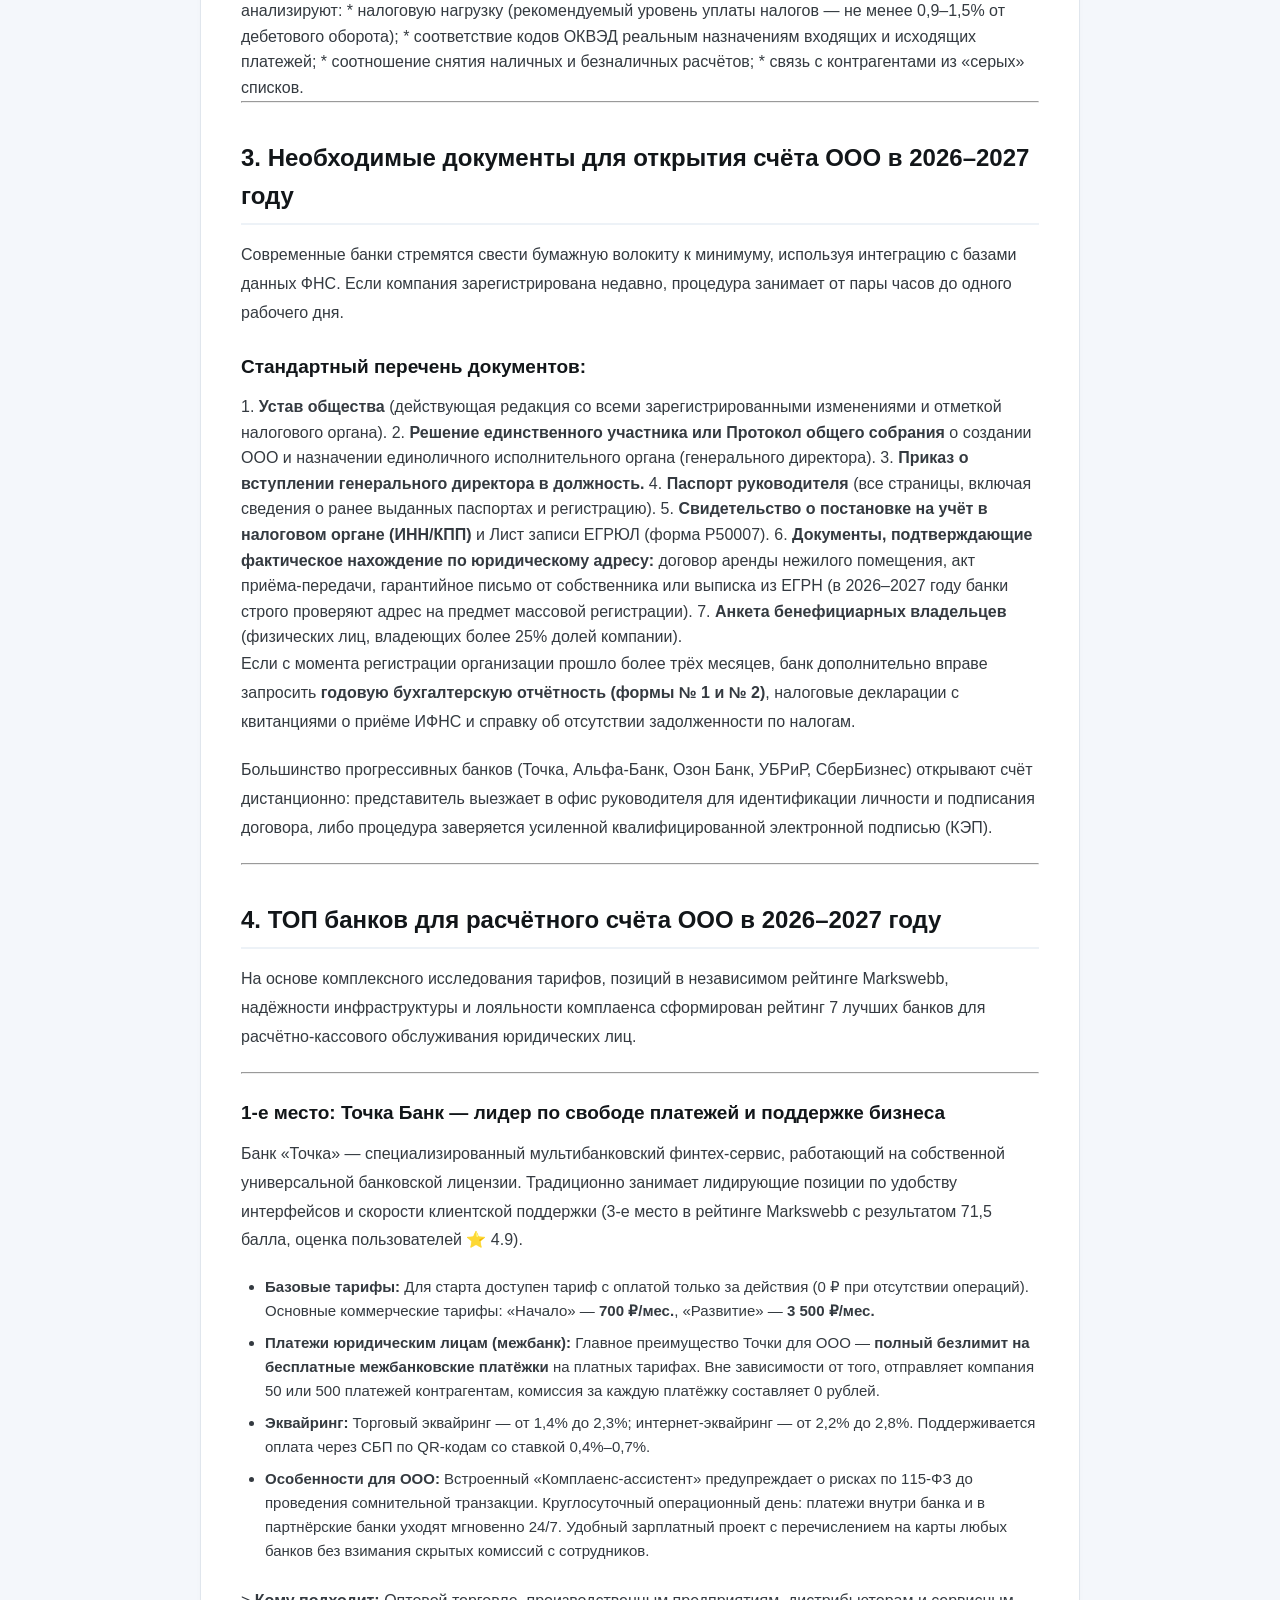
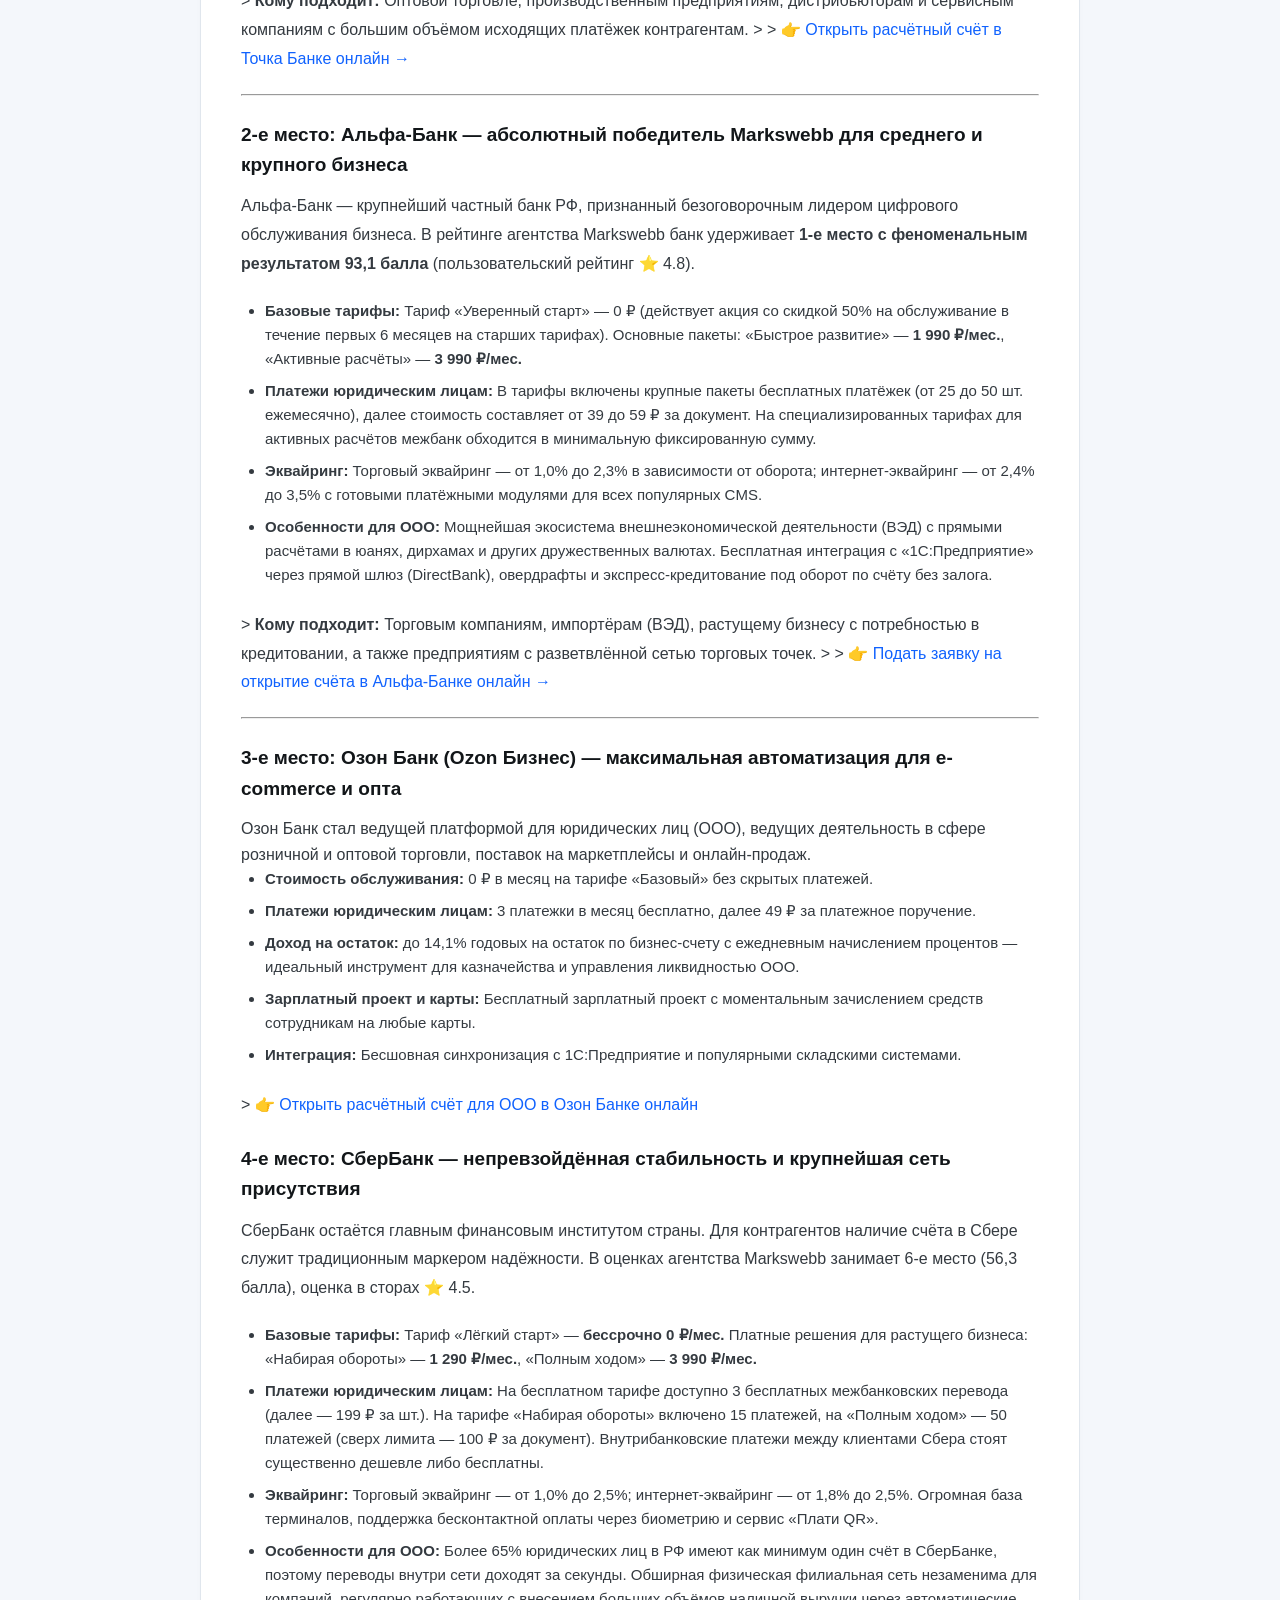
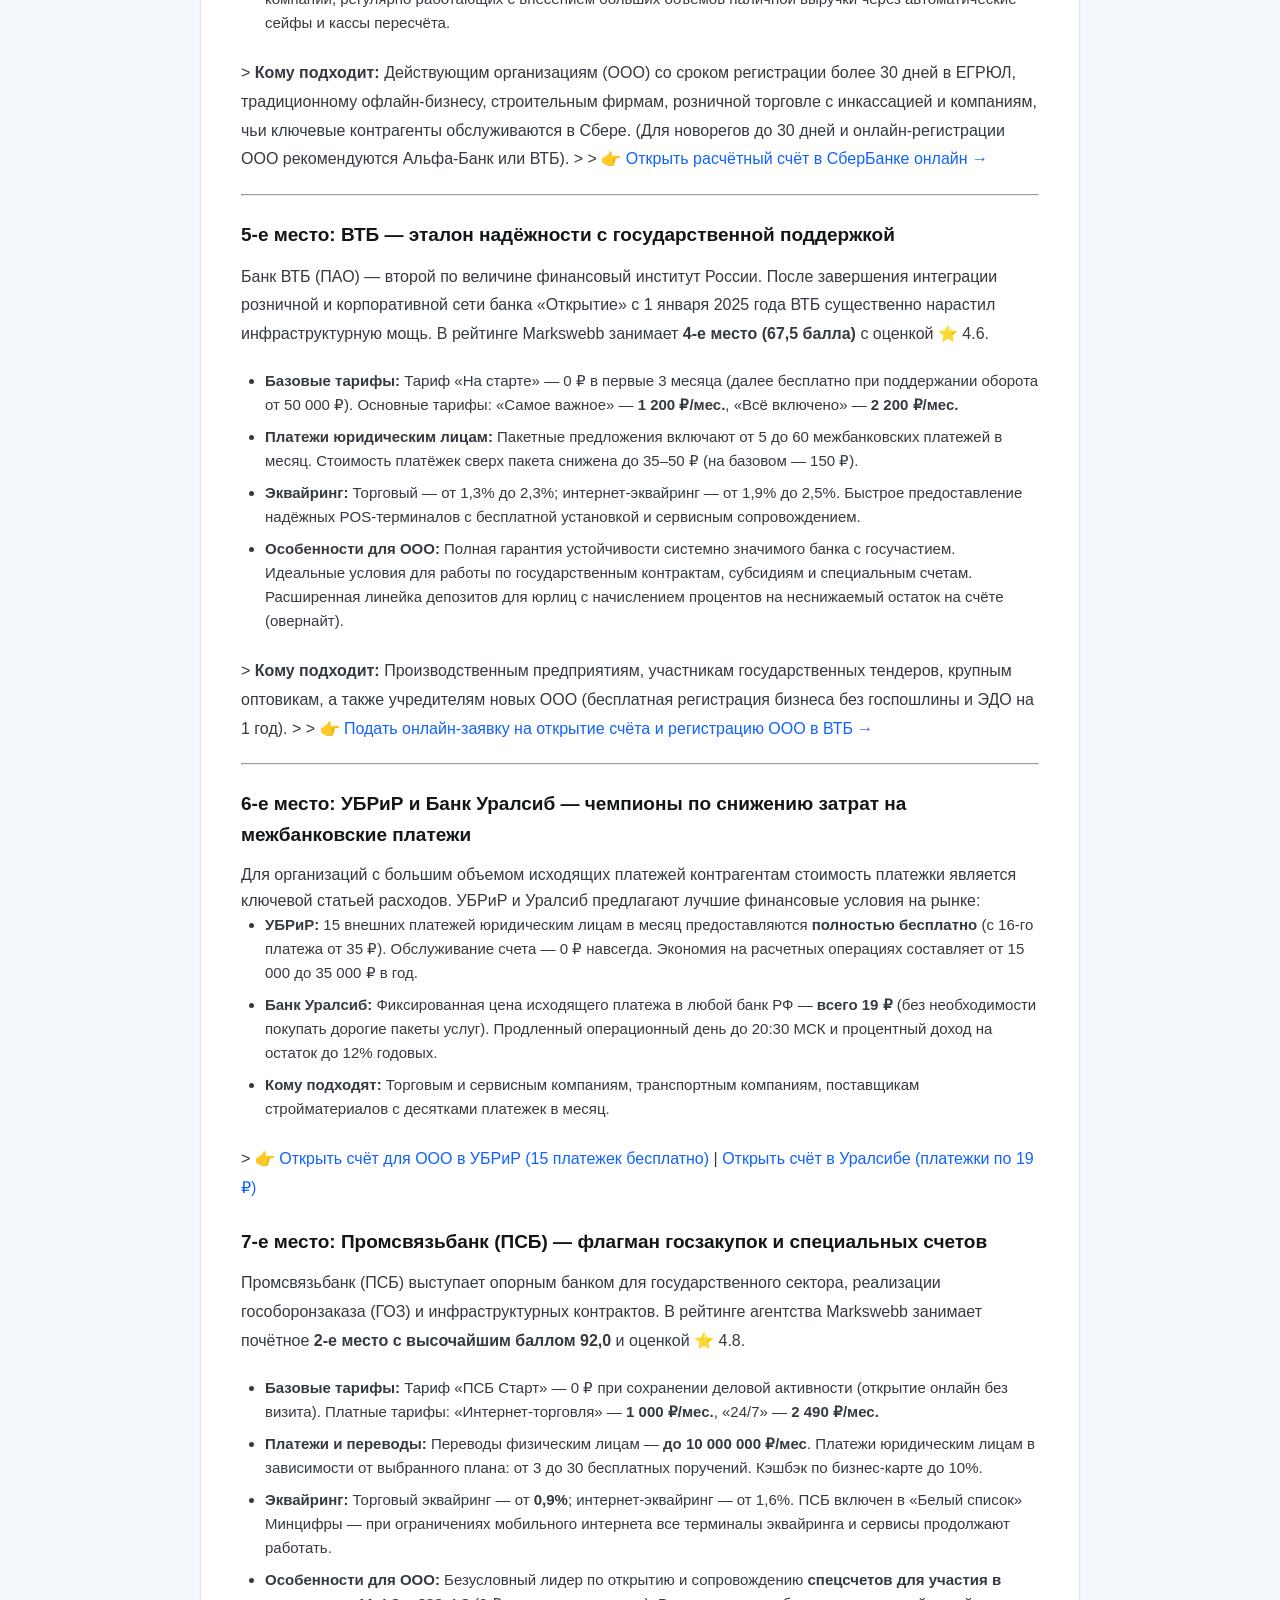
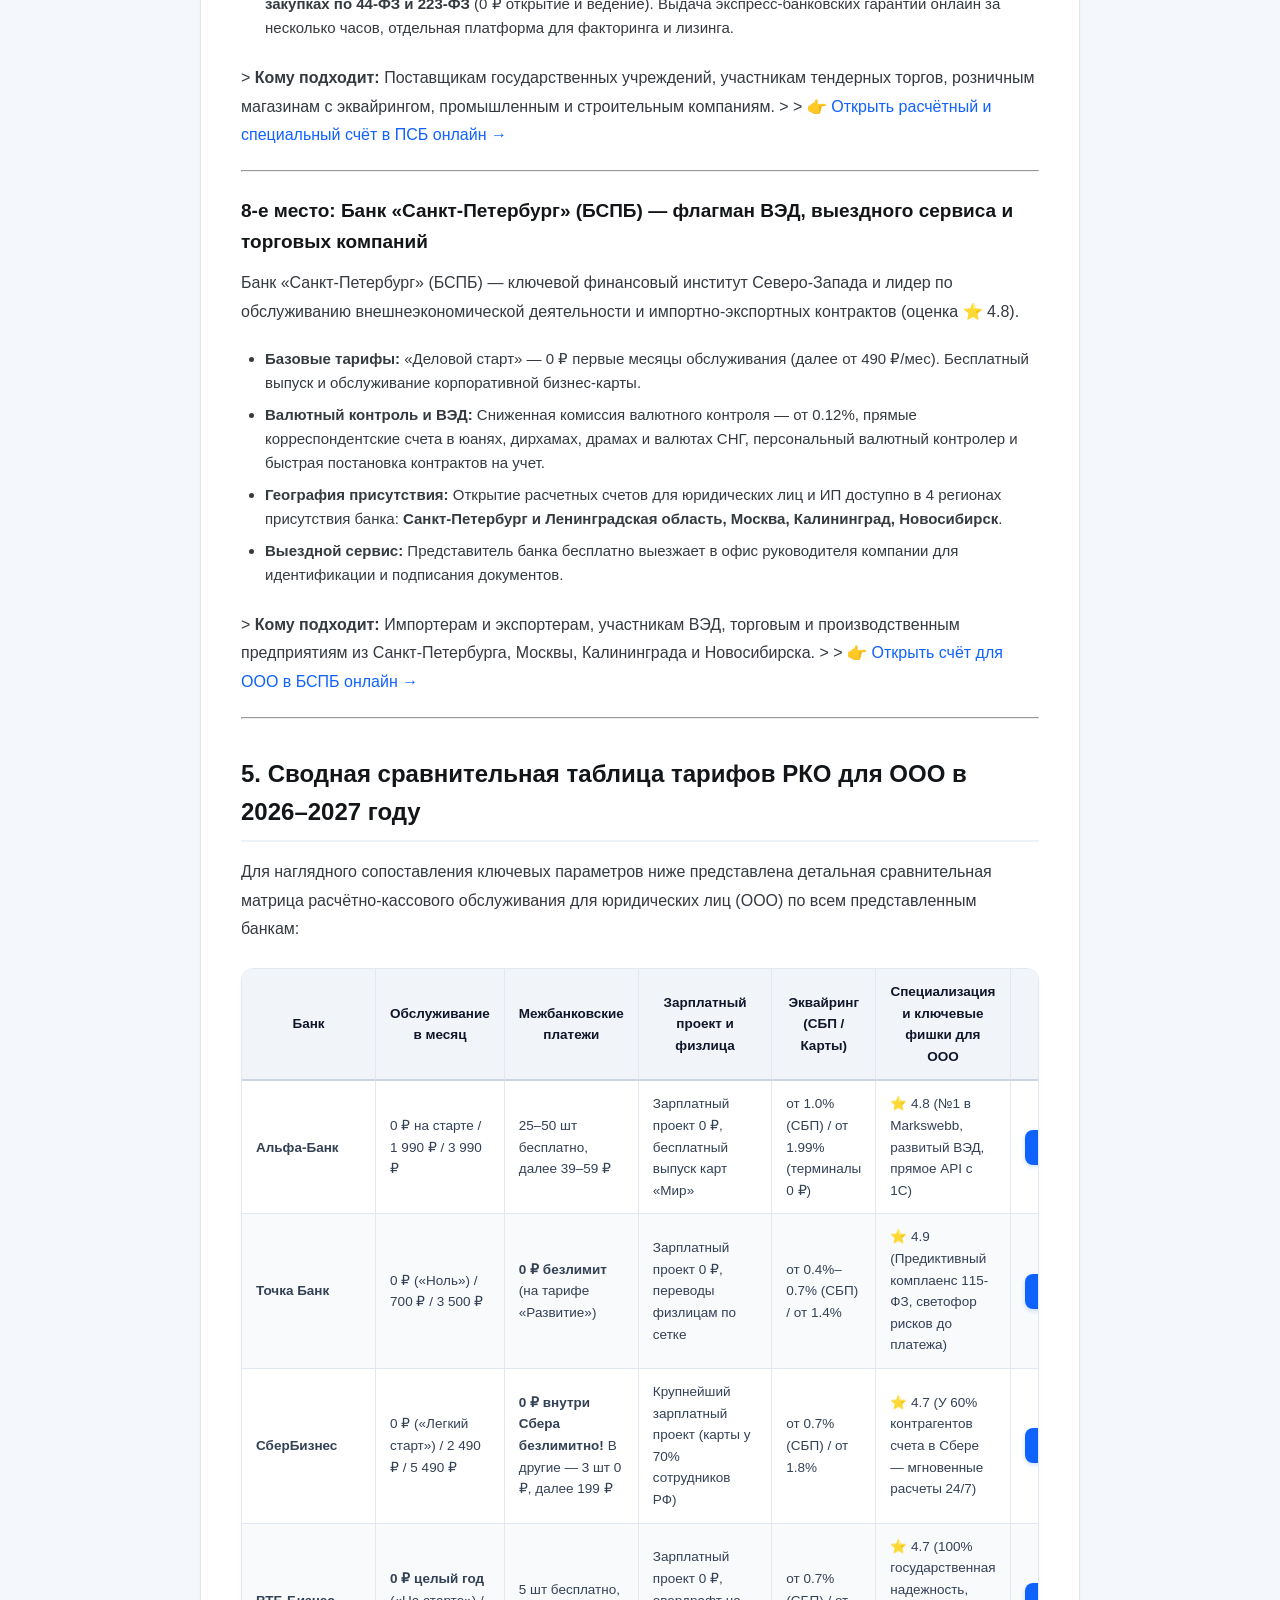
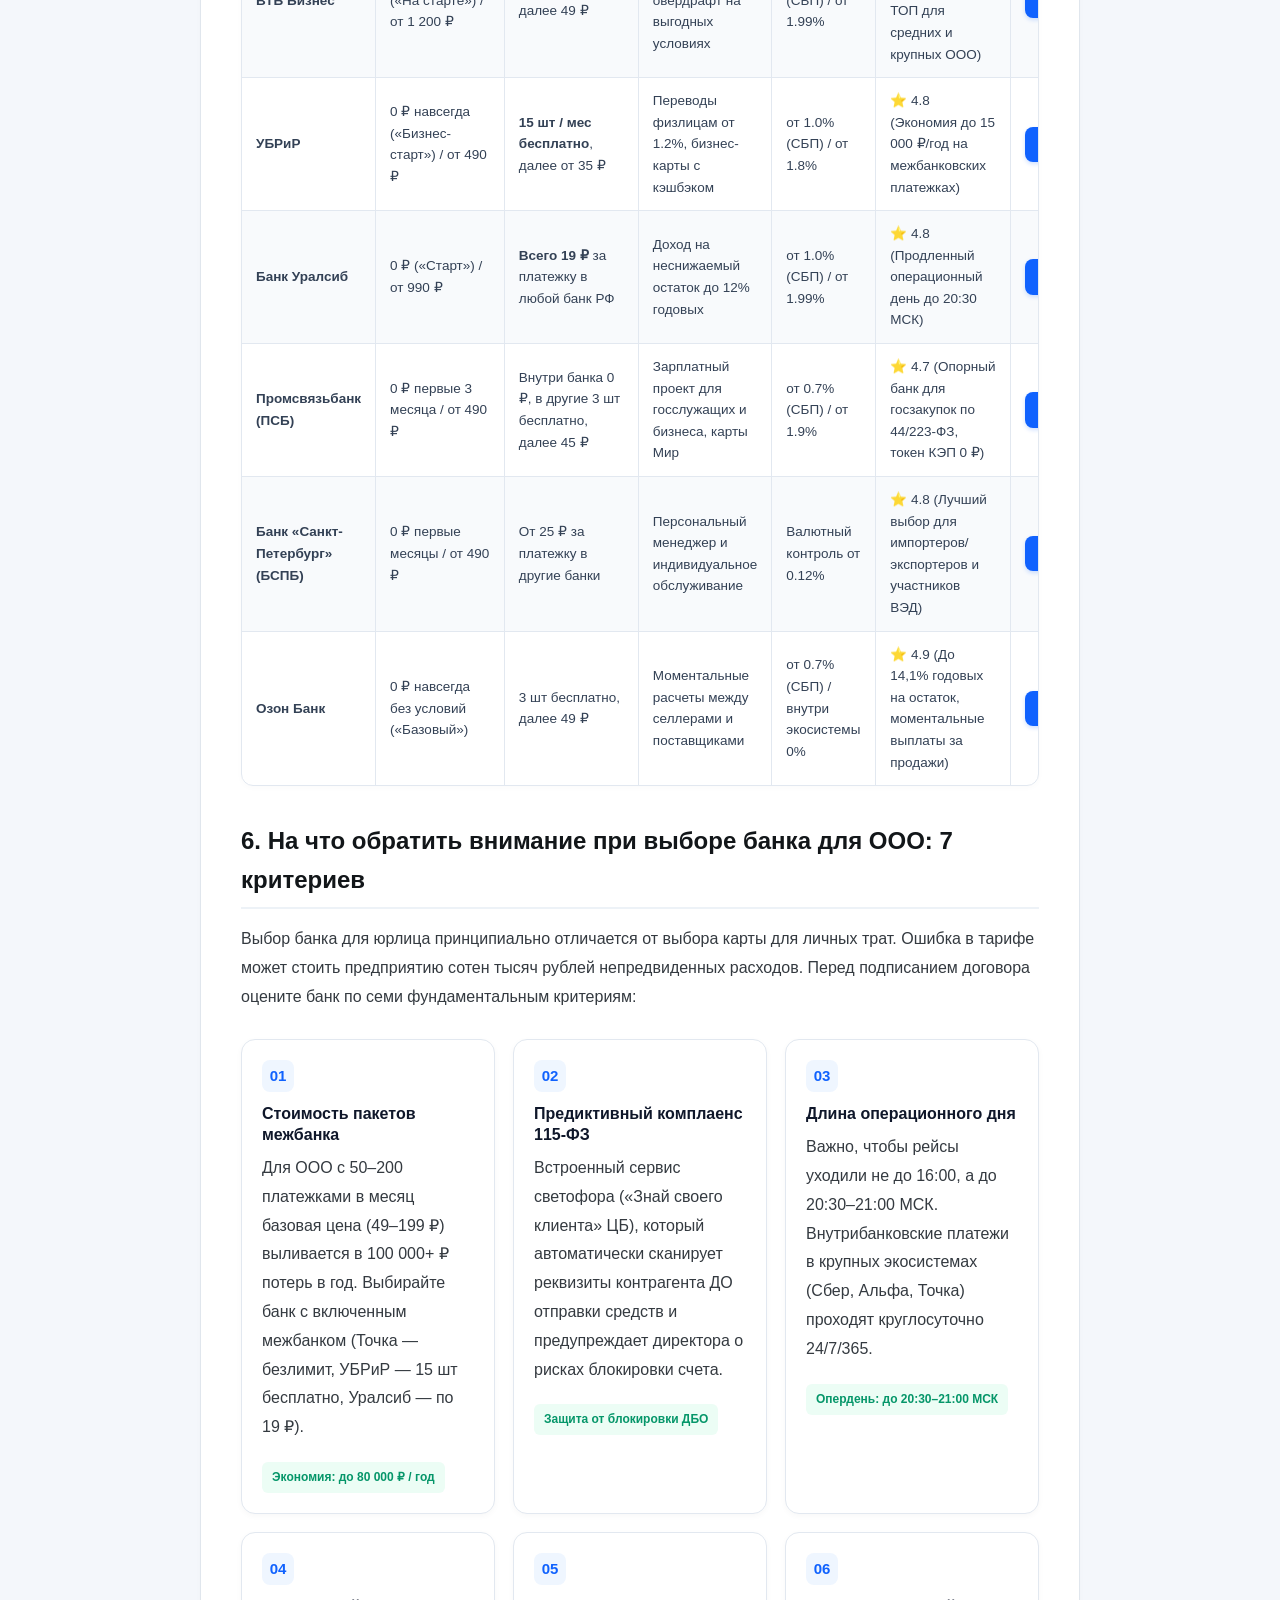
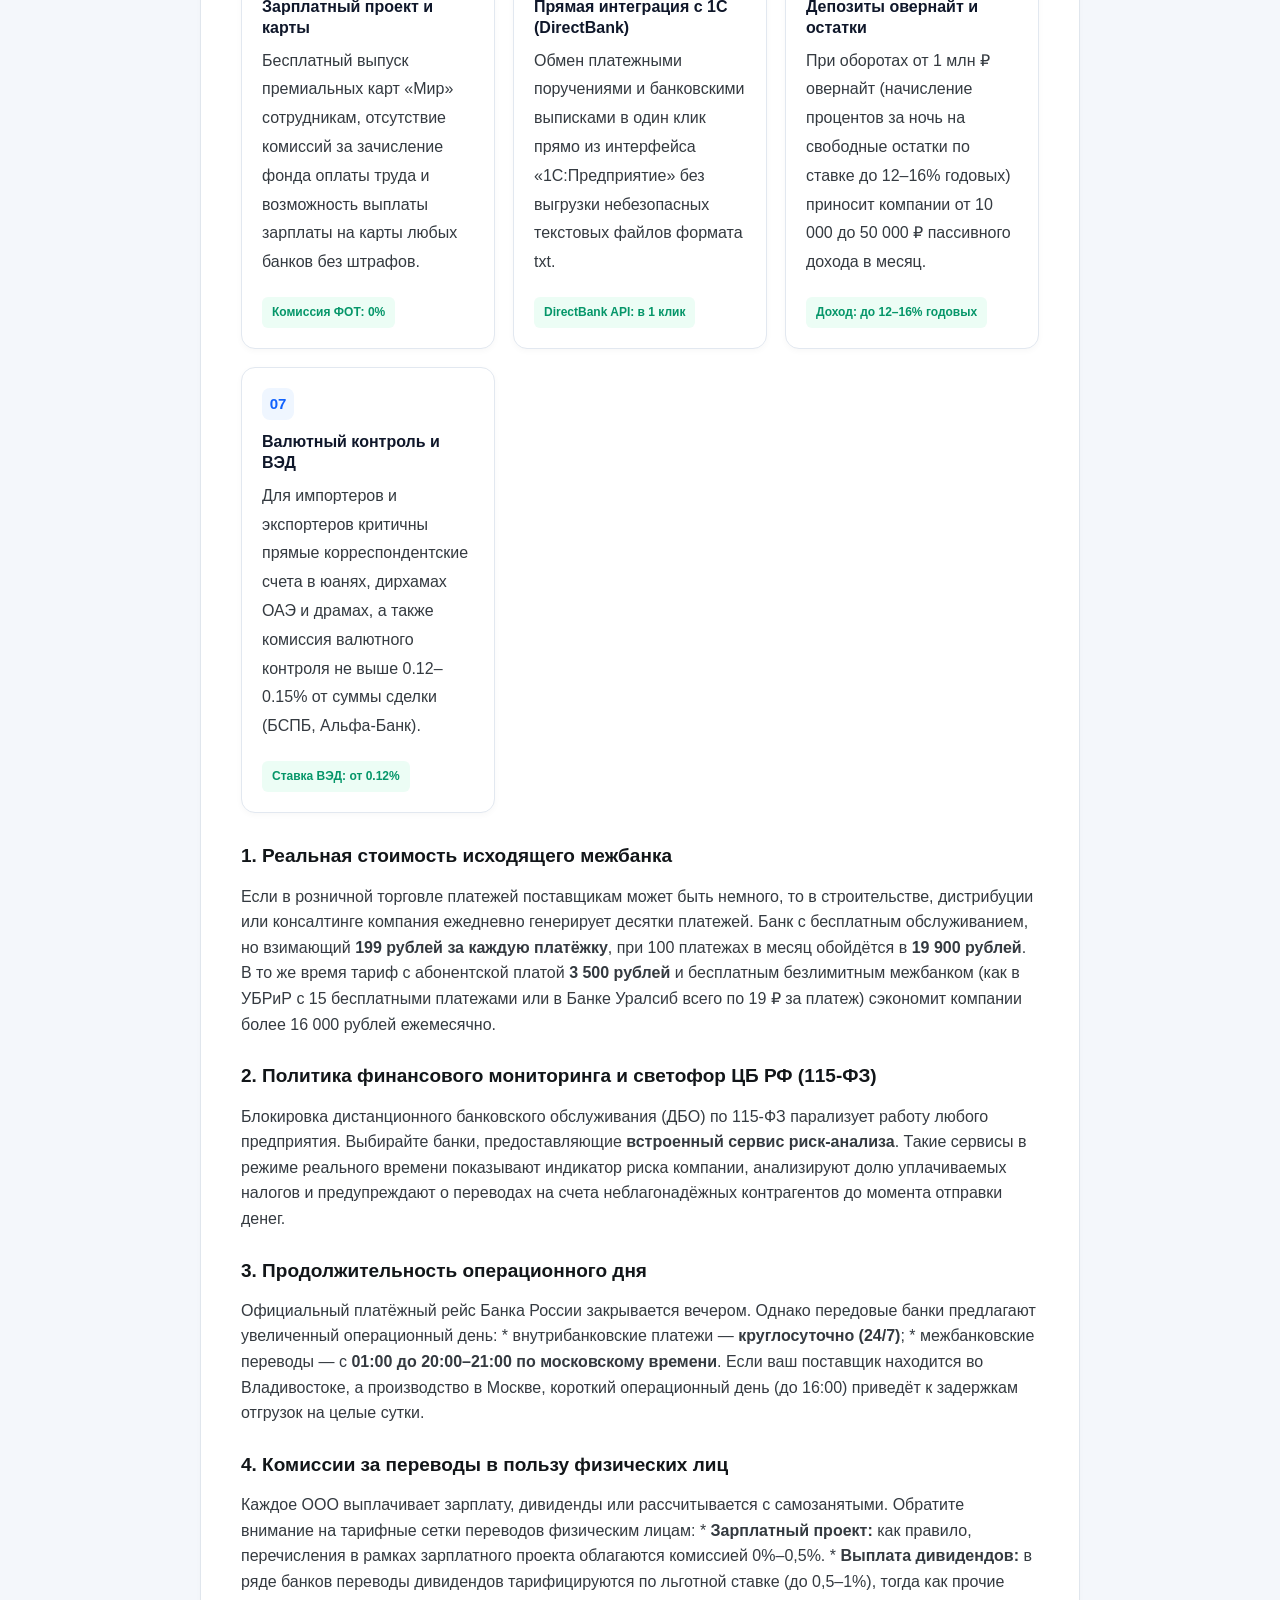
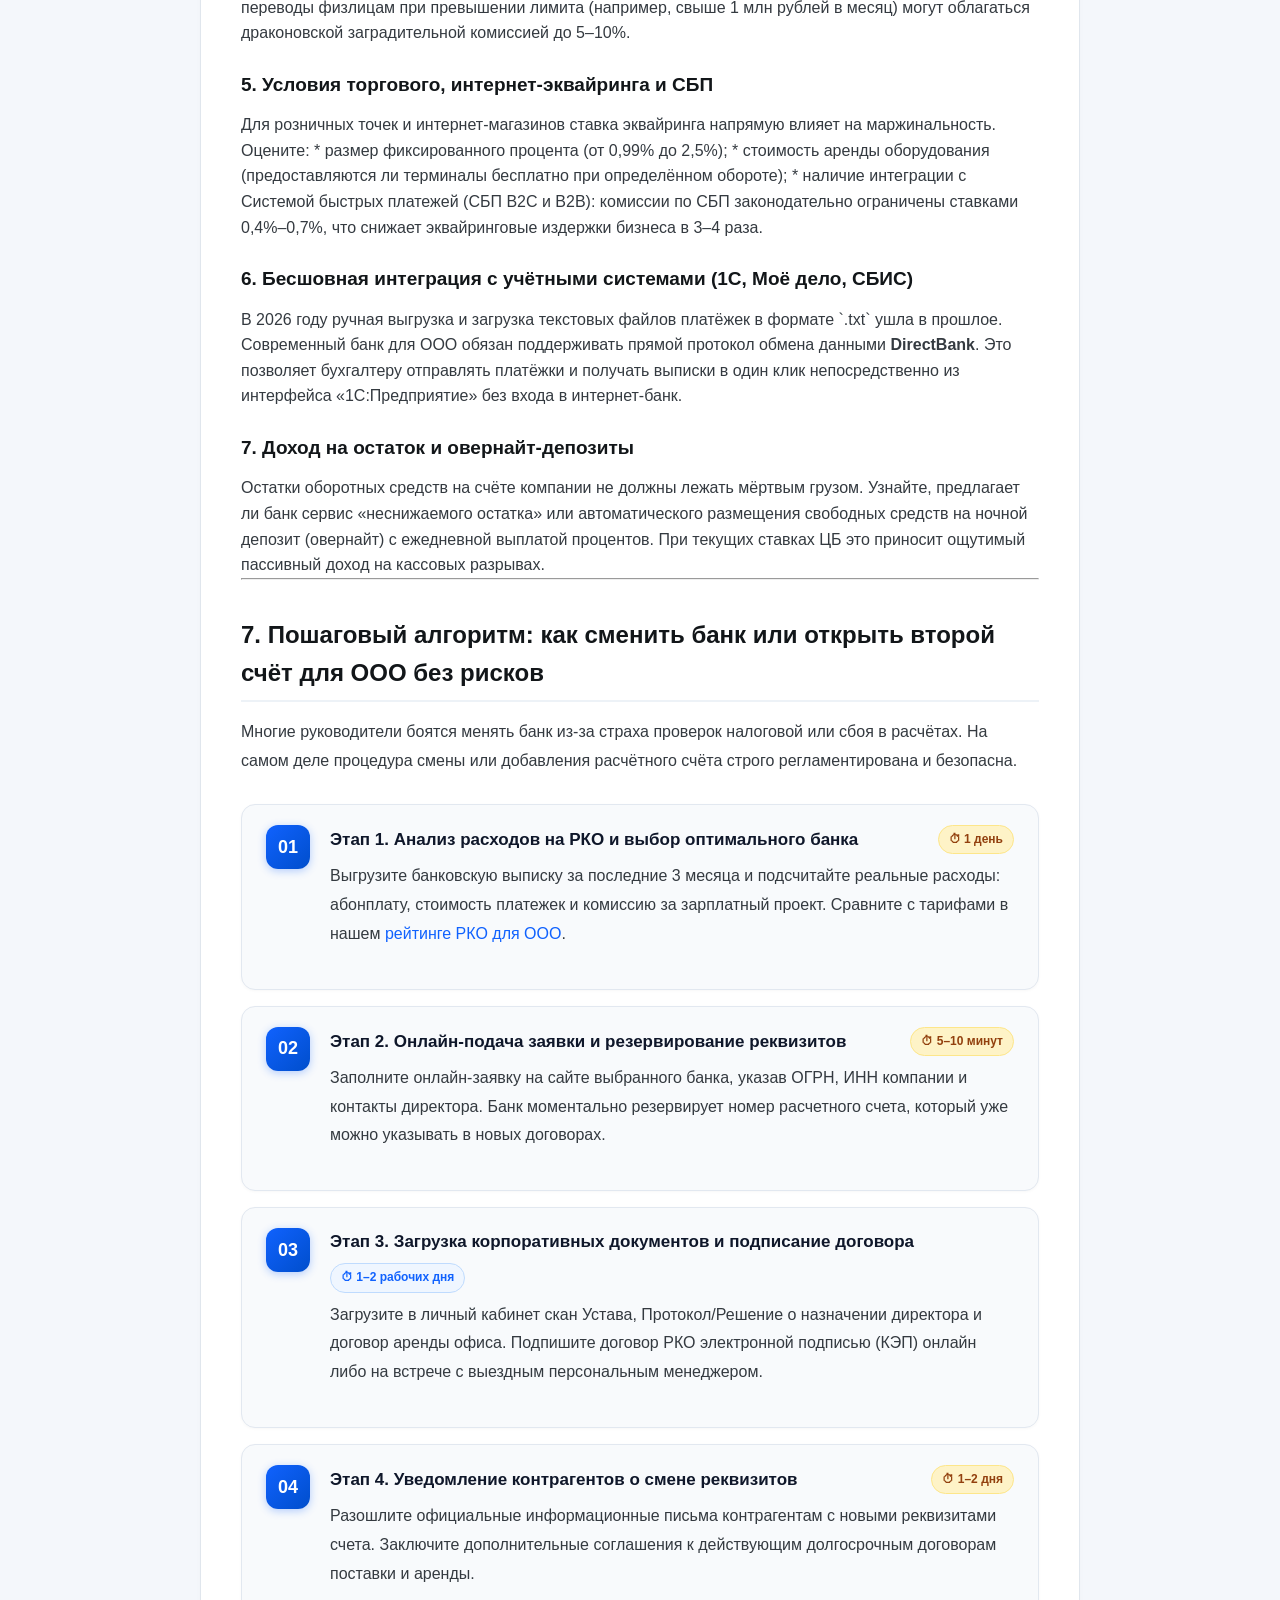
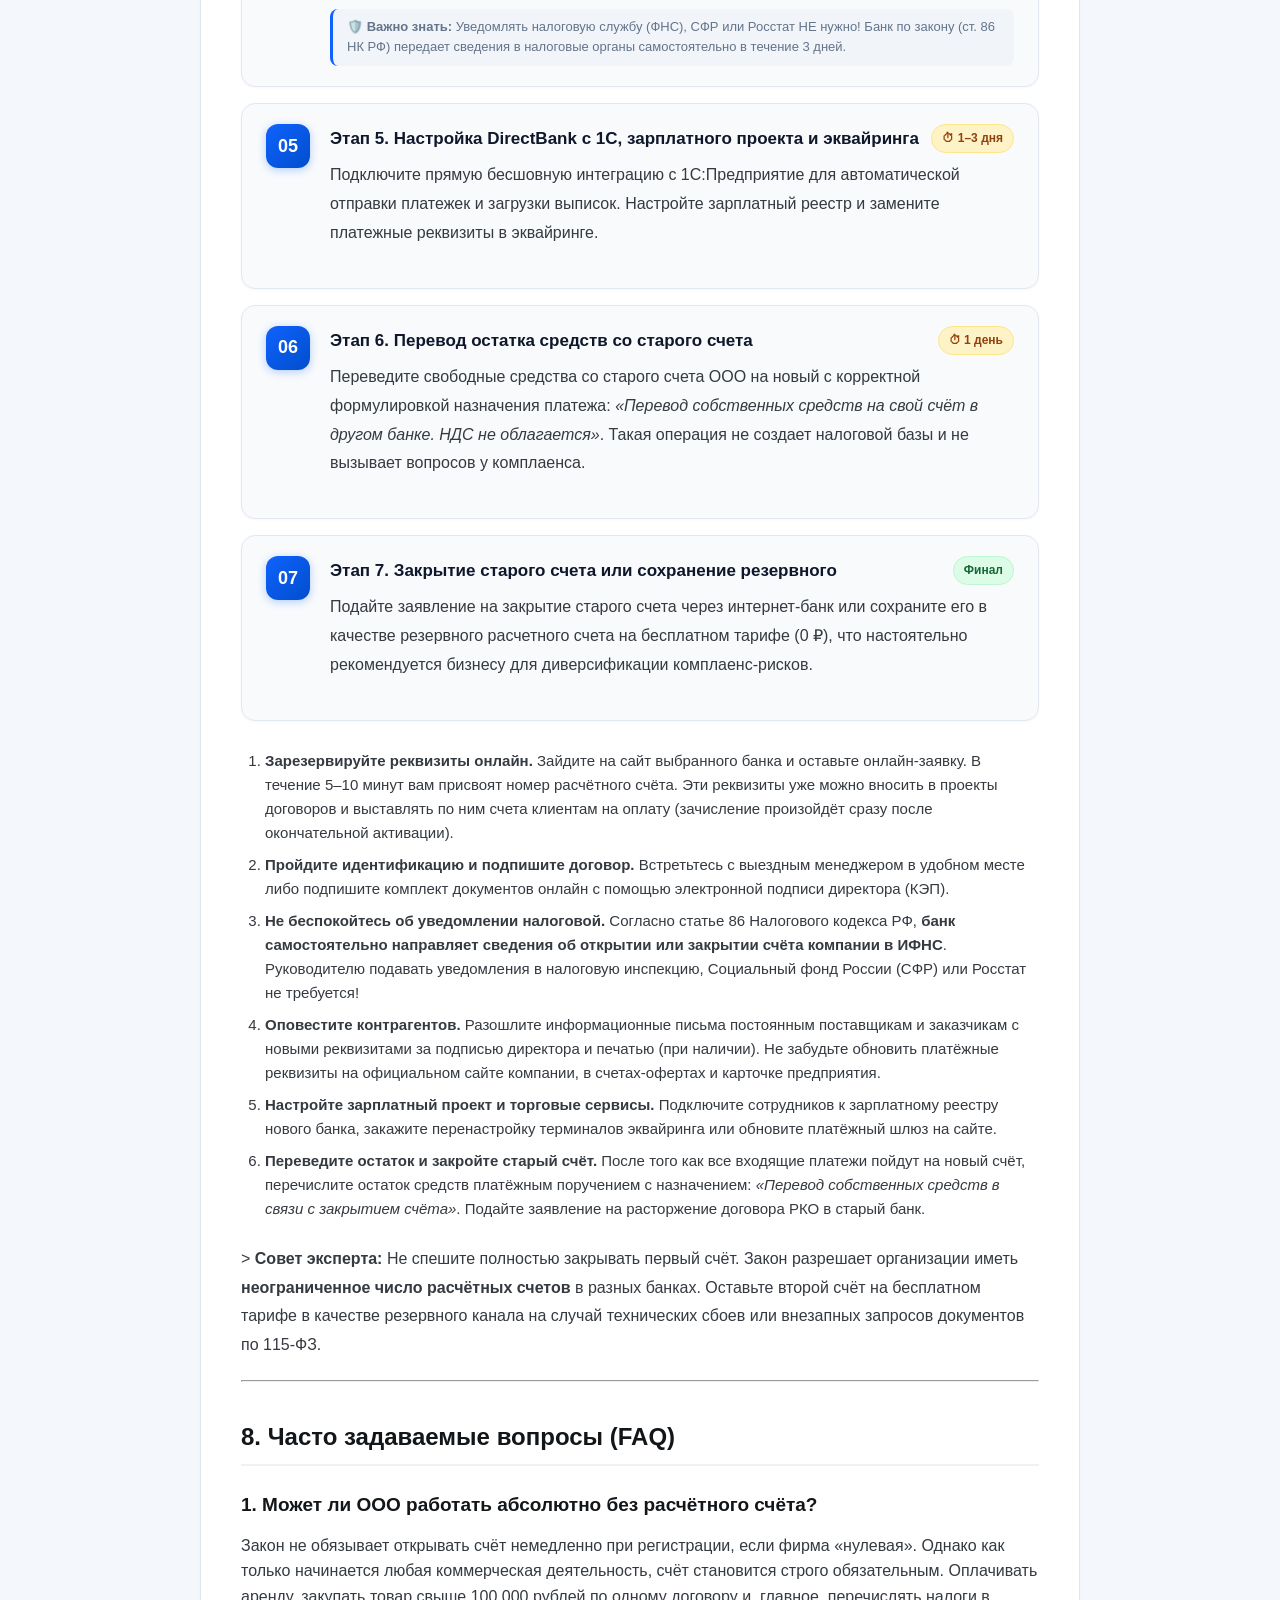
<file: articles/rko-ooo.html>
<!DOCTYPE html>
<html lang="ru">
<head>
    <meta charset="UTF-8">
    <meta name="viewport" content="width=device-width, initial-scale=1.0">
    <title>Расчетный счет для ООО: какой банк выбрать в 2026–2027 году — РКО Навигатор 2026–2027</title>
    <meta name="description" content="Выбор расчетного счета для ООО в 2026–2027 году: платежи, зарплатные проекты, ВЭД и 115-ФЗ.">
    <meta property="og:type" content="article">
    <meta property="og:locale" content="ru_RU">
    <meta property="og:site_name" content="РКО Навигатор Бизнеса 2026–2027">
    <meta property="og:title" content="Расчетный счет для ООО: какой банк выбрать в 2026–2027 году — РКО Навигатор 2026–2027">
    <meta property="og:description" content="Выбор расчетного счета для ООО в 2026–2027 году: платежи, зарплатные проекты, ВЭД и 115-ФЗ.">
    <link rel="stylesheet" href="../css/style.css">
    <style>
        .article-container {
            max-width: 880px;
            margin: 40px auto;
            background: #ffffff;
            padding: 40px;
            border-radius: 16px;
            border: 1px solid #e0e6ed;
            box-shadow: 0 4px 6px rgba(0,0,0,0.02);
        }
        .article-content h1 { font-size: 32px; margin-bottom: 20px; line-height: 1.3; color: #121619; }
        .article-content h2 { font-size: 24px; margin: 36px 0 16px; color: #121619; border-bottom: 2px solid #edf2f7; padding-bottom: 8px; }
        .article-content h3 { font-size: 19px; margin: 24px 0 12px; color: #121619; }
        .article-content p { font-size: 16px; line-height: 1.8; margin-bottom: 20px; color: #343a40; }
        .article-content ul, .article-content ol { margin-bottom: 24px; padding-left: 24px; }
        .article-content li { font-size: 15px; margin-bottom: 8px; line-height: 1.6; color: #343a40; }
        .back-link { display: inline-flex; align-items: center; gap: 6px; font-weight: 700; margin-bottom: 24px; color: #1062fe; text-decoration: none; }
        .back-link:hover { text-decoration: underline; }
        .cta-banner {
            background: linear-gradient(135deg, #eff6ff 0%, #dbeafe 100%);
            border: 1px solid #bfdbfe;
            border-radius: 12px;
            padding: 24px;
            text-align: center;
            margin: 30px 0;
        }
        .cta-banner h4 { font-size: 18px; margin-bottom: 8px; color: #121619; }

        /* EMBEDDED COMPONENTS CSS */
        /* =======================================================================
 * СТИЛИ ДЛЯ ИНФОГРАФИКИ, ТАБЛИЦ И СХЕМ В СТАТЬЯХ (РКО 2026–2027)
 * ======================================================================= */

/* 1. Пошаговый процесс / Дорожная карта (Roadmap) */
.roadmap-timeline {
    display: flex;
    flex-direction: column;
    gap: 16px;
    margin: 28px 0;
}

.roadmap-step {
    background: #f8fafc;
    border: 1px solid #e2e8f0;
    border-radius: 14px;
    padding: 20px 24px;
    display: flex;
    gap: 20px;
    align-items: flex-start;
    transition: all 0.2s ease;
    box-shadow: 0 1px 3px rgba(0,0,0,0.03);
}

.roadmap-step:hover {
    border-color: #cbd5e1;
    box-shadow: 0 4px 12px rgba(0,0,0,0.06);
    transform: translateY(-2px);
    background: #ffffff;
}

.roadmap-num {
    width: 44px;
    height: 44px;
    border-radius: 12px;
    background: linear-gradient(135deg, #1062fe 0%, #004ecc 100%);
    color: #ffffff;
    display: flex;
    align-items: center;
    justify-content: center;
    font-size: 18px;
    font-weight: 800;
    flex-shrink: 0;
    box-shadow: 0 2px 8px rgba(16, 98, 254, 0.3);
}

.roadmap-body {
    flex: 1;
}

.roadmap-header {
    display: flex;
    justify-content: space-between;
    align-items: center;
    margin-bottom: 8px;
    flex-wrap: wrap;
    gap: 8px;
}

.roadmap-title {
    font-size: 17px;
    font-weight: 700;
    color: #0f172a;
    margin: 0;
}

.roadmap-badge {
    display: inline-flex;
    align-items: center;
    gap: 4px;
    font-size: 12px;
    font-weight: 700;
    padding: 4px 10px;
    border-radius: 20px;
    background: #eff6ff;
    color: #1062fe;
    border: 1px solid #bfdbfe;
}

.roadmap-badge-time {
    background: #fef3c7;
    color: #92400e;
    border-color: #fde68a;
}

.roadmap-badge-success {
    background: #dcfce7;
    color: #166534;
    border-color: #bbf7d0;
}

.roadmap-desc {
    font-size: 14px;
    color: #475569;
    line-height: 1.6;
    margin: 0 0 8px;
}

.roadmap-details {
    font-size: 13px;
    color: #64748b;
    background: #f1f5f9;
    padding: 8px 14px;
    border-radius: 8px;
    margin-top: 8px;
    border-left: 3px solid #1062fe;
}

/* 2. Карточки скрытых комиссий и статей расхода */
.cost-grid {
    display: grid;
    grid-template-columns: repeat(auto-fit, minmax(250px, 1fr));
    gap: 18px;
    margin: 28px 0;
}

.cost-card {
    background: #ffffff;
    border: 1px solid #e2e8f0;
    border-radius: 14px;
    padding: 20px;
    box-shadow: 0 2px 6px rgba(0,0,0,0.03);
    transition: all 0.2s ease;
    display: flex;
    flex-direction: column;
    justify-content: space-between;
}

.cost-card:hover {
    border-color: #cbd5e1;
    transform: translateY(-3px);
    box-shadow: 0 6px 16px rgba(0,0,0,0.06);
}

.cost-card-header {
    display: flex;
    align-items: center;
    gap: 12px;
    margin-bottom: 12px;
}

.cost-icon {
    width: 40px;
    height: 40px;
    border-radius: 10px;
    background: #fef2f2;
    color: #ef4444;
    display: flex;
    align-items: center;
    justify-content: center;
    font-size: 20px;
    flex-shrink: 0;
}

.cost-title {
    font-size: 16px;
    font-weight: 700;
    color: #0f172a;
    line-height: 1.3;
}

.cost-rate-badge {
    display: inline-block;
    background: #fee2e2;
    color: #991b1b;
    font-size: 13px;
    font-weight: 800;
    padding: 4px 10px;
    border-radius: 8px;
    margin-bottom: 10px;
}

.cost-desc {
    font-size: 13px;
    color: #475569;
    line-height: 1.5;
    margin-bottom: 12px;
}

.cost-trap {
    font-size: 12px;
    color: #b91c1c;
    background: #fff1f2;
    padding: 8px 12px;
    border-radius: 8px;
    border-left: 3px solid #ef4444;
    font-weight: 500;
}

/* 3. Матрица бизнес-моделей (Выбор банка для ИП) */
.business-matrix-grid {
    display: grid;
    grid-template-columns: repeat(auto-fit, minmax(260px, 1fr));
    gap: 20px;
    margin: 28px 0;
}

.model-card {
    background: #ffffff;
    border: 1px solid #e2e8f0;
    border-radius: 16px;
    padding: 24px;
    box-shadow: 0 2px 8px rgba(0,0,0,0.04);
    display: flex;
    flex-direction: column;
    justify-content: space-between;
    transition: all 0.2s ease;
}

.model-card:hover {
    border-color: #1062fe;
    transform: translateY(-3px);
    box-shadow: 0 8px 20px rgba(16, 98, 254, 0.08);
}

.model-badge {
    display: inline-flex;
    align-items: center;
    gap: 6px;
    font-size: 12px;
    font-weight: 700;
    padding: 4px 10px;
    border-radius: 20px;
    margin-bottom: 14px;
    width: fit-content;
}

.model-badge-mp { background: #eff6ff; color: #005BFF; border: 1px solid #bfdbfe; }
.model-badge-it { background: #f5f3ff; color: #7F42E1; border: 1px solid #ddd6fe; }
.model-badge-retail { background: #fef2f2; color: #dc2626; border: 1px solid #fecaca; }
.model-badge-b2b { background: #ecfdf5; color: #059669; border: 1px solid #a7f3d0; }

.model-title {
    font-size: 18px;
    font-weight: 700;
    color: #0f172a;
    margin: 0 0 10px;
}

.model-priority {
    font-size: 13px;
    color: #64748b;
    margin-bottom: 16px;
    line-height: 1.5;
}

.model-banks {
    background: #f8fafc;
    border-radius: 10px;
    padding: 12px 14px;
    margin-bottom: 16px;
    border: 1px solid #e2e8f0;
}

.model-banks-label {
    font-size: 11px;
    font-weight: 700;
    text-transform: uppercase;
    color: #94a3b8;
    margin-bottom: 6px;
    letter-spacing: 0.5px;
}

.model-banks-val {
    font-size: 14px;
    font-weight: 800;
    color: #1062fe;
    line-height: 1.4;
}

.model-features {
    list-style: none;
    padding: 0;
    margin: 0;
    font-size: 13px;
    color: #334155;
}

.model-features li {
    position: relative;
    padding-left: 20px;
    margin-bottom: 8px;
    line-height: 1.4;
}

.model-features li::before {
    content: "✓";
    position: absolute;
    left: 0;
    color: #10b981;
    font-weight: 800;
}

/* 4. Сетка 7 критериев выбора банка для ООО */
.criteria-grid-7 {
    display: grid;
    grid-template-columns: repeat(auto-fit, minmax(250px, 1fr));
    gap: 18px;
    margin: 28px 0;
}

.criterion-card {
    background: #ffffff;
    border: 1px solid #e2e8f0;
    border-radius: 14px;
    padding: 20px;
    box-shadow: 0 2px 6px rgba(0,0,0,0.03);
    transition: all 0.2s ease;
}

.criterion-card:hover {
    border-color: #1062fe;
    box-shadow: 0 6px 16px rgba(16, 98, 254, 0.08);
    transform: translateY(-2px);
}

.criterion-num {
    width: 32px;
    height: 32px;
    border-radius: 8px;
    background: #eff6ff;
    color: #1062fe;
    font-weight: 800;
    font-size: 15px;
    display: flex;
    align-items: center;
    justify-content: center;
    margin-bottom: 12px;
}

.criterion-title {
    font-size: 16px;
    font-weight: 700;
    color: #0f172a;
    margin-bottom: 8px;
    line-height: 1.3;
}

.criterion-desc {
    font-size: 13px;
    color: #475569;
    line-height: 1.5;
    margin-bottom: 10px;
}

.criterion-metric {
    font-size: 12px;
    font-weight: 700;
    color: #059669;
    background: #ecfdf5;
    padding: 6px 10px;
    border-radius: 6px;
    display: inline-block;
}

/* 5. Кнопка перехода в таблицах */
.btn-table-cta {
    display: inline-block;
    padding: 8px 14px;
    background: #1062fe;
    color: #ffffff !important;
    border-radius: 8px;
    font-weight: 700;
    text-decoration: none;
    font-size: 12px;
    white-space: nowrap;
    transition: all 0.2s ease;
    box-shadow: 0 2px 4px rgba(16, 98, 254, 0.2);
    text-align: center;
}

.btn-table-cta:hover {
    background: #004ecc;
    transform: translateY(-1px);
    box-shadow: 0 4px 8px rgba(16, 98, 254, 0.3);
}

/* 6. Улучшенные таблицы */
.styled-table {
    width: 100%;
    border-collapse: separate;
    border-spacing: 0;
    margin: 24px 0;
    font-size: 13.5px;
    border-radius: 12px;
    overflow: hidden;
    border: 1px solid #e2e8f0;
    box-shadow: 0 2px 6px rgba(0,0,0,0.02);
}

.styled-table th {
    background: #f1f5f9;
    color: #0f172a;
    font-weight: 700;
    padding: 12px 14px;
    border-bottom: 2px solid #cbd5e1;
    border-right: 1px solid #e2e8f0;
    vertical-align: middle;
}

.styled-table td {
    padding: 12px 14px;
    border-bottom: 1px solid #e2e8f0;
    border-right: 1px solid #e2e8f0;
    color: #334155;
    vertical-align: middle;
}

.styled-table tr:nth-child(even) td {
    background: #f8fafc;
}

.styled-table tr:hover td {
    background: #eff6ff;
}

.styled-table th:last-child,
.styled-table td:last-child {
    border-right: none;
}

.styled-table tr:last-child td {
    border-bottom: none;
}

    </style>
    <link rel="canonical" href="https://rkonavigator.ru/articles/rko-ooo.html">
    <meta property="og:url" content="https://rkonavigator.ru/articles/rko-ooo.html">
    <!-- Yandex.Metrika counter -->
    <script type="text/javascript">
        (function(m,e,t,r,i,k,a){m[i]=m[i]||function(){(m[i].a=m[i].a||[]).push(arguments)};
        m[i].l=1*new Date();
        for (var j = 0; j < document.scripts.length; j++) {if (document.scripts[j].src === r) { return; }}
        k=e.createElement(t),a=e.getElementsByTagName(t)[0],k.async=1,k.src=r,a.parentNode.insertBefore(k,a)})
        (window, document, "script", "https://mc.yandex.ru/metrika/tag.js", "ym");

        ym(114728691, "init", {
            clickmap:true,
            trackLinks:true,
            accurateTrackBounce:true,
            webvisor:true
        });
    </script>
    <noscript><div><img src="https://mc.yandex.ru/watch/114728691" style="position:absolute; left:-9999px;" alt="" /></div></noscript>
    <!-- /Yandex.Metrika counter -->
    <script type="application/ld+json">
{
  "@context": "https://schema.org",
  "@graph": [
    {
      "@type": "Article",
      "headline": "Расчётный счёт для ООО — какой банк выбрать в 2026–2027 году?",
      "description": "Выбор расчетного счета для ООО в 2026–2027 году: платежи, зарплатные проекты, ВЭД и 115-ФЗ.",
      "mainEntityOfPage": {
        "@type": "WebPage",
        "@id": "https://rkonavigator.ru/articles/rko-ooo.html"
      },
      "author": {
        "@type": "Organization",
        "name": "РКО Навигатор Бизнеса 2026–2027"
      },
      "publisher": {
        "@type": "Organization",
        "name": "РКО Навигатор Бизнеса 2026–2027"
      },
      "datePublished": "2026-11-25",
      "dateModified": "2026-11-28"
    },
    {
      "@type": "BreadcrumbList",
      "itemListElement": [
        {
          "@type": "ListItem",
          "position": 1,
          "name": "Главная — Рейтинг РКО",
          "item": "https://rkonavigator.ru/"
        },
        {
          "@type": "ListItem",
          "position": 2,
          "name": "Расчётный счёт для ООО — какой банк выбрать в 2026–2027 году?",
          "item": "https://rkonavigator.ru/articles/rko-ooo.html"
        }
      ]
    }
  ]
}
    </script>
</head>
<body>
    <header class="header">
        <div class="container header-inner">
            <a href="../index.html" class="logo">
                <span class="logo-badge">РКО 2026–2027</span>
                <span class="logo-text">Навигатор Бизнеса</span>
            </a>
            <ul class="nav-links">
                <li><a href="../index.html#rating">Рейтинг банков</a></li>
                <li><a href="../index.html#calculator">Калькулятор тарифа</a></li>
                <li><a href="../index.html#articles">Все статьи</a></li>
                <li><a href="https://t.me/fin_konsult_2026" class="link-tg-channel" target="_blank" rel="noopener">Telegram 💬</a></li>
            </ul>
            <a href="../index.html#calculator" class="header-cta">Подобрать банк ⚡</a>
        </div>
    </header>

    <div class="container">
        <div class="article-container">
            <a href="../index.html" class="back-link">← Вернуться на главную витрину</a>
            <article class="article-content">
                <h1>Расчётный счёт для ООО — какой банк выбрать в 2026–2027 году?</h1>
<p>Открытие расчётного счёта для общества с ограниченной ответственностью (ООО) — ключевой шаг при создании и масштабировании юридического лица. В отличие от индивидуальных предпринимателей, компании функционируют в условиях жёсткого финансового контроля: от регулярной сдачи бухгалтерской отчётности до многоступенчатого мониторинга по 115-ФЗ и системе Центробанка «Знай своего клиента» (ЗСК).</p>
<p>В 2026 году рынок расчётно-кассового обслуживания (РКО) в России стал ещё более технологичным и высококонкурентным. Крупнейшие игроки трансформировались в многофункциональные экосистемы, предлагающие бизнесу не просто номер счёта, а полноценную инфраструктуру: онлайн-бухгалтерию, автоматические зарплатные реестры, сервис проверки контрагентов, валютный контроль и интеграцию с маркетплейсами. Однако тарифные сетки, скрытые комиссии и условия межбанковских переводов по-прежнему существенно различаются.</p>
<p>В данном экспертном руководстве подробно разобраны законодательные требования, специфика РКО для юридических лиц, детальные обзоры лучших банков РФ по данным комплексного исследования, сравнительная таблица и пошаговый алгоритм выбора надёжного финансового партнёра.</p>
<hr>
<h2>1. Обязан ли бизнес открывать расчётный счёт для ООО?</h2>
<p>Прямого указания в Федеральном законе № 14-ФЗ «Об обществах с ограниченной ответственностью» на то, что компания обязана открыть счёт в первый же день после внесения записи в ЕГРЮЛ, нет. Формально юрлицо имеет право существовать без счёта, если оно не ведёт фактической хозяйственной деятельности. Однако на практике вести реальный бизнес без расчётного счёта в 2026–2027 году юридически и технически невозможно.</p>
<p>Существует три фундаментальных фактора, делающих открытие счёта безальтернативным:</p>
<ol><li><strong>Лимит наличных расчётов между юридическими лицами.</strong> Согласно Указанию Банка России, предельный размер расчётов наличными деньгами между компаниями, а также между ООО и ИП в рамках одного договора составляет <strong>100 000 рублей</strong> (либо эквивалент в иностранной валюте). Любая коммерческая сделка, арендный платёж или поставка сырья на сумму выше этого лимита должна проводиться исключительно безналичным путём.</li><li><strong>Уплата налогов, сборов и страховых взносов.</strong> В соответствии со статьёй 45 Налогового кодекса РФ, налогоплательщики-организации обязаны исполнять обязанность по уплате налогов в безналичной форме со своих расчётных счетов. Оплатить налог на прибыль или НДС наличными через кассу банка по квитанции от имени юридического лица закон не позволяет.</li><li><strong>Выплата заработной платы сотрудникам.</strong> Хотя закон формально допускает выдачу зарплаты через кассу предприятия, это влечёт за собой регулярные затраты на инкассацию, соблюдение кассовой дисциплины, ведение кассовой книги и установку лимита остатка наличных в кассе. Безналичный зарплатный проект обходится бизнесу дешевле и снижает регуляторные риски.</li></ol>
<p>> <strong>Вывод:</strong> С момента начала любой операционной деятельности расчётный счёт становится главным финансовым узлом компании. Без него невозможно ни рассчитаться с поставщиком, ни принять оплату от покупателя, ни отчитаться перед Федеральной налоговой службой.</p>
<hr>
<h2>2. Принципиальные отличия РКО для ООО от обслуживания ИП</h2>
<p>Многие начинающие предприниматели ошибочно переносят опыт работы в статусе ИП на юридическое лицо. Однако РКО для ООО подчиняется кардинально иным правилам:</p>
<div class="table-responsive">
<table class="styled-table">
    <thead>
        <tr>
            <th>Критерий сравнения</th>
            <th>Индивидуальный предприниматель (ИП)</th>
            <th>Юридическое лицо (ООО)</th>
            <th>Влияние на выбор тарифа РКО</th>
        </tr>
    </thead>
    <tbody>
        <tr>
            <td><strong>Статус денег на счете</strong></td>
            <td>Личные средства предпринимателя. После уплаты налогов можно тратить без ограничений.</td>
            <td>Собственность организации. Руководитель не вправе тратить средства компании на личные нужды.</td>
            <td>Для ИП критичен лимит вывода на карту (0%). Для ООО важнее стоимость пакетов межбанка и зарплатный проект.</td>
        </tr>
        <tr>
            <td><strong>Вывод средств на личные карты</strong></td>
            <td>Свободный перевод на свою дебетовую карту физлица без комиссии (до 150k–300k ₽/мес под 0%).</td>
            <td>Только через официальные дивиденды (НДФЛ 13–15%), зарплату (НДФЛ + взносы 30%) или под отчет.</td>
            <td>Для ООО требуется выгодный зарплатный проект с бесплатным выпуском карт и реестрами под 0%.</td>
        </tr>
        <tr>
            <td><strong>Контроль по 115-ФЗ и ЗСК ЦБ</strong></td>
            <td>Упрощенный финансовый мониторинг при прозрачной структуре поступлений.</td>
            <td>Глубокий комплаенс-контроль: проверка налоговой нагрузки (не менее 0.9–1.5%), связей контрагентов и назначения платежей.</td>
            <td>ООО необходим банк со встроенным «светофором рисков» (платформа ЗСК ЦБ), который сканирует поставщиков до оплаты.</td>
        </tr>
        <tr>
            <td><strong>Объем межбанковских платежей</strong></td>
            <td>Обычно небольшой: от 3 до 20 платежей в месяц.</td>
            <td>Высокий: от 30 до сотен платежей поставщикам, подрядчикам, за аренду, налоги и таможню.</td>
            <td>В ООО базовая ставка 49–199 ₽ за платежку выливается в огромные затраты. Нужны пакеты с включенным межбанком.</td>
        </tr>
        <tr>
            <td><strong>Пакет документов для открытия</strong></td>
            <td>Минимальный: паспорт РФ, СНИЛС, ИНН. Открытие онлайн за 15 минут.</td>
            <td>Корпоративный комплект: Устав, Протокол/Решение, Приказ о назначении директора, договор аренды офиса.</td>
            <td>Проверка документов ООО занимает от 1 до 3 рабочих дней из-за обязательной юридической экспертизы банка.</td>
        </tr>
        <tr>
            <td><strong>Ответственность бизнеса</strong></td>
            <td>ИП отвечает по долгам всем личным имуществом (квартира, машина, вклады).</td>
            <td>ООО отвечает только имуществом юрлица в пределах уставного капитала (за вычетом субсидиарной ответственности).</td>
            <td>Для ООО критична надежность системно значимого банка, чтобы исключить риск потери оборотных средств компании.</td>
        </tr>
    </tbody>
</table>
</div>
<h3>Правовой режим денежных средств</h3>
* <strong>У индивидуального предпринимателя</strong> все средства на расчётном счёте являются его личной собственностью. После уплаты налогов ИП вправе перевести чистую прибыль на свою дебетовую карту физического лица и потратить на личные нужды без дополнительных налогов.
* <strong>У компании (ООО)</strong> деньги на счёте принадлежат юридическому лицу, а не директору или учредителям. Прямой перевод денег со счёта ООО на личную карту физического лица без подтверждающих оснований квалифицируется как нецелевой вывод средств, облагается НДФЛ (13–15%), страховыми взносами (до 30%) и мгновенно блокируется финансовым мониторингом. Вывести чистую прибыль учредители могут только в виде дивидендов (после уплаты налога на прибыль/УСН и с удержанием НДФЛ) не чаще одного раза в квартал.
<h3>Стоимость платёжных поручений юридическим лицам</h3>
Для ИП критически важен лимит бесплатного перевода себе на карту. Для ООО этот показатель вторичен: во главу угла встаёт <strong>стоимость межбанковских платежей юридическим лицам и ИП</strong>. Если компания совершает от 50 до 300 платежей поставщикам и партнёрам ежемесячно, разница в стоимости платёжки (0 ₽, 19 ₽ или 199 ₽) выливается в десятки тысяч рублей чистых издержек в год.
<h3>Уровень комплаенс-контроля (115-ФЗ и платформа ЦБ «ЗСК»)</h3>
К юридическим лицам банки проявляют повышенную бдительность. Компании оцениваются по алгоритмам платформы «Знай своего клиента» (зелёная, жёлтая и красная зоны риска). Банки анализируют:
* налоговую нагрузку (рекомендуемый уровень уплаты налогов — не менее 0,9–1,5% от дебетового оборота);
* соответствие кодов ОКВЭД реальным назначениям входящих и исходящих платежей;
* соотношение снятия наличных и безналичных расчётов;
* связь с контрагентами из «серых» списков.
<hr>
<h2>3. Необходимые документы для открытия счёта ООО в 2026–2027 году</h2>
<p>Современные банки стремятся свести бумажную волокиту к минимуму, используя интеграцию с базами данных ФНС. Если компания зарегистрирована недавно, процедура занимает от пары часов до одного рабочего дня.</p>
<h3>Стандартный перечень документов:</h3>
1. <strong>Устав общества</strong> (действующая редакция со всеми зарегистрированными изменениями и отметкой налогового органа).
2. <strong>Решение единственного участника или Протокол общего собрания</strong> о создании ООО и назначении единоличного исполнительного органа (генерального директора).
3. <strong>Приказ о вступлении генерального директора в должность.</strong>
4. <strong>Паспорт руководителя</strong> (все страницы, включая сведения о ранее выданных паспортах и регистрацию).
5. <strong>Свидетельство о постановке на учёт в налоговом органе (ИНН/КПП)</strong> и Лист записи ЕГРЮЛ (форма Р50007).
6. <strong>Документы, подтверждающие фактическое нахождение по юридическому адресу:</strong> договор аренды нежилого помещения, акт приёма-передачи, гарантийное письмо от собственника или выписка из ЕГРН (в 2026–2027 году банки строго проверяют адрес на предмет массовой регистрации).
7. <strong>Анкета бенефициарных владельцев</strong> (физических лиц, владеющих более 25% долей компании).
<p>Если с момента регистрации организации прошло более трёх месяцев, банк дополнительно вправе запросить <strong>годовую бухгалтерскую отчётность (формы № 1 и № 2)</strong>, налоговые декларации с квитанциями о приёме ИФНС и справку об отсутствии задолженности по налогам.</p>
<p>Большинство прогрессивных банков (Точка, Альфа-Банк, Озон Банк, УБРиР, СберБизнес) открывают счёт дистанционно: представитель выезжает в офис руководителя для идентификации личности и подписания договора, либо процедура заверяется усиленной квалифицированной электронной подписью (КЭП).</p>
<hr>
<h2>4. ТОП банков для расчётного счёта ООО в 2026–2027 году</h2>
<p>На основе комплексного исследования тарифов, позиций в независимом рейтинге Markswebb, надёжности инфраструктуры и лояльности комплаенса сформирован рейтинг 7 лучших банков для расчётно-кассового обслуживания юридических лиц.</p>
<hr>
<h3>1-е место: Точка Банк — лидер по свободе платежей и поддержке бизнеса</h3>
<p>Банк «Точка» — специализированный мультибанковский финтех-сервис, работающий на собственной универсальной банковской лицензии. Традиционно занимает лидирующие позиции по удобству интерфейсов и скорости клиентской поддержки (3-е место в рейтинге Markswebb с результатом 71,5 балла, оценка пользователей ⭐ 4.9).</p>
<ul><li><strong>Базовые тарифы:</strong> Для старта доступен тариф с оплатой только за действия (0 ₽ при отсутствии операций). Основные коммерческие тарифы: «Начало» — <strong>700 ₽/мес.</strong>, «Развитие» — <strong>3 500 ₽/мес.</strong></li><li><strong>Платежи юридическим лицам (межбанк):</strong> Главное преимущество Точки для ООО — <strong>полный безлимит на бесплатные межбанковские платёжки</strong> на платных тарифах. Вне зависимости от того, отправляет компания 50 или 500 платежей контрагентам, комиссия за каждую платёжку составляет 0 рублей.</li><li><strong>Эквайринг:</strong> Торговый эквайринг — от 1,4% до 2,3%; интернет-эквайринг — от 2,2% до 2,8%. Поддерживается оплата через СБП по QR-кодам со ставкой 0,4%–0,7%.</li><li><strong>Особенности для ООО:</strong> Встроенный «Комплаенс-ассистент» предупреждает о рисках по 115-ФЗ до проведения сомнительной транзакции. Круглосуточный операционный день: платежи внутри банка и в партнёрские банки уходят мгновенно 24/7. Удобный зарплатный проект с перечислением на карты любых банков без взимания скрытых комиссий с сотрудников.</li></ul>
<p>> <strong>Кому подходит:</strong> Оптовой торговле, производственным предприятиям, дистрибьюторам и сервисным компаниям с большим объёмом исходящих платёжек контрагентам.
>
> 👉 <a href="../index.html#rating">Открыть расчётный счёт в Точка Банке онлайн →</a></p>
<hr>
<h3>2-е место: Альфа-Банк — абсолютный победитель Markswebb для среднего и крупного бизнеса</h3>
<p>Альфа-Банк — крупнейший частный банк РФ, признанный безоговорочным лидером цифрового обслуживания бизнеса. В рейтинге агентства Markswebb банк удерживает <strong>1-е место с феноменальным результатом 93,1 балла</strong> (пользовательский рейтинг ⭐ 4.8).</p>
<ul><li><strong>Базовые тарифы:</strong> Тариф «Уверенный старт» — 0 ₽ (действует акция со скидкой 50% на обслуживание в течение первых 6 месяцев на старших тарифах). Основные пакеты: «Быстрое развитие» — <strong>1 990 ₽/мес.</strong>, «Активные расчёты» — <strong>3 990 ₽/мес.</strong></li><li><strong>Платежи юридическим лицам:</strong> В тарифы включены крупные пакеты бесплатных платёжек (от 25 до 50 шт. ежемесячно), далее стоимость составляет от 39 до 59 ₽ за документ. На специализированных тарифах для активных расчётов межбанк обходится в минимальную фиксированную сумму.</li><li><strong>Эквайринг:</strong> Торговый эквайринг — от 1,0% до 2,3% в зависимости от оборота; интернет-эквайринг — от 2,4% до 3,5% с готовыми платёжными модулями для всех популярных CMS.</li><li><strong>Особенности для ООО:</strong> Мощнейшая экосистема внешнеэкономической деятельности (ВЭД) с прямыми расчётами в юанях, дирхамах и других дружественных валютах. Бесплатная интеграция с «1С:Предприятие» через прямой шлюз (DirectBank), овердрафты и экспресс-кредитование под оборот по счёту без залога.</li></ul>
<p>> <strong>Кому подходит:</strong> Торговым компаниям, импортёрам (ВЭД), растущему бизнесу с потребностью в кредитовании, а также предприятиям с разветвлённой сетью торговых точек.
>
> 👉 <a href="../index.html#rating">Подать заявку на открытие счёта в Альфа-Банке онлайн →</a></p>
<hr>
<h3>3-е место: Озон Банк (Ozon Бизнес) — максимальная автоматизация для e-commerce и опта</h3>
Озон Банк стал ведущей платформой для юридических лиц (ООО), ведущих деятельность в сфере розничной и оптовой торговли, поставок на маркетплейсы и онлайн-продаж.
<ul><li><strong>Стоимость обслуживания:</strong> 0 ₽ в месяц на тарифе «Базовый» без скрытых платежей.</li><li><strong>Платежи юридическим лицам:</strong> 3 платежки в месяц бесплатно, далее 49 ₽ за платежное поручение.</li><li><strong>Доход на остаток:</strong> до 14,1% годовых на остаток по бизнес-счету с ежедневным начислением процентов — идеальный инструмент для казначейства и управления ликвидностью ООО.</li><li><strong>Зарплатный проект и карты:</strong> Бесплатный зарплатный проект с моментальным зачислением средств сотрудникам на любые карты.</li><li><strong>Интеграция:</strong> Бесшовная синхронизация с 1С:Предприятие и популярными складскими системами.</li></ul>
<p>> 👉 <a href="../index.html#rating">Открыть расчётный счёт для ООО в Озон Банке онлайн</a></p>
<h3>4-е место: СберБанк — непревзойдённая стабильность и крупнейшая сеть присутствия</h3>
<p>СберБанк остаётся главным финансовым институтом страны. Для контрагентов наличие счёта в Сбере служит традиционным маркером надёжности. В оценках агентства Markswebb занимает 6-е место (56,3 балла), оценка в сторах ⭐ 4.5.</p>
<ul><li><strong>Базовые тарифы:</strong> Тариф «Лёгкий старт» — <strong>бессрочно 0 ₽/мес.</strong> Платные решения для растущего бизнеса: «Набирая обороты» — <strong>1 290 ₽/мес.</strong>, «Полным ходом» — <strong>3 990 ₽/мес.</strong></li><li><strong>Платежи юридическим лицам:</strong> На бесплатном тарифе доступно 3 бесплатных межбанковских перевода (далее — 199 ₽ за шт.). На тарифе «Набирая обороты» включено 15 платежей, на «Полным ходом» — 50 платежей (сверх лимита — 100 ₽ за документ). Внутрибанковские платежи между клиентами Сбера стоят существенно дешевле либо бесплатны.</li><li><strong>Эквайринг:</strong> Торговый эквайринг — от 1,0% до 2,5%; интернет-эквайринг — от 1,8% до 2,5%. Огромная база терминалов, поддержка бесконтактной оплаты через биометрию и сервис «Плати QR».</li><li><strong>Особенности для ООО:</strong> Более 65% юридических лиц в РФ имеют как минимум один счёт в СберБанке, поэтому переводы внутри сети доходят за секунды. Обширная физическая филиальная сеть незаменима для компаний, регулярно работающих с внесением больших объёмов наличной выручки через автоматические сейфы и кассы пересчёта.</li></ul>
<p>> <strong>Кому подходит:</strong> Действующим организациям (ООО) со сроком регистрации более 30 дней в ЕГРЮЛ, традиционному офлайн-бизнесу, строительным фирмам, розничной торговле с инкассацией и компаниям, чьи ключевые контрагенты обслуживаются в Сбере. (Для новорегов до 30 дней и онлайн-регистрации ООО рекомендуются Альфа-Банк или ВТБ).
>
> 👉 <a href="../index.html#rating">Открыть расчётный счёт в СберБанке онлайн →</a></p>
<hr>
<h3>5-е место: ВТБ — эталон надёжности с государственной поддержкой</h3>
<p>Банк ВТБ (ПАО) — второй по величине финансовый институт России. После завершения интеграции розничной и корпоративной сети банка «Открытие» с 1 января 2025 года ВТБ существенно нарастил инфраструктурную мощь. В рейтинге Markswebb занимает <strong>4-е место (67,5 балла)</strong> с оценкой ⭐ 4.6.</p>
<ul><li><strong>Базовые тарифы:</strong> Тариф «На старте» — 0 ₽ в первые 3 месяца (далее бесплатно при поддержании оборота от 50 000 ₽). Основные тарифы: «Самое важное» — <strong>1 200 ₽/мес.</strong>, «Всё включено» — <strong>2 200 ₽/мес.</strong></li><li><strong>Платежи юридическим лицам:</strong> Пакетные предложения включают от 5 до 60 межбанковских платежей в месяц. Стоимость платёжек сверх пакета снижена до 35–50 ₽ (на базовом — 150 ₽).</li><li><strong>Эквайринг:</strong> Торговый — от 1,3% до 2,3%; интернет-эквайринг — от 1,9% до 2,5%. Быстрое предоставление надёжных POS-терминалов с бесплатной установкой и сервисным сопровождением.</li><li><strong>Особенности для ООО:</strong> Полная гарантия устойчивости системно значимого банка с госучастием. Идеальные условия для работы по государственным контрактам, субсидиям и специальным счетам. Расширенная линейка депозитов для юрлиц с начислением процентов на неснижаемый остаток на счёте (овернайт).</li></ul>
<p>> <strong>Кому подходит:</strong> Производственным предприятиям, участникам государственных тендеров, крупным оптовикам, а также учредителям новых ООО (бесплатная регистрация бизнеса без госпошлины и ЭДО на 1 год).
>
> 👉 <a href="../index.html#rating">Подать онлайн-заявку на открытие счёта и регистрацию ООО в ВТБ →</a></p>
<hr>
<h3>6-е место: УБРиР и Банк Уралсиб — чемпионы по снижению затрат на межбанковские платежи</h3>
Для организаций с большим объемом исходящих платежей контрагентам стоимость платежки является ключевой статьей расходов. УБРиР и Уралсиб предлагают лучшие финансовые условия на рынке:
<ul><li><strong>УБРиР:</strong> 15 внешних платежей юридическим лицам в месяц предоставляются <strong>полностью бесплатно</strong> (с 16-го платежа от 35 ₽). Обслуживание счета — 0 ₽ навсегда. Экономия на расчетных операциях составляет от 15 000 до 35 000 ₽ в год.</li><li><strong>Банк Уралсиб:</strong> Фиксированная цена исходящего платежа в любой банк РФ — <strong>всего 19 ₽</strong> (без необходимости покупать дорогие пакеты услуг). Продленный операционный день до 20:30 МСК и процентный доход на остаток до 12% годовых.</li><li><strong>Кому подходят:</strong> Торговым и сервисным компаниям, транспортным компаниям, поставщикам стройматериалов с десятками платежек в месяц.</li></ul>
<p>> 👉 <a href="../index.html#rating">Открыть счёт для ООО в УБРиР (15 платежек бесплатно)</a> | <a href="../index.html#rating">Открыть счёт в Уралсибе (платежки по 19 ₽)</a></p>
<h3>7-е место: Промсвязьбанк (ПСБ) — флагман госзакупок и специальных счетов</h3>
<p>Промсвязьбанк (ПСБ) выступает опорным банком для государственного сектора, реализации гособоронзаказа (ГОЗ) и инфраструктурных контрактов. В рейтинге агентства Markswebb занимает почётное <strong>2-е место с высочайшим баллом 92,0</strong> и оценкой ⭐ 4.8.</p>
<ul><li><strong>Базовые тарифы:</strong> Тариф «ПСБ Старт» — 0 ₽ при сохранении деловой активности (открытие онлайн без визита). Платные тарифы: «Интернет-торговля» — <strong>1 000 ₽/мес.</strong>, «24/7» — <strong>2 490 ₽/мес.</strong></li><li><strong>Платежи и переводы:</strong> Переводы физическим лицам — <strong>до 10 000 000 ₽/мес</strong>. Платежи юридическим лицам в зависимости от выбранного плана: от 3 до 30 бесплатных поручений. Кэшбэк по бизнес-карте до 10%.</li><li><strong>Эквайринг:</strong> Торговый эквайринг — от <strong>0,9%</strong>; интернет-эквайринг — от 1,6%. ПСБ включен в «Белый список» Минцифры — при ограничениях мобильного интернета все терминалы эквайринга и сервисы продолжают работать.</li><li><strong>Особенности для ООО:</strong> Безусловный лидер по открытию и сопровождению <strong>спецсчетов для участия в закупках по 44-ФЗ и 223-ФЗ</strong> (0 ₽ открытие и ведение). Выдача экспресс-банковских гарантий онлайн за несколько часов, отдельная платформа для факторинга и лизинга.</li></ul>
<p>> <strong>Кому подходит:</strong> Поставщикам государственных учреждений, участникам тендерных торгов, розничным магазинам с эквайрингом, промышленным и строительным компаниям.
>
> 👉 <a href="../index.html#rating">Открыть расчётный и специальный счёт в ПСБ онлайн →</a></p>
<hr>
<h3>8-е место: Банк «Санкт-Петербург» (БСПБ) — флагман ВЭД, выездного сервиса и торговых компаний</h3>
<p>Банк «Санкт-Петербург» (БСПБ) — ключевой финансовый институт Северо-Запада и лидер по обслуживанию внешнеэкономической деятельности и импортно-экспортных контрактов (оценка ⭐ 4.8).</p>
<ul><li><strong>Базовые тарифы:</strong> «Деловой старт» — 0 ₽ первые месяцы обслуживания (далее от 490 ₽/мес). Бесплатный выпуск и обслуживание корпоративной бизнес-карты.</li><li><strong>Валютный контроль и ВЭД:</strong> Сниженная комиссия валютного контроля — от 0.12%, прямые корреспондентские счета в юанях, дирхамах, драмах и валютах СНГ, персональный валютный контролер и быстрая постановка контрактов на учет.</li><li><strong>География присутствия:</strong> Открытие расчетных счетов для юридических лиц и ИП доступно в 4 регионах присутствия банка: <strong>Санкт-Петербург и Ленинградская область, Москва, Калининград, Новосибирск</strong>.</li><li><strong>Выездной сервис:</strong> Представитель банка бесплатно выезжает в офис руководителя компании для идентификации и подписания документов.</li></ul>
<p>> <strong>Кому подходит:</strong> Импортерам и экспортерам, участникам ВЭД, торговым и производственным предприятиям из Санкт-Петербурга, Москвы, Калининграда и Новосибирска.
>
> 👉 <a href="../index.html#rating">Открыть счёт для ООО в БСПБ онлайн →</a></p>
<hr>
<h2>5. Сводная сравнительная таблица тарифов РКО для ООО в 2026–2027 году</h2>
<p>Для наглядного сопоставления ключевых параметров ниже представлена детальная сравнительная матрица расчётно-кассового обслуживания для юридических лиц (ООО) по всем представленным банкам:</p>
<div class="table-responsive">
<table class="styled-table">
    <thead>
        <tr>
            <th>Банк</th>
            <th>Обслуживание в месяц</th>
            <th>Межбанковские платежи</th>
            <th>Зарплатный проект и физлица</th>
            <th>Эквайринг (СБП / Карты)</th>
            <th>Специализация и ключевые фишки для ООО</th>
            <th>Партнёрская ссылка</th>
        </tr>
    </thead>
    <tbody>
        <tr>
            <td><strong>Альфа-Банк</strong></td>
            <td>0 ₽ на старте / 1 990 ₽ / 3 990 ₽</td>
            <td>25–50 шт бесплатно, далее 39–59 ₽</td>
            <td>Зарплатный проект 0 ₽, бесплатный выпуск карт «Мир»</td>
            <td>от 1.0% (СБП) / от 1.99% (терминалы 0 ₽)</td>
            <td>⭐ 4.8 (№1 в Markswebb, развитый ВЭД, прямое API с 1С)</td>
            <td><a href="../index.html#rating" class="btn-table-cta">Выбрать тариф →</a></td>
        </tr>
        <tr>
            <td><strong>Точка Банк</strong></td>
            <td>0 ₽ («Ноль») / 700 ₽ / 3 500 ₽</td>
            <td><strong>0 ₽ безлимит</strong> (на тарифе «Развитие»)</td>
            <td>Зарплатный проект 0 ₽, переводы физлицам по сетке</td>
            <td>от 0.4%–0.7% (СБП) / от 1.4%</td>
            <td>⭐ 4.9 (Предиктивный комплаенс 115-ФЗ, светофор рисков до платежа)</td>
            <td><a href="../index.html#rating" class="btn-table-cta">Выбрать тариф →</a></td>
        </tr>
        <tr>
            <td><strong>СберБизнес</strong></td>
            <td>0 ₽ («Легкий старт») / 2 490 ₽ / 5 490 ₽</td>
            <td><strong>0 ₽ внутри Сбера безлимитно!</strong> В другие — 3 шт 0 ₽, далее 199 ₽</td>
            <td>Крупнейший зарплатный проект (карты у 70% сотрудников РФ)</td>
            <td>от 0.7% (СБП) / от 1.8%</td>
            <td>⭐ 4.7 (У 60% контрагентов счета в Сбере — мгновенные расчеты 24/7)</td>
            <td><a href="../index.html#rating" class="btn-table-cta">Выбрать тариф →</a></td>
        </tr>
        <tr>
            <td><strong>ВТБ Бизнес</strong></td>
            <td><strong>0 ₽ целый год</strong> («На старте») / от 1 200 ₽</td>
            <td>5 шт бесплатно, далее 49 ₽</td>
            <td>Зарплатный проект 0 ₽, овердрафт на выгодных условиях</td>
            <td>от 0.7% (СБП) / от 1.99%</td>
            <td>⭐ 4.7 (100% государственная надежность, ТОП для средних и крупных ООО)</td>
            <td><a href="../index.html#rating" class="btn-table-cta">Выбрать тариф →</a></td>
        </tr>
        <tr>
            <td><strong>УБРиР</strong></td>
            <td>0 ₽ навсегда («Бизнес-старт») / от 490 ₽</td>
            <td><strong>15 шт / мес бесплатно</strong>, далее от 35 ₽</td>
            <td>Переводы физлицам от 1.2%, бизнес-карты с кэшбэком</td>
            <td>от 1.0% (СБП) / от 1.8%</td>
            <td>⭐ 4.8 (Экономия до 15 000 ₽/год на межбанковских платежках)</td>
            <td><a href="../index.html#rating" class="btn-table-cta">Выбрать тариф →</a></td>
        </tr>
        <tr>
            <td><strong>Банк Уралсиб</strong></td>
            <td>0 ₽ («Старт») / от 990 ₽</td>
            <td><strong>Всего 19 ₽</strong> за платежку в любой банк РФ</td>
            <td>Доход на неснижаемый остаток до 12% годовых</td>
            <td>от 1.0% (СБП) / от 1.99%</td>
            <td>⭐ 4.8 (Продленный операционный день до 20:30 МСК)</td>
            <td><a href="../index.html#rating" class="btn-table-cta">Выбрать тариф →</a></td>
        </tr>
        <tr>
            <td><strong>Промсвязьбанк (ПСБ)</strong></td>
            <td>0 ₽ первые 3 месяца / от 490 ₽</td>
            <td>Внутри банка 0 ₽, в другие 3 шт бесплатно, далее 45 ₽</td>
            <td>Зарплатный проект для госслужащих и бизнеса, карты Мир</td>
            <td>от 0.7% (СБП) / от 1.9%</td>
            <td>⭐ 4.7 (Опорный банк для госзакупок по 44/223-ФЗ, токен КЭП 0 ₽)</td>
            <td><a href="../index.html#rating" class="btn-table-cta">Выбрать тариф →</a></td>
        </tr>
        <tr>
            <td><strong>Банк «Санкт-Петербург» (БСПБ)</strong></td>
            <td>0 ₽ первые месяцы / от 490 ₽</td>
            <td>От 25 ₽ за платежку в другие банки</td>
            <td>Персональный менеджер и индивидуальное обслуживание</td>
            <td>Валютный контроль от 0.12%</td>
            <td>⭐ 4.8 (Лучший выбор для импортеров/экспортеров и участников ВЭД)</td>
            <td><a href="../index.html#rating" class="btn-table-cta">Выбрать тариф →</a></td>
        </tr>
        <tr>
            <td><strong>Озон Банк</strong></td>
            <td>0 ₽ навсегда без условий («Базовый»)</td>
            <td>3 шт бесплатно, далее 49 ₽</td>
            <td>Моментальные расчеты между селлерами и поставщиками</td>
            <td>от 0.7% (СБП) / внутри экосистемы 0%</td>
            <td>⭐ 4.9 (До 14,1% годовых на остаток, моментальные выплаты за продажи)</td>
            <td><a href="../index.html#rating" class="btn-table-cta">Выбрать тариф →</a></td>
        </tr>
    </tbody>
</table>
</div>
<h2>6. На что обратить внимание при выборе банка для ООО: 7 критериев</h2>
<p>Выбор банка для юрлица принципиально отличается от выбора карты для личных трат. Ошибка в тарифе может стоить предприятию сотен тысяч рублей непредвиденных расходов. Перед подписанием договора оцените банк по семи фундаментальным критериям:</p>
<div class="criteria-grid-7">
    <div class="criterion-card">
        <div class="criterion-num">01</div>
        <h4 class="criterion-title">Стоимость пакетов межбанка</h4>
        <p class="criterion-desc">Для ООО с 50–200 платежками в месяц базовая цена (49–199 ₽) выливается в 100 000+ ₽ потерь в год. Выбирайте банк с включенным межбанком (Точка — безлимит, УБРиР — 15 шт бесплатно, Уралсиб — по 19 ₽).</p>
        <span class="criterion-metric">Экономия: до 80 000 ₽ / год</span>
    </div>
<div class="criterion-card">
        <div class="criterion-num">02</div>
        <h4 class="criterion-title">Предиктивный комплаенс 115-ФЗ</h4>
        <p class="criterion-desc">Встроенный сервис светофора («Знай своего клиента» ЦБ), который автоматически сканирует реквизиты контрагента ДО отправки средств и предупреждает директора о рисках блокировки счета.</p>
        <span class="criterion-metric">Защита от блокировки ДБО</span>
    </div>
<div class="criterion-card">
        <div class="criterion-num">03</div>
        <h4 class="criterion-title">Длина операционного дня</h4>
        <p class="criterion-desc">Важно, чтобы рейсы уходили не до 16:00, а до 20:30–21:00 МСК. Внутрибанковские платежи в крупных экосистемах (Сбер, Альфа, Точка) проходят круглосуточно 24/7/365.</p>
        <span class="criterion-metric">Опердень: до 20:30–21:00 МСК</span>
    </div>
<div class="criterion-card">
        <div class="criterion-num">04</div>
        <h4 class="criterion-title">Зарплатный проект и карты</h4>
        <p class="criterion-desc">Бесплатный выпуск премиальных карт «Мир» сотрудникам, отсутствие комиссий за зачисление фонда оплаты труда и возможность выплаты зарплаты на карты любых банков без штрафов.</p>
        <span class="criterion-metric">Комиссия ФОТ: 0%</span>
    </div>
<div class="criterion-card">
        <div class="criterion-num">05</div>
        <h4 class="criterion-title">Прямая интеграция с 1С (DirectBank)</h4>
        <p class="criterion-desc">Обмен платежными поручениями и банковскими выписками в один клик прямо из интерфейса «1С:Предприятие» без выгрузки небезопасных текстовых файлов формата txt.</p>
        <span class="criterion-metric">DirectBank API: в 1 клик</span>
    </div>
<div class="criterion-card">
        <div class="criterion-num">06</div>
        <h4 class="criterion-title">Депозиты овернайт и остатки</h4>
        <p class="criterion-desc">При оборотах от 1 млн ₽ овернайт (начисление процентов за ночь на свободные остатки по ставке до 12–16% годовых) приносит компании от 10 000 до 50 000 ₽ пассивного дохода в месяц.</p>
        <span class="criterion-metric">Доход: до 12–16% годовых</span>
    </div>
<div class="criterion-card">
        <div class="criterion-num">07</div>
        <h4 class="criterion-title">Валютный контроль и ВЭД</h4>
        <p class="criterion-desc">Для импортеров и экспортеров критичны прямые корреспондентские счета в юанях, дирхамах ОАЭ и драмах, а также комиссия валютного контроля не выше 0.12–0.15% от суммы сделки (БСПБ, Альфа-Банк).</p>
        <span class="criterion-metric">Ставка ВЭД: от 0.12%</span>
    </div>
</div>
<h3>1. Реальная стоимость исходящего межбанка</h3>
Если в розничной торговле платежей поставщикам может быть немного, то в строительстве, дистрибуции или консалтинге компания ежедневно генерирует десятки платежей. Банк с бесплатным обслуживанием, но взимающий <strong>199 рублей за каждую платёжку</strong>, при 100 платежах в месяц обойдётся в <strong>19 900 рублей</strong>. В то же время тариф с абонентской платой <strong>3 500 рублей</strong> и бесплатным безлимитным межбанком (как в УБРиР с 15 бесплатными платежами или в Банке Уралсиб всего по 19 ₽ за платеж) сэкономит компании более 16 000 рублей ежемесячно.
<h3>2. Политика финансового мониторинга и светофор ЦБ РФ (115-ФЗ)</h3>
Блокировка дистанционного банковского обслуживания (ДБО) по 115-ФЗ парализует работу любого предприятия. Выбирайте банки, предоставляющие <strong>встроенный сервис риск-анализа</strong>. Такие сервисы в режиме реального времени показывают индикатор риска компании, анализируют долю уплачиваемых налогов и предупреждают о переводах на счета неблагонадёжных контрагентов до момента отправки денег.
<h3>3. Продолжительность операционного дня</h3>
Официальный платёжный рейс Банка России закрывается вечером. Однако передовые банки предлагают увеличенный операционный день:
* внутрибанковские платежи — <strong>круглосуточно (24/7)</strong>;
* межбанковские переводы — с <strong>01:00 до 20:00–21:00 по московскому времени</strong>.
Если ваш поставщик находится во Владивостоке, а производство в Москве, короткий операционный день (до 16:00) приведёт к задержкам отгрузок на целые сутки.
<h3>4. Комиссии за переводы в пользу физических лиц</h3>
Каждое ООО выплачивает зарплату, дивиденды или рассчитывается с самозанятыми. Обратите внимание на тарифные сетки переводов физическим лицам:
* <strong>Зарплатный проект:</strong> как правило, перечисления в рамках зарплатного проекта облагаются комиссией 0%–0,5%.
* <strong>Выплата дивидендов:</strong> в ряде банков переводы дивидендов тарифицируются по льготной ставке (до 0,5–1%), тогда как прочие переводы физлицам при превышении лимита (например, свыше 1 млн рублей в месяц) могут облагаться драконовской заградительной комиссией до 5–10%.
<h3>5. Условия торгового, интернет-эквайринга и СБП</h3>
Для розничных точек и интернет-магазинов ставка эквайринга напрямую влияет на маржинальность. Оцените:
* размер фиксированного процента (от 0,99% до 2,5%);
* стоимость аренды оборудования (предоставляются ли терминалы бесплатно при определённом обороте);
* наличие интеграции с Системой быстрых платежей (СБП B2C и B2B): комиссии по СБП законодательно ограничены ставками 0,4%–0,7%, что снижает эквайринговые издержки бизнеса в 3–4 раза.
<h3>6. Бесшовная интеграция с учётными системами (1С, Моё дело, СБИС)</h3>
В 2026 году ручная выгрузка и загрузка текстовых файлов платёжек в формате `.txt` ушла в прошлое. Современный банк для ООО обязан поддерживать прямой протокол обмена данными <strong>DirectBank</strong>. Это позволяет бухгалтеру отправлять платёжки и получать выписки в один клик непосредственно из интерфейса «1С:Предприятие» без входа в интернет-банк.
<h3>7. Доход на остаток и овернайт-депозиты</h3>
Остатки оборотных средств на счёте компании не должны лежать мёртвым грузом. Узнайте, предлагает ли банк сервис «неснижаемого остатка» или автоматического размещения свободных средств на ночной депозит (овернайт) с ежедневной выплатой процентов. При текущих ставках ЦБ это приносит ощутимый пассивный доход на кассовых разрывах.
<hr>
<h2>7. Пошаговый алгоритм: как сменить банк или открыть второй счёт для ООО без рисков</h2>
<p>Многие руководители боятся менять банк из-за страха проверок налоговой или сбоя в расчётах. На самом деле процедура смены или добавления расчётного счёта строго регламентирована и безопасна.</p>
<div class="roadmap-timeline">
    <div class="roadmap-step">
        <div class="roadmap-num">01</div>
        <div class="roadmap-body">
            <div class="roadmap-header">
                <h4 class="roadmap-title">Этап 1. Анализ расходов на РКО и выбор оптимального банка</h4>
                <span class="roadmap-badge roadmap-badge-time">⏱ 1 день</span>
            </div>
            <p class="roadmap-desc">Выгрузите банковскую выписку за последние 3 месяца и подсчитайте реальные расходы: абонплату, стоимость платежек и комиссию за зарплатный проект. Сравните с тарифами в нашем <a href="../index.html#rating">рейтинге РКО для ООО</a>.</p>
        </div>
    </div>
<div class="roadmap-step">
        <div class="roadmap-num">02</div>
        <div class="roadmap-body">
            <div class="roadmap-header">
                <h4 class="roadmap-title">Этап 2. Онлайн-подача заявки и резервирование реквизитов</h4>
                <span class="roadmap-badge roadmap-badge-time">⏱ 5–10 минут</span>
            </div>
            <p class="roadmap-desc">Заполните онлайн-заявку на сайте выбранного банка, указав ОГРН, ИНН компании и контакты директора. Банк моментально резервирует номер расчетного счета, который уже можно указывать в новых договорах.</p>
        </div>
    </div>
<div class="roadmap-step">
        <div class="roadmap-num">03</div>
        <div class="roadmap-body">
            <div class="roadmap-header">
                <h4 class="roadmap-title">Этап 3. Загрузка корпоративных документов и подписание договора</h4>
                <span class="roadmap-badge">⏱ 1–2 рабочих дня</span>
            </div>
            <p class="roadmap-desc">Загрузите в личный кабинет скан Устава, Протокол/Решение о назначении директора и договор аренды офиса. Подпишите договор РКО электронной подписью (КЭП) онлайн либо на встрече с выездным персональным менеджером.</p>
        </div>
    </div>
<div class="roadmap-step">
        <div class="roadmap-num">04</div>
        <div class="roadmap-body">
            <div class="roadmap-header">
                <h4 class="roadmap-title">Этап 4. Уведомление контрагентов о смене реквизитов</h4>
                <span class="roadmap-badge roadmap-badge-time">⏱ 1–2 дня</span>
            </div>
            <p class="roadmap-desc">Разошлите официальные информационные письма контрагентам с новыми реквизитами счета. Заключите дополнительные соглашения к действующим долгосрочным договорам поставки и аренды.</p>
            <div class="roadmap-details">🛡️ <strong>Важно знать:</strong> Уведомлять налоговую службу (ФНС), СФР или Росстат НЕ нужно! Банк по закону (ст. 86 НК РФ) передает сведения в налоговые органы самостоятельно в течение 3 дней.</div>
        </div>
    </div>
<div class="roadmap-step">
        <div class="roadmap-num">05</div>
        <div class="roadmap-body">
            <div class="roadmap-header">
                <h4 class="roadmap-title">Этап 5. Настройка DirectBank с 1С, зарплатного проекта и эквайринга</h4>
                <span class="roadmap-badge roadmap-badge-time">⏱ 1–3 дня</span>
            </div>
            <p class="roadmap-desc">Подключите прямую бесшовную интеграцию с 1С:Предприятие для автоматической отправки платежек и загрузки выписок. Настройте зарплатный реестр и замените платежные реквизиты в эквайринге.</p>
        </div>
    </div>
<div class="roadmap-step">
        <div class="roadmap-num">06</div>
        <div class="roadmap-body">
            <div class="roadmap-header">
                <h4 class="roadmap-title">Этап 6. Перевод остатка средств со старого счета</h4>
                <span class="roadmap-badge roadmap-badge-time">⏱ 1 день</span>
            </div>
            <p class="roadmap-desc">Переведите свободные средства со старого счета ООО на новый с корректной формулировкой назначения платежа: <em>«Перевод собственных средств на свой счёт в другом банке. НДС не облагается»</em>. Такая операция не создает налоговой базы и не вызывает вопросов у комплаенса.</p>
        </div>
    </div>
<div class="roadmap-step">
        <div class="roadmap-num">07</div>
        <div class="roadmap-body">
            <div class="roadmap-header">
                <h4 class="roadmap-title">Этап 7. Закрытие старого счета или сохранение резервного</h4>
                <span class="roadmap-badge roadmap-badge-success">Финал</span>
            </div>
            <p class="roadmap-desc">Подайте заявление на закрытие старого счета через интернет-банк или сохраните его в качестве резервного расчетного счета на бесплатном тарифе (0 ₽), что настоятельно рекомендуется бизнесу для диверсификации комплаенс-рисков.</p>
        </div>
    </div>
</div>
<ol><li><strong>Зарезервируйте реквизиты онлайн.</strong> Зайдите на сайт выбранного банка и оставьте онлайн-заявку. В течение 5–10 минут вам присвоят номер расчётного счёта. Эти реквизиты уже можно вносить в проекты договоров и выставлять по ним счета клиентам на оплату (зачисление произойдёт сразу после окончательной активации).</li><li><strong>Пройдите идентификацию и подпишите договор.</strong> Встретьтесь с выездным менеджером в удобном месте либо подпишите комплект документов онлайн с помощью электронной подписи директора (КЭП).</li><li><strong>Не беспокойтесь об уведомлении налоговой.</strong> Согласно статье 86 Налогового кодекса РФ, <strong>банк самостоятельно направляет сведения об открытии или закрытии счёта компании в ИФНС</strong>. Руководителю подавать уведомления в налоговую инспекцию, Социальный фонд России (СФР) или Росстат не требуется!</li><li><strong>Оповестите контрагентов.</strong> Разошлите информационные письма постоянным поставщикам и заказчикам с новыми реквизитами за подписью директора и печатью (при наличии). Не забудьте обновить платёжные реквизиты на официальном сайте компании, в счетах-офертах и карточке предприятия.</li><li><strong>Настройте зарплатный проект и торговые сервисы.</strong> Подключите сотрудников к зарплатному реестру нового банка, закажите перенастройку терминалов эквайринга или обновите платёжный шлюз на сайте.</li><li><strong>Переведите остаток и закройте старый счёт.</strong> После того как все входящие платежи пойдут на новый счёт, перечислите остаток средств платёжным поручением с назначением: <em>«Перевод собственных средств в связи с закрытием счёта»</em>. Подайте заявление на расторжение договора РКО в старый банк.</li></ol>
<p>> <strong>Совет эксперта:</strong> Не спешите полностью закрывать первый счёт. Закон разрешает организации иметь <strong>неограниченное число расчётных счетов</strong> в разных банках. Оставьте второй счёт на бесплатном тарифе в качестве резервного канала на случай технических сбоев или внезапных запросов документов по 115-ФЗ.</p>
<hr>
<h2>8. Часто задаваемые вопросы (FAQ)</h2>
<h3>1. Может ли ООО работать абсолютно без расчётного счёта?</h3>
Закон не обязывает открывать счёт немедленно при регистрации, если фирма «нулевая». Однако как только начинается любая коммерческая деятельность, счёт становится строго обязательным. Оплачивать аренду, закупать товар свыше 100 000 рублей по одному договору и, главное, перечислять налоги в бюджет юридическое лицо имеет право <strong>исключительно в безналичном порядке</strong>.
<h3>2. Сколько расчётных счетов может открыть одно юридическое лицо?</h3>
Законодательство РФ не содержит никаких количественных ограничений. ООО вправе открыть один, два, пять или десять счетов как в одном банке, так и в разных кредитных организациях. Более того, наличие двух независимых счетов в разных банках (например, один в государственном банке для тендеров, второй в технологичном необанке для ежедневных расчётов) — стандартная практика снижения операционных рисков в 2026–2027 году.
<h3>3. Может ли банк отказать новому ООО в открытии счёта?</h3>
Да, банк имеет право отказать в заключении договора РКО на основании Федерального закона № 115-ФЗ. Типичные причины отказа:
* юридический адрес компании внесён в реестр адресов массовой регистрации ФНС;
* генеральный директор или учредитель числится в списках «номинальных руководителей»;
* предоставлен неполный комплект документов либо в них содержатся недостоверные сведения;
* компания или бенефициары имеют высокий уровень риска в системе ЦБ «Знай своего клиента» (красная зона).
<h3>4. Списывается ли плата за обслуживание, если по счёту ООО нет движений?</h3>
Это зависит от условий конкретного банка и тарифного плана. В таких банках, как <strong>Точка</strong>, <strong>Озон Банк</strong>, <strong>УБРиР</strong> («Бизнес-старт»), <strong>Банк Уралсиб</strong> («Старт») и <strong>СберБизнес</strong> («Лёгкий старт»), абонентская плата не взимается вовсе, либо равна 0 ₽ при отсутствии операций за расчетный месяц. На классических тарифах со стандартной абонплатой комиссия может списываться в минус, формируя техническую задолженность.
<h3>5. Какой банк выбрать для участия в тендерах и госзакупках?</h3>
Для участия в электронных торгах по 44-ФЗ и 223-ФЗ компании требуется специальный счёт, заблокированные средства на котором служат обеспечением заявок. Безоговорочными лидерами в этом сегменте выступают <strong>Промсвязьбанк (ПСБ)</strong>, <strong>ВТБ</strong> и <strong>СберБанк</strong>. Они аккредитованы на всех федеральных электронных торговых площадках (ЭТП), мгновенно блокируют и разблокируют обеспечение и выдают электронные независимые банковские гарантии за несколько часов.
<h3>6. Как законно переводить деньги с расчётного счёта ООО директору или учредителю?</h3>
Напрямую тратить деньги со счёта компании на личные покупки закон запрещает. Легальные способы перевода средств физлицу:
1. <strong>Выплата заработной платы</strong> (с удержанием НДФЛ 13–15% и уплатой страховых взносов).
2. <strong>Выплата распределённых дивидендов</strong> (производится на основании протокола общего собрания участников по итогам квартала, полугодия или года; удерживается только НДФЛ 13% или 15% с сумм свыше установленного законом порога).
3. <strong>Выдача денежных средств под отчёт</strong> на хозяйственные нужды компании (требует обязательного предоставления подтверждающих чеков, товарных накладных и авансового отчёта).
4. <strong>Возврат займа</strong>, если учредитель ранее предоставлял процентный или беспроцентный заём собственной организации.
<hr>
<h2>9. Заключение: итоговые рекомендации по выбору банка</h2>
<p>Универсального банка, идеально подходящего под любые задачи бизнеса, не существует. Оптимальный выбор расчётного счёта для ООО в 2026–2027 году напрямую зависит от масштаба компании, сферы деятельности и структуры финансовых транзакций:</p>
<ul><li><strong>Для оптовой торговли, B2B-услуг и компаний с большим числом платежей:</strong> Выбирайте <strong><a href="../index.html#rating">Точка Банк</a></strong> (безлимит платежек), <strong><a href="../index.html#rating">УБРиР</a></strong> (15 платежек бесплатно) или <strong><a href="../index.html#rating">Банк Уралсиб</a></strong> (платежки всего по 19 ₽). Бесплатные или фиксированные межбанковские платёжки окупят стоимость обслуживания в первые же дни.</li><li><strong>Для цифровых сервисов, IT, маркетинга и интернет-магазинов:</strong> Идеальным решением станет <strong><a href="../index.html#rating">Озон Банк (Ozon Бизнес)</a></strong> благодаря первоклассным интерфейсам, мгновенному эквайрингу и доходу до 14,1% на остаток.</li><li><strong>Для среднего бизнеса, импорта (ВЭД) и масштабных торговых сетей:</strong> Безоговорочные лидеры — <strong><a href="../index.html#rating">Альфа-Банк</a></strong> (лучший интернет-банк по Markswebb, эквайринг от 1%) и <strong><a href="../index.html#rating">Банк «Санкт-Петербург» (БСПБ)</a></strong> (валютный контроль от 0.12%, выездной сервис в 4 регионах).</li><li><strong>Для классической розницы, строителей и работы с наличной выручкой:</strong> Оптимальны системные гиганты <strong><a href="../index.html#rating">СберБанк</a></strong> (для бизнеса от 30 дней) и <strong><a href="../index.html#rating">ВТБ</a></strong> (0 ₽ без лимита на карту ВТБ, регистрация бизнеса 0 ₽) с их колоссальной сетью банкоматов и отделений.</li><li><strong>Для участников госзакупок, гособоронзаказа и тендеров по 44/223-ФЗ:</strong> Лучший выбор — опорный банк <strong><a href="../index.html#rating">ПСБ</a></strong>, предоставляющий спецсчета 0 ₽, независимые гарантии и переводы до 10 млн ₽.</li></ul>
<p>Открытие счёта сегодня занимает не более суток. Оцените реальную потребность вашей компании в платёжных операциях, сравните скрытые комиссии и выберите финансового партнёра, который обеспечит бизнесу надёжность и прозрачность в 2026–2027 году.</p>
            </article>
            
            <div class="cta-banner">
                <h4>Нужна помощь в выборе расчетного счета?</h4>
                <p style="color: #697077; margin-bottom: 16px;">Рассчитайте точную экономию на калькуляторе или перейдите к рейтингу лучших банков.</p>
                <div style="display: flex; justify-content: center; gap: 12px; flex-wrap: wrap;">
                    <a href="../index.html#calculator" class="btn-open-account">Калькулятор экономии РКО →</a>
                    <a href="../index.html#rating" class="btn-details">Рейтинг банков 2026–2027 ★</a>
                </div>
            </div>
        </div>
    </div>

    <footer class="footer">
        <div class="container">
            <div class="footer-top">
                <div class="footer-brand">
                    <a href="../index.html" class="logo">
                        <span class="logo-badge">РКО 2026–2027</span>
                        <span class="logo-text">Навигатор Бизнеса</span>
                    </a>
                    <p class="footer-desc">
                        Независимый аналитический портал и экспертный сервис объективного сравнения тарифов расчетно-кассового обслуживания (РКО) для ИП и ООО.
                    </p>
                </div>
                <div class="footer-contacts">
                    <div class="footer-email-box">
                        <span class="footer-email-label">Почта для связи:</span>
                        <a href="mailto:y.sevelev@mail.ru" class="footer-email-val">y.sevelev@mail.ru</a>
                    </div>
                    <div class="footer-social-links">
                        <a href="https://t.me/fin_konsult_2026" class="link-tg-channel" target="_blank" rel="noopener">Telegram-канал 📢</a>
                        <a href="../index.html#rating">Рейтинг банков</a>
                        <a href="../index.html#calculator">Калькулятор тарифа</a>
                        <a href="../index.html#consultation">Бесплатная консультация</a>
                    </div>
                </div>
            </div>

            <div class="footer-disclaimer">
                Внимание: Настоящий интернет-сайт носит исключительно информационный характер и не является публичной офертой, определяемой положениями Статьи 437 ГК РФ. Сайт не оказывает банковских или финансовых услуг, не является банком, кредитной или финансовой организацией. Все финансовые услуги оказываются непосредственно банками-партнерами.
            </div>
        </div>
    </footer>

    <script src="../js/config.js"></script>
    <script src="../js/app.js"></script>
</body>
</html>
</file>
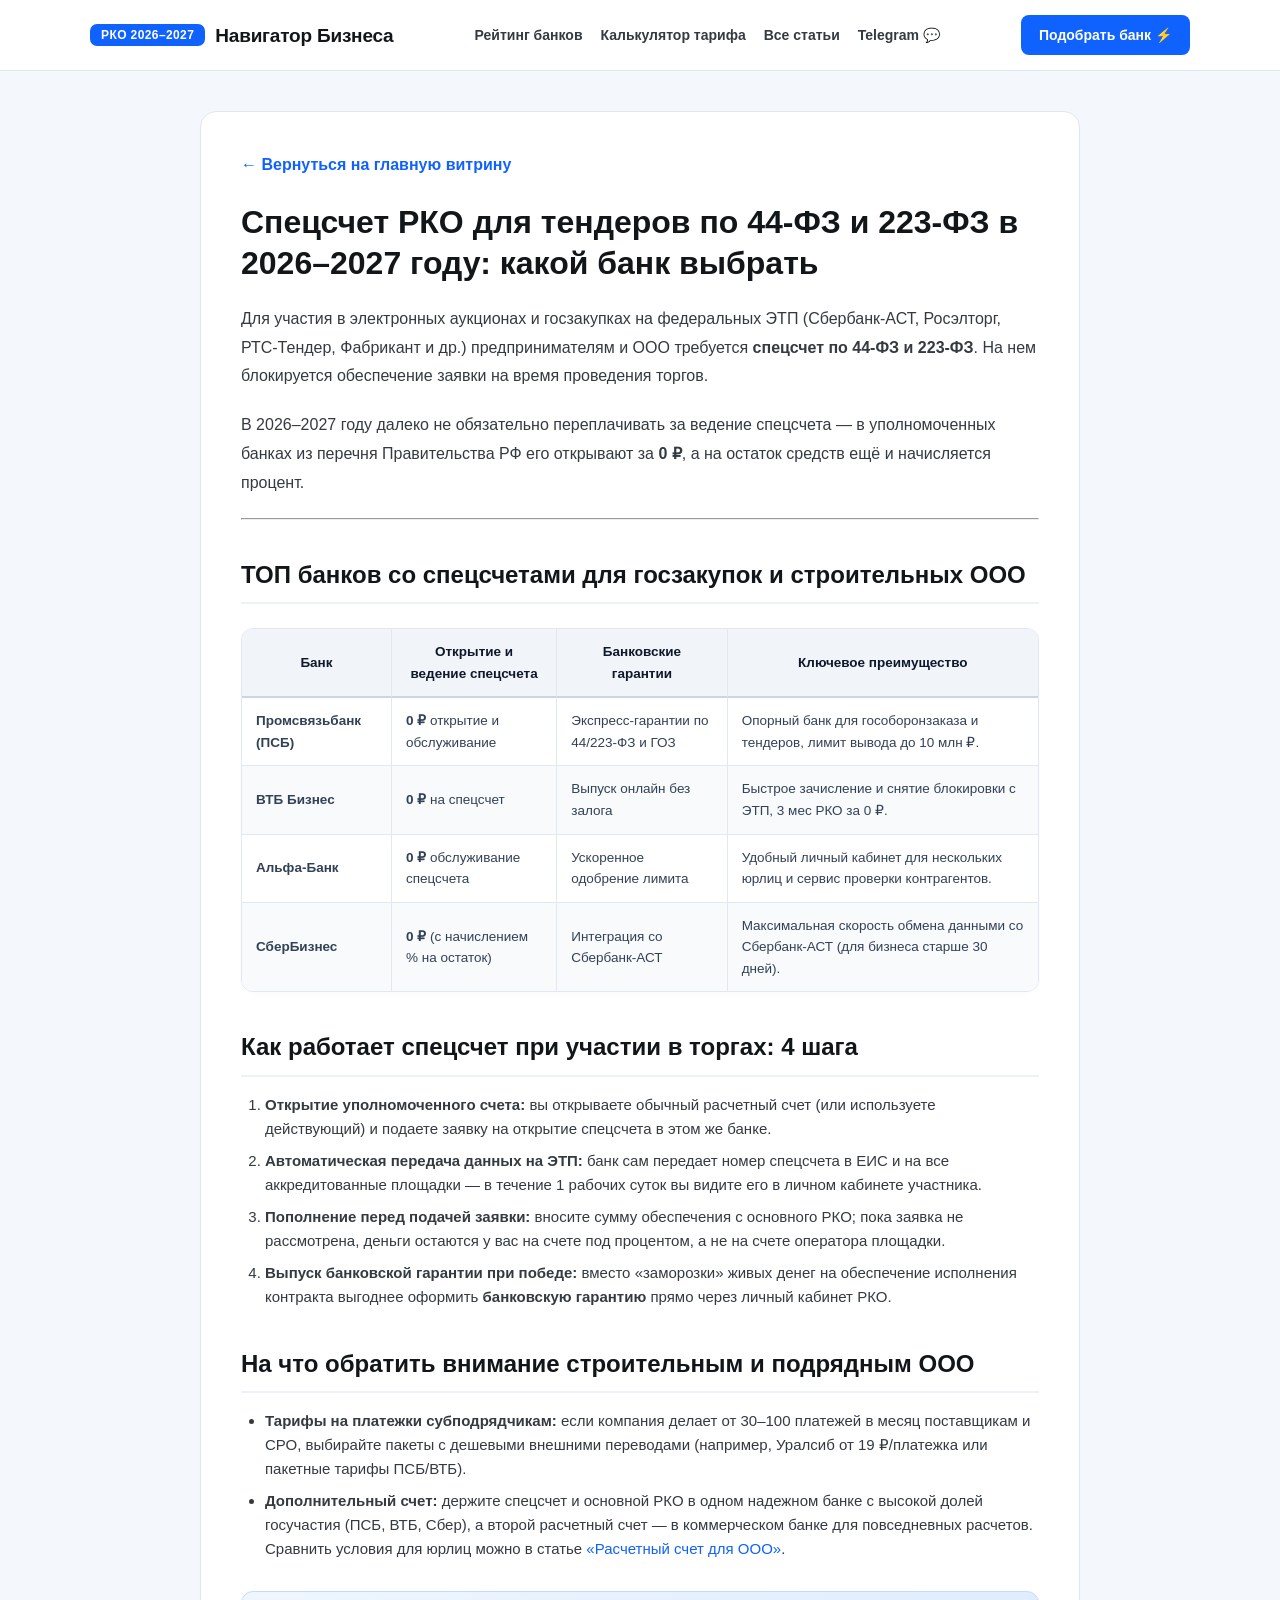
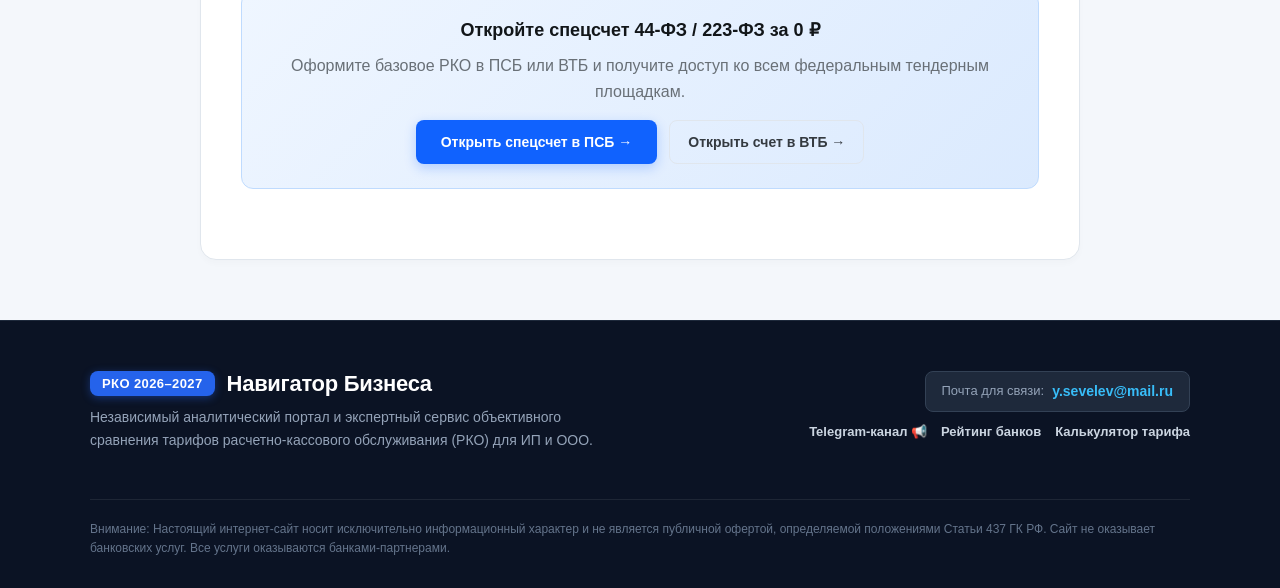
<file: articles/specschet-44fz-223fz.html>
<!DOCTYPE html>
<html lang="ru">
<head>
    <meta charset="UTF-8">
    <meta name="viewport" content="width=device-width, initial-scale=1.0">
    <title>Спецсчет РКО для госзакупок и тендеров по 44-ФЗ и 223-ФЗ в 2026–2027 году — РКО Навигатор 2026–2027</title>
    <meta name="description" content="Где бесплатно открыть спецсчет для участия в торгах по 44-ФЗ, 223-ФЗ и гособоронзаказу. Сравнение банков, банковские гарантии и тарифы для ООО и строительных компаний.">
    <link rel="canonical" href="https://rkonavigator.ru/articles/specschet-44fz-223fz.html">
    <meta property="og:type" content="article">
    <meta property="og:locale" content="ru_RU">
    <meta property="og:url" content="https://rkonavigator.ru/articles/specschet-44fz-223fz.html">
    <meta property="og:site_name" content="РКО Навигатор Бизнеса 2026–2027">
    <meta property="og:title" content="Спецсчет РКО для госзакупок и тендеров по 44-ФЗ и 223-ФЗ в 2026–2027 году — РКО Навигатор 2026–2027">
    <meta property="og:description" content="Где бесплатно открыть спецсчет для участия в торгах по 44-ФЗ, 223-ФЗ и гособоронзаказу. Сравнение банков, банковские гарантии и тарифы для ООО и строительных компаний.">
    <!-- Yandex.Metrika counter -->
    <script type="text/javascript">
        (function(m,e,t,r,i,k,a){m[i]=m[i]||function(){(m[i].a=m[i].a||[]).push(arguments)};
        m[i].l=1*new Date();
        for (var j = 0; j < document.scripts.length; j++) {if (document.scripts[j].src === r) { return; }}
        k=e.createElement(t),a=e.getElementsByTagName(t)[0],k.async=1,k.src=r,a.parentNode.insertBefore(k,a)})
        (window, document, "script", "https://mc.yandex.ru/metrika/tag.js", "ym");

        ym(114728691, "init", {
            clickmap:true,
            trackLinks:true,
            accurateTrackBounce:true,
            webvisor:true
        });
    </script>
    <noscript><div><img src="https://mc.yandex.ru/watch/114728691" style="position:absolute; left:-9999px;" alt="" /></div></noscript>
    <!-- /Yandex.Metrika counter -->
    <script type="application/ld+json">
{
      "@context": "https://schema.org",
      "@graph": [
            {
                  "@type": "Article",
                  "headline": "Спецсчет РКО для тендеров по 44-ФЗ и 223-ФЗ в 2026–2027 году: какой банк выбрать",
                  "description": "Где бесплатно открыть спецсчет для участия в торгах по 44-ФЗ, 223-ФЗ и гособоронзаказу. Сравнение банков, банковские гарантии и тарифы для ООО и строительных компаний.",
                  "mainEntityOfPage": {
                        "@type": "WebPage",
                        "@id": "https://rkonavigator.ru/articles/specschet-44fz-223fz.html"
                  },
                  "author": {
                        "@type": "Organization",
                        "name": "РКО Навигатор Бизнеса 2026–2027"
                  },
                  "publisher": {
                        "@type": "Organization",
                        "name": "РКО Навигатор Бизнеса 2026–2027"
                  },
                  "datePublished": "2026-11-28",
                  "dateModified": "2026-11-28"
            },
            {
                  "@type": "BreadcrumbList",
                  "itemListElement": [
                        {
                              "@type": "ListItem",
                              "position": 1,
                              "name": "Главная — Рейтинг РКО",
                              "item": "https://rkonavigator.ru/"
                        },
                        {
                              "@type": "ListItem",
                              "position": 2,
                              "name": "Спецсчет РКО для тендеров по 44-ФЗ и 223-ФЗ в 2026–2027 году: какой банк выбрать",
                              "item": "https://rkonavigator.ru/articles/specschet-44fz-223fz.html"
                        }
                  ]
            }
      ]
}
    </script>
    <link rel="stylesheet" href="../css/style.css">
    <style>
        .article-container {
            max-width: 880px;
            margin: 40px auto;
            background: #ffffff;
            padding: 40px;
            border-radius: 16px;
            border: 1px solid #e0e6ed;
            box-shadow: 0 4px 6px rgba(0,0,0,0.02);
        }
        .article-content h1 { font-size: 32px; margin-bottom: 20px; line-height: 1.3; color: #121619; }
        .article-content h2 { font-size: 24px; margin: 36px 0 16px; color: #121619; border-bottom: 2px solid #edf2f7; padding-bottom: 8px; }
        .article-content h3 { font-size: 19px; margin: 24px 0 12px; color: #121619; }
        .article-content p { font-size: 16px; line-height: 1.8; margin-bottom: 20px; color: #343a40; }
        .article-content ul, .article-content ol { margin-bottom: 24px; padding-left: 24px; }
        .article-content li { font-size: 15px; margin-bottom: 8px; line-height: 1.6; color: #343a40; }
        .article-content code { background: #f1f5f9; padding: 2px 6px; border-radius: 4px; font-size: 14px; }
        .back-link { display: inline-flex; align-items: center; gap: 6px; font-weight: 700; margin-bottom: 24px; color: #1062fe; text-decoration: none; }
        .back-link:hover { text-decoration: underline; }
        .cta-banner {
            background: linear-gradient(135deg, #eff6ff 0%, #dbeafe 100%);
            border: 1px solid #bfdbfe;
            border-radius: 12px;
            padding: 24px;
            text-align: center;
            margin: 30px 0;
        }
        .cta-banner h4 { font-size: 18px; margin-bottom: 8px; color: #121619; }
    </style>
</head>
<body>
    <header class="header">
        <div class="container header-inner">
            <a href="../index.html" class="logo">
                <span class="logo-badge">РКО 2026–2027</span>
                <span class="logo-text">Навигатор Бизнеса</span>
            </a>
            <ul class="nav-links">
                <li><a href="../index.html#rating">Рейтинг банков</a></li>
                <li><a href="../index.html#calculator">Калькулятор тарифа</a></li>
                <li><a href="../index.html#articles">Все статьи</a></li>
                <li><a href="https://t.me/fin_konsult_2026" class="link-tg-channel" target="_blank" rel="noopener">Telegram 💬</a></li>
            </ul>
            <a href="../index.html#calculator" class="header-cta">Подобрать банк ⚡</a>
        </div>
    </header>

    <div class="container">
        <div class="article-container">
            <a href="../index.html" class="back-link">← Вернуться на главную витрину</a>
            <article class="article-content">
                <h1>Спецсчет РКО для тендеров по 44-ФЗ и 223-ФЗ в 2026–2027 году: какой банк выбрать</h1>
                <p>Для участия в электронных аукционах и госзакупках на федеральных ЭТП (Сбербанк-АСТ, Росэлторг, РТС-Тендер, Фабрикант и др.) предпринимателям и ООО требуется <strong>спецсчет по 44-ФЗ и 223-ФЗ</strong>. На нем блокируется обеспечение заявки на время проведения торгов.</p>
                <p>В 2026–2027 году далеко не обязательно переплачивать за ведение спецсчета — в уполномоченных банках из перечня Правительства РФ его открывают за <strong>0 ₽</strong>, а на остаток средств ещё и начисляется процент.</p>

                <hr>

                <h2>ТОП банков со спецсчетами для госзакупок и строительных ООО</h2>
                <div class="table-responsive">
                    <table class="styled-table">
                        <thead>
                            <tr>
                                <th>Банк</th>
                                <th>Открытие и ведение спецсчета</th>
                                <th>Банковские гарантии</th>
                                <th>Ключевое преимущество</th>
                            </tr>
                        </thead>
                        <tbody>
                            <tr>
                                <td><strong>Промсвязьбанк (ПСБ)</strong></td>
                                <td><strong>0 ₽</strong> открытие и обслуживание</td>
                                <td>Экспресс-гарантии по 44/223-ФЗ и ГОЗ</td>
                                <td>Опорный банк для гособоронзаказа и тендеров, лимит вывода до 10 млн ₽.</td>
                            </tr>
                            <tr>
                                <td><strong>ВТБ Бизнес</strong></td>
                                <td><strong>0 ₽</strong> на спецсчет</td>
                                <td>Выпуск онлайн без залога</td>
                                <td>Быстрое зачисление и снятие блокировки с ЭТП, 3 мес РКО за 0 ₽.</td>
                            </tr>
                            <tr>
                                <td><strong>Альфа-Банк</strong></td>
                                <td><strong>0 ₽</strong> обслуживание спецсчета</td>
                                <td>Ускоренное одобрение лимита</td>
                                <td>Удобный личный кабинет для нескольких юрлиц и сервис проверки контрагентов.</td>
                            </tr>
                            <tr>
                                <td><strong>СберБизнес</strong></td>
                                <td><strong>0 ₽</strong> (с начислением % на остаток)</td>
                                <td>Интеграция со Сбербанк-АСТ</td>
                                <td>Максимальная скорость обмена данными со Сбербанк-АСТ (для бизнеса старше 30 дней).</td>
                            </tr>
                        </tbody>
                    </table>
                </div>

                <h2>Как работает спецсчет при участии в торгах: 4 шага</h2>
                <ol>
                    <li><strong>Открытие уполномоченного счета:</strong> вы открываете обычный расчетный счет (или используете действующий) и подаете заявку на открытие спецсчета в этом же банке.</li>
                    <li><strong>Автоматическая передача данных на ЭТП:</strong> банк сам передает номер спецсчета в ЕИС и на все аккредитованные площадки — в течение 1 рабочих суток вы видите его в личном кабинете участника.</li>
                    <li><strong>Пополнение перед подачей заявки:</strong> вносите сумму обеспечения с основного РКО; пока заявка не рассмотрена, деньги остаются у вас на счете под процентом, а не на счете оператора площадки.</li>
                    <li><strong>Выпуск банковской гарантии при победе:</strong> вместо «заморозки» живых денег на обеспечение исполнения контракта выгоднее оформить <strong>банковскую гарантию</strong> прямо через личный кабинет РКО.</li>
                </ol>

                <h2>На что обратить внимание строительным и подрядным ООО</h2>
                <ul>
                    <li><strong>Тарифы на платежки субподрядчикам:</strong> если компания делает от 30–100 платежей в месяц поставщикам и СРО, выбирайте пакеты с дешевыми внешними переводами (например, Уралсиб от 19 ₽/платежка или пакетные тарифы ПСБ/ВТБ).</li>
                    <li><strong>Дополнительный счет:</strong> держите спецсчет и основной РКО в одном надежном банке с высокой долей госучастия (ПСБ, ВТБ, Сбер), а второй расчетный счет — в коммерческом банке для повседневных расчетов. Сравнить условия для юрлиц можно в статье <a href="rko-ooo.html">«Расчетный счет для ООО»</a>.</li>
                </ul>
        
            </article>

            <div class="cta-banner">
                <h4>Откройте спецсчет 44-ФЗ / 223-ФЗ за 0 ₽</h4>
                <p style="color: #697077; margin-bottom: 16px;">Оформите базовое РКО в ПСБ или ВТБ и получите доступ ко всем федеральным тендерным площадкам.</p>
                <div style="display: flex; justify-content: center; gap: 12px; flex-wrap: wrap;">
                    <a href="#" class="btn-open-account" data-bank="psb" target="_blank" rel="sponsored nofollow">Открыть спецсчет в ПСБ →</a>
                    <a href="#" class="btn-details" data-bank="vtb" target="_blank" rel="sponsored nofollow">Открыть счет в ВТБ →</a>
                </div>
            </div>
        </div>
    </div>

    <footer class="footer">
        <div class="container">
            <div class="footer-top">
                <div class="footer-brand">
                    <a href="../index.html" class="logo">
                        <span class="logo-badge">РКО 2026–2027</span>
                        <span class="logo-text">Навигатор Бизнеса</span>
                    </a>
                    <p class="footer-desc">
                        Независимый аналитический портал и экспертный сервис объективного сравнения тарифов расчетно-кассового обслуживания (РКО) для ИП и ООО.
                    </p>
                </div>
                <div class="footer-contacts">
                    <div class="footer-email-box">
                        <span class="footer-email-label">Почта для связи:</span>
                        <a href="mailto:y.sevelev@mail.ru" class="footer-email-val">y.sevelev@mail.ru</a>
                    </div>
                    <div class="footer-social-links">
                        <a href="https://t.me/fin_konsult_2026" class="link-tg-channel" target="_blank" rel="noopener">Telegram-канал 📢</a>
                        <a href="../index.html#rating">Рейтинг банков</a>
                        <a href="../index.html#calculator">Калькулятор тарифа</a>
                    </div>
                </div>
            </div>
            <div class="footer-disclaimer">
                Внимание: Настоящий интернет-сайт носит исключительно информационный характер и не является публичной офертой, определяемой положениями Статьи 437 ГК РФ. Сайт не оказывает банковских услуг. Все услуги оказываются банками-партнерами.
            </div>
        </div>
    </footer>

    <script src="../js/config.js"></script>
    <script src="../js/app.js"></script>
</body>
</html>
</file>
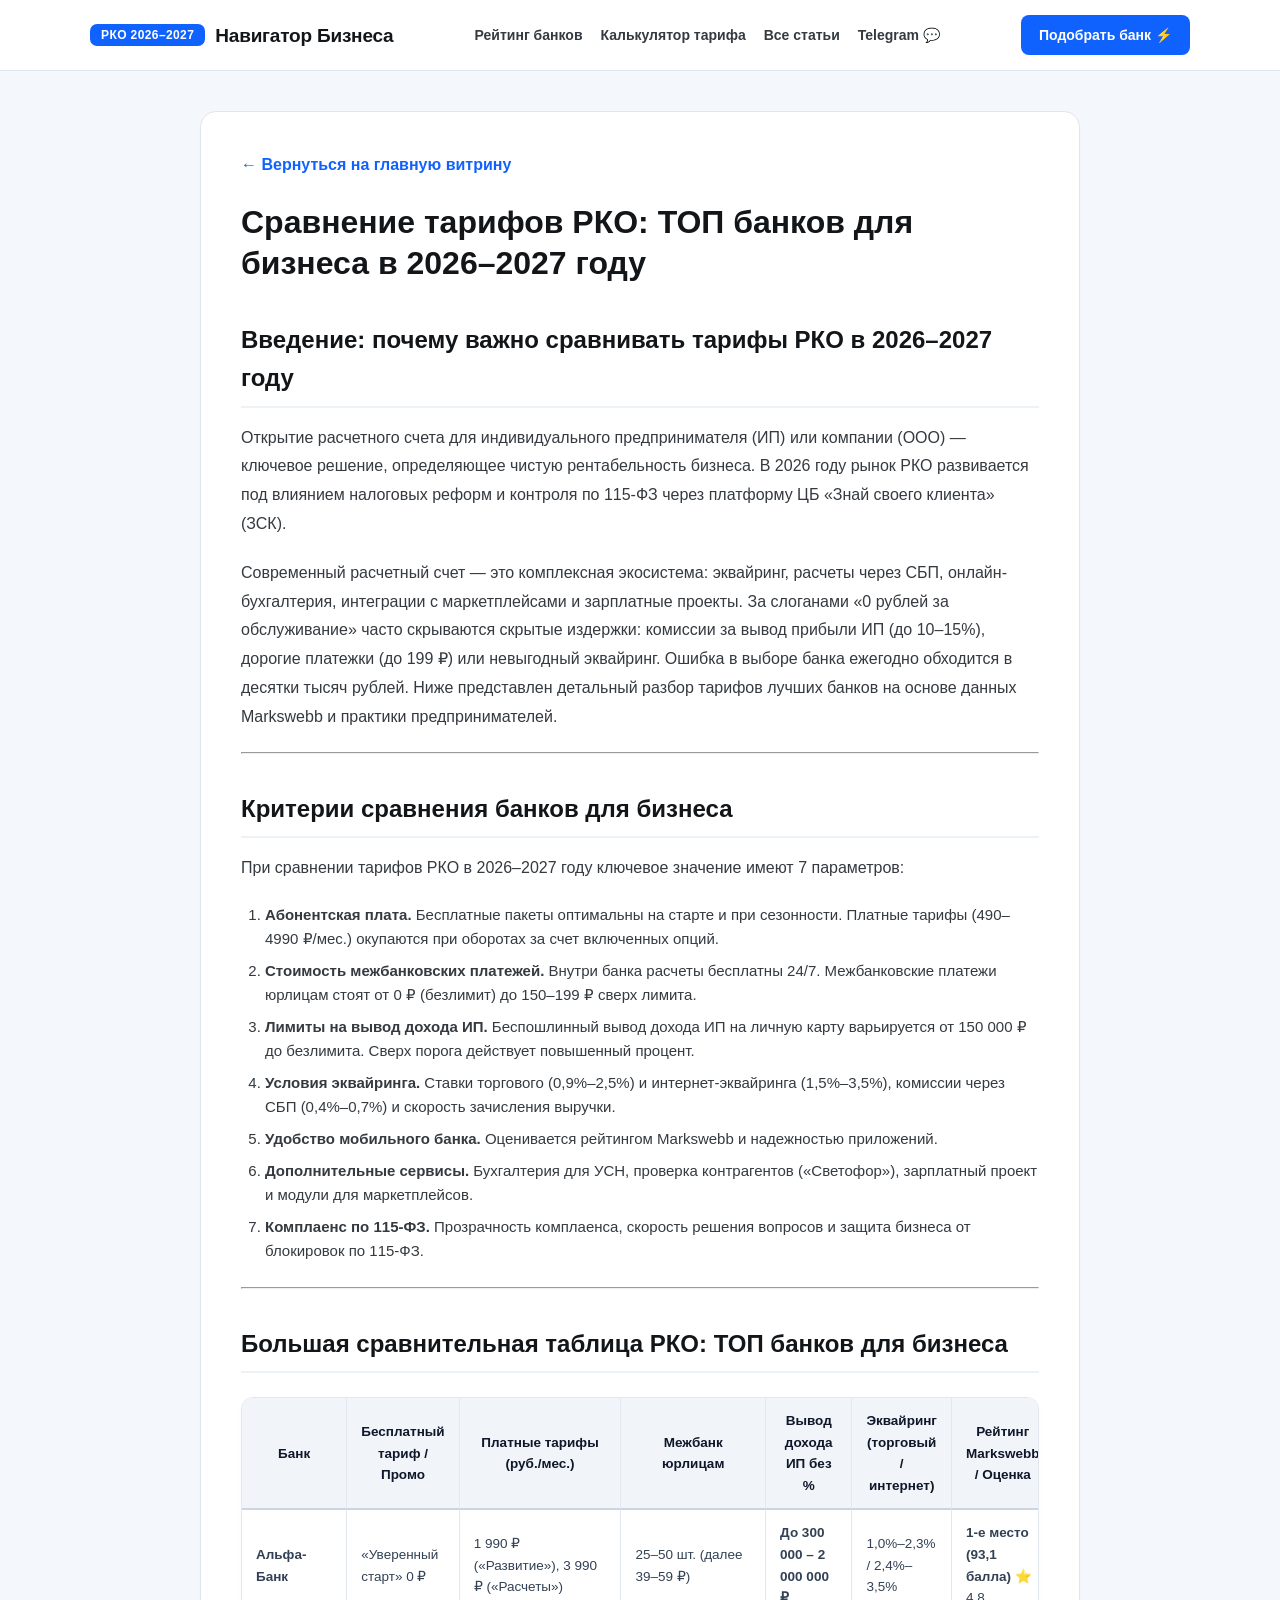
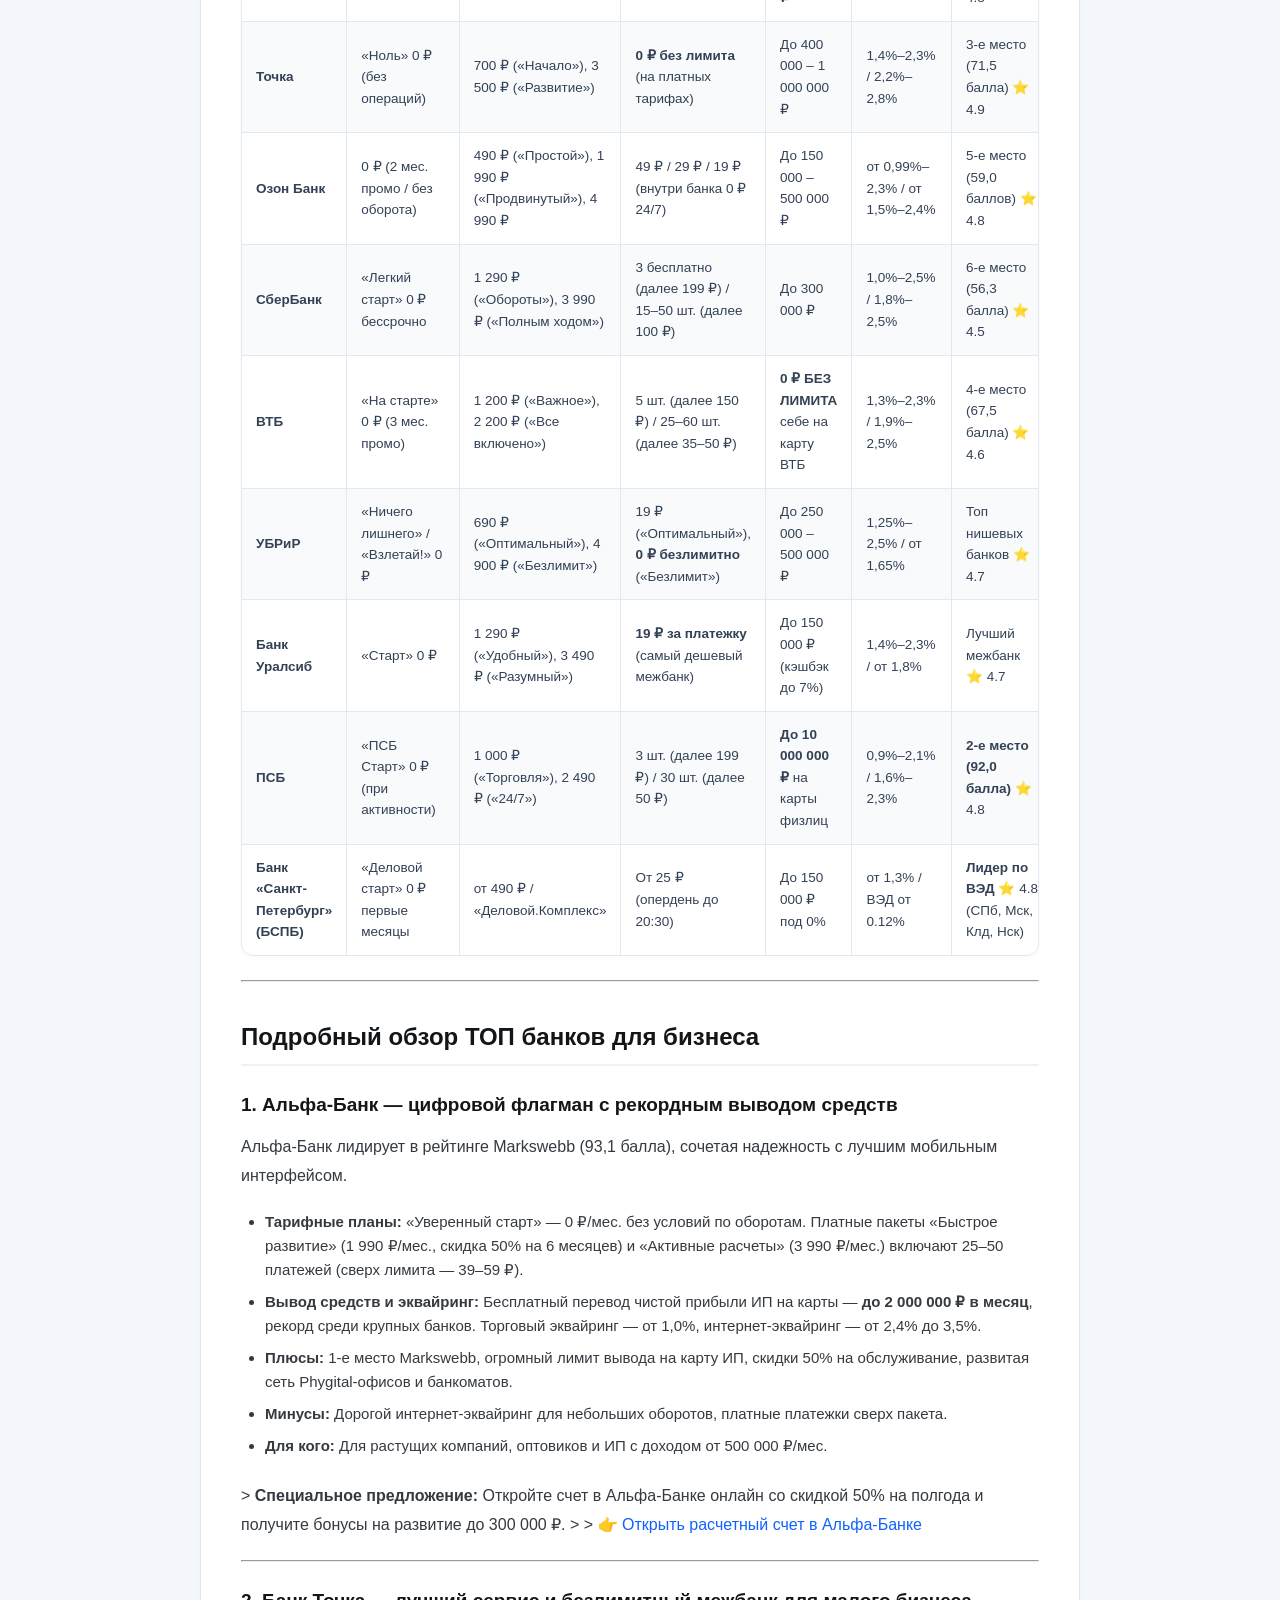
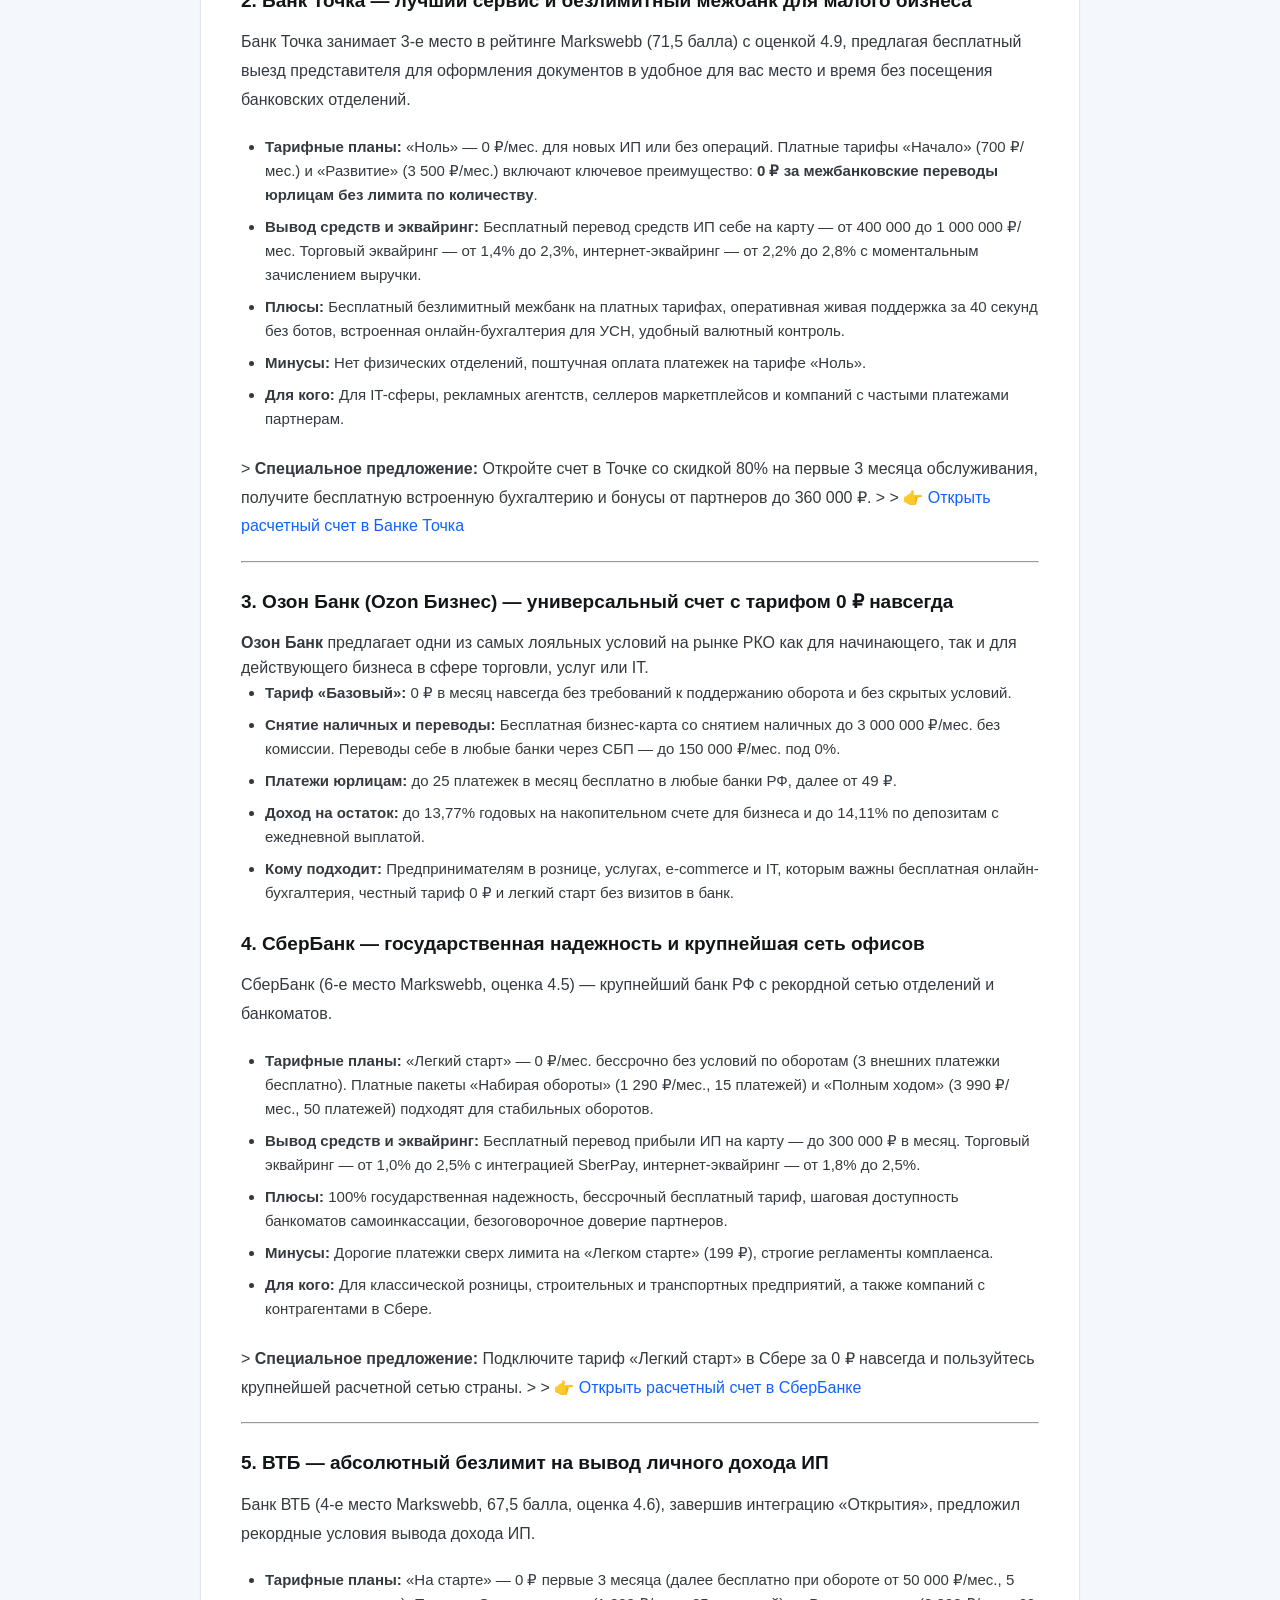
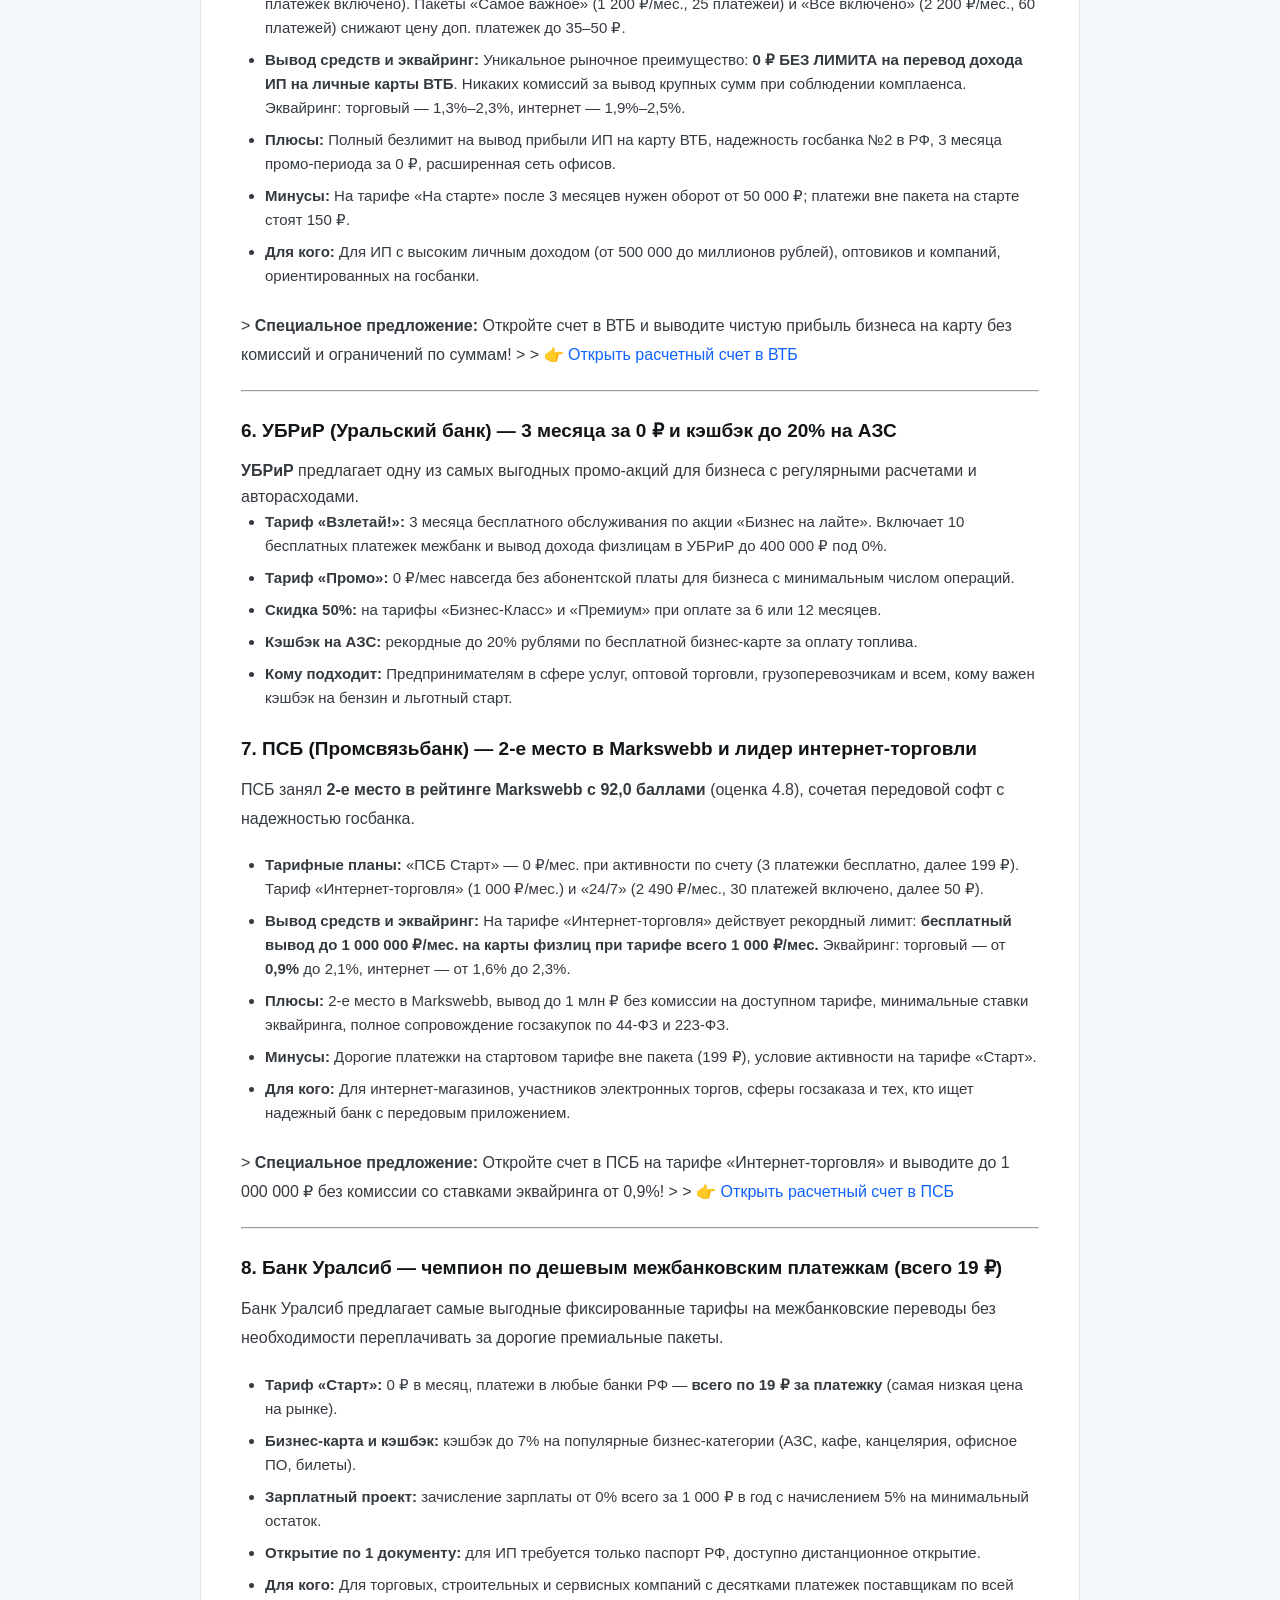
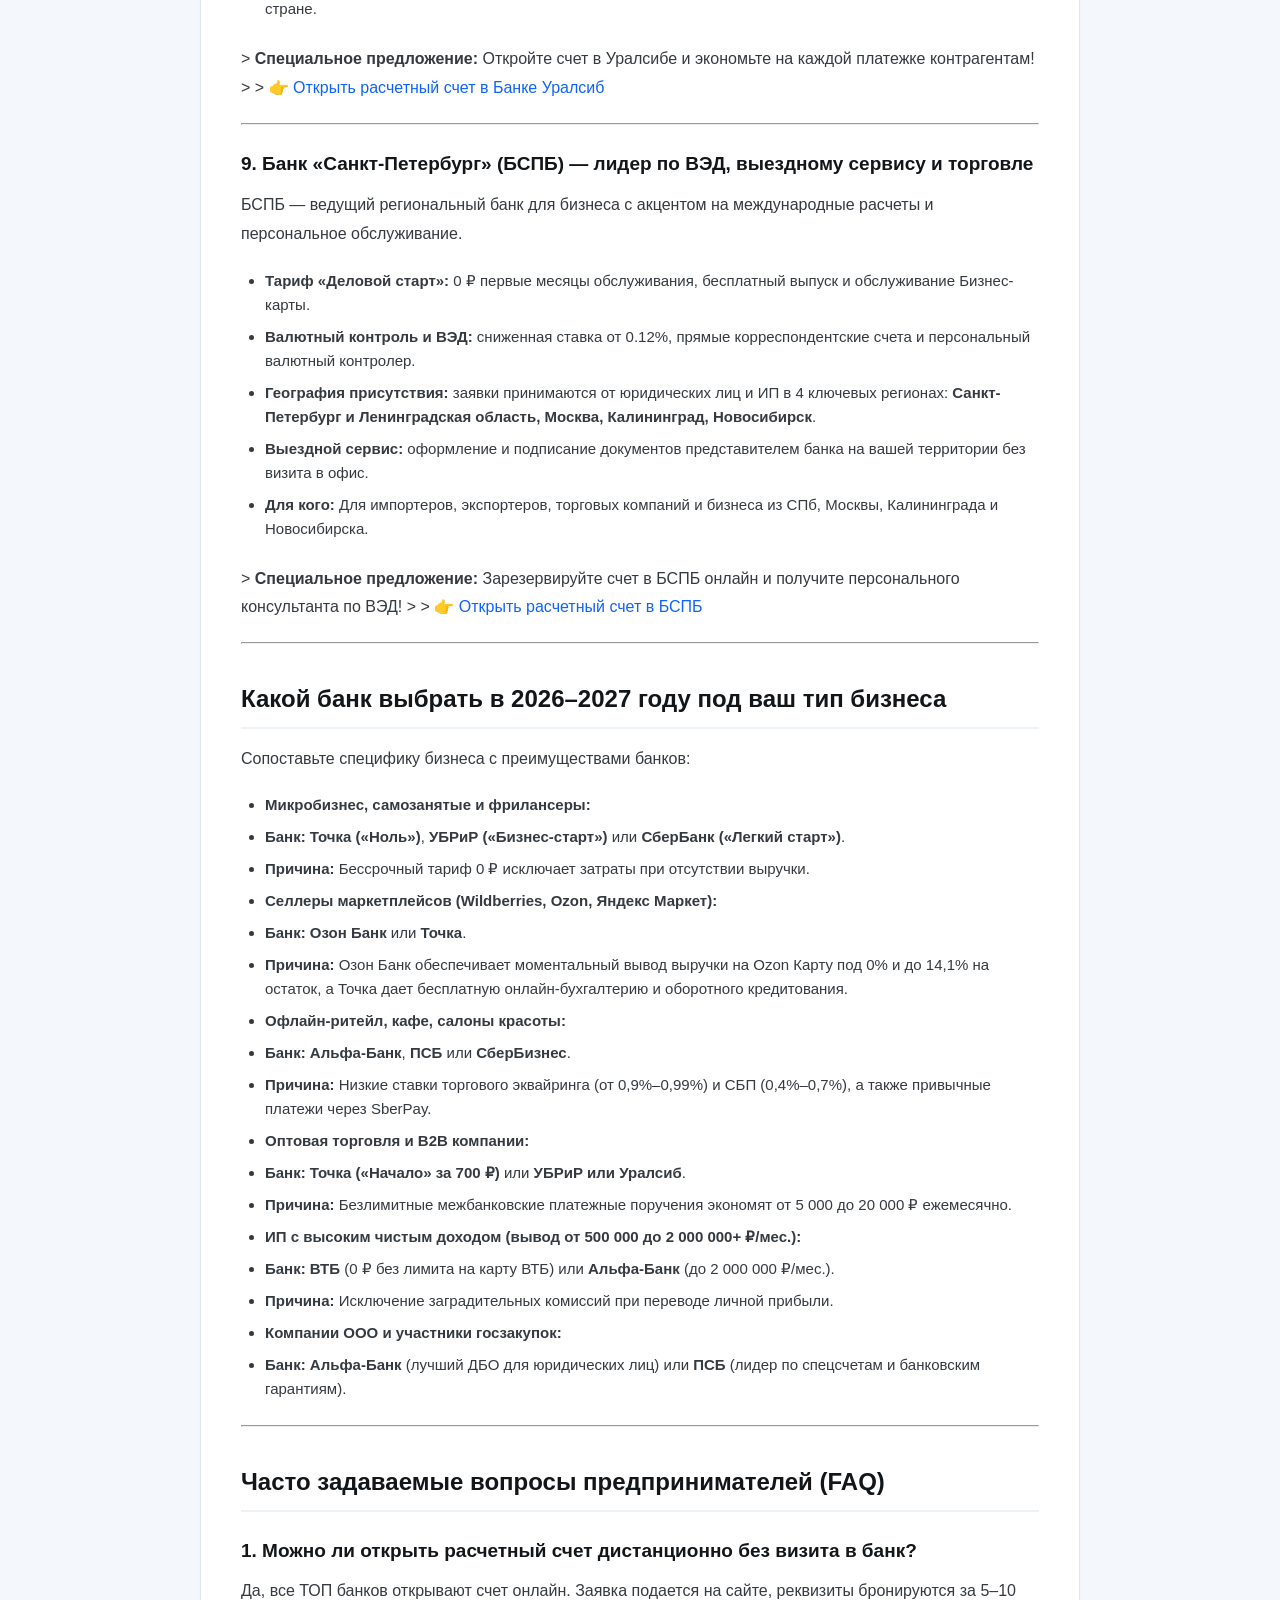
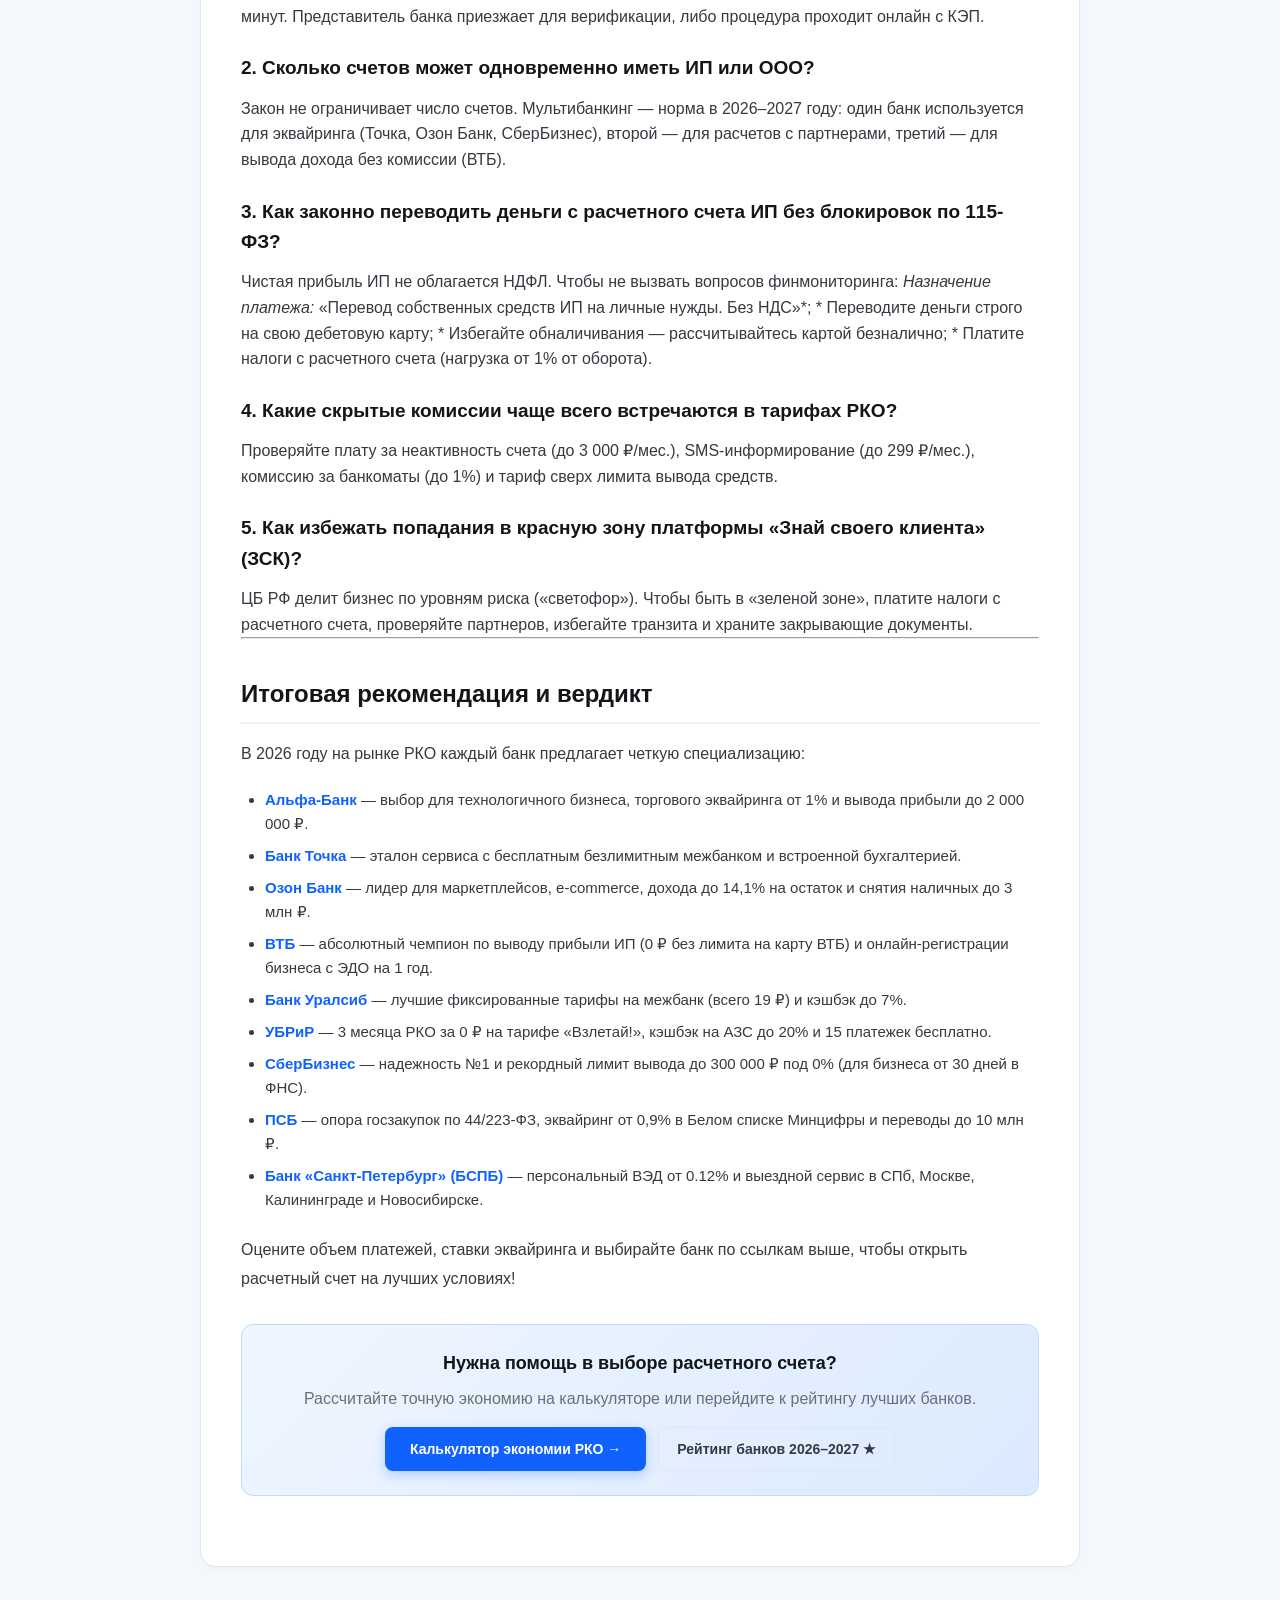
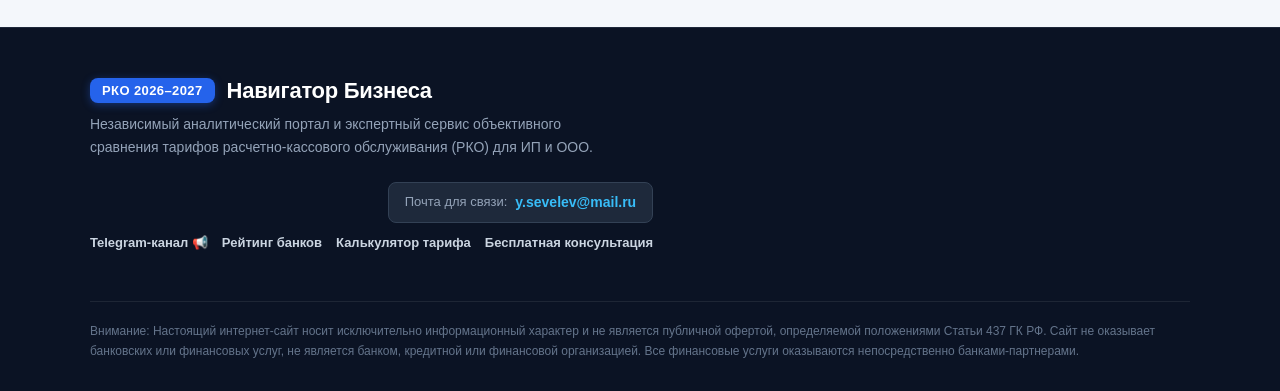
<file: articles/sravnenie-tarifov.html>
<!DOCTYPE html>
<html lang="ru">
<head>
    <meta charset="UTF-8">
    <meta name="viewport" content="width=device-width, initial-scale=1.0">
    <title>Сравнение тарифов РКО: ТОП банков 2026–2027 — РКО Навигатор 2026–2027</title>
    <meta name="description" content="Честная таблица сравнения тарифов РКО в ТОП-9 банках России на 2026–2027 год.">
    <meta property="og:type" content="article">
    <meta property="og:locale" content="ru_RU">
    <meta property="og:site_name" content="РКО Навигатор Бизнеса 2026–2027">
    <meta property="og:title" content="Сравнение тарифов РКО: ТОП банков 2026–2027 — РКО Навигатор 2026–2027">
    <meta property="og:description" content="Честная таблица сравнения тарифов РКО в ТОП-9 банках России на 2026–2027 год.">
    <link rel="stylesheet" href="../css/style.css">
    <style>
        .article-container {
            max-width: 880px;
            margin: 40px auto;
            background: #ffffff;
            padding: 40px;
            border-radius: 16px;
            border: 1px solid #e0e6ed;
            box-shadow: 0 4px 6px rgba(0,0,0,0.02);
        }
        .article-content h1 { font-size: 32px; margin-bottom: 20px; line-height: 1.3; color: #121619; }
        .article-content h2 { font-size: 24px; margin: 36px 0 16px; color: #121619; border-bottom: 2px solid #edf2f7; padding-bottom: 8px; }
        .article-content h3 { font-size: 19px; margin: 24px 0 12px; color: #121619; }
        .article-content p { font-size: 16px; line-height: 1.8; margin-bottom: 20px; color: #343a40; }
        .article-content ul, .article-content ol { margin-bottom: 24px; padding-left: 24px; }
        .article-content li { font-size: 15px; margin-bottom: 8px; line-height: 1.6; color: #343a40; }
        .back-link { display: inline-flex; align-items: center; gap: 6px; font-weight: 700; margin-bottom: 24px; color: #1062fe; text-decoration: none; }
        .back-link:hover { text-decoration: underline; }
        .cta-banner {
            background: linear-gradient(135deg, #eff6ff 0%, #dbeafe 100%);
            border: 1px solid #bfdbfe;
            border-radius: 12px;
            padding: 24px;
            text-align: center;
            margin: 30px 0;
        }
        .cta-banner h4 { font-size: 18px; margin-bottom: 8px; color: #121619; }

        /* EMBEDDED COMPONENTS CSS */
        /* =======================================================================
 * СТИЛИ ДЛЯ ИНФОГРАФИКИ, ТАБЛИЦ И СХЕМ В СТАТЬЯХ (РКО 2026–2027)
 * ======================================================================= */

/* 1. Пошаговый процесс / Дорожная карта (Roadmap) */
.roadmap-timeline {
    display: flex;
    flex-direction: column;
    gap: 16px;
    margin: 28px 0;
}

.roadmap-step {
    background: #f8fafc;
    border: 1px solid #e2e8f0;
    border-radius: 14px;
    padding: 20px 24px;
    display: flex;
    gap: 20px;
    align-items: flex-start;
    transition: all 0.2s ease;
    box-shadow: 0 1px 3px rgba(0,0,0,0.03);
}

.roadmap-step:hover {
    border-color: #cbd5e1;
    box-shadow: 0 4px 12px rgba(0,0,0,0.06);
    transform: translateY(-2px);
    background: #ffffff;
}

.roadmap-num {
    width: 44px;
    height: 44px;
    border-radius: 12px;
    background: linear-gradient(135deg, #1062fe 0%, #004ecc 100%);
    color: #ffffff;
    display: flex;
    align-items: center;
    justify-content: center;
    font-size: 18px;
    font-weight: 800;
    flex-shrink: 0;
    box-shadow: 0 2px 8px rgba(16, 98, 254, 0.3);
}

.roadmap-body {
    flex: 1;
}

.roadmap-header {
    display: flex;
    justify-content: space-between;
    align-items: center;
    margin-bottom: 8px;
    flex-wrap: wrap;
    gap: 8px;
}

.roadmap-title {
    font-size: 17px;
    font-weight: 700;
    color: #0f172a;
    margin: 0;
}

.roadmap-badge {
    display: inline-flex;
    align-items: center;
    gap: 4px;
    font-size: 12px;
    font-weight: 700;
    padding: 4px 10px;
    border-radius: 20px;
    background: #eff6ff;
    color: #1062fe;
    border: 1px solid #bfdbfe;
}

.roadmap-badge-time {
    background: #fef3c7;
    color: #92400e;
    border-color: #fde68a;
}

.roadmap-badge-success {
    background: #dcfce7;
    color: #166534;
    border-color: #bbf7d0;
}

.roadmap-desc {
    font-size: 14px;
    color: #475569;
    line-height: 1.6;
    margin: 0 0 8px;
}

.roadmap-details {
    font-size: 13px;
    color: #64748b;
    background: #f1f5f9;
    padding: 8px 14px;
    border-radius: 8px;
    margin-top: 8px;
    border-left: 3px solid #1062fe;
}

/* 2. Карточки скрытых комиссий и статей расхода */
.cost-grid {
    display: grid;
    grid-template-columns: repeat(auto-fit, minmax(250px, 1fr));
    gap: 18px;
    margin: 28px 0;
}

.cost-card {
    background: #ffffff;
    border: 1px solid #e2e8f0;
    border-radius: 14px;
    padding: 20px;
    box-shadow: 0 2px 6px rgba(0,0,0,0.03);
    transition: all 0.2s ease;
    display: flex;
    flex-direction: column;
    justify-content: space-between;
}

.cost-card:hover {
    border-color: #cbd5e1;
    transform: translateY(-3px);
    box-shadow: 0 6px 16px rgba(0,0,0,0.06);
}

.cost-card-header {
    display: flex;
    align-items: center;
    gap: 12px;
    margin-bottom: 12px;
}

.cost-icon {
    width: 40px;
    height: 40px;
    border-radius: 10px;
    background: #fef2f2;
    color: #ef4444;
    display: flex;
    align-items: center;
    justify-content: center;
    font-size: 20px;
    flex-shrink: 0;
}

.cost-title {
    font-size: 16px;
    font-weight: 700;
    color: #0f172a;
    line-height: 1.3;
}

.cost-rate-badge {
    display: inline-block;
    background: #fee2e2;
    color: #991b1b;
    font-size: 13px;
    font-weight: 800;
    padding: 4px 10px;
    border-radius: 8px;
    margin-bottom: 10px;
}

.cost-desc {
    font-size: 13px;
    color: #475569;
    line-height: 1.5;
    margin-bottom: 12px;
}

.cost-trap {
    font-size: 12px;
    color: #b91c1c;
    background: #fff1f2;
    padding: 8px 12px;
    border-radius: 8px;
    border-left: 3px solid #ef4444;
    font-weight: 500;
}

/* 3. Матрица бизнес-моделей (Выбор банка для ИП) */
.business-matrix-grid {
    display: grid;
    grid-template-columns: repeat(auto-fit, minmax(260px, 1fr));
    gap: 20px;
    margin: 28px 0;
}

.model-card {
    background: #ffffff;
    border: 1px solid #e2e8f0;
    border-radius: 16px;
    padding: 24px;
    box-shadow: 0 2px 8px rgba(0,0,0,0.04);
    display: flex;
    flex-direction: column;
    justify-content: space-between;
    transition: all 0.2s ease;
}

.model-card:hover {
    border-color: #1062fe;
    transform: translateY(-3px);
    box-shadow: 0 8px 20px rgba(16, 98, 254, 0.08);
}

.model-badge {
    display: inline-flex;
    align-items: center;
    gap: 6px;
    font-size: 12px;
    font-weight: 700;
    padding: 4px 10px;
    border-radius: 20px;
    margin-bottom: 14px;
    width: fit-content;
}

.model-badge-mp { background: #eff6ff; color: #005BFF; border: 1px solid #bfdbfe; }
.model-badge-it { background: #f5f3ff; color: #7F42E1; border: 1px solid #ddd6fe; }
.model-badge-retail { background: #fef2f2; color: #dc2626; border: 1px solid #fecaca; }
.model-badge-b2b { background: #ecfdf5; color: #059669; border: 1px solid #a7f3d0; }

.model-title {
    font-size: 18px;
    font-weight: 700;
    color: #0f172a;
    margin: 0 0 10px;
}

.model-priority {
    font-size: 13px;
    color: #64748b;
    margin-bottom: 16px;
    line-height: 1.5;
}

.model-banks {
    background: #f8fafc;
    border-radius: 10px;
    padding: 12px 14px;
    margin-bottom: 16px;
    border: 1px solid #e2e8f0;
}

.model-banks-label {
    font-size: 11px;
    font-weight: 700;
    text-transform: uppercase;
    color: #94a3b8;
    margin-bottom: 6px;
    letter-spacing: 0.5px;
}

.model-banks-val {
    font-size: 14px;
    font-weight: 800;
    color: #1062fe;
    line-height: 1.4;
}

.model-features {
    list-style: none;
    padding: 0;
    margin: 0;
    font-size: 13px;
    color: #334155;
}

.model-features li {
    position: relative;
    padding-left: 20px;
    margin-bottom: 8px;
    line-height: 1.4;
}

.model-features li::before {
    content: "✓";
    position: absolute;
    left: 0;
    color: #10b981;
    font-weight: 800;
}

/* 4. Сетка 7 критериев выбора банка для ООО */
.criteria-grid-7 {
    display: grid;
    grid-template-columns: repeat(auto-fit, minmax(250px, 1fr));
    gap: 18px;
    margin: 28px 0;
}

.criterion-card {
    background: #ffffff;
    border: 1px solid #e2e8f0;
    border-radius: 14px;
    padding: 20px;
    box-shadow: 0 2px 6px rgba(0,0,0,0.03);
    transition: all 0.2s ease;
}

.criterion-card:hover {
    border-color: #1062fe;
    box-shadow: 0 6px 16px rgba(16, 98, 254, 0.08);
    transform: translateY(-2px);
}

.criterion-num {
    width: 32px;
    height: 32px;
    border-radius: 8px;
    background: #eff6ff;
    color: #1062fe;
    font-weight: 800;
    font-size: 15px;
    display: flex;
    align-items: center;
    justify-content: center;
    margin-bottom: 12px;
}

.criterion-title {
    font-size: 16px;
    font-weight: 700;
    color: #0f172a;
    margin-bottom: 8px;
    line-height: 1.3;
}

.criterion-desc {
    font-size: 13px;
    color: #475569;
    line-height: 1.5;
    margin-bottom: 10px;
}

.criterion-metric {
    font-size: 12px;
    font-weight: 700;
    color: #059669;
    background: #ecfdf5;
    padding: 6px 10px;
    border-radius: 6px;
    display: inline-block;
}

/* 5. Кнопка перехода в таблицах */
.btn-table-cta {
    display: inline-block;
    padding: 8px 14px;
    background: #1062fe;
    color: #ffffff !important;
    border-radius: 8px;
    font-weight: 700;
    text-decoration: none;
    font-size: 12px;
    white-space: nowrap;
    transition: all 0.2s ease;
    box-shadow: 0 2px 4px rgba(16, 98, 254, 0.2);
    text-align: center;
}

.btn-table-cta:hover {
    background: #004ecc;
    transform: translateY(-1px);
    box-shadow: 0 4px 8px rgba(16, 98, 254, 0.3);
}

/* 6. Улучшенные таблицы */
.styled-table {
    width: 100%;
    border-collapse: separate;
    border-spacing: 0;
    margin: 24px 0;
    font-size: 13.5px;
    border-radius: 12px;
    overflow: hidden;
    border: 1px solid #e2e8f0;
    box-shadow: 0 2px 6px rgba(0,0,0,0.02);
}

.styled-table th {
    background: #f1f5f9;
    color: #0f172a;
    font-weight: 700;
    padding: 12px 14px;
    border-bottom: 2px solid #cbd5e1;
    border-right: 1px solid #e2e8f0;
    vertical-align: middle;
}

.styled-table td {
    padding: 12px 14px;
    border-bottom: 1px solid #e2e8f0;
    border-right: 1px solid #e2e8f0;
    color: #334155;
    vertical-align: middle;
}

.styled-table tr:nth-child(even) td {
    background: #f8fafc;
}

.styled-table tr:hover td {
    background: #eff6ff;
}

.styled-table th:last-child,
.styled-table td:last-child {
    border-right: none;
}

.styled-table tr:last-child td {
    border-bottom: none;
}

    </style>
    <link rel="canonical" href="https://rkonavigator.ru/articles/sravnenie-tarifov.html">
    <meta property="og:url" content="https://rkonavigator.ru/articles/sravnenie-tarifov.html">
    <!-- Yandex.Metrika counter -->
    <script type="text/javascript">
        (function(m,e,t,r,i,k,a){m[i]=m[i]||function(){(m[i].a=m[i].a||[]).push(arguments)};
        m[i].l=1*new Date();
        for (var j = 0; j < document.scripts.length; j++) {if (document.scripts[j].src === r) { return; }}
        k=e.createElement(t),a=e.getElementsByTagName(t)[0],k.async=1,k.src=r,a.parentNode.insertBefore(k,a)})
        (window, document, "script", "https://mc.yandex.ru/metrika/tag.js", "ym");

        ym(114728691, "init", {
            clickmap:true,
            trackLinks:true,
            accurateTrackBounce:true,
            webvisor:true
        });
    </script>
    <noscript><div><img src="https://mc.yandex.ru/watch/114728691" style="position:absolute; left:-9999px;" alt="" /></div></noscript>
    <!-- /Yandex.Metrika counter -->
    <script type="application/ld+json">
{
  "@context": "https://schema.org",
  "@graph": [
    {
      "@type": "Article",
      "headline": "Сравнение тарифов РКО: ТОП банков для бизнеса в 2026–2027 году",
      "description": "Честная таблица сравнения тарифов РКО в ТОП-9 банках России на 2026–2027 год.",
      "mainEntityOfPage": {
        "@type": "WebPage",
        "@id": "https://rkonavigator.ru/articles/sravnenie-tarifov.html"
      },
      "author": {
        "@type": "Organization",
        "name": "РКО Навигатор Бизнеса 2026–2027"
      },
      "publisher": {
        "@type": "Organization",
        "name": "РКО Навигатор Бизнеса 2026–2027"
      },
      "datePublished": "2026-11-25",
      "dateModified": "2026-11-28"
    },
    {
      "@type": "BreadcrumbList",
      "itemListElement": [
        {
          "@type": "ListItem",
          "position": 1,
          "name": "Главная — Рейтинг РКО",
          "item": "https://rkonavigator.ru/"
        },
        {
          "@type": "ListItem",
          "position": 2,
          "name": "Сравнение тарифов РКО: ТОП банков для бизнеса в 2026–2027 году",
          "item": "https://rkonavigator.ru/articles/sravnenie-tarifov.html"
        }
      ]
    }
  ]
}
    </script>
</head>
<body>
    <header class="header">
        <div class="container header-inner">
            <a href="../index.html" class="logo">
                <span class="logo-badge">РКО 2026–2027</span>
                <span class="logo-text">Навигатор Бизнеса</span>
            </a>
            <ul class="nav-links">
                <li><a href="../index.html#rating">Рейтинг банков</a></li>
                <li><a href="../index.html#calculator">Калькулятор тарифа</a></li>
                <li><a href="../index.html#articles">Все статьи</a></li>
                <li><a href="https://t.me/fin_konsult_2026" class="link-tg-channel" target="_blank" rel="noopener">Telegram 💬</a></li>
            </ul>
            <a href="../index.html#calculator" class="header-cta">Подобрать банк ⚡</a>
        </div>
    </header>

    <div class="container">
        <div class="article-container">
            <a href="../index.html" class="back-link">← Вернуться на главную витрину</a>
            <article class="article-content">
                <h1>Сравнение тарифов РКО: ТОП банков для бизнеса в 2026–2027 году</h1>
<h2>Введение: почему важно сравнивать тарифы РКО в 2026–2027 году</h2>
<p>Открытие расчетного счета для индивидуального предпринимателя (ИП) или компании (ООО) — ключевое решение, определяющее чистую рентабельность бизнеса. В 2026 году рынок РКО развивается под влиянием налоговых реформ и контроля по 115-ФЗ через платформу ЦБ «Знай своего клиента» (ЗСК).</p>
<p>Современный расчетный счет — это комплексная экосистема: эквайринг, расчеты через СБП, онлайн-бухгалтерия, интеграции с маркетплейсами и зарплатные проекты. За слоганами «0 рублей за обслуживание» часто скрываются скрытые издержки: комиссии за вывод прибыли ИП (до 10–15%), дорогие платежки (до 199 ₽) или невыгодный эквайринг. Ошибка в выборе банка ежегодно обходится в десятки тысяч рублей. Ниже представлен детальный разбор тарифов лучших банков на основе данных Markswebb и практики предпринимателей.</p>
<hr>
<h2>Критерии сравнения банков для бизнеса</h2>
<p>При сравнении тарифов РКО в 2026–2027 году ключевое значение имеют 7 параметров:</p>
<ol><li><strong>Абонентская плата.</strong> Бесплатные пакеты оптимальны на старте и при сезонности. Платные тарифы (490–4990 ₽/мес.) окупаются при оборотах за счет включенных опций.</li><li><strong>Стоимость межбанковских платежей.</strong> Внутри банка расчеты бесплатны 24/7. Межбанковские платежи юрлицам стоят от 0 ₽ (безлимит) до 150–199 ₽ сверх лимита.</li><li><strong>Лимиты на вывод дохода ИП.</strong> Беспошлинный вывод дохода ИП на личную карту варьируется от 150 000 ₽ до безлимита. Сверх порога действует повышенный процент.</li><li><strong>Условия эквайринга.</strong> Ставки торгового (0,9%–2,5%) и интернет-эквайринга (1,5%–3,5%), комиссии через СБП (0,4%–0,7%) и скорость зачисления выручки.</li><li><strong>Удобство мобильного банка.</strong> Оценивается рейтингом Markswebb и надежностью приложений.</li><li><strong>Дополнительные сервисы.</strong> Бухгалтерия для УСН, проверка контрагентов («Светофор»), зарплатный проект и модули для маркетплейсов.</li><li><strong>Комплаенс по 115-ФЗ.</strong> Прозрачность комплаенса, скорость решения вопросов и защита бизнеса от блокировок по 115-ФЗ.</li></ol>
<hr>
<h2>Большая сравнительная таблица РКО: ТОП банков для бизнеса</h2>
<div class="table-responsive"><table class="styled-table"><thead><tr><th>Банк</th><th>Бесплатный тариф / Промо</th><th>Платные тарифы (руб./мес.)</th><th>Межбанк юрлицам</th><th>Вывод дохода ИП без %</th><th>Эквайринг (торговый / интернет)</th><th>Рейтинг Markswebb / Оценка</th></tr></thead><tbody><tr><td><strong>Альфа-Банк</strong></td><td>«Уверенный старт» 0 ₽</td><td>1 990 ₽ («Развитие»), 3 990 ₽ («Расчеты»)</td><td>25–50 шт. (далее 39–59 ₽)</td><td><strong>До 300 000 – 2 000 000 ₽</strong></td><td>1,0%–2,3% / 2,4%–3,5%</td><td><strong>1-е место (93,1 балла)</strong> ⭐ 4.8</td></tr><tr><td><strong>Точка</strong></td><td>«Ноль» 0 ₽ (без операций)</td><td>700 ₽ («Начало»), 3 500 ₽ («Развитие»)</td><td><strong>0 ₽ без лимита</strong> (на платных тарифах)</td><td>До 400 000 – 1 000 000 ₽</td><td>1,4%–2,3% / 2,2%–2,8%</td><td>3-е место (71,5 балла) ⭐ 4.9</td></tr><tr><td><strong>Озон Банк</strong></td><td>0 ₽ (2 мес. промо / без оборота)</td><td>490 ₽ («Простой»), 1 990 ₽ («Продвинутый»), 4 990 ₽</td><td>49 ₽ / 29 ₽ / 19 ₽ (внутри банка 0 ₽ 24/7)</td><td>До 150 000 – 500 000 ₽</td><td>от 0,99%–2,3% / от 1,5%–2,4%</td><td>5-е место (59,0 баллов) ⭐ 4.8</td></tr><tr><td><strong>СберБанк</strong></td><td>«Легкий старт» 0 ₽ бессрочно</td><td>1 290 ₽ («Обороты»), 3 990 ₽ («Полным ходом»)</td><td>3 бесплатно (далее 199 ₽) / 15–50 шт. (далее 100 ₽)</td><td>До 300 000 ₽</td><td>1,0%–2,5% / 1,8%–2,5%</td><td>6-е место (56,3 балла) ⭐ 4.5</td></tr><tr><td><strong>ВТБ</strong></td><td>«На старте» 0 ₽ (3 мес. промо)</td><td>1 200 ₽ («Важное»), 2 200 ₽ («Все включено»)</td><td>5 шт. (далее 150 ₽) / 25–60 шт. (далее 35–50 ₽)</td><td><strong>0 ₽ БЕЗ ЛИМИТА</strong> себе на карту ВТБ</td><td>1,3%–2,3% / 1,9%–2,5%</td><td>4-е место (67,5 балла) ⭐ 4.6</td></tr><tr><td><strong>УБРиР</strong></td><td>«Ничего лишнего» / «Взлетай!» 0 ₽</td><td>690 ₽ («Оптимальный»), 4 900 ₽ («Безлимит»)</td><td>19 ₽ («Оптимальный»), <strong>0 ₽ безлимитно</strong> («Безлимит»)</td><td>До 250 000 – 500 000 ₽</td><td>1,25%–2,5% / от 1,65%</td><td>Топ нишевых банков ⭐ 4.7</td></tr><tr><td><strong>Банк Уралсиб</strong></td><td>«Старт» 0 ₽</td><td>1 290 ₽ («Удобный»), 3 490 ₽ («Разумный»)</td><td><strong>19 ₽ за платежку</strong> (самый дешевый межбанк)</td><td>До 150 000 ₽ (кэшбэк до 7%)</td><td>1,4%–2,3% / от 1,8%</td><td>Лучший межбанк ⭐ 4.7</td></tr><tr><td><strong>ПСБ</strong></td><td>«ПСБ Старт» 0 ₽ (при активности)</td><td>1 000 ₽ («Торговля»), 2 490 ₽ («24/7»)</td><td>3 шт. (далее 199 ₽) / 30 шт. (далее 50 ₽)</td><td><strong>До 10 000 000 ₽</strong> на карты физлиц</td><td>0,9%–2,1% / 1,6%–2,3%</td><td><strong>2-е место (92,0 балла)</strong> ⭐ 4.8</td></tr><tr><td><strong>Банк «Санкт-Петербург» (БСПБ)</strong></td><td>«Деловой старт» 0 ₽ первые месяцы</td><td>от 490 ₽ / «Деловой.Комплекс»</td><td>От 25 ₽ (опердень до 20:30)</td><td>До 150 000 ₽ под 0%</td><td>от 1,3% / ВЭД от 0.12%</td><td><strong>Лидер по ВЭД</strong> ⭐ 4.8 (СПб, Мск, Клд, Нск)</td></tr></tbody></table></div>
<hr>
<h2>Подробный обзор ТОП банков для бизнеса</h2>
<h3>1. Альфа-Банк — цифровой флагман с рекордным выводом средств</h3>
<p>Альфа-Банк лидирует в рейтинге Markswebb (93,1 балла), сочетая надежность с лучшим мобильным интерфейсом.</p>
<ul><li><strong>Тарифные планы:</strong> «Уверенный старт» — 0 ₽/мес. без условий по оборотам. Платные пакеты «Быстрое развитие» (1 990 ₽/мес., скидка 50% на 6 месяцев) и «Активные расчеты» (3 990 ₽/мес.) включают 25–50 платежей (сверх лимита — 39–59 ₽).</li><li><strong>Вывод средств и эквайринг:</strong> Бесплатный перевод чистой прибыли ИП на карты — <strong>до 2 000 000 ₽ в месяц</strong>, рекорд среди крупных банков. Торговый эквайринг — от 1,0%, интернет-эквайринг — от 2,4% до 3,5%.</li><li><strong>Плюсы:</strong> 1-е место Markswebb, огромный лимит вывода на карту ИП, скидки 50% на обслуживание, развитая сеть Phygital-офисов и банкоматов.</li><li><strong>Минусы:</strong> Дорогой интернет-эквайринг для небольших оборотов, платные платежки сверх пакета.</li><li><strong>Для кого:</strong> Для растущих компаний, оптовиков и ИП с доходом от 500 000 ₽/мес.</li></ul>
<p>> <strong>Специальное предложение:</strong> Откройте счет в Альфа-Банке онлайн со скидкой 50% на полгода и получите бонусы на развитие до 300 000 ₽.
> 
> 👉 <a href="../index.html#rating">Открыть расчетный счет в Альфа-Банке</a></p>
<hr>
<h3>2. Банк Точка — лучший сервис и безлимитный межбанк для малого бизнеса</h3>
<p>Банк Точка занимает 3-е место в рейтинге Markswebb (71,5 балла) с оценкой 4.9, предлагая бесплатный выезд представителя для оформления документов в удобное для вас место и время без посещения банковских отделений.</p>
<ul><li><strong>Тарифные планы:</strong> «Ноль» — 0 ₽/мес. для новых ИП или без операций. Платные тарифы «Начало» (700 ₽/мес.) и «Развитие» (3 500 ₽/мес.) включают ключевое преимущество: <strong>0 ₽ за межбанковские переводы юрлицам без лимита по количеству</strong>.</li><li><strong>Вывод средств и эквайринг:</strong> Бесплатный перевод средств ИП себе на карту — от 400 000 до 1 000 000 ₽/мес. Торговый эквайринг — от 1,4% до 2,3%, интернет-эквайринг — от 2,2% до 2,8% с моментальным зачислением выручки.</li><li><strong>Плюсы:</strong> Бесплатный безлимитный межбанк на платных тарифах, оперативная живая поддержка за 40 секунд без ботов, встроенная онлайн-бухгалтерия для УСН, удобный валютный контроль.</li><li><strong>Минусы:</strong> Нет физических отделений, поштучная оплата платежек на тарифе «Ноль».</li><li><strong>Для кого:</strong> Для IT-сферы, рекламных агентств, селлеров маркетплейсов и компаний с частыми платежами партнерам.</li></ul>
<p>> <strong>Специальное предложение:</strong> Откройте счет в Точке со скидкой 80% на первые 3 месяца обслуживания, получите бесплатную встроенную бухгалтерию и бонусы от партнеров до 360 000 ₽.
> 
> 👉 <a href="../index.html#rating">Открыть расчетный счет в Банке Точка</a></p>
<hr>
<h3>3. Озон Банк (Ozon Бизнес) — универсальный счет с тарифом 0 ₽ навсегда</h3>
<strong>Озон Банк</strong> предлагает одни из самых лояльных условий на рынке РКО как для начинающего, так и для действующего бизнеса в сфере торговли, услуг или IT.
<ul><li><strong>Тариф «Базовый»:</strong> 0 ₽ в месяц навсегда без требований к поддержанию оборота и без скрытых условий.</li><li><strong>Снятие наличных и переводы:</strong> Бесплатная бизнес-карта со снятием наличных до 3 000 000 ₽/мес. без комиссии. Переводы себе в любые банки через СБП — до 150 000 ₽/мес. под 0%.</li><li><strong>Платежи юрлицам:</strong> до 25 платежек в месяц бесплатно в любые банки РФ, далее от 49 ₽.</li><li><strong>Доход на остаток:</strong> до 13,77% годовых на накопительном счете для бизнеса и до 14,11% по депозитам с ежедневной выплатой.</li><li><strong>Кому подходит:</strong> Предпринимателям в рознице, услугах, e-commerce и IT, которым важны бесплатная онлайн-бухгалтерия, честный тариф 0 ₽ и легкий старт без визитов в банк.</li></ul>
<h3>4. СберБанк — государственная надежность и крупнейшая сеть офисов</h3>
<p>СберБанк (6-е место Markswebb, оценка 4.5) — крупнейший банк РФ с рекордной сетью отделений и банкоматов.</p>
<ul><li><strong>Тарифные планы:</strong> «Легкий старт» — 0 ₽/мес. бессрочно без условий по оборотам (3 внешних платежки бесплатно). Платные пакеты «Набирая обороты» (1 290 ₽/мес., 15 платежей) и «Полным ходом» (3 990 ₽/мес., 50 платежей) подходят для стабильных оборотов.</li><li><strong>Вывод средств и эквайринг:</strong> Бесплатный перевод прибыли ИП на карту — до 300 000 ₽ в месяц. Торговый эквайринг — от 1,0% до 2,5% с интеграцией SberPay, интернет-эквайринг — от 1,8% до 2,5%.</li><li><strong>Плюсы:</strong> 100% государственная надежность, бессрочный бесплатный тариф, шаговая доступность банкоматов самоинкассации, безоговорочное доверие партнеров.</li><li><strong>Минусы:</strong> Дорогие платежки сверх лимита на «Легком старте» (199 ₽), строгие регламенты комплаенса.</li><li><strong>Для кого:</strong> Для классической розницы, строительных и транспортных предприятий, а также компаний с контрагентами в Сбере.</li></ul>
<p>> <strong>Специальное предложение:</strong> Подключите тариф «Легкий старт» в Сбере за 0 ₽ навсегда и пользуйтесь крупнейшей расчетной сетью страны.
> 
> 👉 <a href="../index.html#rating">Открыть расчетный счет в СберБанке</a></p>
<hr>
<h3>5. ВТБ — абсолютный безлимит на вывод личного дохода ИП</h3>
<p>Банк ВТБ (4-е место Markswebb, 67,5 балла, оценка 4.6), завершив интеграцию «Открытия», предложил рекордные условия вывода дохода ИП.</p>
<ul><li><strong>Тарифные планы:</strong> «На старте» — 0 ₽ первые 3 месяца (далее бесплатно при обороте от 50 000 ₽/мес., 5 платежек включено). Пакеты «Самое важное» (1 200 ₽/мес., 25 платежей) и «Все включено» (2 200 ₽/мес., 60 платежей) снижают цену доп. платежек до 35–50 ₽.</li><li><strong>Вывод средств и эквайринг:</strong> Уникальное рыночное преимущество: <strong>0 ₽ БЕЗ ЛИМИТА на перевод дохода ИП на личные карты ВТБ</strong>. Никаких комиссий за вывод крупных сумм при соблюдении комплаенса. Эквайринг: торговый — 1,3%–2,3%, интернет — 1,9%–2,5%.</li><li><strong>Плюсы:</strong> Полный безлимит на вывод прибыли ИП на карту ВТБ, надежность госбанка №2 в РФ, 3 месяца промо-периода за 0 ₽, расширенная сеть офисов.</li><li><strong>Минусы:</strong> На тарифе «На старте» после 3 месяцев нужен оборот от 50 000 ₽; платежи вне пакета на старте стоят 150 ₽.</li><li><strong>Для кого:</strong> Для ИП с высоким личным доходом (от 500 000 до миллионов рублей), оптовиков и компаний, ориентированных на госбанки.</li></ul>
<p>> <strong>Специальное предложение:</strong> Откройте счет в ВТБ и выводите чистую прибыль бизнеса на карту без комиссий и ограничений по суммам!
> 
> 👉 <a href="../index.html#rating">Открыть расчетный счет в ВТБ</a></p>
<hr>
<h3>6. УБРиР (Уральский банк) — 3 месяца за 0 ₽ и кэшбэк до 20% на АЗС</h3>
<strong>УБРиР</strong> предлагает одну из самых выгодных промо-акций для бизнеса с регулярными расчетами и авторасходами.
<ul><li><strong>Тариф «Взлетай!»:</strong> 3 месяца бесплатного обслуживания по акции «Бизнес на лайте». Включает 10 бесплатных платежек межбанк и вывод дохода физлицам в УБРиР до 400 000 ₽ под 0%.</li><li><strong>Тариф «Промо»:</strong> 0 ₽/мес навсегда без абонентской платы для бизнеса с минимальным числом операций.</li><li><strong>Скидка 50%:</strong> на тарифы «Бизнес-Класс» и «Премиум» при оплате за 6 или 12 месяцев.</li><li><strong>Кэшбэк на АЗС:</strong> рекордные до 20% рублями по бесплатной бизнес-карте за оплату топлива.</li><li><strong>Кому подходит:</strong> Предпринимателям в сфере услуг, оптовой торговли, грузоперевозчикам и всем, кому важен кэшбэк на бензин и льготный старт.</li></ul>
<h3>7. ПСБ (Промсвязьбанк) — 2-е место в Markswebb и лидер интернет-торговли</h3>
<p>ПСБ занял <strong>2-е место в рейтинге Markswebb с 92,0 баллами</strong> (оценка 4.8), сочетая передовой софт с надежностью госбанка.</p>
<ul><li><strong>Тарифные планы:</strong> «ПСБ Старт» — 0 ₽/мес. при активности по счету (3 платежки бесплатно, далее 199 ₽). Тариф «Интернет-торговля» (1 000 ₽/мес.) и «24/7» (2 490 ₽/мес., 30 платежей включено, далее 50 ₽).</li><li><strong>Вывод средств и эквайринг:</strong> На тарифе «Интернет-торговля» действует рекордный лимит: <strong>бесплатный вывод до 1 000 000 ₽/мес. на карты физлиц при тарифе всего 1 000 ₽/мес.</strong> Эквайринг: торговый — от <strong>0,9%</strong> до 2,1%, интернет — от 1,6% до 2,3%.</li><li><strong>Плюсы:</strong> 2-е место в Markswebb, вывод до 1 млн ₽ без комиссии на доступном тарифе, минимальные ставки эквайринга, полное сопровождение госзакупок по 44-ФЗ и 223-ФЗ.</li><li><strong>Минусы:</strong> Дорогие платежки на стартовом тарифе вне пакета (199 ₽), условие активности на тарифе «Старт».</li><li><strong>Для кого:</strong> Для интернет-магазинов, участников электронных торгов, сферы госзаказа и тех, кто ищет надежный банк с передовым приложением.</li></ul>
<p>> <strong>Специальное предложение:</strong> Откройте счет в ПСБ на тарифе «Интернет-торговля» и выводите до 1 000 000 ₽ без комиссии со ставками эквайринга от 0,9%!
> 
> 👉 <a href="../index.html#rating">Открыть расчетный счет в ПСБ</a></p>
<hr>
<h3>8. Банк Уралсиб — чемпион по дешевым межбанковским платежкам (всего 19 ₽)</h3>
<p>Банк Уралсиб предлагает самые выгодные фиксированные тарифы на межбанковские переводы без необходимости переплачивать за дорогие премиальные пакеты.</p>
<ul><li><strong>Тариф «Старт»:</strong> 0 ₽ в месяц, платежи в любые банки РФ — <strong>всего по 19 ₽ за платежку</strong> (самая низкая цена на рынке).</li><li><strong>Бизнес-карта и кэшбэк:</strong> кэшбэк до 7% на популярные бизнес-категории (АЗС, кафе, канцелярия, офисное ПО, билеты).</li><li><strong>Зарплатный проект:</strong> зачисление зарплаты от 0% всего за 1 000 ₽ в год с начислением 5% на минимальный остаток.</li><li><strong>Открытие по 1 документу:</strong> для ИП требуется только паспорт РФ, доступно дистанционное открытие.</li><li><strong>Для кого:</strong> Для торговых, строительных и сервисных компаний с десятками платежек поставщикам по всей стране.</li></ul>
<p>> <strong>Специальное предложение:</strong> Откройте счет в Уралсибе и экономьте на каждой платежке контрагентам!
> 
> 👉 <a href="../index.html#rating">Открыть расчетный счет в Банке Уралсиб</a></p>
<hr>
<h3>9. Банк «Санкт-Петербург» (БСПБ) — лидер по ВЭД, выездному сервису и торговле</h3>
<p>БСПБ — ведущий региональный банк для бизнеса с акцентом на международные расчеты и персональное обслуживание.</p>
<ul><li><strong>Тариф «Деловой старт»:</strong> 0 ₽ первые месяцы обслуживания, бесплатный выпуск и обслуживание Бизнес-карты.</li><li><strong>Валютный контроль и ВЭД:</strong> сниженная ставка от 0.12%, прямые корреспондентские счета и персональный валютный контролер.</li><li><strong>География присутствия:</strong> заявки принимаются от юридических лиц и ИП в 4 ключевых регионах: <strong>Санкт-Петербург и Ленинградская область, Москва, Калининград, Новосибирск</strong>.</li><li><strong>Выездной сервис:</strong> оформление и подписание документов представителем банка на вашей территории без визита в офис.</li><li><strong>Для кого:</strong> Для импортеров, экспортеров, торговых компаний и бизнеса из СПб, Москвы, Калининграда и Новосибирска.</li></ul>
<p>> <strong>Специальное предложение:</strong> Зарезервируйте счет в БСПБ онлайн и получите персонального консультанта по ВЭД!
> 
> 👉 <a href="../index.html#rating">Открыть расчетный счет в БСПБ</a></p>
<hr>
<h2>Какой банк выбрать в 2026–2027 году под ваш тип бизнеса</h2>
<p>Сопоставьте специфику бизнеса с преимуществами банков:</p>
<ul><li><strong>Микробизнес, самозанятые и фрилансеры:</strong></li><li><strong>Банк:</strong> <strong>Точка («Ноль»)</strong>, <strong>УБРиР («Бизнес-старт»)</strong> или <strong>СберБанк («Легкий старт»)</strong>.</li><li><strong>Причина:</strong> Бессрочный тариф 0 ₽ исключает затраты при отсутствии выручки.</li><li><strong>Селлеры маркетплейсов (Wildberries, Ozon, Яндекс Маркет):</strong></li><li><strong>Банк:</strong> <strong>Озон Банк</strong> или <strong>Точка</strong>.</li><li><strong>Причина:</strong> Озон Банк обеспечивает моментальный вывод выручки на Ozon Карту под 0% и до 14,1% на остаток, а Точка дает бесплатную онлайн-бухгалтерию и оборотного кредитования.</li><li><strong>Офлайн-ритейл, кафе, салоны красоты:</strong></li><li><strong>Банк:</strong> <strong>Альфа-Банк</strong>, <strong>ПСБ</strong> или <strong>СберБизнес</strong>.</li><li><strong>Причина:</strong> Низкие ставки торгового эквайринга (от 0,9%–0,99%) и СБП (0,4%–0,7%), а также привычные платежи через SberPay.</li><li><strong>Оптовая торговля и B2B компании:</strong></li><li><strong>Банк:</strong> <strong>Точка («Начало» за 700 ₽)</strong> или <strong>УБРиР или Уралсиб</strong>.</li><li><strong>Причина:</strong> Безлимитные межбанковские платежные поручения экономят от 5 000 до 20 000 ₽ ежемесячно.</li><li><strong>ИП с высоким чистым доходом (вывод от 500 000 до 2 000 000+ ₽/мес.):</strong></li><li><strong>Банк:</strong> <strong>ВТБ</strong> (0 ₽ без лимита на карту ВТБ) или <strong>Альфа-Банк</strong> (до 2 000 000 ₽/мес.).</li><li><strong>Причина:</strong> Исключение заградительных комиссий при переводе личной прибыли.</li><li><strong>Компании ООО и участники госзакупок:</strong></li><li><strong>Банк:</strong> <strong>Альфа-Банк</strong> (лучший ДБО для юридических лиц) или <strong>ПСБ</strong> (лидер по спецсчетам и банковским гарантиям).</li></ul>
<hr>
<h2>Часто задаваемые вопросы предпринимателей (FAQ)</h2>
<h3>1. Можно ли открыть расчетный счет дистанционно без визита в банк?</h3>
Да, все ТОП банков открывают счет онлайн. Заявка подается на сайте, реквизиты бронируются за 5–10 минут. Представитель банка приезжает для верификации, либо процедура проходит онлайн с КЭП.
<h3>2. Сколько счетов может одновременно иметь ИП или ООО?</h3>
Закон не ограничивает число счетов. Мультибанкинг — норма в 2026–2027 году: один банк используется для эквайринга (Точка, Озон Банк, СберБизнес), второй — для расчетов с партнерами, третий — для вывода дохода без комиссии (ВТБ).
<h3>3. Как законно переводить деньги с расчетного счета ИП без блокировок по 115-ФЗ?</h3>
Чистая прибыль ИП не облагается НДФЛ. Чтобы не вызвать вопросов финмониторинга:
<em> Назначение платежа: </em>«Перевод собственных средств ИП на личные нужды. Без НДС»*;
* Переводите деньги строго на свою дебетовую карту;
* Избегайте обналичивания — рассчитывайтесь картой безналично;
* Платите налоги с расчетного счета (нагрузка от 1% от оборота).
<h3>4. Какие скрытые комиссии чаще всего встречаются в тарифах РКО?</h3>
Проверяйте плату за неактивность счета (до 3 000 ₽/мес.), SMS-информирование (до 299 ₽/мес.), комиссию за банкоматы (до 1%) и тариф сверх лимита вывода средств.
<h3>5. Как избежать попадания в красную зону платформы «Знай своего клиента» (ЗСК)?</h3>
ЦБ РФ делит бизнес по уровням риска («светофор»). Чтобы быть в «зеленой зоне», платите налоги с расчетного счета, проверяйте партнеров, избегайте транзита и храните закрывающие документы.
<hr>
<h2>Итоговая рекомендация и вердикт</h2>
<p>В 2026 году на рынке РКО каждый банк предлагает четкую специализацию:</p>
<ul><li><strong><a href="../index.html#rating">Альфа-Банк</a></strong> — выбор для технологичного бизнеса, торгового эквайринга от 1% и вывода прибыли до 2 000 000 ₽.</li><li><strong><a href="../index.html#rating">Банк Точка</a></strong> — эталон сервиса с бесплатным безлимитным межбанком и встроенной бухгалтерией.</li><li><strong><a href="../index.html#rating">Озон Банк</a></strong> — лидер для маркетплейсов, e-commerce, дохода до 14,1% на остаток и снятия наличных до 3 млн ₽.</li><li><strong><a href="../index.html#rating">ВТБ</a></strong> — абсолютный чемпион по выводу прибыли ИП (0 ₽ без лимита на карту ВТБ) и онлайн-регистрации бизнеса с ЭДО на 1 год.</li><li><strong><a href="../index.html#rating">Банк Уралсиб</a></strong> — лучшие фиксированные тарифы на межбанк (всего 19 ₽) и кэшбэк до 7%.</li><li><strong><a href="../index.html#rating">УБРиР</a></strong> — 3 месяца РКО за 0 ₽ на тарифе «Взлетай!», кэшбэк на АЗС до 20% и 15 платежек бесплатно.</li><li><strong><a href="../index.html#rating">СберБизнес</a></strong> — надежность №1 и рекордный лимит вывода до 300 000 ₽ под 0% (для бизнеса от 30 дней в ФНС).</li><li><strong><a href="../index.html#rating">ПСБ</a></strong> — опора госзакупок по 44/223-ФЗ, эквайринг от 0,9% в Белом списке Минцифры и переводы до 10 млн ₽.</li><li><strong><a href="../index.html#rating">Банк «Санкт-Петербург» (БСПБ)</a></strong> — персональный ВЭД от 0.12% и выездной сервис в СПб, Москве, Калининграде и Новосибирске.</li></ul>
<p>Оцените объем платежей, ставки эквайринга и выбирайте банк по ссылкам выше, чтобы открыть расчетный счет на лучших условиях!</p>
            </article>
            
            <div class="cta-banner">
                <h4>Нужна помощь в выборе расчетного счета?</h4>
                <p style="color: #697077; margin-bottom: 16px;">Рассчитайте точную экономию на калькуляторе или перейдите к рейтингу лучших банков.</p>
                <div style="display: flex; justify-content: center; gap: 12px; flex-wrap: wrap;">
                    <a href="../index.html#calculator" class="btn-open-account">Калькулятор экономии РКО →</a>
                    <a href="../index.html#rating" class="btn-details">Рейтинг банков 2026–2027 ★</a>
                </div>
            </div>
        </div>
    </div>

    <footer class="footer">
        <div class="container">
            <div class="footer-top">
                <div class="footer-brand">
                    <a href="../index.html" class="logo">
                        <span class="logo-badge">РКО 2026–2027</span>
                        <span class="logo-text">Навигатор Бизнеса</span>
                    </a>
                    <p class="footer-desc">
                        Независимый аналитический портал и экспертный сервис объективного сравнения тарифов расчетно-кассового обслуживания (РКО) для ИП и ООО.
                    </p>
                </div>
                <div class="footer-contacts">
                    <div class="footer-email-box">
                        <span class="footer-email-label">Почта для связи:</span>
                        <a href="mailto:y.sevelev@mail.ru" class="footer-email-val">y.sevelev@mail.ru</a>
                    </div>
                    <div class="footer-social-links">
                        <a href="https://t.me/fin_konsult_2026" class="link-tg-channel" target="_blank" rel="noopener">Telegram-канал 📢</a>
                        <a href="../index.html#rating">Рейтинг банков</a>
                        <a href="../index.html#calculator">Калькулятор тарифа</a>
                        <a href="../index.html#consultation">Бесплатная консультация</a>
                    </div>
                </div>
            </div>

            <div class="footer-disclaimer">
                Внимание: Настоящий интернет-сайт носит исключительно информационный характер и не является публичной офертой, определяемой положениями Статьи 437 ГК РФ. Сайт не оказывает банковских или финансовых услуг, не является банком, кредитной или финансовой организацией. Все финансовые услуги оказываются непосредственно банками-партнерами.
            </div>
        </div>
    </footer>

    <script src="../js/config.js"></script>
    <script src="../js/app.js"></script>
</body>
</html>
</file>
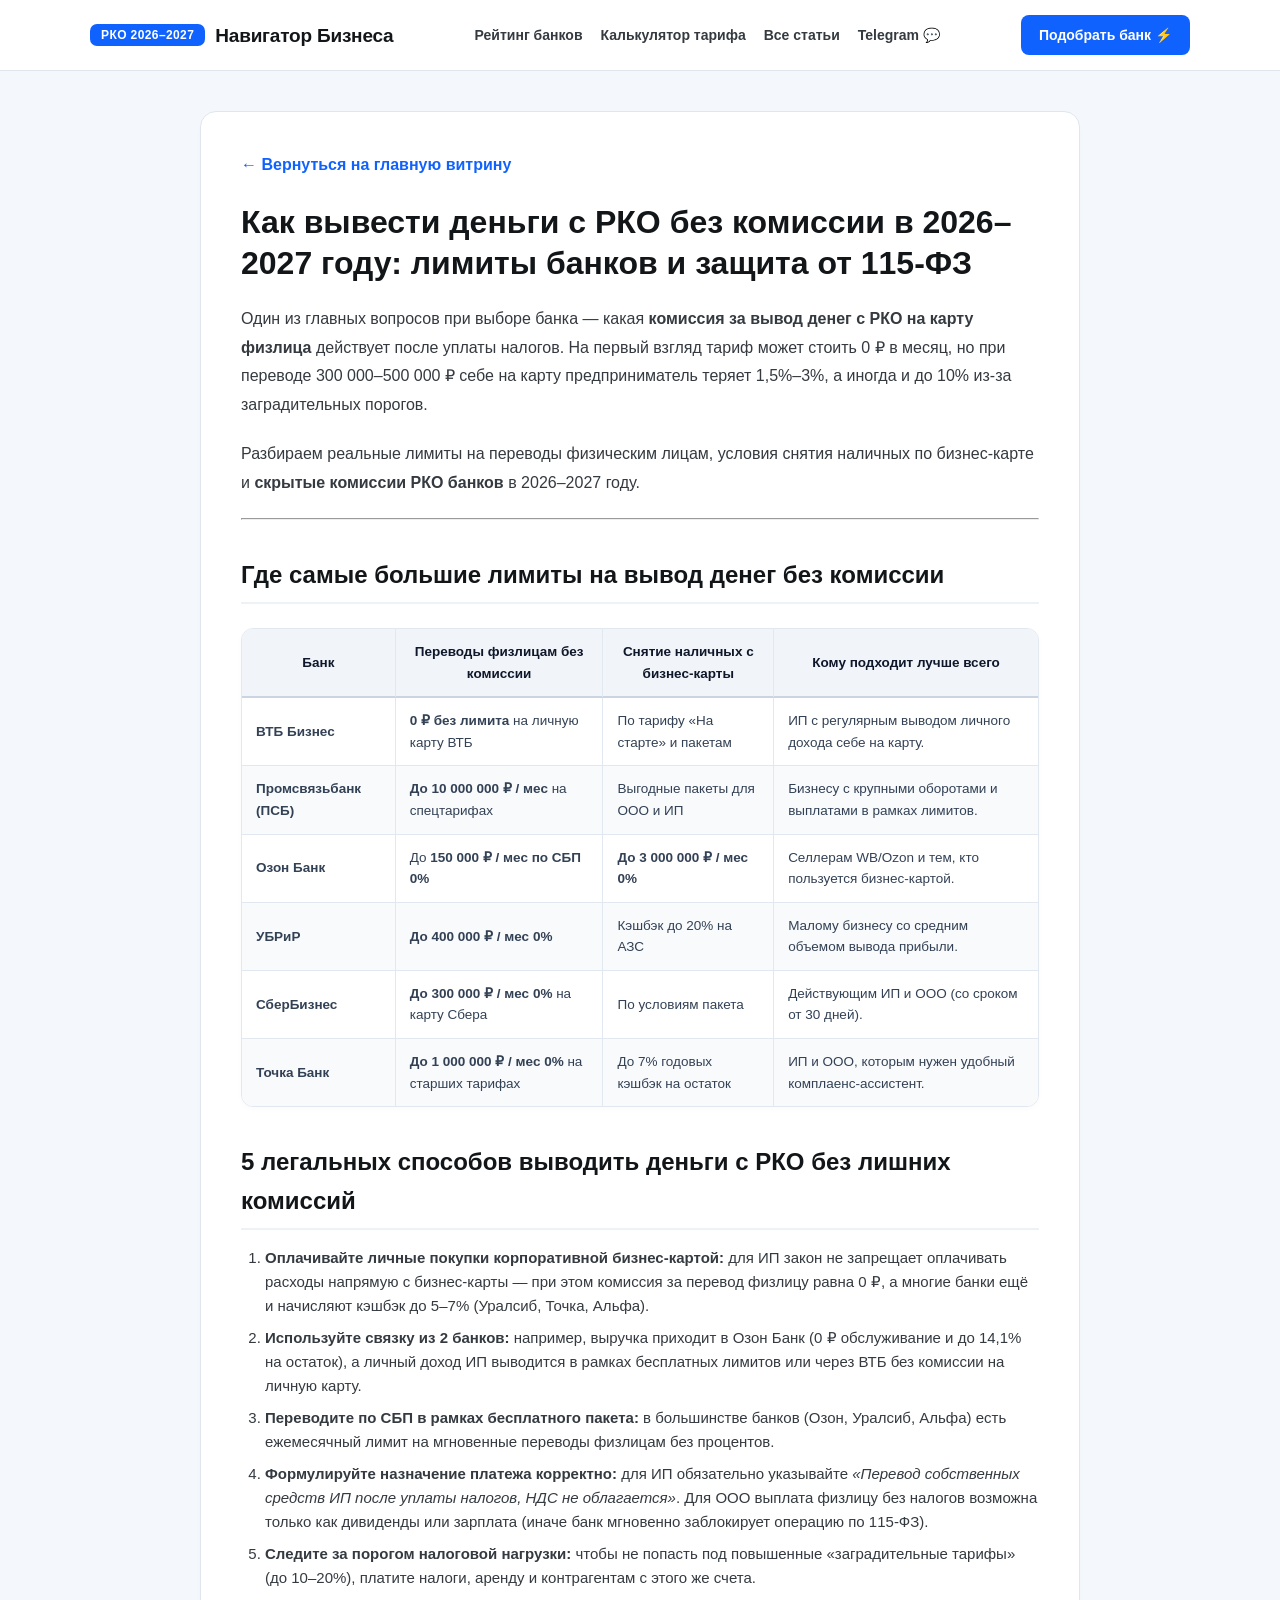
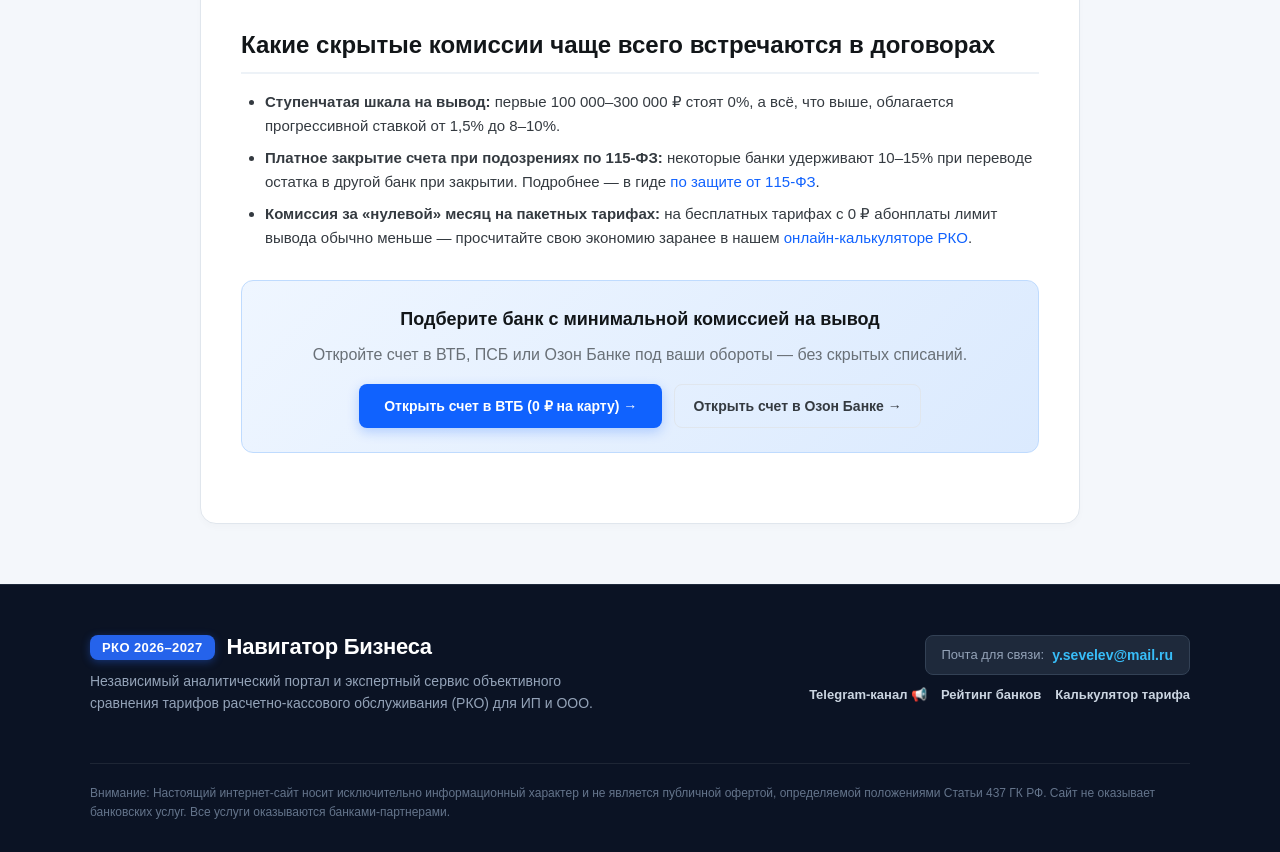
<file: articles/vyvod-deneg-bez-komissii.html>
<!DOCTYPE html>
<html lang="ru">
<head>
    <meta charset="UTF-8">
    <meta name="viewport" content="width=device-width, initial-scale=1.0">
    <title>Как вывести деньги с РКО без комиссии в 2026–2027 году — лимиты банков на карту физлица — РКО Навигатор 2026–2027</title>
    <meta name="description" content="Сравнение лимитов и комиссий на вывод денег с расчетного счета ИП на карту физлица в 2026–2027 году. Где переводы до 10 млн ₽ без процента и как не попасть на 115-ФЗ.">
    <link rel="canonical" href="https://rkonavigator.ru/articles/vyvod-deneg-bez-komissii.html">
    <meta property="og:type" content="article">
    <meta property="og:locale" content="ru_RU">
    <meta property="og:url" content="https://rkonavigator.ru/articles/vyvod-deneg-bez-komissii.html">
    <meta property="og:site_name" content="РКО Навигатор Бизнеса 2026–2027">
    <meta property="og:title" content="Как вывести деньги с РКО без комиссии в 2026–2027 году — лимиты банков на карту физлица — РКО Навигатор 2026–2027">
    <meta property="og:description" content="Сравнение лимитов и комиссий на вывод денег с расчетного счета ИП на карту физлица в 2026–2027 году. Где переводы до 10 млн ₽ без процента и как не попасть на 115-ФЗ.">
    <!-- Yandex.Metrika counter -->
    <script type="text/javascript">
        (function(m,e,t,r,i,k,a){m[i]=m[i]||function(){(m[i].a=m[i].a||[]).push(arguments)};
        m[i].l=1*new Date();
        for (var j = 0; j < document.scripts.length; j++) {if (document.scripts[j].src === r) { return; }}
        k=e.createElement(t),a=e.getElementsByTagName(t)[0],k.async=1,k.src=r,a.parentNode.insertBefore(k,a)})
        (window, document, "script", "https://mc.yandex.ru/metrika/tag.js", "ym");

        ym(114728691, "init", {
            clickmap:true,
            trackLinks:true,
            accurateTrackBounce:true,
            webvisor:true
        });
    </script>
    <noscript><div><img src="https://mc.yandex.ru/watch/114728691" style="position:absolute; left:-9999px;" alt="" /></div></noscript>
    <!-- /Yandex.Metrika counter -->
    <script type="application/ld+json">
{
      "@context": "https://schema.org",
      "@graph": [
            {
                  "@type": "Article",
                  "headline": "Как вывести деньги с РКО без комиссии в 2026–2027 году: лимиты банков и защита от 115-ФЗ",
                  "description": "Сравнение лимитов и комиссий на вывод денег с расчетного счета ИП на карту физлица в 2026–2027 году. Где переводы до 10 млн ₽ без процента и как не попасть на 115-ФЗ.",
                  "mainEntityOfPage": {
                        "@type": "WebPage",
                        "@id": "https://rkonavigator.ru/articles/vyvod-deneg-bez-komissii.html"
                  },
                  "author": {
                        "@type": "Organization",
                        "name": "РКО Навигатор Бизнеса 2026–2027"
                  },
                  "publisher": {
                        "@type": "Organization",
                        "name": "РКО Навигатор Бизнеса 2026–2027"
                  },
                  "datePublished": "2026-11-28",
                  "dateModified": "2026-11-28"
            },
            {
                  "@type": "BreadcrumbList",
                  "itemListElement": [
                        {
                              "@type": "ListItem",
                              "position": 1,
                              "name": "Главная — Рейтинг РКО",
                              "item": "https://rkonavigator.ru/"
                        },
                        {
                              "@type": "ListItem",
                              "position": 2,
                              "name": "Как вывести деньги с РКО без комиссии в 2026–2027 году: лимиты банков и защита от 115-ФЗ",
                              "item": "https://rkonavigator.ru/articles/vyvod-deneg-bez-komissii.html"
                        }
                  ]
            }
      ]
}
    </script>
    <link rel="stylesheet" href="../css/style.css">
    <style>
        .article-container {
            max-width: 880px;
            margin: 40px auto;
            background: #ffffff;
            padding: 40px;
            border-radius: 16px;
            border: 1px solid #e0e6ed;
            box-shadow: 0 4px 6px rgba(0,0,0,0.02);
        }
        .article-content h1 { font-size: 32px; margin-bottom: 20px; line-height: 1.3; color: #121619; }
        .article-content h2 { font-size: 24px; margin: 36px 0 16px; color: #121619; border-bottom: 2px solid #edf2f7; padding-bottom: 8px; }
        .article-content h3 { font-size: 19px; margin: 24px 0 12px; color: #121619; }
        .article-content p { font-size: 16px; line-height: 1.8; margin-bottom: 20px; color: #343a40; }
        .article-content ul, .article-content ol { margin-bottom: 24px; padding-left: 24px; }
        .article-content li { font-size: 15px; margin-bottom: 8px; line-height: 1.6; color: #343a40; }
        .article-content code { background: #f1f5f9; padding: 2px 6px; border-radius: 4px; font-size: 14px; }
        .back-link { display: inline-flex; align-items: center; gap: 6px; font-weight: 700; margin-bottom: 24px; color: #1062fe; text-decoration: none; }
        .back-link:hover { text-decoration: underline; }
        .cta-banner {
            background: linear-gradient(135deg, #eff6ff 0%, #dbeafe 100%);
            border: 1px solid #bfdbfe;
            border-radius: 12px;
            padding: 24px;
            text-align: center;
            margin: 30px 0;
        }
        .cta-banner h4 { font-size: 18px; margin-bottom: 8px; color: #121619; }
    </style>
</head>
<body>
    <header class="header">
        <div class="container header-inner">
            <a href="../index.html" class="logo">
                <span class="logo-badge">РКО 2026–2027</span>
                <span class="logo-text">Навигатор Бизнеса</span>
            </a>
            <ul class="nav-links">
                <li><a href="../index.html#rating">Рейтинг банков</a></li>
                <li><a href="../index.html#calculator">Калькулятор тарифа</a></li>
                <li><a href="../index.html#articles">Все статьи</a></li>
                <li><a href="https://t.me/fin_konsult_2026" class="link-tg-channel" target="_blank" rel="noopener">Telegram 💬</a></li>
            </ul>
            <a href="../index.html#calculator" class="header-cta">Подобрать банк ⚡</a>
        </div>
    </header>

    <div class="container">
        <div class="article-container">
            <a href="../index.html" class="back-link">← Вернуться на главную витрину</a>
            <article class="article-content">
                <h1>Как вывести деньги с РКО без комиссии в 2026–2027 году: лимиты банков и защита от 115-ФЗ</h1>
                <p>Один из главных вопросов при выборе банка — какая <strong>комиссия за вывод денег с РКО на карту физлица</strong> действует после уплаты налогов. На первый взгляд тариф может стоить 0 ₽ в месяц, но при переводе 300 000–500 000 ₽ себе на карту предприниматель теряет 1,5%–3%, а иногда и до 10% из-за заградительных порогов.</p>
                <p>Разбираем реальные лимиты на переводы физическим лицам, условия снятия наличных по бизнес-карте и <strong>скрытые комиссии РКО банков</strong> в 2026–2027 году.</p>

                <hr>

                <h2>Где самые большие лимиты на вывод денег без комиссии</h2>
                <div class="table-responsive">
                    <table class="styled-table">
                        <thead>
                            <tr>
                                <th>Банк</th>
                                <th>Переводы физлицам без комиссии</th>
                                <th>Снятие наличных с бизнес-карты</th>
                                <th>Кому подходит лучше всего</th>
                            </tr>
                        </thead>
                        <tbody>
                            <tr>
                                <td><strong>ВТБ Бизнес</strong></td>
                                <td><strong>0 ₽ без лимита</strong> на личную карту ВТБ</td>
                                <td>По тарифу «На старте» и пакетам</td>
                                <td>ИП с регулярным выводом личного дохода себе на карту.</td>
                            </tr>
                            <tr>
                                <td><strong>Промсвязьбанк (ПСБ)</strong></td>
                                <td><strong>До 10 000 000 ₽ / мес</strong> на спецтарифах</td>
                                <td>Выгодные пакеты для ООО и ИП</td>
                                <td>Бизнесу с крупными оборотами и выплатами в рамках лимитов.</td>
                            </tr>
                            <tr>
                                <td><strong>Озон Банк</strong></td>
                                <td>До <strong>150 000 ₽ / мес по СБП 0%</strong></td>
                                <td><strong>До 3 000 000 ₽ / мес 0%</strong></td>
                                <td>Селлерам WB/Ozon и тем, кто пользуется бизнес-картой.</td>
                            </tr>
                            <tr>
                                <td><strong>УБРиР</strong></td>
                                <td><strong>До 400 000 ₽ / мес 0%</strong></td>
                                <td>Кэшбэк до 20% на АЗС</td>
                                <td>Малому бизнесу со средним объемом вывода прибыли.</td>
                            </tr>
                            <tr>
                                <td><strong>СберБизнес</strong></td>
                                <td><strong>До 300 000 ₽ / мес 0%</strong> на карту Сбера</td>
                                <td>По условиям пакета</td>
                                <td>Действующим ИП и ООО (со сроком от 30 дней).</td>
                            </tr>
                            <tr>
                                <td><strong>Точка Банк</strong></td>
                                <td><strong>До 1 000 000 ₽ / мес 0%</strong> на старших тарифах</td>
                                <td>До 7% годовых кэшбэк на остаток</td>
                                <td>ИП и ООО, которым нужен удобный комплаенс-ассистент.</td>
                            </tr>
                        </tbody>
                    </table>
                </div>

                <h2>5 легальных способов выводить деньги с РКО без лишних комиссий</h2>
                <ol>
                    <li><strong>Оплачивайте личные покупки корпоративной бизнес-картой:</strong> для ИП закон не запрещает оплачивать расходы напрямую с бизнес-карты — при этом комиссия за перевод физлицу равна 0 ₽, а многие банки ещё и начисляют кэшбэк до 5–7% (Уралсиб, Точка, Альфа).</li>
                    <li><strong>Используйте связку из 2 банков:</strong> например, выручка приходит в Озон Банк (0 ₽ обслуживание и до 14,1% на остаток), а личный доход ИП выводится в рамках бесплатных лимитов или через ВТБ без комиссии на личную карту.</li>
                    <li><strong>Переводите по СБП в рамках бесплатного пакета:</strong> в большинстве банков (Озон, Уралсиб, Альфа) есть ежемесячный лимит на мгновенные переводы физлицам без процентов.</li>
                    <li><strong>Формулируйте назначение платежа корректно:</strong> для ИП обязательно указывайте <em>«Перевод собственных средств ИП после уплаты налогов, НДС не облагается»</em>. Для ООО выплата физлицу без налогов возможна только как дивиденды или зарплата (иначе банк мгновенно заблокирует операцию по 115-ФЗ).</li>
                    <li><strong>Следите за порогом налоговой нагрузки:</strong> чтобы не попасть под повышенные «заградительные тарифы» (до 10–20%), платите налоги, аренду и контрагентам с этого же счета.</li>
                </ol>

                <h2>Какие скрытые комиссии чаще всего встречаются в договорах</h2>
                <ul>
                    <li><strong>Ступенчатая шкала на вывод:</strong> первые 100 000–300 000 ₽ стоят 0%, а всё, что выше, облагается прогрессивной ставкой от 1,5% до 8–10%.</li>
                    <li><strong>Платное закрытие счета при подозрениях по 115-ФЗ:</strong> некоторые банки удерживают 10–15% при переводе остатка в другой банк при закрытии. Подробнее — в гиде <a href="ekvayring-115fz.html">по защите от 115-ФЗ</a>.</li>
                    <li><strong>Комиссия за «нулевой» месяц на пакетных тарифах:</strong> на бесплатных тарифах с 0 ₽ абонплаты лимит вывода обычно меньше — просчитайте свою экономию заранее в нашем <a href="../index.html#calculator">онлайн-калькуляторе РКО</a>.</li>
                </ul>
        
            </article>

            <div class="cta-banner">
                <h4>Подберите банк с минимальной комиссией на вывод</h4>
                <p style="color: #697077; margin-bottom: 16px;">Откройте счет в ВТБ, ПСБ или Озон Банке под ваши обороты — без скрытых списаний.</p>
                <div style="display: flex; justify-content: center; gap: 12px; flex-wrap: wrap;">
                    <a href="#" class="btn-open-account" data-bank="vtb" target="_blank" rel="sponsored nofollow">Открыть счет в ВТБ (0 ₽ на карту) →</a>
                    <a href="#" class="btn-details" data-bank="ozon" target="_blank" rel="sponsored nofollow">Открыть счет в Озон Банке →</a>
                </div>
            </div>
        </div>
    </div>

    <footer class="footer">
        <div class="container">
            <div class="footer-top">
                <div class="footer-brand">
                    <a href="../index.html" class="logo">
                        <span class="logo-badge">РКО 2026–2027</span>
                        <span class="logo-text">Навигатор Бизнеса</span>
                    </a>
                    <p class="footer-desc">
                        Независимый аналитический портал и экспертный сервис объективного сравнения тарифов расчетно-кассового обслуживания (РКО) для ИП и ООО.
                    </p>
                </div>
                <div class="footer-contacts">
                    <div class="footer-email-box">
                        <span class="footer-email-label">Почта для связи:</span>
                        <a href="mailto:y.sevelev@mail.ru" class="footer-email-val">y.sevelev@mail.ru</a>
                    </div>
                    <div class="footer-social-links">
                        <a href="https://t.me/fin_konsult_2026" class="link-tg-channel" target="_blank" rel="noopener">Telegram-канал 📢</a>
                        <a href="../index.html#rating">Рейтинг банков</a>
                        <a href="../index.html#calculator">Калькулятор тарифа</a>
                    </div>
                </div>
            </div>
            <div class="footer-disclaimer">
                Внимание: Настоящий интернет-сайт носит исключительно информационный характер и не является публичной офертой, определяемой положениями Статьи 437 ГК РФ. Сайт не оказывает банковских услуг. Все услуги оказываются банками-партнерами.
            </div>
        </div>
    </footer>

    <script src="../js/config.js"></script>
    <script src="../js/app.js"></script>
</body>
</html>
</file>
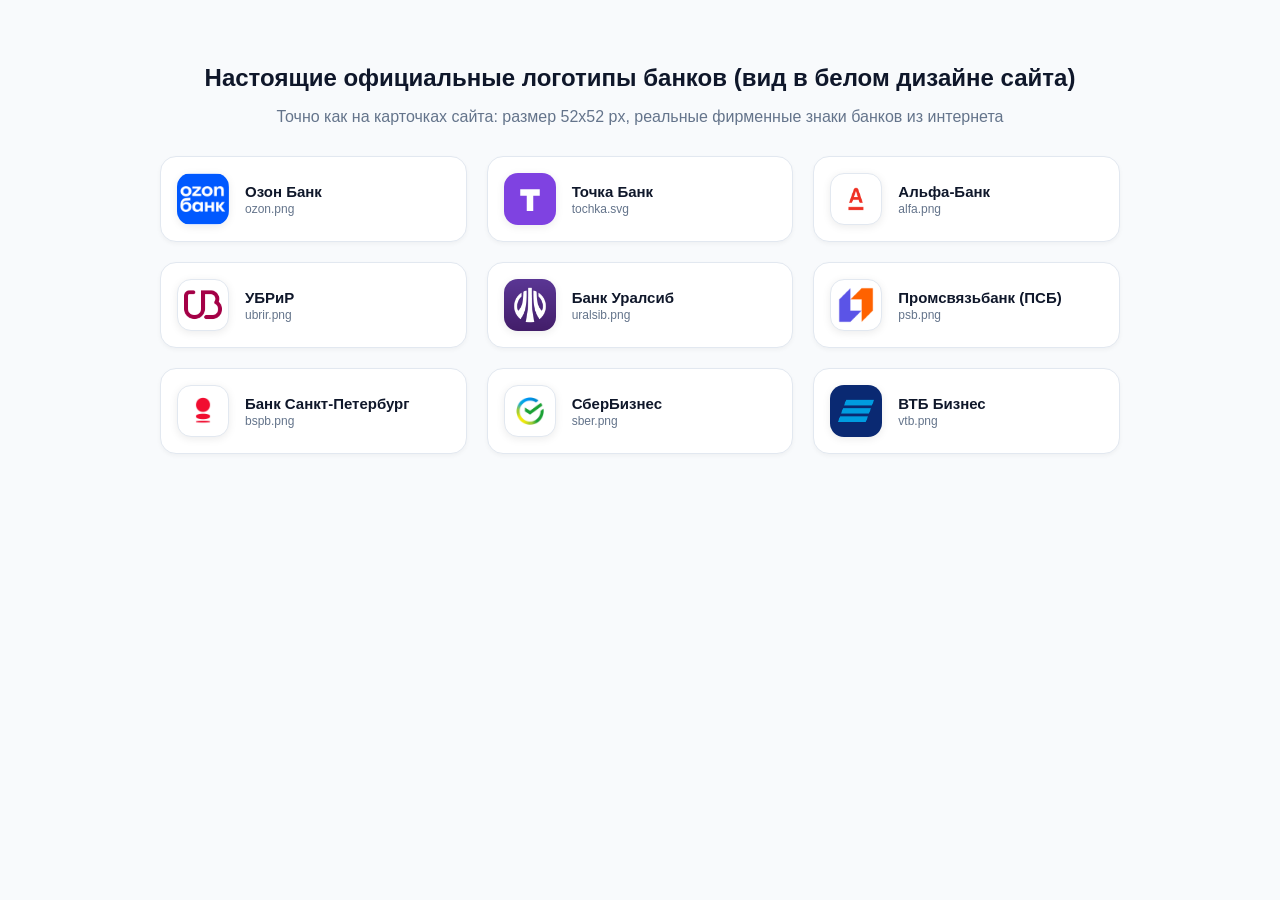
<file: images/banks/preview.html>
<!DOCTYPE html>
<html lang="ru">
<head>
<meta charset="utf-8">
<title>Official Bank Icons Preview</title>
<style>
body { font-family: -apple-system, BlinkMacSystemFont, "Segoe UI", Roboto, sans-serif; background: #f8fafc; color: #0f172a; padding: 40px 20px; }
h1 { text-align: center; margin-bottom: 8px; font-size: 24px; }
p.desc { text-align: center; color: #64748b; margin-bottom: 30px; }
.container { max-width: 960px; margin: 0 auto; display: grid; grid-template-columns: repeat(3, 1fr); gap: 20px; }
.card { background: #ffffff; border: 1px solid #e2e8f0; border-radius: 16px; padding: 16px; display: flex; align-items: center; gap: 16px; box-shadow: 0 2px 4px rgba(0,0,0,0.04); }

.bank-avatar {
    width: 52px;
    height: 52px;
    border-radius: 14px;
    display: flex;
    align-items: center;
    justify-content: center;
    overflow: hidden;
    flex-shrink: 0;
    box-shadow: 0 2px 8px rgba(0, 0, 0, 0.08);
    background: #ffffff;
    box-sizing: border-box;
}
.bank-avatar-light {
    background: #ffffff;
    border: 1px solid #e2e8f0;
    padding: 6px;
}
.bank-avatar-vtb {
    background: #0A2972;
    padding: 8px;
}
.bank-logo-img {
    width: 100%;
    height: 100%;
    object-fit: contain;
    display: block;
}
.title { font-weight: 700; font-size: 15px; margin-bottom: 2px; }
.sub { font-size: 12px; color: #64748b; }
</style>
</head>
<body>
<h1>Настоящие официальные логотипы банков (вид в белом дизайне сайта)</h1>
<p class="desc">Точно как на карточках сайта: размер 52x52 px, реальные фирменные знаки банков из интернета</p>
<div class="container">

    <div class="card">
        <div class="bank-avatar ">
            <img src="ozon.png" alt="Озон Банк" class="bank-logo-img">
        </div>
        <div>
            <div class="title">Озон Банк</div>
            <div class="sub">ozon.png</div>
        </div>
    </div>
    
    <div class="card">
        <div class="bank-avatar ">
            <img src="tochka.svg" alt="Точка Банк" class="bank-logo-img">
        </div>
        <div>
            <div class="title">Точка Банк</div>
            <div class="sub">tochka.svg</div>
        </div>
    </div>
    
    <div class="card">
        <div class="bank-avatar bank-avatar-light">
            <img src="alfa.png" alt="Альфа-Банк" class="bank-logo-img">
        </div>
        <div>
            <div class="title">Альфа-Банк</div>
            <div class="sub">alfa.png</div>
        </div>
    </div>
    
    <div class="card">
        <div class="bank-avatar bank-avatar-light">
            <img src="ubrir.png" alt="УБРиР" class="bank-logo-img">
        </div>
        <div>
            <div class="title">УБРиР</div>
            <div class="sub">ubrir.png</div>
        </div>
    </div>
    
    <div class="card">
        <div class="bank-avatar ">
            <img src="uralsib.png" alt="Банк Уралсиб" class="bank-logo-img">
        </div>
        <div>
            <div class="title">Банк Уралсиб</div>
            <div class="sub">uralsib.png</div>
        </div>
    </div>
    
    <div class="card">
        <div class="bank-avatar bank-avatar-light">
            <img src="psb.png" alt="Промсвязьбанк (ПСБ)" class="bank-logo-img">
        </div>
        <div>
            <div class="title">Промсвязьбанк (ПСБ)</div>
            <div class="sub">psb.png</div>
        </div>
    </div>
    
    <div class="card">
        <div class="bank-avatar bank-avatar-light">
            <img src="bspb.png" alt="Банк Санкт-Петербург" class="bank-logo-img">
        </div>
        <div>
            <div class="title">Банк Санкт-Петербург</div>
            <div class="sub">bspb.png</div>
        </div>
    </div>
    
    <div class="card">
        <div class="bank-avatar bank-avatar-light">
            <img src="sber.png" alt="СберБизнес" class="bank-logo-img">
        </div>
        <div>
            <div class="title">СберБизнес</div>
            <div class="sub">sber.png</div>
        </div>
    </div>
    
    <div class="card">
        <div class="bank-avatar bank-avatar-vtb">
            <img src="vtb.png" alt="ВТБ Бизнес" class="bank-logo-img">
        </div>
        <div>
            <div class="title">ВТБ Бизнес</div>
            <div class="sub">vtb.png</div>
        </div>
    </div>
    
</div>
</body>
</html>
</file>
<file: css/style.css>
/* =======================================================================
   РКО НАВИГАТОР: СТИЛИ ДИСПЛЕЯ И ВИТРИНЫ
   ======================================================================= */

:root {
    --primary: #1062fe;
    --primary-dark: #0043ce;
    --primary-light: #edf5ff;
    --accent: #198038;
    --accent-light: #defbe6;
    --warning: #f1c21b;
    --danger: #da1e28;
    --bg-page: #f4f7fb;
    --bg-card: #ffffff;
    --text-heading: #121619;
    --text-body: #343a40;
    --text-muted: #697077;
    --border-color: #e0e6ed;
    --shadow-sm: 0 2px 4px rgba(0, 0, 0, 0.04);
    --shadow-md: 0 8px 24px rgba(16, 98, 254, 0.08);
    --shadow-lg: 0 16px 32px rgba(0, 0, 0, 0.08);
    --radius-sm: 8px;
    --radius-md: 14px;
    --radius-lg: 20px;
    --font-stack: -apple-system, BlinkMacSystemFont, "Segoe UI", Roboto, "Helvetica Neue", Arial, sans-serif;
}

* {
    box-sizing: border-box;
    margin: 0;
    padding: 0;
}

body {
    background-color: var(--bg-page);
    color: var(--text-body);
    font-family: var(--font-stack);
    line-height: 1.6;
    -webkit-font-smoothing: antialiased;
}

a {
    color: var(--primary);
    text-decoration: none;
    transition: all 0.2s ease;
}

a:hover {
    color: var(--primary-dark);
}

.container {
    max-width: 1140px;
    margin: 0 auto;
    padding: 0 20px;
}

/* ШАПКА САЙТА (HEADER) */
.header {
    background: #ffffff;
    border-bottom: 1px solid var(--border-color);
    position: sticky;
    top: 0;
    z-index: 1000;
}

.header-inner {
    display: flex;
    justify-content: space-between;
    align-items: center;
    gap: 16px;
    height: 70px;
}

.logo {
    display: inline-flex;
    align-items: center;
    gap: 10px;
    font-size: 19px;
    font-weight: 800;
    color: var(--text-heading);
    text-decoration: none;
    white-space: nowrap;
    flex-shrink: 0;
}

.logo-badge {
    background: var(--primary);
    color: #ffffff;
    padding: 5px 11px;
    border-radius: 7px;
    font-size: 12px;
    font-weight: 800;
    letter-spacing: 0.4px;
    white-space: nowrap;
    display: inline-flex;
    align-items: center;
    justify-content: center;
    line-height: 1;
    flex-shrink: 0;
}

.logo-text {
    font-size: 19px;
    font-weight: 800;
    color: var(--text-heading);
    white-space: nowrap;
    line-height: 1;
    display: inline-flex;
    align-items: center;
    letter-spacing: -0.2px;
}

.nav-links {
    display: flex;
    gap: 18px;
    list-style: none;
    align-items: center;
    margin: 0;
    padding: 0;
    flex-shrink: 1;
}

.nav-links a {
    font-size: 14px;
    font-weight: 600;
    color: var(--text-body);
    white-space: nowrap;
}

.nav-links a:hover {
    color: var(--primary);
}

.header-cta {
    background: var(--primary);
    color: #ffffff !important;
    padding: 9px 18px;
    border-radius: var(--radius-sm);
    font-size: 14px;
    font-weight: 700;
    white-space: nowrap;
    flex-shrink: 0;
}

.header-cta:hover {
    background: var(--primary-dark);
}

/* ГЕРОЙ-СЕКЦИЯ (HERO) */
.hero {
    background: linear-gradient(135deg, #0b1528 0%, #172a4d 100%);
    color: #ffffff;
    padding: 60px 0 50px;
    text-align: center;
}

.hero-tag {
    display: inline-block;
    background: rgba(255, 255, 255, 0.12);
    border: 1px solid rgba(255, 255, 255, 0.2);
    color: #60a5fa;
    padding: 6px 16px;
    border-radius: 30px;
    font-size: 13px;
    font-weight: 700;
    letter-spacing: 0.5px;
    margin-bottom: 20px;
}

.hero h1 {
    font-size: 38px;
    font-weight: 800;
    line-height: 1.25;
    margin-bottom: 16px;
    letter-spacing: -0.5px;
}

.hero p {
    font-size: 18px;
    color: #cbd5e1;
    max-width: 780px;
    margin: 0 auto 30px;
}

.hero-stats {
    display: grid;
    grid-template-columns: repeat(auto-fit, minmax(200px, 1fr));
    gap: 16px;
    max-width: 860px;
    margin: 0 auto;
}

.stat-item {
    background: rgba(255, 255, 255, 0.06);
    border: 1px solid rgba(255, 255, 255, 0.12);
    padding: 16px;
    border-radius: var(--radius-md);
}

.stat-num {
    font-size: 24px;
    font-weight: 800;
    color: #38bdf8;
}

.stat-desc {
    font-size: 13px;
    color: #94a3b8;
    margin-top: 4px;
}

/* БЛОК ФИЛЬТРАЦИИ КАРТОЧЕК */
.filters-section {
    margin: 0 0 22px;
    position: relative;
    z-index: 10;
}

.filters-wrapper {
    background: #ffffff;
    padding: 12px;
    border-radius: var(--radius-lg);
    box-shadow: var(--shadow-sm);
    display: grid;
    grid-template-columns: repeat(4, minmax(0, 1fr));
    gap: 8px;
    border: 1px solid var(--border-color);
}

.filter-btn {
    background: #f1f5f9;
    color: var(--text-body);
    border: 1px solid #e2e8f0;
    border-radius: 10px;
    padding: 10px 12px;
    font-size: 13.5px;
    font-weight: 600;
    cursor: pointer;
    text-align: center;
    white-space: nowrap;
    overflow: hidden;
    text-overflow: ellipsis;
    transition: all 0.2s ease;
    font-family: inherit;
}

.filter-btn:hover {
    background: #e2e8f0;
}

.filter-btn.active {
    background: var(--primary);
    color: #ffffff;
    border-color: var(--primary);
    box-shadow: 0 4px 10px rgba(16, 98, 254, 0.22);
}

@media (max-width: 992px) {
    .filters-wrapper {
        grid-template-columns: repeat(2, minmax(0, 1fr));
    }
}

@media (max-width: 480px) {
    .filters-wrapper {
        grid-template-columns: 1fr;
    }
}

/* СЕТКА БАНКОВСКИХ КАРТОЧЕК */
.banks-section {
    padding: 40px 0;
}

.section-title {
    font-size: 28px;
    font-weight: 800;
    color: var(--text-heading);
    margin-bottom: 8px;
}

.section-subtitle {
    font-size: 16px;
    color: var(--text-muted);
    margin-bottom: 28px;
}

.cards-list {
    display: flex;
    flex-direction: column;
    gap: 20px;
}

.bank-card {
    background: var(--bg-card);
    border: 1px solid var(--border-color);
    border-radius: var(--radius-lg);
    box-shadow: var(--shadow-sm);
    padding: 24px;
    transition: transform 0.2s ease, box-shadow 0.2s ease;
    position: relative;
}

.bank-card:hover {
    transform: translateY(-2px);
    box-shadow: var(--shadow-md);
}

.bank-card-header {
    display: flex;
    justify-content: space-between;
    align-items: flex-start;
    flex-wrap: wrap;
    gap: 12px;
    margin-bottom: 18px;
}

.bank-meta {
    display: flex;
    align-items: center;
    gap: 14px;
}

.bank-avatar {
    width: 52px;
    height: 52px;
    background: #e2e8f0;
    border-radius: 12px;
    display: flex;
    align-items: center;
    justify-content: center;
    font-weight: 800;
    font-size: 20px;
    color: var(--primary-dark);
}

.bank-title-group h3 {
    font-size: 20px;
    font-weight: 800;
    color: var(--text-heading);
}

.bank-tag {
    font-size: 13px;
    color: var(--text-muted);
}

.badges-group {
    display: flex;
    gap: 8px;
    flex-wrap: wrap;
}

.badge {
    padding: 5px 12px;
    border-radius: 6px;
    font-size: 12px;
    font-weight: 700;
}

.badge-top {
    background: var(--accent-light);
    color: var(--accent);
}

.badge-popular {
    background: var(--primary-light);
    color: var(--primary);
}

.badge-bonus {
    background: #fff8e1;
    color: #b78103;
}

/* Сетка характеристик тарифа */
.specs-row {
    display: grid;
    grid-template-columns: repeat(auto-fit, minmax(200px, 1fr));
    gap: 12px;
    background: #f8fafc;
    border-radius: var(--radius-md);
    padding: 16px;
    margin-bottom: 18px;
}

.spec-box {
    display: flex;
    flex-direction: column;
}

.spec-name {
    font-size: 12px;
    color: var(--text-muted);
    font-weight: 500;
}

.spec-val {
    font-size: 16px;
    font-weight: 700;
    color: var(--text-heading);
    margin-top: 2px;
}

/* Бонусная плашка и кнопка */
.card-action-bar {
    display: flex;
    justify-content: space-between;
    align-items: center;
    gap: 16px;
    padding-top: 16px;
    border-top: 1px solid #f1f5f9;
}

.bonus-alert {
    display: flex;
    align-items: center;
    gap: 8px;
    font-size: 13.5px;
    color: #1e3a8a;
    font-weight: 600;
    line-height: 1.45;
    flex: 1 1 auto;
    min-width: 0;
}

.action-buttons {
    display: flex;
    align-items: center;
    justify-content: flex-end;
    gap: 10px;
    flex-wrap: wrap;
    flex-shrink: 0;
    margin-left: auto;
}

.btn-details {
    background: transparent;
    border: 1px solid var(--border-color);
    color: var(--text-body);
    padding: 0 18px;
    height: 44px;
    border-radius: var(--radius-sm);
    font-size: 14px;
    font-weight: 600;
    cursor: pointer;
    transition: all 0.2s;
    display: inline-flex;
    align-items: center;
    justify-content: center;
    box-sizing: border-box;
    white-space: nowrap;
}

.btn-details:hover {
    background: #f1f5f9;
    border-color: #cbd5e1;
}

.btn-open-account {
    background: var(--primary);
    color: #ffffff !important;
    padding: 0 24px;
    height: 44px;
    border: 1px solid transparent;
    border-radius: var(--radius-sm);
    font-size: 14px;
    font-weight: 700;
    display: inline-flex;
    align-items: center;
    justify-content: center;
    gap: 8px;
    box-shadow: 0 4px 12px rgba(16, 98, 254, 0.25);
    box-sizing: border-box;
    white-space: nowrap;
    text-decoration: none;
    transition: all 0.2s;
}

.btn-open-account:hover {
    background: var(--primary-dark);
    box-shadow: 0 6px 16px rgba(16, 98, 254, 0.35);
}

.btn-reg-business {
    background: #ecfdf5;
    border: 1.5px solid #10b981;
    color: #047857 !important;
    padding: 0 16px;
    height: 44px;
    border-radius: var(--radius-sm);
    font-size: 13.5px;
    font-weight: 700;
    display: inline-flex;
    align-items: center;
    justify-content: center;
    gap: 6px;
    box-sizing: border-box;
    white-space: nowrap;
    text-decoration: none;
    transition: all 0.2s cubic-bezier(0.16, 1, 0.3, 1);
}

.btn-reg-business:hover {
    background: #10b981;
    color: #ffffff !important;
    border-color: #10b981;
    box-shadow: 0 4px 14px rgba(16, 185, 129, 0.35);
    transform: translateY(-1px);
}

/* Промо-блок торгового эквайринга */
.acquiring-promo-box {
    margin-top: 20px;
    padding: 18px 22px;
    background: #f0fdf4;
    border: 1.5px solid #86efac;
    border-radius: var(--radius-md);
    display: flex;
    align-items: center;
    justify-content: space-between;
    gap: 20px;
}

.acq-tag {
    display: inline-block;
    background: #dcfce7;
    border: 1px solid #bbf7d0;
    color: #166534;
    font-size: 11px;
    font-weight: 800;
    letter-spacing: 0.04em;
    padding: 3px 8px;
    border-radius: 4px;
    margin-bottom: 6px;
}

.acq-info h4 {
    font-size: 15px;
    font-weight: 700;
    color: #14532d;
    margin-bottom: 4px;
}

.acq-info p {
    font-size: 13px;
    color: #166534;
    margin: 0;
    line-height: 1.45;
}

.btn-acquiring {
    background: #16a34a;
    color: #ffffff !important;
    padding: 0 20px;
    height: 42px;
    border-radius: var(--radius-sm);
    font-size: 13.5px;
    font-weight: 700;
    display: inline-flex;
    align-items: center;
    justify-content: center;
    white-space: nowrap;
    text-decoration: none;
    box-shadow: 0 4px 12px rgba(22, 163, 74, 0.25);
    transition: all 0.2s ease;
    flex-shrink: 0;
}

.btn-acquiring:hover {
    background: #15803d;
    box-shadow: 0 6px 16px rgba(22, 163, 74, 0.35);
    transform: translateY(-1px);
}

@media (max-width: 768px) {
    .acquiring-promo-box {
        flex-direction: column;
        align-items: stretch;
    }
    .btn-acquiring {
        width: 100%;
        text-align: center;
    }
}

/* РАСКРЫВАЮЩИЕСЯ ДЕТАЛИ ТАРИФА (ACCORDION DETAILS) */
.tariff-details-drawer {
    display: none;
    margin-top: 20px;
    padding-top: 20px;
    border-top: 1px dashed var(--border-color);
    animation: fadeIn 0.3s ease;
}

.tariff-details-drawer.open {
    display: block;
}

.details-grid {
    display: grid;
    grid-template-columns: 1fr 1fr;
    gap: 20px;
}

.details-block h4 {
    font-size: 15px;
    font-weight: 700;
    margin-bottom: 10px;
    color: var(--text-heading);
}

.details-list {
    list-style: none;
}

.details-list li {
    font-size: 13px;
    color: var(--text-body);
    margin-bottom: 6px;
    padding-left: 18px;
    position: relative;
}

.details-list li::before {
    content: "✓";
    position: absolute;
    left: 0;
    color: var(--accent);
    font-weight: bold;
}

/* ИНТЕРАКТИВНЫЙ КАЛЬКУЛЯТОР ТАРИФОВ (ВЕРСИЯ 2.0 MAX CONVERSION) */
.calc-section {
    background: #ffffff;
    border-radius: 20px;
    border: 1px solid #e2e8f0;
    box-shadow: 0 12px 35px -5px rgba(0, 0, 0, 0.06);
    padding: 44px;
    margin: 48px 0;
}

.calc-header-badge {
    display: inline-block;
    background: #eff6ff;
    color: #2563eb;
    font-size: 12px;
    font-weight: 800;
    padding: 6px 14px;
    border-radius: 20px;
    letter-spacing: 0.5px;
    margin-bottom: 12px;
}

/* БЫСТРЫЕ СЦЕНАРИИ В 1 КЛИК */
.calc-personas-wrapper {
    margin: 20px 0 28px;
    background: #f8fafc;
    border: 1px solid #e2e8f0;
    border-radius: 14px;
    padding: 16px 20px;
}

.calc-personas-label {
    display: block;
    font-size: 13px;
    font-weight: 700;
    color: #475569;
    margin-bottom: 12px;
    text-transform: uppercase;
    letter-spacing: 0.5px;
}

.calc-personas {
    display: flex;
    flex-wrap: wrap;
    gap: 10px;
}

.persona-chip {
    background: #ffffff;
    border: 1.5px solid #cbd5e1;
    border-radius: 10px;
    padding: 10px 16px;
    font-size: 14px;
    font-weight: 700;
    color: #1e293b;
    display: inline-flex;
    align-items: center;
    gap: 8px;
    cursor: pointer;
    transition: all 0.2s cubic-bezier(0.16, 1, 0.3, 1);
    box-shadow: 0 1px 3px rgba(0,0,0,0.03);
    outline: none;
}

.persona-chip:hover {
    border-color: #3b82f6;
    background: #eff6ff;
    transform: translateY(-2px);
    box-shadow: 0 4px 10px rgba(59, 130, 246, 0.15);
}

.persona-chip.active {
    background: #2563eb;
    color: #ffffff;
    border-color: #2563eb;
    box-shadow: 0 4px 14px rgba(37, 99, 235, 0.3);
    transform: translateY(-2px);
}

.persona-chip .persona-icon {
    font-size: 16px;
    line-height: 1;
}

.calc-grid {
    display: grid;
    grid-template-columns: minmax(0, 1.05fr) minmax(0, 0.95fr);
    gap: 36px;
    margin-top: 10px;
}

.calc-controls {
    display: flex;
    flex-direction: column;
    gap: 22px;
    min-width: 0;
}

.control-group label {
    display: flex;
    justify-content: space-between;
    align-items: center;
    flex-wrap: wrap;
    gap: 6px;
    font-size: 14px;
    font-weight: 700;
    margin-bottom: 10px;
    color: #1e293b;
}

.control-val-badge {
    color: #2563eb;
    font-weight: 800;
    font-size: 15px;
    background: #eff6ff;
    padding: 3px 10px;
    border-radius: 6px;
    white-space: nowrap;
}

.range-slider {
    width: 100%;
    height: 8px;
    background: #e2e8f0;
    border-radius: 6px;
    outline: none;
    -webkit-appearance: none;
    cursor: pointer;
}

.range-slider::-webkit-slider-thumb {
    -webkit-appearance: none;
    width: 24px;
    height: 24px;
    background: #2563eb;
    border: 3px solid #ffffff;
    border-radius: 50%;
    cursor: pointer;
    box-shadow: 0 2px 8px rgba(37, 99, 235, 0.4);
    transition: transform 0.15s;
}

.range-slider::-webkit-slider-thumb:hover {
    transform: scale(1.15);
}

/* ДОПОЛНИТЕЛЬНЫЕ ОПЦИИ / ЧЕКБОКСЫ */
.calc-addons {
    display: flex;
    flex-direction: column;
    gap: 12px;
    padding-top: 14px;
    border-top: 1px dashed #cbd5e1;
}

.addon-checkbox {
    display: flex;
    align-items: flex-start;
    gap: 12px;
    cursor: pointer;
    background: #f8fafc;
    border: 1px solid #e2e8f0;
    border-radius: 10px;
    padding: 12px 14px;
    transition: all 0.2s ease;
}

.addon-checkbox:hover {
    background: #f1f5f9;
    border-color: #cbd5e1;
}

.addon-checkbox input {
    display: none;
}

.addon-box {
    width: 20px;
    height: 20px;
    border: 2px solid #94a3b8;
    border-radius: 6px;
    background: #ffffff;
    display: inline-flex;
    align-items: center;
    justify-content: center;
    flex-shrink: 0;
    margin-top: 2px;
    transition: all 0.2s;
}

.addon-checkbox input:checked + .addon-box {
    background: #2563eb;
    border-color: #2563eb;
}

.addon-checkbox input:checked + .addon-box::after {
    content: "✓";
    color: #ffffff;
    font-size: 13px;
    font-weight: 900;
}

.addon-text {
    display: flex;
    flex-direction: column;
    gap: 2px;
    min-width: 0;
}

.addon-text strong {
    font-size: 13.5px;
    color: #1e293b;
}

.addon-text small {
    font-size: 12px;
    color: #64748b;
}

/* БЛОК ПОБЕДИТЕЛЯ */
.calc-result-box {
    background: linear-gradient(145deg, #f0f7ff 0%, #e0effe 100%);
    border: 1.5px solid #93c5fd;
    border-radius: 16px;
    padding: 28px;
    display: flex;
    flex-direction: column;
    box-shadow: 0 10px 25px -5px rgba(37, 99, 235, 0.1);
    position: relative;
    min-width: 0;
}

.calc-winner-header {
    border-bottom: 1px solid #bfdbfe;
    padding-bottom: 16px;
    margin-bottom: 16px;
}

.calc-winner-tag {
    font-size: 11px;
    font-weight: 800;
    color: #16a34a;
    text-transform: uppercase;
    letter-spacing: 0.8px;
    display: block;
    margin-bottom: 6px;
}

.calc-winner-brand {
    display: flex;
    align-items: center;
    gap: 12px;
}

.calc-winner-img {
    width: 44px;
    height: 44px;
    border-radius: 10px;
    object-fit: contain;
    background: #ffffff;
    padding: 3px;
    box-shadow: 0 2px 6px rgba(0,0,0,0.06);
}

.calc-winner-name {
    font-size: 22px;
    font-weight: 800;
    color: #0f172a;
    margin: 0;
    line-height: 1.2;
}

.calc-total-savings {
    margin-bottom: 16px;
}

.savings-label {
    font-size: 13px;
    color: #475569;
    font-weight: 600;
    display: block;
}

.calc-savings-number {
    font-size: 34px;
    font-weight: 900;
    color: #1d4ed8;
    line-height: 1.1;
    margin-top: 4px;
    letter-spacing: -0.5px;
}

/* ПАКЕТ ПОДАРКОВ */
.calc-perks-banner {
    background: #ffffff;
    border: 1px solid #bfdbfe;
    border-radius: 10px;
    padding: 10px 14px;
    margin: 14px 0 16px;
    display: flex;
    flex-direction: column;
    gap: 4px;
}

.perks-badge {
    font-size: 10.5px;
    font-weight: 800;
    color: #d97706;
    letter-spacing: 0.5px;
}

.perks-text {
    font-size: 12.5px;
    font-weight: 600;
    color: #1e293b;
    line-height: 1.4;
}

.calc-savings-desc {
    font-size: 13.5px;
    color: #334155;
    margin-bottom: 20px;
    line-height: 1.5;
}

.btn-calc-cta {
    background: #16a34a !important;
    color: #ffffff !important;
    text-align: center;
    padding: 14px 20px;
    font-size: 16px;
    font-weight: 800;
    border-radius: 10px;
    box-shadow: 0 4px 14px rgba(22, 163, 74, 0.35);
    transition: all 0.2s ease;
    text-decoration: none;
    display: flex;
    align-items: center;
    justify-content: center;
    white-space: normal;
    line-height: 1.3;
    max-width: 100%;
    box-sizing: border-box;
}

.btn-calc-cta:hover {
    background: #15803d !important;
    transform: translateY(-2px);
    box-shadow: 0 6px 18px rgba(22, 163, 74, 0.45);
}

.calc-trust-micro {
    display: flex;
    align-items: center;
    justify-content: center;
    gap: 8px;
    font-size: 12px;
    color: #64748b;
    font-weight: 600;
    margin-top: 10px;
    flex-wrap: wrap;
}

.calc-consult-bridge {
    margin-top: 16px;
    text-align: center;
    padding-top: 12px;
    border-top: 1px dashed #cbd5e1;
}

.calc-consult-bridge a {
    color: #2563eb;
    font-size: 13px;
    font-weight: 700;
    text-decoration: underline;
    text-underline-offset: 3px;
    transition: color 0.2s;
}

.calc-consult-bridge a:hover {
    color: #1d4ed8;
}

/* СРАВНЕНИЕ ВСЕХ БАНКОВ (ВИЗУАЛЬНЫЕ ШКАЛЫ) */
.calc-compare-section {
    margin-top: 40px;
    padding-top: 28px;
    border-top: 1px solid #e2e8f0;
}

.compare-header h4 {
    font-size: 18px;
    font-weight: 800;
    color: #0f172a;
    margin: 0 0 4px;
}

.compare-subtitle {
    font-size: 13.5px;
    color: #64748b;
    display: block;
    margin-bottom: 20px;
}

.calc-compare-bars {
    display: flex;
    flex-direction: column;
    gap: 12px;
}

.calc-bar-row {
    background: #f8fafc;
    border: 1.5px solid #e2e8f0;
    border-radius: 12px;
    padding: 12px 18px;
    display: grid;
    grid-template-columns: 240px 1fr 140px 150px;
    align-items: center;
    gap: 16px;
    transition: all 0.2s;
}

.calc-bar-row:hover {
    background: #ffffff;
    border-color: #cbd5e1;
    box-shadow: 0 4px 12px rgba(0,0,0,0.04);
}

.calc-bar-row.winner {
    background: #f0fdf4;
    border-color: #86efac;
    box-shadow: 0 4px 14px rgba(22, 163, 74, 0.12);
}

.bar-bank-meta {
    display: flex;
    align-items: center;
    gap: 10px;
}

.bar-bank-logo {
    width: 32px;
    height: 32px;
    object-fit: contain;
    border-radius: 8px;
    background: #ffffff;
    padding: 2px;
    border: 1px solid #e2e8f0;
    flex-shrink: 0;
}

.bar-bank-title {
    display: flex;
    flex-direction: column;
}

.bar-bank-name {
    font-weight: 700;
    font-size: 14px;
    color: #0f172a;
    line-height: 1.2;
}

.bar-bank-tariff {
    font-size: 11.5px;
    color: #64748b;
}

.bar-visual-wrap {
    display: flex;
    align-items: center;
}

.bar-track {
    width: 100%;
    height: 10px;
    background: #e2e8f0;
    border-radius: 5px;
    overflow: hidden;
    position: relative;
}

.bar-fill {
    height: 100%;
    border-radius: 5px;
    transition: width 0.4s cubic-bezier(0.16, 1, 0.3, 1);
}

.bar-fill.green {
    background: linear-gradient(90deg, #22c55e 0%, #16a34a 100%);
}

.bar-fill.blue {
    background: linear-gradient(90deg, #60a5fa 0%, #2563eb 100%);
}

.bar-fill.gray {
    background: linear-gradient(90deg, #cbd5e1 0%, #94a3b8 100%);
}

.bar-cost-text {
    text-align: right;
    font-size: 14px;
    font-weight: 800;
    color: #0f172a;
    white-space: nowrap;
}

.bar-cost-text.zero {
    color: #16a34a;
}

.btn-bar-cta {
    background: #2563eb;
    color: #ffffff !important;
    text-decoration: none;
    font-size: 12.5px;
    font-weight: 700;
    padding: 8px 14px;
    border-radius: 8px;
    text-align: center;
    white-space: nowrap;
    transition: all 0.2s;
    box-shadow: 0 2px 6px rgba(37, 99, 235, 0.2);
}

.btn-bar-cta:hover {
    background: #1d4ed8;
    transform: translateY(-1px);
    box-shadow: 0 4px 10px rgba(37, 99, 235, 0.3);
}

.calc-bar-row.winner .btn-bar-cta {
    background: #16a34a;
    box-shadow: 0 2px 6px rgba(22, 163, 74, 0.25);
}

.calc-bar-row.winner .btn-bar-cta:hover {
    background: #15803d;
}

@media (max-width: 900px) {
    .calc-grid {
        grid-template-columns: minmax(0, 1fr);
    }
    .calc-bar-row {
        grid-template-columns: 1fr 1fr;
        gap: 12px;
    }
    .bar-visual-wrap {
        grid-column: span 2;
    }
}

@media (max-width: 600px) {
    .calc-section {
        padding: 24px 16px;
    }
    .calc-personas {
        flex-direction: column;
    }
    .persona-chip {
        width: 100%;
        justify-content: flex-start;
    }
    .calc-result-box {
        padding: 20px 16px;
    }
    .calc-winner-name {
        font-size: 19px;
    }
    .calc-savings-number {
        font-size: 28px;
    }
    .calc-breakdown {
        grid-template-columns: repeat(3, minmax(0, 1fr));
        padding: 10px 8px;
        gap: 6px;
    }
    .calc-breakdown-label {
        font-size: 9.5px;
        letter-spacing: 0.2px;
    }
    .calc-breakdown-val {
        font-size: 14px;
    }
    .btn-calc-cta {
        font-size: 14.5px;
        padding: 12px 14px;
    }
    .calc-bar-row {
        display: flex;
        flex-direction: column;
        align-items: stretch;
        gap: 10px;
    }
    .bar-cost-text {
        text-align: left;
    }
}

/* ФОРМА ПОДБОРА / ЗАЯВКИ */
.consultation-section {
    background: #ffffff;
    border-radius: 18px;
    padding: 44px;
    border: 1px solid #e2e8f0;
    box-shadow: 0 10px 30px -5px rgba(0, 0, 0, 0.05);
    margin: 48px 0;
}

.consultation-tag {
    display: inline-block;
    background: #eff6ff;
    color: #1d4ed8;
    font-size: 12px;
    font-weight: 800;
    padding: 6px 14px;
    border-radius: 20px;
    letter-spacing: 0.5px;
    margin-bottom: 12px;
}

.consultation-section .section-title {
    margin-bottom: 8px;
    text-align: left;
    font-size: 26px;
}

.consultation-section .section-subtitle {
    text-align: left;
    margin-bottom: 24px;
    max-width: 820px;
    color: #64748b;
    font-size: 15px;
}

.form-section-title {
    font-size: 15px;
    font-weight: 700;
    color: #0f172a;
    margin: 22px 0 10px;
    display: flex;
    align-items: center;
    gap: 8px;
}

.form-grid-3 {
    display: grid;
    grid-template-columns: repeat(auto-fit, minmax(260px, 1fr));
    gap: 16px;
}

.form-group {
    display: flex;
    flex-direction: column;
    gap: 6px;
}

.form-group label {
    font-size: 13.5px;
    font-weight: 600;
    color: #334155;
}

.form-group label .required {
    color: #ef4444;
}

.form-group label .optional {
    color: #94a3b8;
    font-weight: normal;
    font-size: 12px;
}

.form-group input, 
.form-group select {
    width: 100%;
    height: 48px;
    border: 1.5px solid #cbd5e1;
    border-radius: 10px;
    padding: 0 16px;
    font-size: 15px;
    color: #0f172a;
    background: #f8fafc;
    outline: none;
    transition: all 0.2s ease;
    box-sizing: border-box;
}

.form-group input:focus, 
.form-group select:focus {
    border-color: #2563eb;
    background: #ffffff;
    box-shadow: 0 0 0 3px rgba(37, 99, 235, 0.15);
}

/* ПЛАШКИ ВЫБОРА МЕССЕНДЖЕРА */
.messenger-selector {
    background: #f8fafc;
    border: 1.5px solid #e2e8f0;
    border-radius: 14px;
    padding: 20px;
    margin-top: 10px;
}

.messenger-pills {
    display: grid;
    grid-template-columns: repeat(auto-fit, minmax(140px, 1fr));
    gap: 12px;
    margin-bottom: 20px;
}

.messenger-pill {
    background: #ffffff;
    border: 2px solid #e2e8f0;
    border-radius: 12px;
    padding: 12px 14px;
    display: flex;
    align-items: center;
    justify-content: center;
    gap: 10px;
    cursor: pointer;
    font-weight: 700;
    font-size: 14px;
    color: #334155;
    transition: all 0.2s cubic-bezier(0.16, 1, 0.3, 1);
    box-shadow: 0 1px 3px rgba(0,0,0,0.03);
    outline: none;
}

.messenger-pill:hover {
    border-color: #93c5fd;
    background: #f0f7ff;
    transform: translateY(-2px);
}

.messenger-pill.active {
    background: #2563eb;
    color: #ffffff;
    border-color: #2563eb;
    box-shadow: 0 4px 12px rgba(37, 99, 235, 0.3);
    transform: translateY(-2px);
}

.messenger-pill .pill-icon {
    font-size: 18px;
    line-height: 1;
}

.messenger-input-box {
    display: flex;
    flex-direction: column;
    gap: 8px;
    padding-top: 8px;
    border-top: 1px dashed #cbd5e1;
}

.messenger-input-box label {
    font-size: 14px;
    font-weight: 700;
    color: #0f172a;
}

.messenger-input-box input {
    width: 100%;
    height: 48px;
    border: 1.5px solid #cbd5e1;
    border-radius: 10px;
    padding: 0 16px;
    font-size: 15px;
    color: #0f172a;
    background: #ffffff;
    outline: none;
    transition: all 0.2s ease;
    box-sizing: border-box;
}

.messenger-input-box input:focus {
    border-color: #2563eb;
    box-shadow: 0 0 0 3px rgba(37, 99, 235, 0.15);
}

.input-channel-hint {
    font-size: 13px;
    color: #64748b;
    display: block;
    margin-top: 4px;
}

.form-footer {
    margin-top: 26px;
    display: flex;
    flex-direction: column;
    align-items: flex-start;
    gap: 12px;
}

.btn-submit-lead {
    background: #16a34a;
    color: #ffffff;
    border: none;
    border-radius: 10px;
    font-size: 16px;
    font-weight: 800;
    padding: 14px 28px;
    cursor: pointer;
    transition: all 0.2s ease;
    box-shadow: 0 4px 14px rgba(22, 163, 74, 0.3);
    display: inline-flex;
    align-items: center;
    justify-content: center;
}

.btn-submit-lead:hover {
    background: #15803d;
    transform: translateY(-2px);
    box-shadow: 0 6px 18px rgba(22, 163, 74, 0.4);
}

.btn-submit-lead:disabled {
    background: #94a3b8;
    cursor: not-allowed;
    transform: none;
    box-shadow: none;
}

.form-privacy {
    font-size: 12.5px;
    color: #64748b;
    line-height: 1.5;
    margin: 0;
}

/* УВЕДОМЛЕНИЕ ОБ УСПЕХЕ ОТПРАВКИ */
.form-alert {
    margin-top: 20px;
    border-radius: 12px;
    padding: 16px 20px;
    display: flex;
    gap: 14px;
    align-items: flex-start;
    animation: fadeIn 0.3s ease;
}

.success-alert {
    background: #f0fdf4;
    border: 1.5px solid #86efac;
    color: #14532d;
}

.alert-icon {
    font-size: 22px;
    line-height: 1;
}

.alert-content strong {
    font-size: 16px;
    display: block;
    margin-bottom: 4px;
}

.alert-content p {
    font-size: 14px;
    margin: 0;
    color: #166534;
}

@media (max-width: 640px) {
    .consultation-section {
        padding: 24px 16px;
    }
    .messenger-pills {
        grid-template-columns: repeat(2, 1fr);
    }
    .btn-submit-lead {
        width: 100%;
    }
}

/* БЛОК СТАТЕЙ И БАЗЫ ЗНАНИЙ */
.articles-section {
    padding: 40px 0;
}

.articles-grid {
    display: grid;
    grid-template-columns: repeat(auto-fit, minmax(320px, 1fr));
    gap: 24px;
}

.article-card {
    background: #ffffff;
    border-radius: var(--radius-md);
    border: 1px solid var(--border-color);
    padding: 24px;
    display: flex;
    flex-direction: column;
    justify-content: space-between;
    transition: all 0.2s;
}

.article-card:hover {
    transform: translateY(-3px);
    box-shadow: var(--shadow-md);
}

.article-card h4 {
    font-size: 18px;
    font-weight: 700;
    color: var(--text-heading);
    margin-bottom: 10px;
}

.article-card p {
    font-size: 14px;
    color: var(--text-muted);
    margin-bottom: 16px;
}

.article-link {
    font-size: 14px;
    font-weight: 700;
    color: var(--primary);
    display: inline-flex;
    align-items: center;
    gap: 6px;
}

/* FAQ АККОРДЕОН */
.faq-section {
    padding: 40px 0;
}

.faq-list {
    display: flex;
    flex-direction: column;
    gap: 12px;
}

.faq-item {
    background: #ffffff;
    border: 1px solid var(--border-color);
    border-radius: var(--radius-md);
    overflow: hidden;
}

.faq-question {
    padding: 20px;
    font-size: 16px;
    font-weight: 700;
    color: var(--text-heading);
    cursor: pointer;
    display: flex;
    justify-content: space-between;
    align-items: center;
}

.faq-answer {
    display: none;
    padding: 0 20px 20px;
    font-size: 14px;
    color: var(--text-body);
    line-height: 1.6;
}

.faq-item.active .faq-answer {
    display: block;
}

/* ПЛАВАЮЩИЙ БАР НА МОБИЛЬНЫХ */
.mobile-sticky-bar {
    display: none;
    position: fixed;
    bottom: 0;
    left: 0;
    right: 0;
    background: #ffffff;
    border-top: 1px solid var(--border-color);
    padding: 12px 20px;
    z-index: 999;
    box-shadow: 0 -4px 12px rgba(0,0,0,0.06);
}

.mobile-sticky-bar a {
    display: block;
    background: var(--primary);
    color: #ffffff;
    text-align: center;
    padding: 12px;
    border-radius: var(--radius-sm);
    font-weight: 700;
    font-size: 15px;
}

/* ФУТЕР */
.footer {
    background: #0b1324;
    color: #94a3b8;
    padding: 50px 0 30px;
    font-size: 13px;
    margin-top: 60px;
    border-top: 1px solid #1e293b;
}

.footer .logo {
    display: inline-flex;
    align-items: center;
    gap: 12px;
    text-decoration: none;
}

.footer .logo-badge {
    background: #2563eb;
    color: #ffffff;
    padding: 6px 12px;
    border-radius: 8px;
    font-size: 13px;
    font-weight: 800;
    box-shadow: 0 2px 8px rgba(37, 99, 235, 0.4);
}

.footer .logo-text {
    font-size: 22px;
    font-weight: 800;
    color: #ffffff !important; /* Ярко-белый цвет для максимальной читаемости на темном фоне */
    letter-spacing: -0.3px;
    display: inline-flex;
    align-items: center;
}

.footer-top {
    display: flex;
    justify-content: space-between;
    align-items: flex-start;
    flex-wrap: wrap;
    gap: 24px;
    padding-bottom: 24px;
}

.footer-brand {
    max-width: 520px;
    min-width: 0;
}

.footer-brand .logo {
    flex-wrap: wrap;
    white-space: normal;
}

.footer-brand .logo-text {
    white-space: normal;
}

.footer-desc {
    color: #94a3b8;
    font-size: 14px;
    margin-top: 10px;
    line-height: 1.6;
}

.footer-contacts {
    display: flex;
    flex-direction: column;
    align-items: flex-end;
    gap: 10px;
}

.footer-email-box {
    display: flex;
    align-items: center;
    gap: 8px;
    background: #1e293b;
    padding: 8px 16px;
    border-radius: 8px;
    border: 1px solid #334155;
}

.footer-email-label {
    color: #94a3b8;
    font-size: 13px;
}

.footer-email-val {
    color: #38bdf8;
    font-weight: 700;
    font-size: 14px;
    text-decoration: none;
    transition: color 0.2s;
}

.footer-email-val:hover {
    color: #7dd3fc;
    text-decoration: underline;
}

.footer-social-links {
    display: flex;
    align-items: center;
    gap: 14px;
    flex-wrap: wrap;
}

.footer-social-links a {
    color: #cbd5e1;
    font-size: 13px;
    font-weight: 600;
    text-decoration: none;
    transition: color 0.2s;
}

.footer-social-links a:hover {
    color: #38bdf8;
}

.footer-disclaimer {
    border-top: 1px solid rgba(255, 255, 255, 0.08);
    padding-top: 20px;
    margin-top: 24px;
    font-size: 12px;
    color: #64748b;
    line-height: 1.6;
}

@keyframes fadeIn {
    from { opacity: 0; transform: translateY(6px); }
    to { opacity: 1; transform: translateY(0); }
}

/* АДАПТИВНОСТЬ ПОД МОБИЛЬНЫЕ УСТРОЙСТВА И ПЛАНШЕТЫ */
@media (max-width: 1120px) {
    .nav-links { gap: 12px; }
    .nav-links a { font-size: 13px; }
    .nav-links li:last-child { display: none; }
}

@media (max-width: 980px) {
    .nav-links { display: none; } /* Скрываем меню, исключая наложение на логотип */
}

@media (max-width: 768px) {
    .header-inner { height: 60px; }
    .hero { padding: 40px 0 40px; }
    .hero h1 { font-size: 26px; }
    .hero p { font-size: 15px; }
    .calc-grid { grid-template-columns: minmax(0, 1fr); gap: 24px; }
    .details-grid { grid-template-columns: 1fr; }
    .card-action-bar {
        flex-direction: column;
        align-items: stretch;
        gap: 14px;
    }
    .bonus-alert {
        width: 100%;
        min-width: 0;
    }
    .action-buttons {
        width: 100%;
        display: flex;
        flex-direction: row;
        flex-wrap: wrap;
        justify-content: stretch;
        gap: 10px;
    }
    .btn-details, .btn-open-account, .btn-reg-business {
        flex: 1 1 auto;
        min-width: 140px;
        text-align: center;
        justify-content: center;
    }
    .mobile-sticky-bar { display: block; }
    .footer-contacts {
        align-items: flex-start;
    }
}

@media (max-width: 600px) {
    .header-inner {
        height: 58px;
        gap: 8px;
    }
    .logo {
        gap: 8px;
    }
    .logo-badge {
        font-size: 11px;
        padding: 4px 7px;
    }
    .logo-text {
        font-size: 16px;
    }
    .header-cta {
        font-size: 12px;
        padding: 7px 11px;
    }
}

@media (max-width: 420px) {
    .header-inner {
        height: 52px;
        gap: 6px;
    }
    .logo {
        gap: 6px;
        min-width: 0;
        flex-shrink: 1;
    }
    .logo-badge {
        font-size: 9.5px;
        padding: 3px 5px;
    }
    .logo-text {
        font-size: 12.5px;
        overflow: hidden;
        text-overflow: ellipsis;
    }
    .header-cta {
        font-size: 10.5px;
        padding: 5px 8px;
    }
    .calc-breakdown-label {
        font-size: 8.5px;
        letter-spacing: 0;
    }
    .calc-breakdown-val {
        font-size: 13px;
    }
}

@media (max-width: 350px) {
    .logo-badge {
        display: none;
    }
}

/* =======================================================================
 * УЛУЧШЕННЫЕ СТИЛИ ДЛЯ ИКОНОК, СТАТЕЙ И КАЛЬКУЛЯТОРА
 * ======================================================================= */
.bank-avatar {
    width: 52px;
    height: 52px;
    border-radius: 14px;
    display: flex;
    align-items: center;
    justify-content: center;
    overflow: hidden;
    flex-shrink: 0;
    box-shadow: 0 2px 8px rgba(0, 0, 0, 0.08);
    background: #ffffff;
    box-sizing: border-box;
}

.bank-avatar-light {
    background: #ffffff;
    border: 1px solid #e2e8f0;
    padding: 6px;
}

.bank-avatar-vtb {
    background: #0A2972;
    padding: 8px;
}

.bank-avatar img,
.bank-logo-img {
    width: 100%;
    height: 100%;
    object-fit: contain;
    display: block;
}

.bank-avatar svg {
    width: 100%;
    height: 100%;
    display: block;
}

/* КЛИКАБЕЛЬНЫЕ КАРТОЧКИ СТАТЕЙ */
a.article-card {
    text-decoration: none;
    color: inherit;
    cursor: pointer;
    display: flex;
    flex-direction: column;
    justify-content: space-between;
    transition: transform 0.2s ease, box-shadow 0.2s ease, border-color 0.2s ease;
}

a.article-card:hover {
    transform: translateY(-4px);
    box-shadow: var(--shadow-lg);
    border-color: var(--primary);
}

a.article-card:hover .article-link {
    text-decoration: underline;
    color: var(--primary-dark);
}

/* ДЕТАЛИЗАЦИЯ КАЛЬКУЛЯТОРА */
.calc-breakdown {
    display: grid;
    grid-template-columns: repeat(3, 1fr);
    gap: 8px;
    background: #ffffff;
    border: 1.5px solid #bfdbfe;
    border-radius: 10px;
    padding: 12px;
    margin: 14px 0;
    text-align: center;
    box-shadow: 0 2px 5px rgba(37, 99, 235, 0.05);
}

.calc-breakdown-item {
    display: flex;
    flex-direction: column;
    gap: 3px;
}

.calc-breakdown-label {
    font-size: 11px;
    color: #64748b;
    text-transform: uppercase;
    letter-spacing: 0.5px;
    font-weight: 700;
}

.calc-breakdown-val {
    font-size: 16px;
    font-weight: 800;
    color: #1e3a8a;
}

/* СРАВНЕНИЕ ТОП-3 В КАЛЬКУЛЯТОРЕ */
.calc-top-alternatives {
    margin-top: 24px;
    background: #ffffff;
    border: 1px solid var(--border-color);
    border-radius: var(--radius-md);
    padding: 20px;
}

.calc-top-alternatives h4 {
    font-size: 15px;
    font-weight: 700;
    color: var(--text-heading);
    margin-bottom: 12px;
}

.calc-alt-list {
    display: flex;
    flex-direction: column;
    gap: 8px;
}

.calc-alt-row {
    display: flex;
    justify-content: space-between;
    align-items: center;
    padding: 10px 14px;
    background: #f8fafc;
    border-radius: 8px;
    font-size: 13px;
    border: 1px solid transparent;
    transition: background 0.15s;
}

.calc-alt-row:hover {
    background: #f1f5f9;
}

.calc-alt-row.winner {
    background: #eff6ff;
    border-color: #bfdbfe;
    font-weight: 600;
}

.calc-alt-bank-info {
    display: flex;
    align-items: center;
    gap: 10px;
}

.calc-alt-name {
    font-weight: 700;
    color: var(--text-heading);
}

.calc-alt-badge {
    font-size: 11px;
    padding: 2px 8px;
    background: #e2e8f0;
    color: #334155;
    border-radius: 4px;
}

.calc-alt-row.winner .calc-alt-badge {
    background: #dbeafe;
    color: #1e40af;
}

.calc-alt-cost {
    font-weight: 700;
    color: var(--primary-dark);
}


/* =======================================================================
 * СТИЛИ ДЛЯ ИНФОГРАФИКИ, ТАБЛИЦ И СХЕМ В СТАТЬЯХ (РКО 2026–2027)
 * ======================================================================= */

/* 1. Пошаговый процесс / Дорожная карта (Roadmap) */
.roadmap-timeline {
    display: flex;
    flex-direction: column;
    gap: 16px;
    margin: 28px 0;
}

.roadmap-step {
    background: #f8fafc;
    border: 1px solid #e2e8f0;
    border-radius: 14px;
    padding: 20px 24px;
    display: flex;
    gap: 20px;
    align-items: flex-start;
    transition: all 0.2s ease;
    box-shadow: 0 1px 3px rgba(0,0,0,0.03);
}

.roadmap-step:hover {
    border-color: #cbd5e1;
    box-shadow: 0 4px 12px rgba(0,0,0,0.06);
    transform: translateY(-2px);
    background: #ffffff;
}

.roadmap-num {
    width: 44px;
    height: 44px;
    border-radius: 12px;
    background: linear-gradient(135deg, #1062fe 0%, #004ecc 100%);
    color: #ffffff;
    display: flex;
    align-items: center;
    justify-content: center;
    font-size: 18px;
    font-weight: 800;
    flex-shrink: 0;
    box-shadow: 0 2px 8px rgba(16, 98, 254, 0.3);
}

.roadmap-body {
    flex: 1;
}

.roadmap-header {
    display: flex;
    justify-content: space-between;
    align-items: center;
    margin-bottom: 8px;
    flex-wrap: wrap;
    gap: 8px;
}

.roadmap-title {
    font-size: 17px;
    font-weight: 700;
    color: #0f172a;
    margin: 0;
}

.roadmap-badge {
    display: inline-flex;
    align-items: center;
    gap: 4px;
    font-size: 12px;
    font-weight: 700;
    padding: 4px 10px;
    border-radius: 20px;
    background: #eff6ff;
    color: #1062fe;
    border: 1px solid #bfdbfe;
}

.roadmap-badge-time {
    background: #fef3c7;
    color: #92400e;
    border-color: #fde68a;
}

.roadmap-badge-success {
    background: #dcfce7;
    color: #166534;
    border-color: #bbf7d0;
}

.roadmap-desc {
    font-size: 14px;
    color: #475569;
    line-height: 1.6;
    margin: 0 0 8px;
}

.roadmap-details {
    font-size: 13px;
    color: #64748b;
    background: #f1f5f9;
    padding: 8px 14px;
    border-radius: 8px;
    margin-top: 8px;
    border-left: 3px solid #1062fe;
}

/* 2. Карточки скрытых комиссий и статей расхода */
.cost-grid {
    display: grid;
    grid-template-columns: repeat(auto-fit, minmax(250px, 1fr));
    gap: 18px;
    margin: 28px 0;
}

.cost-card {
    background: #ffffff;
    border: 1px solid #e2e8f0;
    border-radius: 14px;
    padding: 20px;
    box-shadow: 0 2px 6px rgba(0,0,0,0.03);
    transition: all 0.2s ease;
    display: flex;
    flex-direction: column;
    justify-content: space-between;
}

.cost-card:hover {
    border-color: #cbd5e1;
    transform: translateY(-3px);
    box-shadow: 0 6px 16px rgba(0,0,0,0.06);
}

.cost-card-header {
    display: flex;
    align-items: center;
    gap: 12px;
    margin-bottom: 12px;
}

.cost-icon {
    width: 40px;
    height: 40px;
    border-radius: 10px;
    background: #fef2f2;
    color: #ef4444;
    display: flex;
    align-items: center;
    justify-content: center;
    font-size: 20px;
    flex-shrink: 0;
}

.cost-title {
    font-size: 16px;
    font-weight: 700;
    color: #0f172a;
    line-height: 1.3;
}

.cost-rate-badge {
    display: inline-block;
    background: #fee2e2;
    color: #991b1b;
    font-size: 13px;
    font-weight: 800;
    padding: 4px 10px;
    border-radius: 8px;
    margin-bottom: 10px;
}

.cost-desc {
    font-size: 13px;
    color: #475569;
    line-height: 1.5;
    margin-bottom: 12px;
}

.cost-trap {
    font-size: 12px;
    color: #b91c1c;
    background: #fff1f2;
    padding: 8px 12px;
    border-radius: 8px;
    border-left: 3px solid #ef4444;
    font-weight: 500;
}

/* 3. Матрица бизнес-моделей (Выбор банка для ИП) */
.business-matrix-grid {
    display: grid;
    grid-template-columns: repeat(auto-fit, minmax(260px, 1fr));
    gap: 20px;
    margin: 28px 0;
}

.model-card {
    background: #ffffff;
    border: 1px solid #e2e8f0;
    border-radius: 16px;
    padding: 24px;
    box-shadow: 0 2px 8px rgba(0,0,0,0.04);
    display: flex;
    flex-direction: column;
    justify-content: space-between;
    transition: all 0.2s ease;
}

.model-card:hover {
    border-color: #1062fe;
    transform: translateY(-3px);
    box-shadow: 0 8px 20px rgba(16, 98, 254, 0.08);
}

.model-badge {
    display: inline-flex;
    align-items: center;
    gap: 6px;
    font-size: 12px;
    font-weight: 700;
    padding: 4px 10px;
    border-radius: 20px;
    margin-bottom: 14px;
    width: fit-content;
}

.model-badge-mp { background: #eff6ff; color: #005BFF; border: 1px solid #bfdbfe; }
.model-badge-it { background: #f5f3ff; color: #7F42E1; border: 1px solid #ddd6fe; }
.model-badge-retail { background: #fef2f2; color: #dc2626; border: 1px solid #fecaca; }
.model-badge-b2b { background: #ecfdf5; color: #059669; border: 1px solid #a7f3d0; }

.model-title {
    font-size: 18px;
    font-weight: 700;
    color: #0f172a;
    margin: 0 0 10px;
}

.model-priority {
    font-size: 13px;
    color: #64748b;
    margin-bottom: 16px;
    line-height: 1.5;
}

.model-banks {
    background: #f8fafc;
    border-radius: 10px;
    padding: 12px 14px;
    margin-bottom: 16px;
    border: 1px solid #e2e8f0;
}

.model-banks-label {
    font-size: 11px;
    font-weight: 700;
    text-transform: uppercase;
    color: #94a3b8;
    margin-bottom: 6px;
    letter-spacing: 0.5px;
}

.model-banks-val {
    font-size: 14px;
    font-weight: 800;
    color: #1062fe;
    line-height: 1.4;
}

.model-features {
    list-style: none;
    padding: 0;
    margin: 0;
    font-size: 13px;
    color: #334155;
}

.model-features li {
    position: relative;
    padding-left: 20px;
    margin-bottom: 8px;
    line-height: 1.4;
}

.model-features li::before {
    content: "✓";
    position: absolute;
    left: 0;
    color: #10b981;
    font-weight: 800;
}

/* 4. Сетка 7 критериев выбора банка для ООО */
.criteria-grid-7 {
    display: grid;
    grid-template-columns: repeat(auto-fit, minmax(250px, 1fr));
    gap: 18px;
    margin: 28px 0;
}

.criterion-card {
    background: #ffffff;
    border: 1px solid #e2e8f0;
    border-radius: 14px;
    padding: 20px;
    box-shadow: 0 2px 6px rgba(0,0,0,0.03);
    transition: all 0.2s ease;
}

.criterion-card:hover {
    border-color: #1062fe;
    box-shadow: 0 6px 16px rgba(16, 98, 254, 0.08);
    transform: translateY(-2px);
}

.criterion-num {
    width: 32px;
    height: 32px;
    border-radius: 8px;
    background: #eff6ff;
    color: #1062fe;
    font-weight: 800;
    font-size: 15px;
    display: flex;
    align-items: center;
    justify-content: center;
    margin-bottom: 12px;
}

.criterion-title {
    font-size: 16px;
    font-weight: 700;
    color: #0f172a;
    margin-bottom: 8px;
    line-height: 1.3;
}

.criterion-desc {
    font-size: 13px;
    color: #475569;
    line-height: 1.5;
    margin-bottom: 10px;
}

.criterion-metric {
    font-size: 12px;
    font-weight: 700;
    color: #059669;
    background: #ecfdf5;
    padding: 6px 10px;
    border-radius: 6px;
    display: inline-block;
}

/* 5. Кнопка перехода в таблицах */
.btn-table-cta {
    display: inline-block;
    padding: 8px 14px;
    background: #1062fe;
    color: #ffffff !important;
    border-radius: 8px;
    font-weight: 700;
    text-decoration: none;
    font-size: 12px;
    white-space: nowrap;
    transition: all 0.2s ease;
    box-shadow: 0 2px 4px rgba(16, 98, 254, 0.2);
    text-align: center;
}

.btn-table-cta:hover {
    background: #004ecc;
    transform: translateY(-1px);
    box-shadow: 0 4px 8px rgba(16, 98, 254, 0.3);
}

/* 6. Улучшенные таблицы */
.styled-table {
    display: block;
    overflow-x: auto;
    width: 100%;
    border-collapse: separate;
    border-spacing: 0;
    margin: 24px 0;
    font-size: 13.5px;
    border-radius: 12px;
    overflow: hidden;
    border: 1px solid #e2e8f0;
    box-shadow: 0 2px 6px rgba(0,0,0,0.02);
}

.styled-table th {
    background: #f1f5f9;
    color: #0f172a;
    font-weight: 700;
    padding: 12px 14px;
    border-bottom: 2px solid #cbd5e1;
    border-right: 1px solid #e2e8f0;
    vertical-align: middle;
}

.styled-table td {
    padding: 12px 14px;
    border-bottom: 1px solid #e2e8f0;
    border-right: 1px solid #e2e8f0;
    color: #334155;
    vertical-align: middle;
}

.styled-table tr:nth-child(even) td {
    background: #f8fafc;
}

.styled-table tr:hover td {
    background: #eff6ff;
}

.styled-table th:last-child,
.styled-table td:last-child {
    border-right: none;
}

.styled-table tr:last-child td {
    border-bottom: none;
}

@media (max-width: 540px) {
    .action-buttons {
        flex-direction: column;
    }
    .btn-details, .btn-open-account, .btn-reg-business {
        width: 100%;
    }
}

/* ==========================================================================
   СЕКЦИЯ TELEGRAM-КАНАЛА (PROMO BANNER)
   ========================================================================== */
.tg-channel-section {
    padding: 60px 0;
    background: #f8fafc;
}

.tg-banner-card {
    background: linear-gradient(135deg, #0f172a 0%, #1e293b 60%, #0c4a6e 100%);
    border-radius: 24px;
    padding: 44px 48px;
    color: #ffffff;
    box-shadow: 0 20px 40px -15px rgba(15, 23, 42, 0.25);
    position: relative;
    overflow: hidden;
    border: 1px solid rgba(255, 255, 255, 0.1);
}

.tg-banner-card::before {
    content: '';
    position: absolute;
    top: -80px;
    right: -80px;
    width: 260px;
    height: 260px;
    background: radial-gradient(circle, rgba(34, 158, 217, 0.35) 0%, rgba(34, 158, 217, 0) 70%);
    pointer-events: none;
}

.tg-banner-inner {
    display: flex;
    align-items: center;
    justify-content: space-between;
    gap: 40px;
    position: relative;
    z-index: 2;
}

.tg-banner-main {
    flex: 1;
    max-width: 680px;
}

.tg-banner-badge {
    display: inline-flex;
    align-items: center;
    gap: 8px;
    background: rgba(34, 158, 217, 0.18);
    border: 1px solid rgba(34, 158, 217, 0.4);
    color: #38bdf8;
    padding: 6px 14px;
    border-radius: 100px;
    font-size: 12px;
    font-weight: 700;
    letter-spacing: 0.05em;
    text-transform: uppercase;
    margin-bottom: 16px;
}

.tg-badge-dot {
    width: 8px;
    height: 8px;
    background-color: #38bdf8;
    border-radius: 50%;
    box-shadow: 0 0 10px #38bdf8;
    animation: tgPulse 2s infinite;
}

@keyframes tgPulse {
    0%, 100% { opacity: 1; transform: scale(1); }
    50% { opacity: 0.5; transform: scale(0.85); }
}

.tg-banner-title {
    font-size: 28px;
    font-weight: 800;
    line-height: 1.25;
    margin-bottom: 14px;
    color: #ffffff;
    letter-spacing: -0.02em;
}

.tg-banner-desc {
    font-size: 15.5px;
    line-height: 1.6;
    color: #cbd5e1;
    margin-bottom: 24px;
}

.tg-banner-pills {
    display: flex;
    flex-wrap: wrap;
    gap: 10px;
}

.tg-pill {
    display: inline-flex;
    align-items: center;
    background: rgba(255, 255, 255, 0.08);
    backdrop-filter: blur(8px);
    border: 1px solid rgba(255, 255, 255, 0.12);
    padding: 6px 14px;
    border-radius: 8px;
    font-size: 13px;
    font-weight: 600;
    color: #e2e8f0;
}

.tg-banner-side {
    flex-shrink: 0;
    width: 320px;
}

.tg-action-card {
    background: rgba(255, 255, 255, 0.06);
    backdrop-filter: blur(12px);
    border: 1px solid rgba(255, 255, 255, 0.14);
    border-radius: 20px;
    padding: 28px 24px;
    text-align: center;
    display: flex;
    flex-direction: column;
    align-items: center;
}

.tg-channel-avatar {
    width: 60px;
    height: 60px;
    border-radius: 50%;
    background: linear-gradient(135deg, #0088cc 0%, #229ED9 100%);
    display: flex;
    align-items: center;
    justify-content: center;
    margin-bottom: 12px;
    box-shadow: 0 8px 20px rgba(34, 158, 217, 0.35);
}

.tg-avatar-icon {
    font-size: 28px;
}

.tg-channel-info {
    margin-bottom: 18px;
}

.tg-ch-name {
    font-size: 17px;
    font-weight: 700;
    color: #ffffff;
    margin-bottom: 3px;
}

.tg-ch-handle {
    font-size: 13px;
    font-weight: 600;
    color: #38bdf8;
}

.tg-subscribe-btn {
    width: 100%;
    display: inline-flex;
    align-items: center;
    justify-content: center;
    gap: 10px;
    background: linear-gradient(135deg, #229ED9 0%, #0088cc 100%);
    color: #ffffff;
    text-decoration: none;
    font-size: 15px;
    font-weight: 700;
    padding: 14px 20px;
    border-radius: 12px;
    box-shadow: 0 8px 22px rgba(34, 158, 217, 0.4);
    transition: all 0.25s ease;
}

.tg-subscribe-btn:hover {
    transform: translateY(-2px);
    box-shadow: 0 12px 28px rgba(34, 158, 217, 0.55);
    background: linear-gradient(135deg, #28a9ea 0%, #0096e6 100%);
    color: #ffffff;
}

.tg-subtext {
    margin-top: 12px;
    font-size: 11.5px;
    color: #94a3b8;
    line-height: 1.4;
}

@media (max-width: 992px) {
    .tg-banner-inner {
        flex-direction: column;
        text-align: left;
    }
    .tg-banner-side {
        width: 100%;
    }
    .tg-action-card {
        padding: 24px;
    }
}

@media (max-width: 640px) {
    .tg-banner-card {
        padding: 28px 20px;
        border-radius: 18px;
    }
    .tg-banner-title {
        font-size: 22px;
    }
    .tg-banner-desc {
        font-size: 14px;
    }
    .tg-pill {
        font-size: 12px;
        padding: 5px 10px;
    }
}

/* ==========================================================================
   ЭКСПРЕСС-КВИЗ ПОДБОРА БАНКА (ЗАЩИТА АПРУВА И БЫСТРЫЙ СТАРТ)
   ========================================================================== */
.quiz-section {
    margin: -24px auto 12px;
    position: relative;
    z-index: 10;
}

.quiz-card {
    background: linear-gradient(135deg, #ffffff 0%, #f8fafc 100%);
    border: 1.5px solid #dbeafe;
    border-radius: var(--radius-lg);
    padding: 26px 28px;
    box-shadow: var(--shadow-md);
}

.quiz-header {
    display: flex;
    align-items: center;
    justify-content: space-between;
    flex-wrap: wrap;
    gap: 12px;
    margin-bottom: 18px;
}

.quiz-badge {
    display: inline-flex;
    align-items: center;
    gap: 6px;
    background: #eff6ff;
    color: #1062fe;
    border: 1px solid #bfdbfe;
    padding: 4px 12px;
    border-radius: 999px;
    font-size: 12px;
    font-weight: 700;
}

.quiz-title {
    font-size: 20px;
    font-weight: 800;
    color: var(--text-heading);
    margin: 6px 0 4px;
}

.quiz-subtitle {
    font-size: 13.5px;
    color: var(--text-muted);
    margin: 0;
}

.quiz-grid {
    display: grid;
    grid-template-columns: repeat(3, 1fr);
    gap: 16px;
    margin-bottom: 18px;
}

.quiz-step-box {
    background: #ffffff;
    border: 1px solid var(--border-color);
    border-radius: var(--radius-md);
    padding: 14px 16px;
}

.quiz-step-label {
    font-size: 12.5px;
    font-weight: 700;
    color: var(--text-heading);
    margin-bottom: 10px;
    display: block;
}

.quiz-pills {
    display: flex;
    flex-direction: column;
    gap: 7px;
}

.quiz-pill {
    text-align: left;
    background: #f1f5f9;
    color: var(--text-body);
    border: 1px solid #e2e8f0;
    border-radius: 10px;
    padding: 8px 12px;
    font-size: 13px;
    font-weight: 600;
    cursor: pointer;
    transition: all 0.18s ease;
    font-family: inherit;
}

.quiz-pill:hover {
    background: #e2e8f0;
}

.quiz-pill.active {
    background: #1062fe;
    color: #ffffff;
    border-color: #1062fe;
    box-shadow: 0 4px 10px rgba(16, 98, 254, 0.25);
}

.quiz-result-box {
    background: linear-gradient(135deg, #f0fdf4 0%, #ecfdf5 100%);
    border: 1.5px solid #86efac;
    border-radius: var(--radius-md);
    padding: 18px 22px;
    display: flex;
    align-items: center;
    justify-content: space-between;
    flex-wrap: wrap;
    gap: 18px;
}

.quiz-result-info {
    flex: 1;
    min-width: 260px;
}

.quiz-result-tag {
    font-size: 11.5px;
    font-weight: 800;
    color: #15803d;
    text-transform: uppercase;
    letter-spacing: 0.04em;
    margin-bottom: 4px;
    display: block;
}

.quiz-result-title {
    font-size: 18px;
    font-weight: 800;
    color: #0f172a;
    margin: 0 0 6px;
}

.quiz-result-reason {
    font-size: 13.5px;
    color: #334155;
    margin: 0;
    line-height: 1.5;
}

.quiz-result-actions {
    display: flex;
    flex-wrap: wrap;
    gap: 10px;
    align-items: center;
}

.btn-quiz-primary {
    background: #16a34a;
    color: #ffffff !important;
    padding: 11px 18px;
    border-radius: var(--radius-sm);
    font-size: 13.5px;
    font-weight: 700;
    text-decoration: none;
    display: inline-flex;
    align-items: center;
    gap: 6px;
    box-shadow: 0 4px 12px rgba(22, 163, 74, 0.25);
    transition: all 0.2s ease;
}

.btn-quiz-primary:hover {
    background: #15803d;
    transform: translateY(-1px);
}

.btn-quiz-reserve {
    background: #ffffff;
    color: #0f172a !important;
    border: 1.5px solid #cbd5e1;
    padding: 10px 16px;
    border-radius: var(--radius-sm);
    font-size: 13px;
    font-weight: 700;
    text-decoration: none;
    display: inline-flex;
    align-items: center;
    gap: 6px;
    transition: all 0.2s ease;
}

.btn-quiz-reserve:hover {
    border-color: #1062fe;
    color: #1062fe !important;
}

/* ==========================================================================
   ПЕРЕКЛЮЧАТЕЛЬ «КАРТОЧКИ / ТАБЛИЦА СРАВНЕНИЯ»
   ========================================================================== */
.rating-top-bar {
    display: flex;
    align-items: flex-end;
    justify-content: space-between;
    flex-wrap: wrap;
    gap: 16px;
    margin-bottom: 20px;
}

.view-switcher {
    display: inline-flex;
    background: #e2e8f0;
    padding: 4px;
    border-radius: 12px;
    gap: 4px;
}

.view-tab-btn {
    border: none;
    background: transparent;
    color: var(--text-body);
    padding: 8px 14px;
    border-radius: 9px;
    font-size: 13px;
    font-weight: 700;
    cursor: pointer;
    font-family: inherit;
    transition: all 0.18s ease;
}

.view-tab-btn.active {
    background: #ffffff;
    color: #1062fe;
    box-shadow: 0 2px 6px rgba(0, 0, 0, 0.08);
}

.quick-compare-wrap {
    display: none;
    background: #ffffff;
    border: 1px solid var(--border-color);
    border-radius: var(--radius-lg);
    padding: 16px;
    box-shadow: var(--shadow-sm);
    overflow-x: auto;
}

.quick-compare-wrap.active {
    display: block;
}

.quick-compare-table {
    width: 100%;
    border-collapse: collapse;
    font-size: 13.5px;
    min-width: 720px;
}

.quick-compare-table th {
    text-align: left;
    padding: 12px 14px;
    background: #f8fafc;
    color: var(--text-heading);
    font-weight: 700;
    border-bottom: 2px solid var(--border-color);
}

.quick-compare-table td {
    padding: 13px 14px;
    border-bottom: 1px solid #f1f5f9;
    vertical-align: middle;
}

.quick-compare-table tr:hover td {
    background: #f8fafc;
}

.table-bank-cell {
    display: flex;
    align-items: center;
    gap: 10px;
    font-weight: 700;
    color: var(--text-heading);
}

.table-bank-cell img {
    width: 28px;
    height: 28px;
    object-fit: contain;
    border-radius: 6px;
}

/* ==========================================================================
   СЕКЦИЯ «СТРАТЕГИЯ 2 СЧЕТОВ И ЧЕК-ЛИСТ 115-ФЗ»
   ========================================================================== */
.combo-section {
    padding: 50px 0 10px;
}

.combo-box {
    background: #ffffff;
    border: 1px solid var(--border-color);
    border-radius: var(--radius-lg);
    padding: 32px;
    box-shadow: var(--shadow-sm);
}

.combo-grid {
    display: grid;
    grid-template-columns: repeat(auto-fit, minmax(280px, 1fr));
    gap: 18px;
    margin: 24px 0;
}

.combo-card {
    background: #f8fafc;
    border: 1px solid #e2e8f0;
    border-radius: var(--radius-md);
    padding: 20px;
    display: flex;
    flex-direction: column;
    justify-content: space-between;
    gap: 14px;
}

.combo-tag {
    display: inline-block;
    font-size: 11.5px;
    font-weight: 700;
    color: #1062fe;
    background: #eff6ff;
    padding: 4px 10px;
    border-radius: 999px;
    margin-bottom: 8px;
}

.combo-card h4 {
    font-size: 16.5px;
    color: var(--text-heading);
    margin: 0 0 8px;
}

.combo-card p {
    font-size: 13.5px;
    color: var(--text-body);
    line-height: 1.5;
    margin: 0;
}

.combo-actions {
    display: flex;
    flex-wrap: wrap;
    gap: 8px;
}

.btn-combo-cta {
    flex: 1;
    min-width: 120px;
    text-align: center;
    background: #ffffff;
    border: 1.5px solid #cbd5e1;
    color: #0f172a !important;
    padding: 9px 12px;
    border-radius: 8px;
    font-size: 12.5px;
    font-weight: 700;
    text-decoration: none;
    transition: all 0.2s ease;
}

.btn-combo-cta:hover {
    border-color: #1062fe;
    background: #eff6ff;
    color: #1062fe !important;
}

.checklist-115 {
    background: linear-gradient(135deg, #fffbeb 0%, #fef3c7 100%);
    border: 1px solid #fde68a;
    border-radius: var(--radius-md);
    padding: 20px 24px;
    display: flex;
    align-items: center;
    justify-content: space-between;
    flex-wrap: wrap;
    gap: 18px;
}

.checklist-115 h4 {
    font-size: 16px;
    color: #92400e;
    margin: 0 0 8px;
}

.checklist-115 ul {
    margin: 0;
    padding-left: 18px;
    font-size: 13px;
    color: #78350f;
    line-height: 1.6;
}

@media (max-width: 900px) {
    .quiz-grid {
        grid-template-columns: 1fr;
    }
    .quiz-card {
        padding: 20px 16px;
    }
}

.form-consent {
    display: flex;
    align-items: flex-start;
    gap: 10px;
    font-size: 13px;
    line-height: 1.45;
    color: var(--text-body);
    margin-bottom: 14px;
    cursor: pointer;
    text-align: left;
    max-width: 580px;
}

.form-consent input[type="checkbox"] {
    margin-top: 3px;
    width: 16px;
    height: 16px;
    accent-color: var(--primary);
    flex-shrink: 0;
    cursor: pointer;
}
</file>
